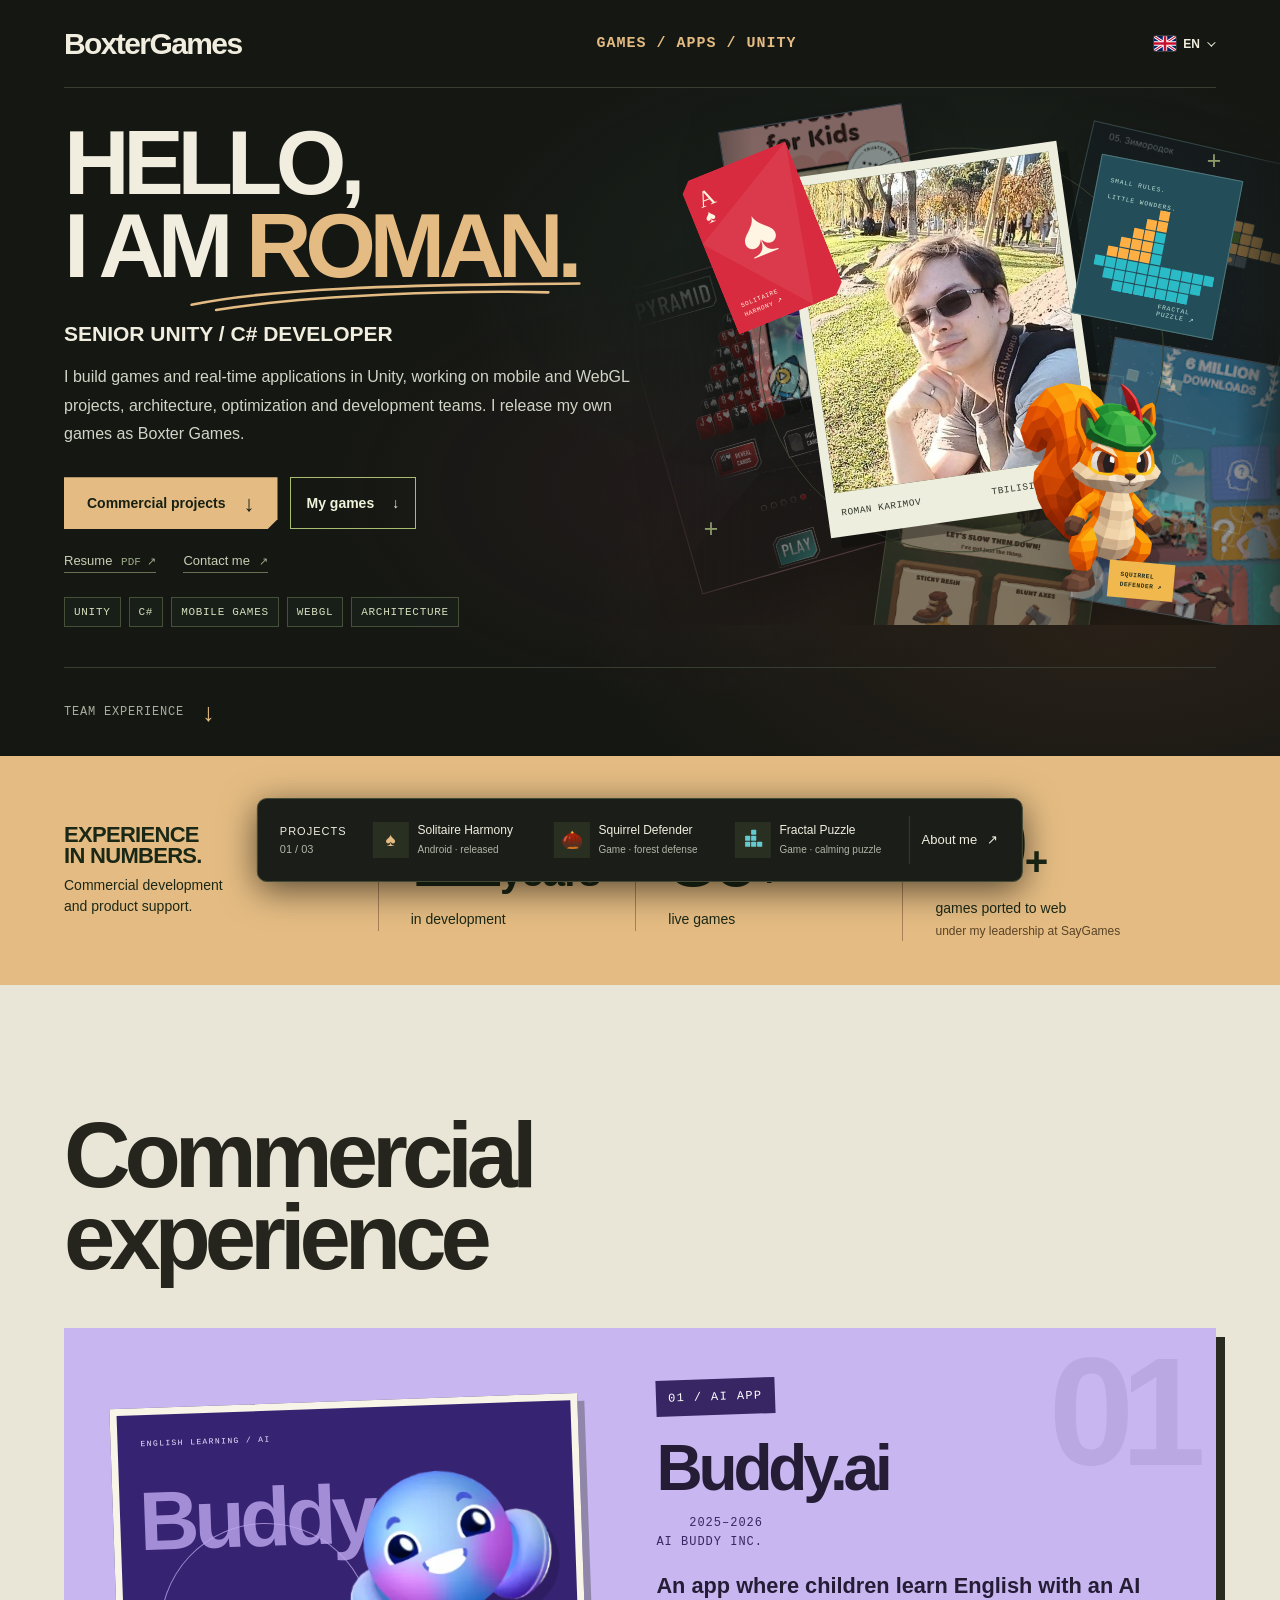
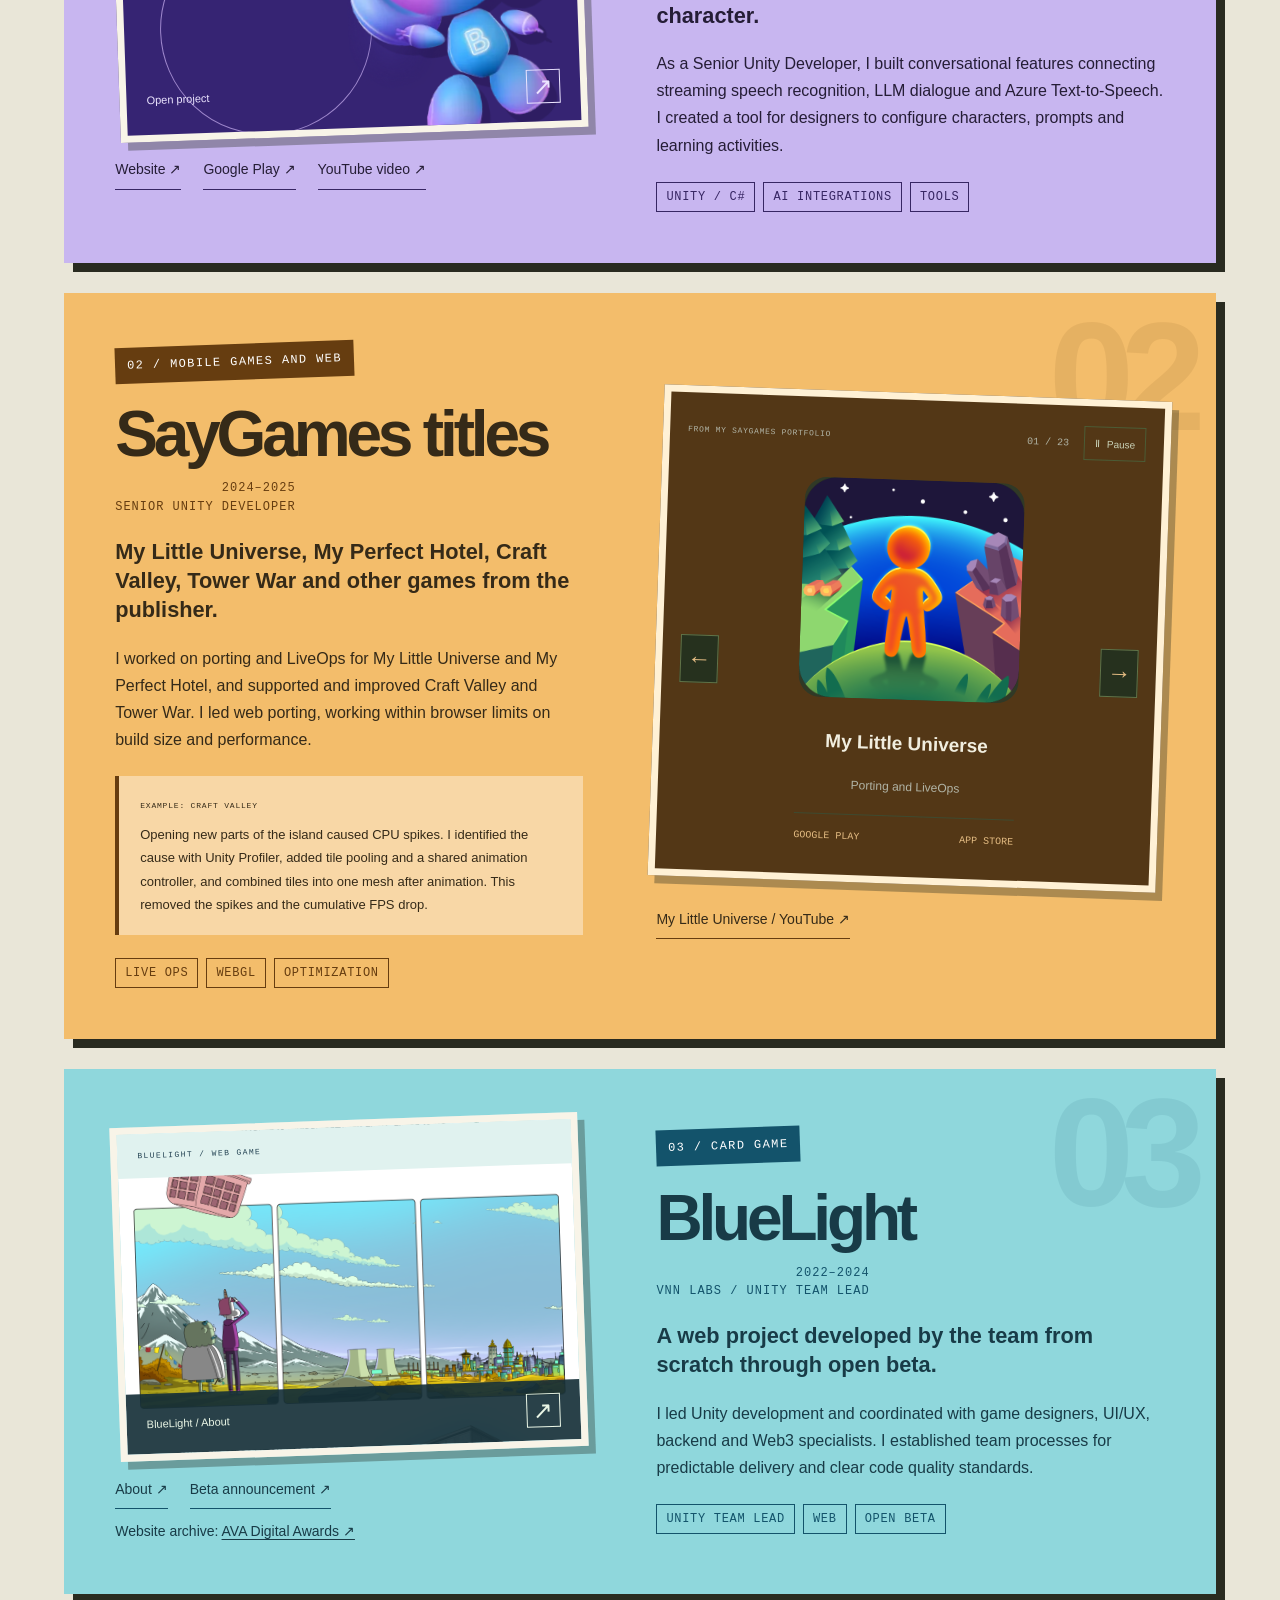
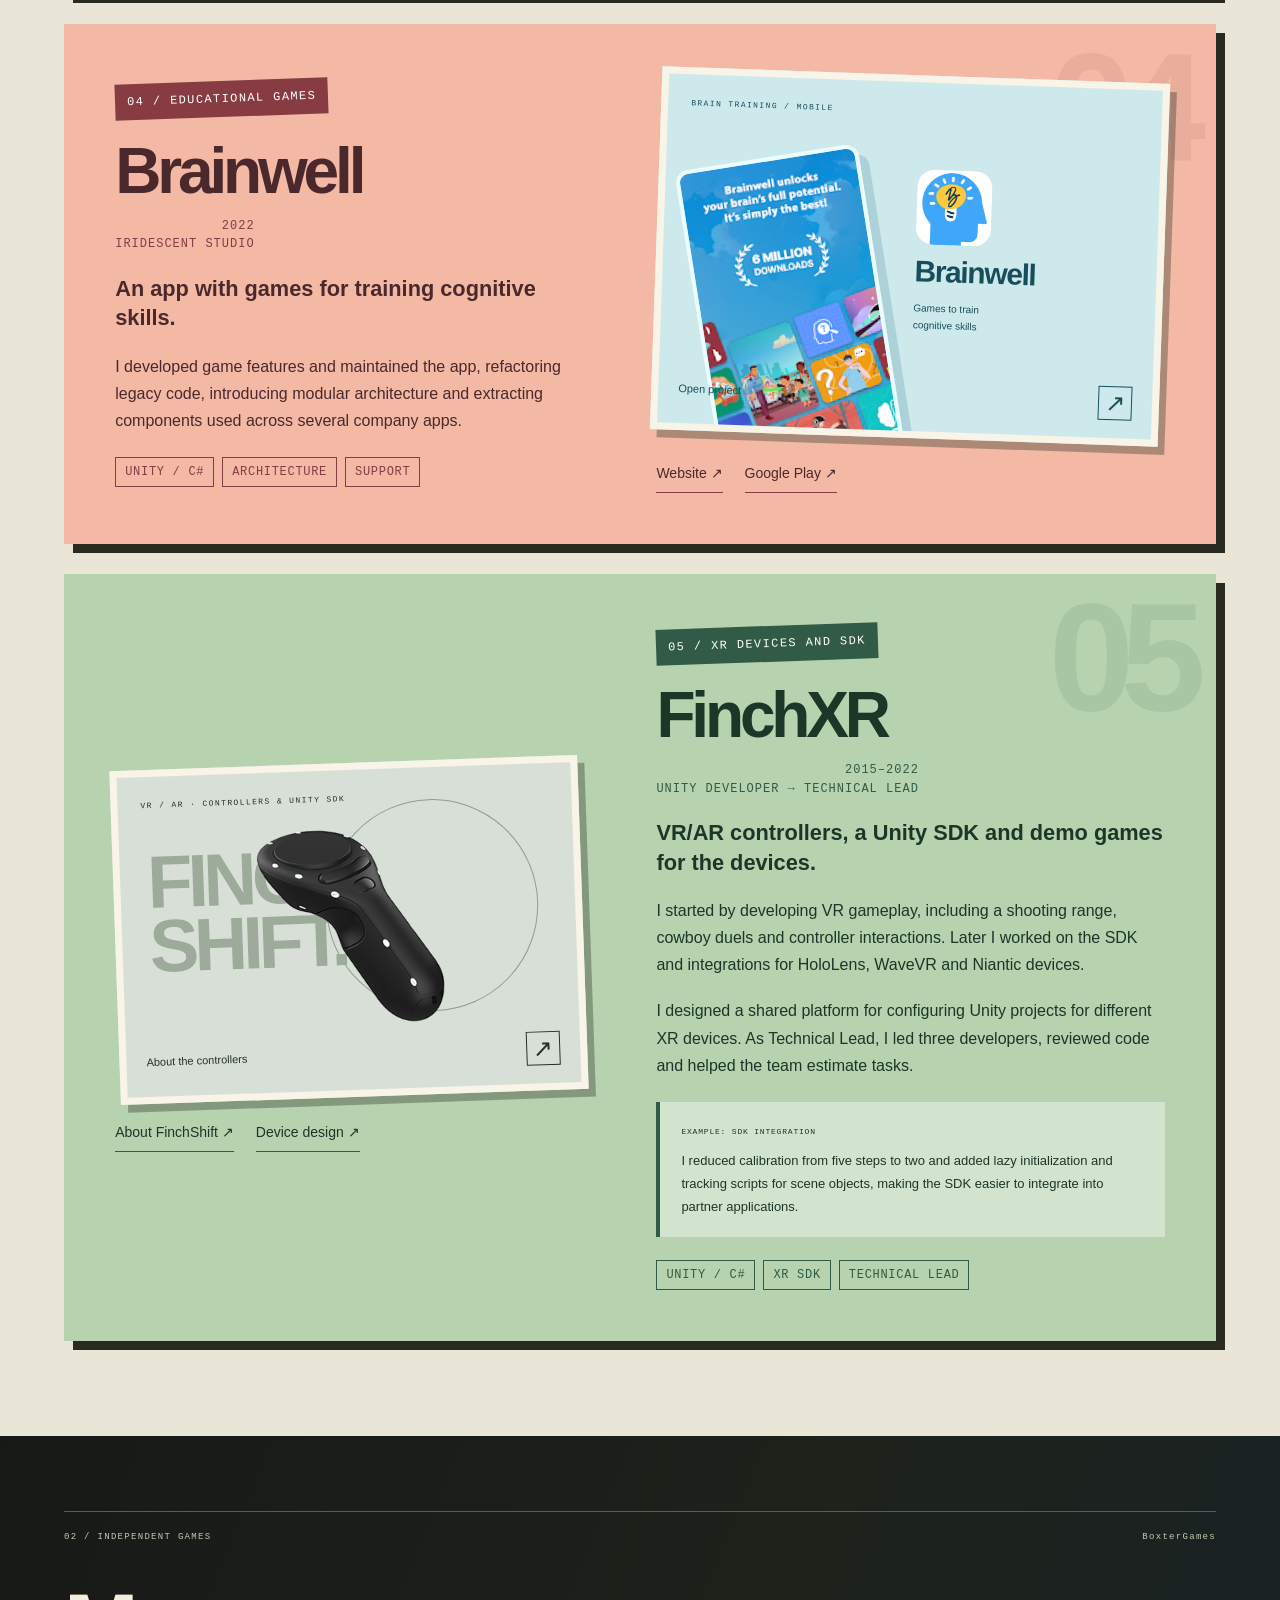
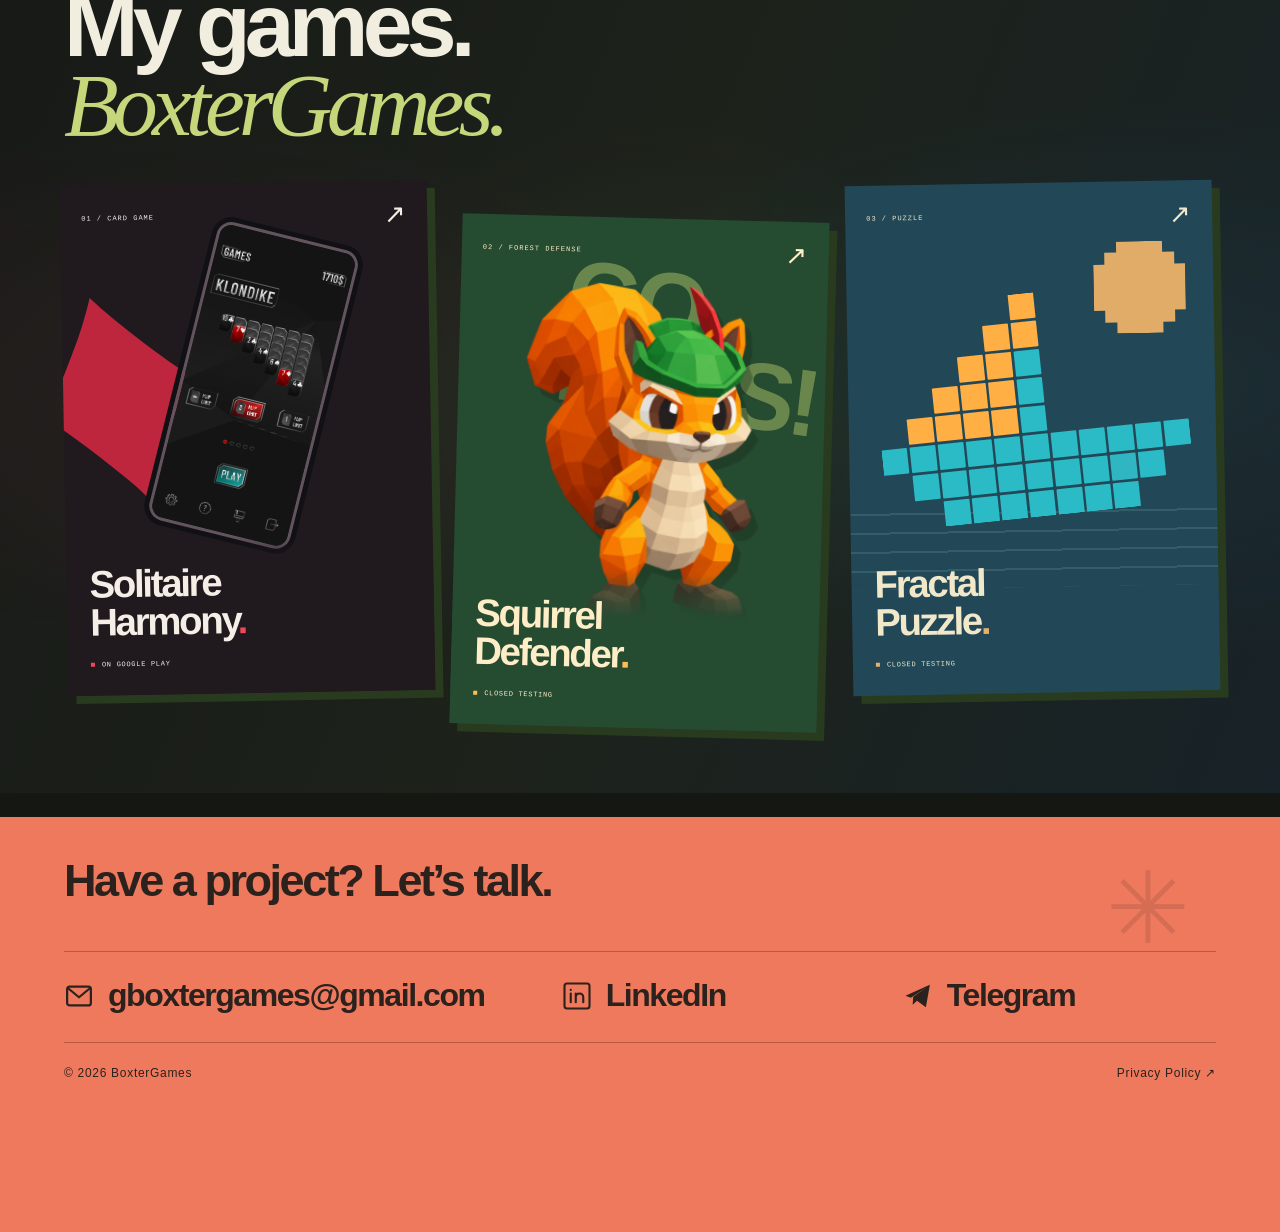
<file: index.html>
<!doctype html>
<html lang="en">
<head>
  <meta charset="utf-8">
  <meta name="viewport" content="width=device-width, initial-scale=1">
  <meta name="robots" content="noindex">
  <title>BoxterGames — redirecting</title>
  <script>
    (() => {
      let preference = null;
      try { preference = localStorage.getItem('portfolio-language'); } catch (_) {}

      const language = preference === 'ru' || preference === 'en'
        ? preference
        : (/^ru(?:-|$)/i.test(navigator.language || '') ? 'ru' : 'en');
      const project = /^#project\/[\w-]+$/.test(location.hash);
      const target = project
        ? (language === 'en' ? 'index.en.html' : 'projects.html')
        : (language === 'en' ? 'about.en.html' : 'about.html');
      location.replace(target + location.search + location.hash);
    })();
  </script>
</head>
<body>
  <p>Redirecting to BoxterGames… <a href="about.html">Continue to the website</a>.</p>
</body>
</html>
</file>
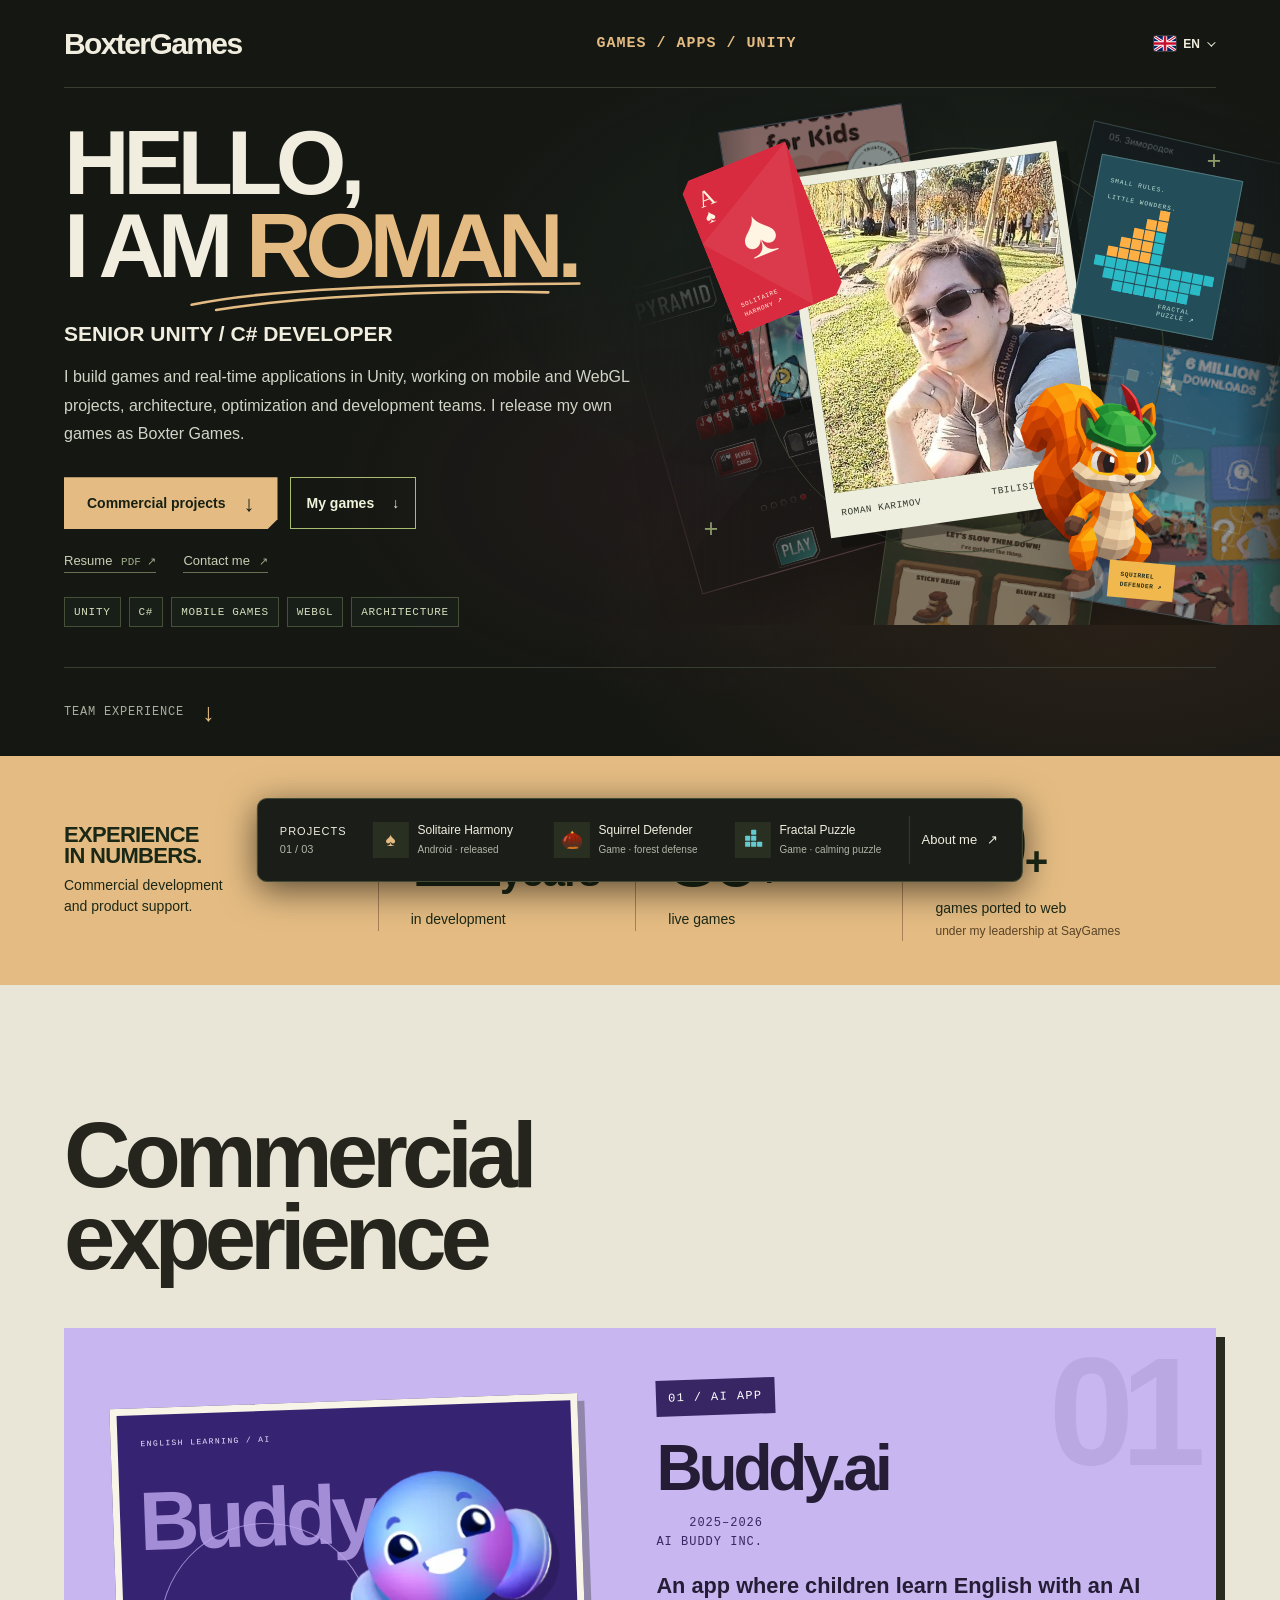
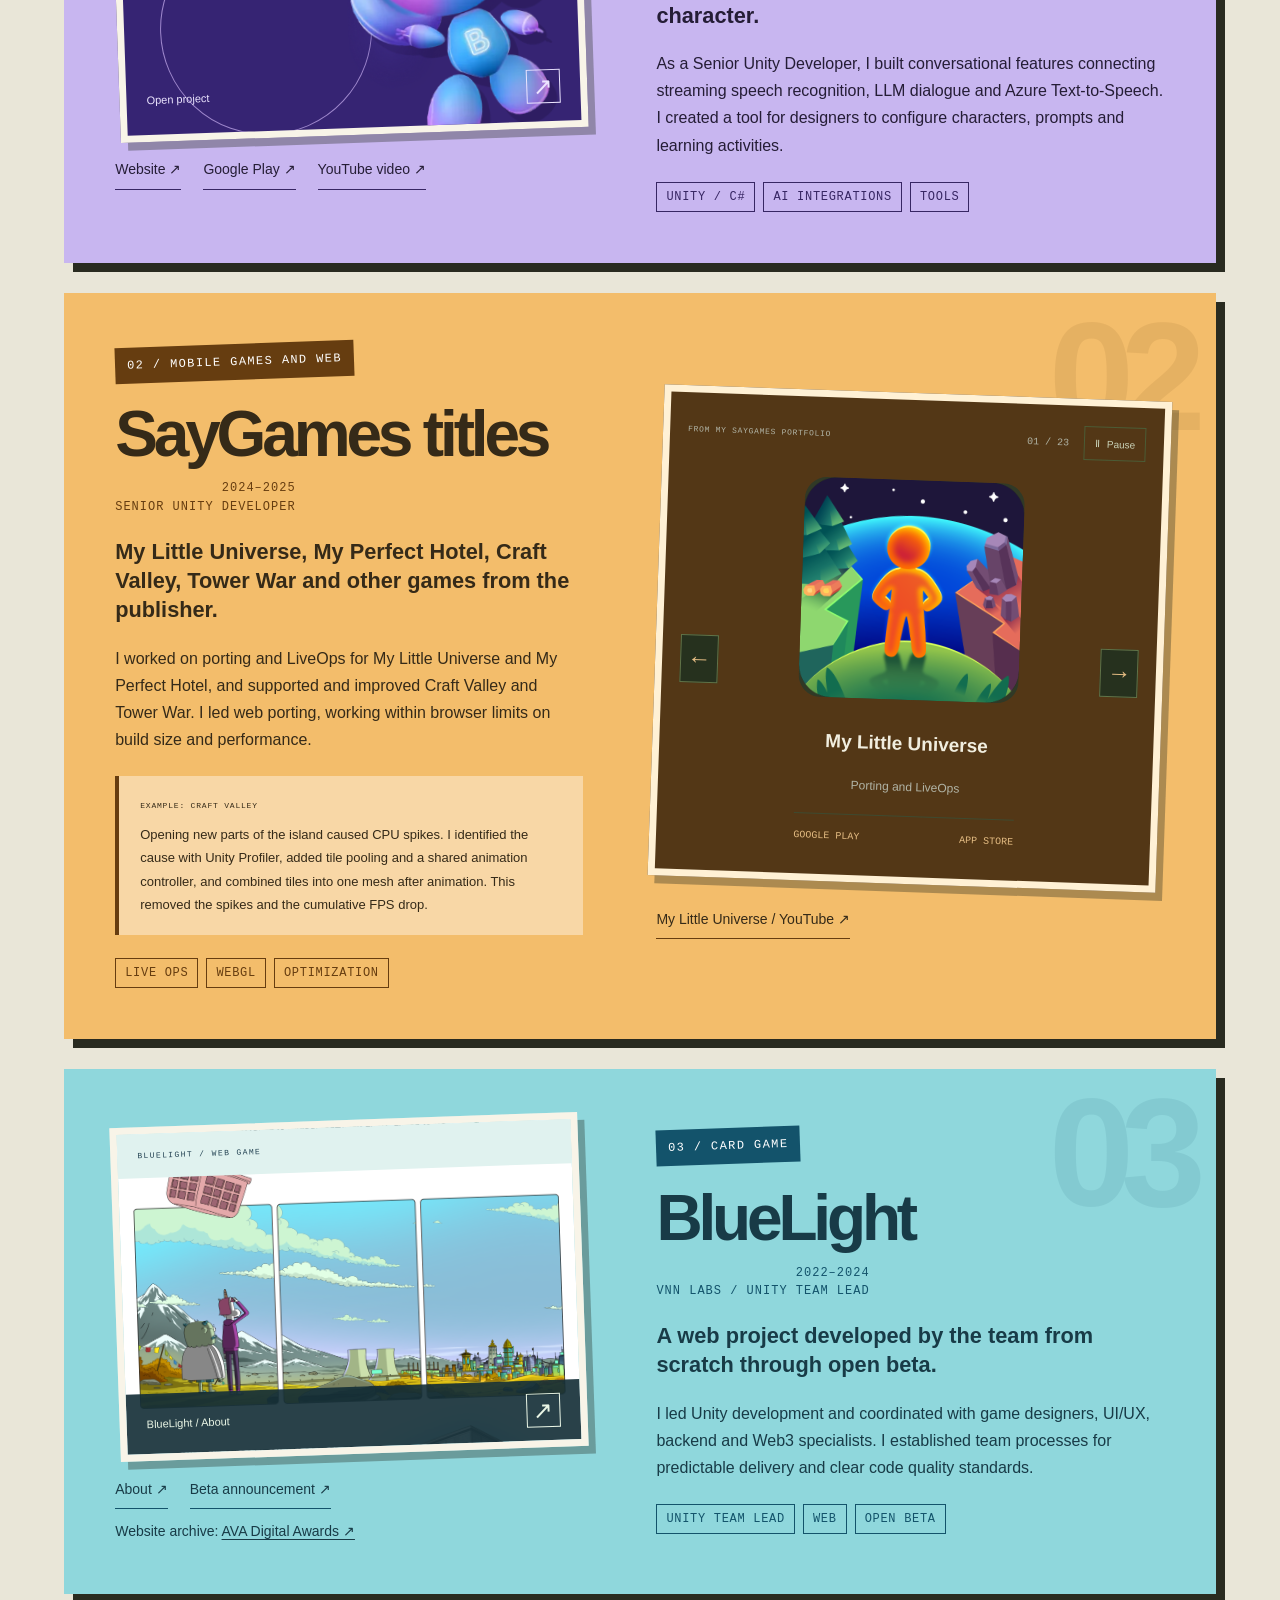
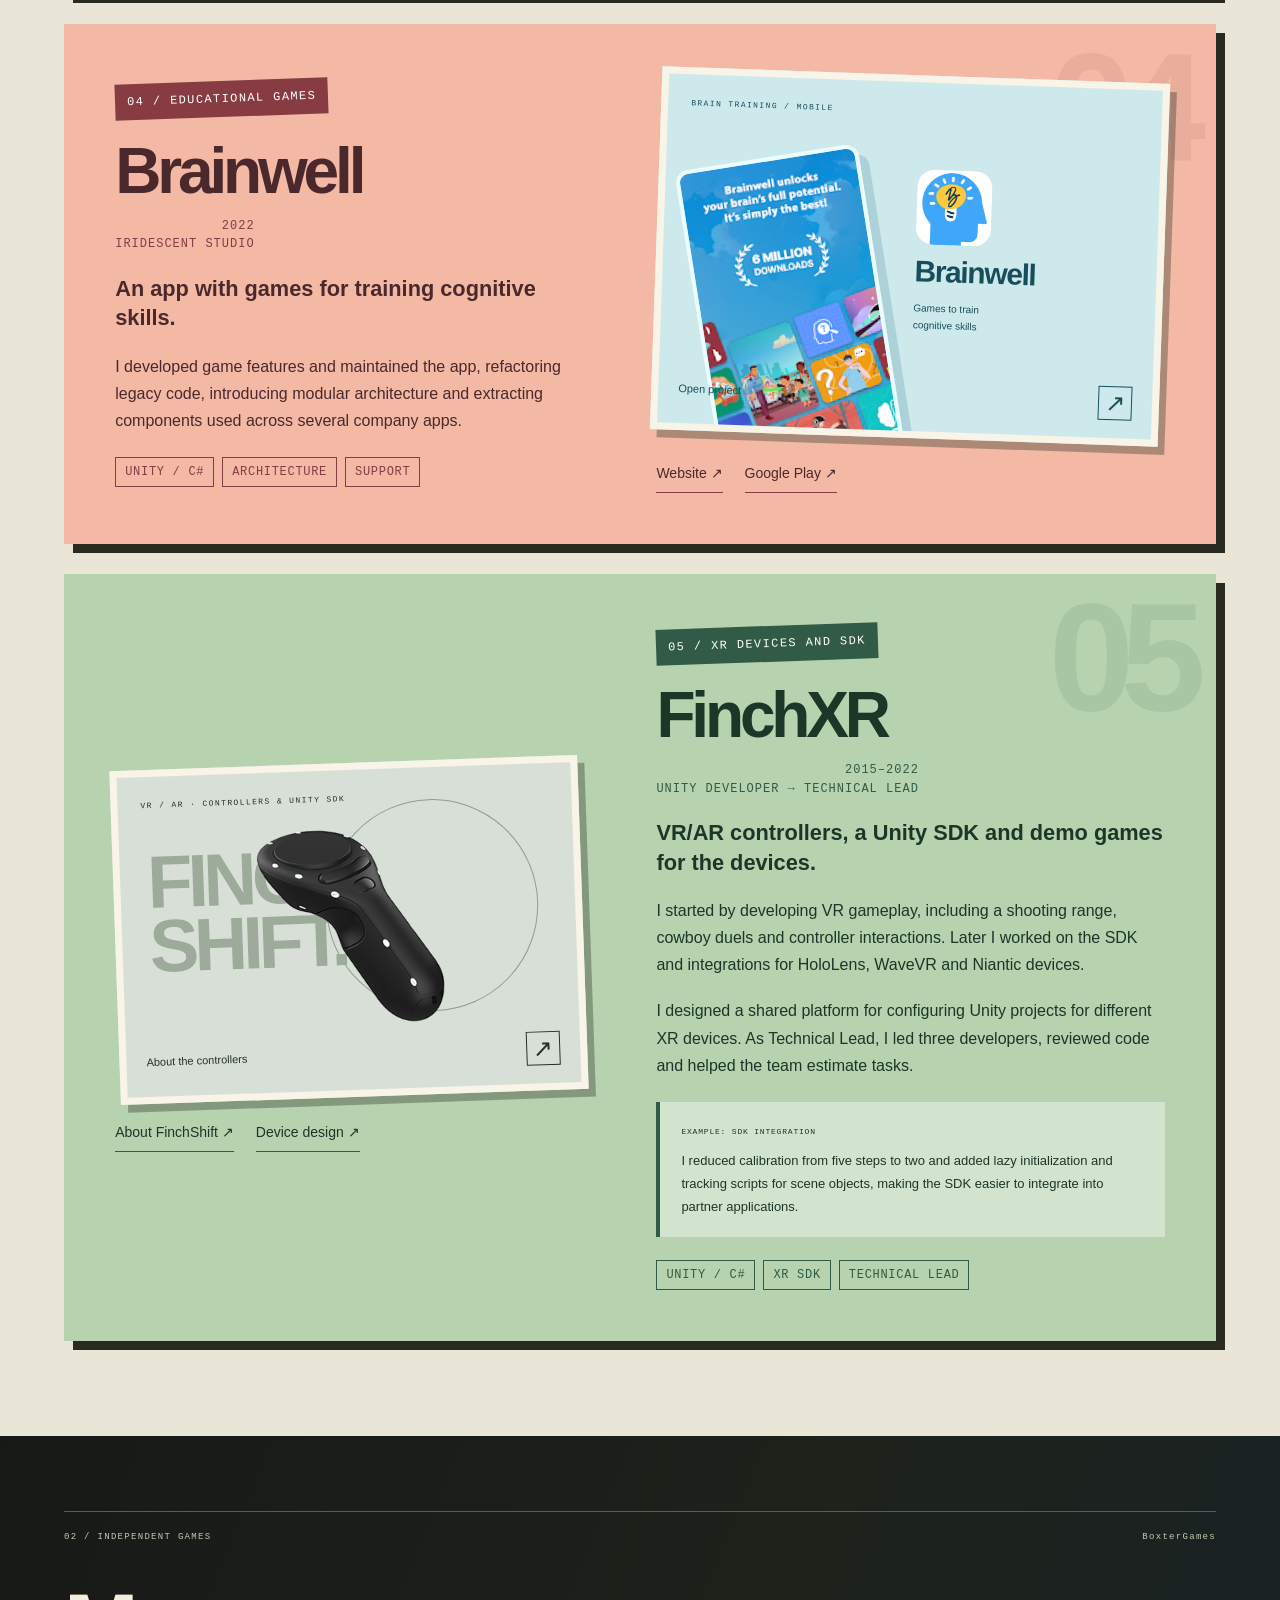
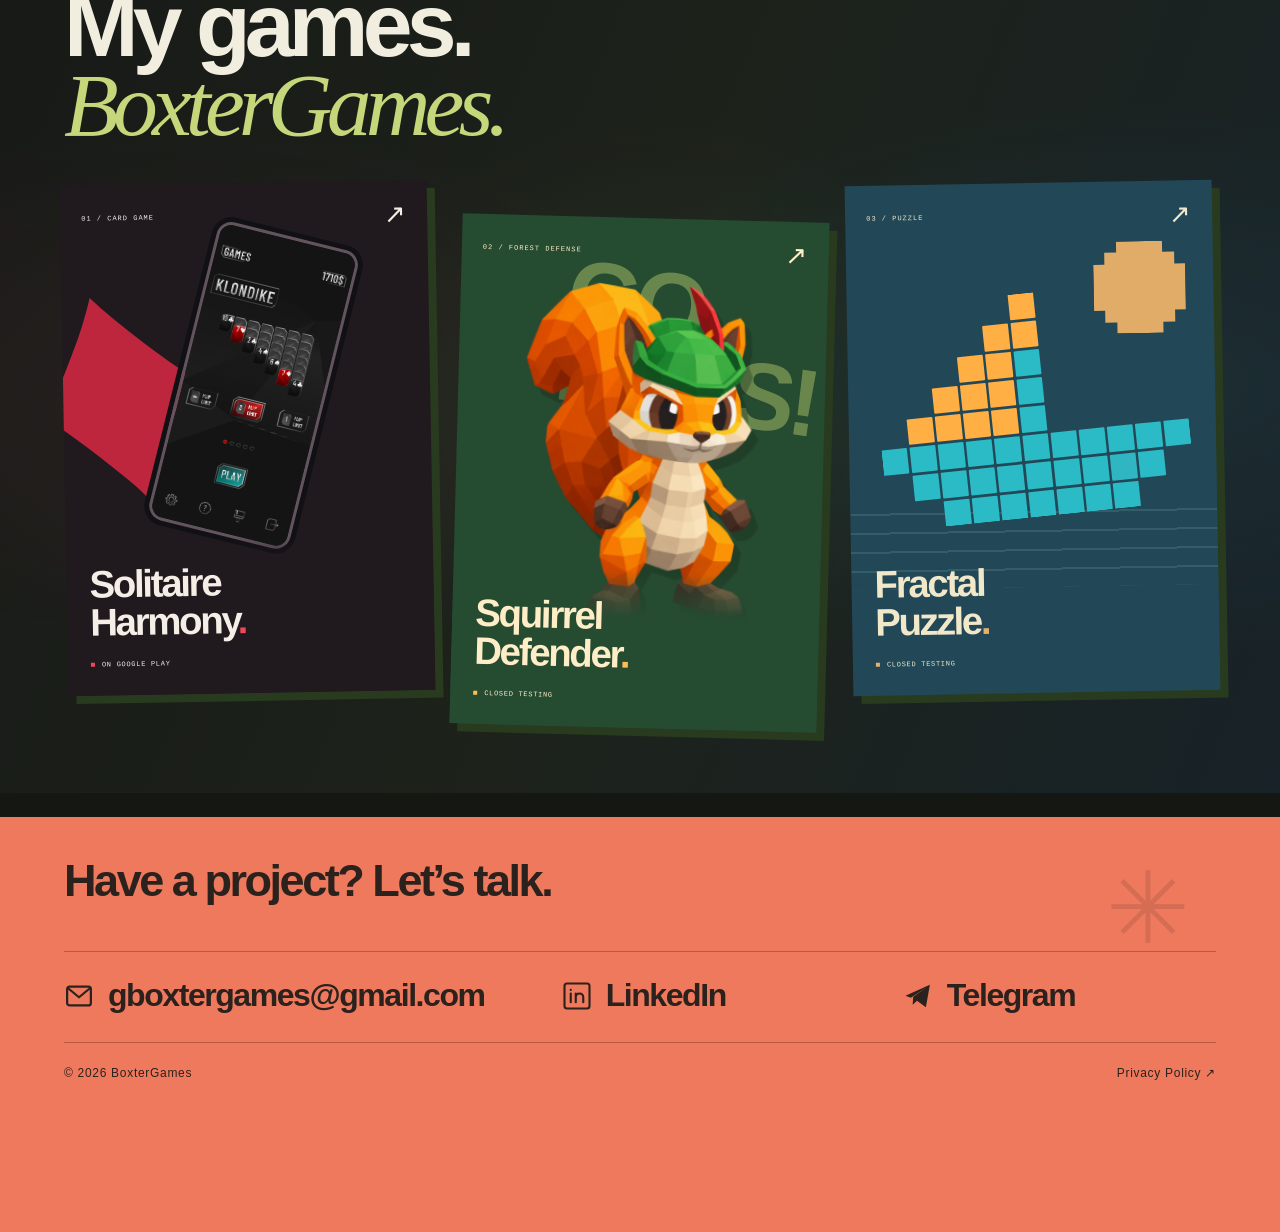
<file: about.en.html>
<!doctype html>
<html lang="en">
<head>
  <meta charset="utf-8">
  <meta name="viewport" content="width=device-width, initial-scale=1">
  <meta name="theme-color" content="#151713">
  <meta name="description" content="Roman Karimov is a Senior Unity / C# Developer and the creator of BoxterGames, with 12 years of experience in mobile games, WebGL, AI integrations and independent projects.">
  <title>Roman Karimov — About / BoxterGames</title>
  <link rel="stylesheet" href="styles.css?v=flags-2">
  <script src="language.js?v=routes-2"></script>
  <link rel="stylesheet" href="about.css">
  <script src="about.en.js" defer></script>
</head>
<body class="about-page">
  <a class="skip-link" href="#main">Skip to content</a>
  <header class="header">
    <a class="wordmark brand-name" href="index.html" aria-label="BoxterGames — projects">BoxterGames</a>
    <span class="about-header-role">GAMES / APPS / UNITY</span>
    <details class="language-switch"><summary aria-label="Language: English"><svg class="language-flag" width="22" height="15" aria-hidden="true" focusable="false" xmlns="http://www.w3.org/2000/svg" viewBox="0 0 60 40"><path fill="#012169" d="M0 0h60v40H0z"/><path stroke="#fff" stroke-width="8" d="m0 0 60 40M60 0 0 40"/><path stroke="#c8102e" stroke-width="3" d="m0 0 60 40M60 0 0 40"/><path stroke="#fff" stroke-width="12" d="M30 0v40M0 20h60"/><path stroke="#c8102e" stroke-width="7" d="M30 0v40M0 20h60"/></svg><span>EN</span><span class="language-arrow" aria-hidden="true"></span></summary><nav class="language-options" aria-label="Language"><a href="about.html" data-language="ru" lang="ru"><svg class="language-flag" width="22" height="15" aria-hidden="true" focusable="false" xmlns="http://www.w3.org/2000/svg" viewBox="0 0 30 20"><path fill="#fff" d="M0 0h30v20H0z"/><path fill="#0039a6" d="M0 6.67h30v6.66H0z"/><path fill="#d52b1e" d="M0 13.33h30V20H0z"/></svg>Русский</a><a href="about.en.html" data-language="en" lang="en" aria-current="true"><svg class="language-flag" width="22" height="15" aria-hidden="true" focusable="false" xmlns="http://www.w3.org/2000/svg" viewBox="0 0 60 40"><path fill="#012169" d="M0 0h60v40H0z"/><path stroke="#fff" stroke-width="8" d="m0 0 60 40M60 0 0 40"/><path stroke="#c8102e" stroke-width="3" d="m0 0 60 40M60 0 0 40"/><path stroke="#fff" stroke-width="12" d="M30 0v40M0 20h60"/><path stroke="#c8102e" stroke-width="7" d="M30 0v40M0 20h60"/></svg>English</a></nav></details>
  </header>
  <main id="main" tabindex="-1">
    <section class="ab-hero" aria-labelledby="about-title">
      
      <div class="ab-hero-grid">
        <div class="ab-intro">
          <h1 id="about-title">HELLO,<br>I AM <span>ROMAN.</span><svg class="ab-name-line" viewBox="0 0 460 26" fill="none" aria-hidden="true"><path d="M5 17C90 2 237 2 452 8M33 24C146 10 315 11 416 17" stroke="currentColor" stroke-width="3" stroke-linecap="round"/></svg></h1>
          <p class="ab-lead">SENIOR UNITY / C# DEVELOPER</p>
          <p class="ab-description">I build games and real-time applications in Unity, working on mobile and WebGL projects, architecture, optimization and development teams. I release my own games as Boxter Games.</p>
          <div class="ab-actions"><a class="ab-button" href="#experience">Commercial projects <span aria-hidden="true">↓</span></a><a class="ab-experience-cta" href="#my-games">My games <span aria-hidden="true">↓</span></a></div>
          <div class="ab-hero-links"><a href="assets/Roman_Karimov_Resume.pdf" download>Resume <span>PDF ↗</span></a><a href="mailto:gboxtergames@gmail.com">Contact me <span aria-hidden="true">↗</span></a></div>
          <div class="ab-hero-tags" aria-label="Areas of expertise"><span>UNITY</span><span>C#</span><span>MOBILE GAMES</span><span>WEBGL</span><span>ARCHITECTURE</span></div>
        </div>
        <div class="ab-world" aria-label="Roman and three of his game worlds">
          <div class="ab-collage" aria-hidden="true"><div class="ab-collage-panel ab-collage-solitaire"><img src="projects/solitaire-harmony/assets/screen-03.webp" alt=""></div><div class="ab-collage-panel ab-collage-fractal"><img src="projects/fractal-puzzle/assets/screen-08.webp" alt=""></div><div class="ab-collage-panel ab-collage-squirrel"><img src="projects/squirreldefender/assets/screen-10.webp" alt=""></div><div class="ab-collage-panel ab-collage-buddy"><img src="assets/work/buddy-screen.png" alt=""></div><div class="ab-collage-panel ab-collage-brainwell"><img src="assets/work/brainwell-screen.png" alt=""></div></div><div class="ab-orbit" aria-hidden="true"></div><div class="ab-orbit ab-orbit-two" aria-hidden="true"></div>
          <span class="ab-world-cross ab-cross-one" aria-hidden="true">+</span><span class="ab-world-cross ab-cross-two" aria-hidden="true">+</span>
          <a class="ab-ace" href="index.html#project/solitaire-harmony" aria-label="View Solitaire Harmony"><span>A<small>♠</small></span><b aria-hidden="true">♠</b><span class="ab-ace-name">SOLITAIRE<br>HARMONY ↗</span></a>
          <figure class="ab-portrait"><div class="ab-portrait-image"><img src="assets/roman-karimov.jpg" alt="Roman Karimov" width="600" height="600" fetchpriority="high"></div><figcaption><span>ROMAN KARIMOV</span><span>TBILISI, GEORGIA</span></figcaption></figure>
          <a class="ab-boat" href="index.html#project/fractal-puzzle" aria-label="View Fractal Puzzle"><span>SMALL RULES.<br>LITTLE WONDERS.</span><img src="projects/fractal-puzzle/assets/boat.svg" alt="" width="896" height="650"><b>FRACTAL PUZZLE ↗</b></a>
          <a class="ab-squirrel" href="index.html#project/squirreldefender" aria-label="View Squirrel Defender"><img src="projects/squirreldefender/assets/hero-squirrel.png" alt="Squirrel from Squirrel Defender" width="600" height="800"><span>SQUIRREL<br>DEFENDER ↗</span></a>
        </div>
      </div>
      <div class="ab-hero-bottom"><a href="#experience">TEAM EXPERIENCE <span aria-hidden="true">↓</span></a></div>
    </section>
    <section class="ab-proof" aria-label="Experience in numbers">
      <div class="ab-proof-intro"><span>EXPERIENCE<br>IN NUMBERS.</span><p>Commercial development<br>and product support.</p></div>
      <div><strong>12<span>years</span></strong><p>in development</p></div><div><strong>30<span>+</span></strong><p>live games</p></div><div><strong>10<span>+</span></strong><p>games ported to web<br><span>under my leadership at SayGames</span></p></div>
    </section>
    <section class="ab-experience ab-section" id="experience" aria-labelledby="experience-title">
      <header class="ab-experience-heading ab-experience-header"><h2 id="experience-title">Commercial experience</h2></header>
      <div class="ab-jobs"><article class="ab-job" id="work-buddy"><div class="ab-job-media"><a class="ab-work-cover ab-cover-buddy" href="https://buddy.ai/en/english-for-kids" target="_blank" rel="noopener noreferrer" aria-label="Open project Buddy.ai"><span class="ab-cover-kicker">ENGLISH LEARNING / AI</span><span class="ab-cover-word" aria-hidden="true">Buddy.ai</span><img src="assets/work/buddy-character.webp" alt="Buddy, the AI character from the English learning app" width="296" height="392" loading="lazy"><span class="ab-cover-open">Open project <b aria-hidden="true">↗</b></span></a><div class="ab-project-links"><a href="https://buddy.ai/en/english-for-kids" target="_blank" rel="noopener noreferrer">Website ↗</a><a href="https://play.google.com/store/apps/details?id=ai.mybuddy.talkingflashcards_new" target="_blank" rel="noopener noreferrer">Google Play ↗</a><a href="https://www.youtube.com/watch?v=9JaY2QpjAI8" target="_blank" rel="noopener noreferrer">YouTube video ↗</a></div></div><div class="ab-job-content"><span class="ab-job-number">01 / AI APP</span><div class="ab-work-title"><h3>Buddy.ai</h3><span>2025–2026<br>AI BUDDY INC.</span></div><p class="ab-work-context">An app where children learn English with an AI character.</p><p>As a Senior Unity Developer, I built conversational features connecting streaming speech recognition, LLM dialogue and Azure Text-to-Speech. I created a tool for designers to configure characters, prompts and learning activities.</p><div class="ab-tags"><span>UNITY / C#</span><span>AI INTEGRATIONS</span><span>TOOLS</span></div></div></article>
<article class="ab-job" id="work-saygames"><div class="ab-job-media"><section class="ab-carousel ab-carousel-single" id="saygames" data-carousel role="region" aria-roledescription="carousel" aria-label="SayGames titles I worked on"><div class="ab-carousel-heading"><span>FROM MY SAYGAMES PORTFOLIO</span><div class="ab-carousel-status"><span class="ab-carousel-counter" data-carousel-counter aria-live="off" aria-atomic="true">01 / 23</span><button class="ab-carousel-pause" type="button" data-carousel-pause aria-pressed="false" aria-label="Pause automatic scrolling" hidden><span aria-hidden="true">Ⅱ</span> Pause</button></div></div><div class="ab-carousel-stage"><button class="ab-carousel-side ab-carousel-previous" type="button" data-carousel-prev aria-label="Previous SayGames title" aria-controls="saygames-track" hidden>←</button><ol class="ab-carousel-track" id="saygames-track" data-carousel-track tabindex="0" aria-label="SayGames titles: use the arrows or swipe"><li class="ab-carousel-item"><div class="ab-carousel-card"><img src="assets/saygames/com-savetheworld-game.png" alt="" width="160" height="160" loading="lazy"><strong>My Little Universe</strong><small>Porting and LiveOps</small><div class="ab-carousel-stores"><a href="https://play.google.com/store/apps/details?id=com.savetheworld.game&amp;hl=en" target="_blank" rel="noopener noreferrer">GOOGLE PLAY</a><a href="https://apps.apple.com/us/app/my-little-universe/id1586304393" target="_blank" rel="noopener noreferrer">APP STORE</a></div></div></li>
<li class="ab-carousel-item"><div class="ab-carousel-card"><img src="assets/saygames/com-master-hotelmaster.png" alt="" width="160" height="160" loading="lazy"><strong>My Perfect Hotel</strong><small>Porting and LiveOps</small><div class="ab-carousel-stores"><a href="https://play.google.com/store/apps/details?id=com.master.hotelmaster&amp;hl=en" target="_blank" rel="noopener noreferrer">GOOGLE PLAY</a><a href="https://apps.apple.com/us/app/my-perfect-hotel/id1635760774" target="_blank" rel="noopener noreferrer">APP STORE</a></div></div></li>
<li class="ab-carousel-item"><div class="ab-carousel-card"><img src="assets/saygames/com-arcade-mine.png" alt="" width="160" height="160" loading="lazy"><strong>Craft Valley — Building Game</strong><small>Support and improvements</small><div class="ab-carousel-stores"><a href="https://play.google.com/store/apps/details?id=com.arcade.mine&amp;hl=en" target="_blank" rel="noopener noreferrer">GOOGLE PLAY</a><a href="https://apps.apple.com/us/app/craft-valley-building-game/id1638705343" target="_blank" rel="noopener noreferrer">APP STORE</a></div></div></li>
<li class="ab-carousel-item"><div class="ab-carousel-card"><img src="assets/saygames/games-vaveda-militaryoverturn.png" alt="" width="160" height="160" loading="lazy"><strong>Tower War — Tactical Conquest</strong><small>Support and improvements</small><div class="ab-carousel-stores"><a href="https://play.google.com/store/apps/details?id=games.vaveda.militaryoverturn&amp;hl=en" target="_blank" rel="noopener noreferrer">GOOGLE PLAY</a><a href="https://apps.apple.com/us/app/tower-war-tactical-conquest/id1579356887" target="_blank" rel="noopener noreferrer">APP STORE</a></div></div></li>
<li class="ab-carousel-item"><div class="ab-carousel-card"><img src="assets/saygames/com-time-trigger.png" alt="" width="160" height="160" loading="lazy"><strong>Johnny Trigger: Action Shooter</strong><small>Support and improvements</small><div class="ab-carousel-stores"><a href="https://play.google.com/store/apps/details?id=com.time.trigger&amp;hl=en" target="_blank" rel="noopener noreferrer">GOOGLE PLAY</a><a href="https://apps.apple.com/us/app/johnny-trigger/id1491328118" target="_blank" rel="noopener noreferrer">APP STORE</a></div></div></li>
<li class="ab-carousel-item"><div class="ab-carousel-card"><img src="assets/saygames/com-twist-hit.png" alt="" width="160" height="160" loading="lazy"><strong>Twist Hit!</strong><small>Support and improvements</small><div class="ab-carousel-stores"><a href="https://play.google.com/store/apps/details?id=com.twist.hit&amp;hl=en" target="_blank" rel="noopener noreferrer">GOOGLE PLAY</a><a href="https://apps.apple.com/us/app/twist-hit/id1443525538" target="_blank" rel="noopener noreferrer">APP STORE</a></div></div></li>
<li class="ab-carousel-item"><div class="ab-carousel-card"><img src="assets/saygames/com-water-balls.png" alt="" width="160" height="160" loading="lazy"><strong>Sand Balls — Puzzle Game</strong><small>Porting and LiveOps</small><div class="ab-carousel-stores"><a href="https://play.google.com/store/apps/details?id=com.water.balls&amp;hl=en" target="_blank" rel="noopener noreferrer">GOOGLE PLAY</a><a href="https://apps.apple.com/us/app/sand-balls-digger-puzzle/id1474046667" target="_blank" rel="noopener noreferrer">APP STORE</a></div></div></li>
<li class="ab-carousel-item"><div class="ab-carousel-card"><img src="assets/saygames/com-jtsniper-game.png" alt="" width="160" height="160" loading="lazy"><strong>Johnny Trigger — Sniper Game</strong><small>Porting and LiveOps</small><div class="ab-carousel-stores"><a href="https://play.google.com/store/apps/details?id=com.jtsniper.game&amp;hl=en" target="_blank" rel="noopener noreferrer">GOOGLE PLAY</a><a href="https://apps.apple.com/us/app/johnny-trigger-sniper/id1517806621" target="_blank" rel="noopener noreferrer">APP STORE</a></div></div></li>
<li class="ab-carousel-item"><div class="ab-carousel-card"><img src="assets/saygames/com-rage-road.png" alt="" width="160" height="160" loading="lazy"><strong>Rage Road — Car Shooting Game</strong><small>Porting and LiveOps</small><div class="ab-carousel-stores"><a href="https://play.google.com/store/apps/details?id=com.rage.road&amp;hl=en" target="_blank" rel="noopener noreferrer">GOOGLE PLAY</a><a href="https://apps.apple.com/us/app/rage-road-car-shooting/id1505744884" target="_blank" rel="noopener noreferrer">APP STORE</a></div></div></li>
<li class="ab-carousel-item"><div class="ab-carousel-card"><img src="assets/saygames/com-agent-action.png" alt="" width="160" height="160" loading="lazy"><strong>Agent Action — Spy Shooter</strong><small>Porting and LiveOps</small><div class="ab-carousel-stores"><a href="https://play.google.com/store/apps/details?id=com.agent.action&amp;hl=en" target="_blank" rel="noopener noreferrer">GOOGLE PLAY</a><a href="https://apps.apple.com/us/app/agent-action-spy-shooter/id1496621735" target="_blank" rel="noopener noreferrer">APP STORE</a></div></div></li>
<li class="ab-carousel-item"><div class="ab-carousel-card"><img src="assets/saygames/com-rescue-agent.png" alt="" width="160" height="160" loading="lazy"><strong>Helicopter Escape 3D</strong><small>Porting and LiveOps</small><div class="ab-carousel-stores"><a href="https://play.google.com/store/apps/details?id=com.rescue.agent&amp;hl=en" target="_blank" rel="noopener noreferrer">GOOGLE PLAY</a><a href="https://apps.apple.com/us/app/helicopter-escape-3d/id1561810786" target="_blank" rel="noopener noreferrer">APP STORE</a></div></div></li>
<li class="ab-carousel-item"><div class="ab-carousel-card"><img src="assets/saygames/com-gamepie-airpolice.png" alt="" width="160" height="160" loading="lazy"><strong>HellCopter</strong><small>Porting and LiveOps</small><div class="ab-carousel-stores"><a href="https://play.google.com/store/apps/details?id=com.gamepie.airpolice&amp;hl=en" target="_blank" rel="noopener noreferrer">GOOGLE PLAY</a><a href="https://apps.apple.com/us/app/hellcopter/id1508334081" target="_blank" rel="noopener noreferrer">APP STORE</a></div></div></li>
<li class="ab-carousel-item"><div class="ab-carousel-card"><img src="assets/saygames/com-playstrom-drawonepart.png" alt="" width="160" height="160" loading="lazy"><strong>DOP: Draw One Part</strong><small>Porting and LiveOps</small><div class="ab-carousel-stores"><a href="https://play.google.com/store/apps/details?id=com.playstrom.drawonepart&amp;hl=en" target="_blank" rel="noopener noreferrer">GOOGLE PLAY</a><a href="https://apps.apple.com/us/app/dop-draw-one-part/id1504434984" target="_blank" rel="noopener noreferrer">APP STORE</a></div></div></li>
<li class="ab-carousel-item"><div class="ab-carousel-card"><img src="assets/saygames/com-playstrom-dop2.png" alt="" width="160" height="160" loading="lazy"><strong>DOP 2: Delete One Part</strong><small>Porting and LiveOps</small><div class="ab-carousel-stores"><a href="https://play.google.com/store/apps/details?id=com.playstrom.dop2&amp;hl=en" target="_blank" rel="noopener noreferrer">GOOGLE PLAY</a><a href="https://apps.apple.com/us/app/dop-2-delete-one-part/id1543160727" target="_blank" rel="noopener noreferrer">APP STORE</a></div></div></li>
<li class="ab-carousel-item"><div class="ab-carousel-card"><img src="assets/saygames/com-playstrom-dop3.png" alt="" width="160" height="160" loading="lazy"><strong>DOP 3: Displace One Part</strong><small>Porting and LiveOps</small><div class="ab-carousel-stores"><a href="https://play.google.com/store/apps/details?id=com.playstrom.dop3&amp;hl=en" target="_blank" rel="noopener noreferrer">GOOGLE PLAY</a><a href="https://apps.apple.com/us/app/dop-3-displace-one-part/id1563408990" target="_blank" rel="noopener noreferrer">APP STORE</a></div></div></li>
<li class="ab-carousel-item"><div class="ab-carousel-card"><img src="assets/saygames/com-playstrom-dop4.png" alt="" width="160" height="160" loading="lazy"><strong>DOP 4: Draw One Part</strong><small>Porting and LiveOps</small><div class="ab-carousel-stores"><a href="https://play.google.com/store/apps/details?id=com.playstrom.dop4&amp;hl=en" target="_blank" rel="noopener noreferrer">GOOGLE PLAY</a><a href="https://apps.apple.com/us/app/dop-4-draw-one-part/id1600034464" target="_blank" rel="noopener noreferrer">APP STORE</a></div></div></li>
<li class="ab-carousel-item"><div class="ab-carousel-card"><img src="assets/saygames/com-playstrom-dop5.png" alt="" width="160" height="160" loading="lazy"><strong>DOP 5: Delete One Part</strong><small>Porting and LiveOps</small><div class="ab-carousel-stores"><a href="https://play.google.com/store/apps/details?id=com.playstrom.dop5&amp;hl=en" target="_blank" rel="noopener noreferrer">GOOGLE PLAY</a><a href="https://apps.apple.com/us/app/dop-5-delete-one-part/id1665861079" target="_blank" rel="noopener noreferrer">APP STORE</a></div></div></li>
<li class="ab-carousel-item"><div class="ab-carousel-card"><img src="assets/saygames/com-desert-riders.png" alt="" width="160" height="160" loading="lazy"><strong>Desert Riders: Car Battle Game</strong><small>Porting and LiveOps</small><div class="ab-carousel-stores"><a href="https://play.google.com/store/apps/details?id=com.desert.riders&amp;hl=en" target="_blank" rel="noopener noreferrer">GOOGLE PLAY</a><a href="https://apps.apple.com/us/app/desert-riders-wasteland-cars/id1516289529" target="_blank" rel="noopener noreferrer">APP STORE</a></div></div></li>
<li class="ab-carousel-item"><div class="ab-carousel-card"><img src="assets/saygames/com-kadka-forknsausage.png" alt="" width="160" height="160" loading="lazy"><strong>Fork N Sausage</strong><small>Porting and LiveOps</small><div class="ab-carousel-stores"><a href="https://play.google.com/store/apps/details?id=com.kadka.forknsausage&amp;hl=en" target="_blank" rel="noopener noreferrer">GOOGLE PLAY</a><a href="https://apps.apple.com/us/app/fork-n-sausage/id1448360185" target="_blank" rel="noopener noreferrer">APP STORE</a></div></div></li>
<li class="ab-carousel-item"><div class="ab-carousel-card"><img src="assets/saygames/com-shape-change.png" alt="" width="160" height="160" loading="lazy"><strong>Jelly Shift — Obstacle Course</strong><small>Porting and LiveOps</small><div class="ab-carousel-stores"><a href="https://play.google.com/store/apps/details?id=com.shape.change&amp;hl=en" target="_blank" rel="noopener noreferrer">GOOGLE PLAY</a><a href="https://apps.apple.com/us/app/jelly-shift-obstacle-course/id1467252438" target="_blank" rel="noopener noreferrer">APP STORE</a></div></div></li>
<li class="ab-carousel-item"><div class="ab-carousel-card"><img src="assets/saygames/com-turbo-stars.png" alt="" width="160" height="160" loading="lazy"><strong>Turbo Stars — Rival Racing</strong><small>Porting and LiveOps</small><div class="ab-carousel-stores"><a href="https://play.google.com/store/apps/details?id=com.turbo.stars&amp;hl=en" target="_blank" rel="noopener noreferrer">GOOGLE PLAY</a><a href="https://apps.apple.com/us/app/turbo-stars-epic-racing/id1480731374" target="_blank" rel="noopener noreferrer">APP STORE</a></div></div></li>
<li class="ab-carousel-item"><div class="ab-carousel-card"><img src="assets/saygames/com-battle-disc.png" alt="" width="160" height="160" loading="lazy"><strong>Battle Disc</strong><small>Porting and LiveOps</small><div class="ab-carousel-stores"><a href="https://play.google.com/store/apps/details?id=com.battle.disc&amp;hl=en" target="_blank" rel="noopener noreferrer">GOOGLE PLAY</a><a href="https://apps.apple.com/us/app/battle-disc/id1468445666" target="_blank" rel="noopener noreferrer">APP STORE</a></div></div></li>
<li class="ab-carousel-item"><div class="ab-carousel-card"><img src="assets/saygames/com-train-taxi.png" alt="" width="160" height="160" loading="lazy"><strong>Train Taxi</strong><small>Porting and LiveOps</small><div class="ab-carousel-stores"><a href="https://play.google.com/store/apps/details?id=com.train.taxi&amp;hl=en" target="_blank" rel="noopener noreferrer">GOOGLE PLAY</a><a href="https://apps.apple.com/us/app/train-taxi/id1466292431" target="_blank" rel="noopener noreferrer">APP STORE</a></div></div></li></ol><button class="ab-carousel-side ab-carousel-next" type="button" data-carousel-next aria-label="Next SayGames title" aria-controls="saygames-track" hidden>→</button></div></section><div class="ab-project-links"><a href="https://www.youtube.com/watch?v=Su7MHPTLzio" target="_blank" rel="noopener noreferrer">My Little Universe / YouTube ↗</a></div></div><div class="ab-job-content"><span class="ab-job-number">02 / MOBILE GAMES AND WEB</span><div class="ab-work-title"><h3>SayGames titles</h3><span>2024–2025<br>SENIOR UNITY DEVELOPER</span></div><p class="ab-work-context">My Little Universe, My Perfect Hotel, Craft Valley, Tower War and other games from the publisher.</p><p>I worked on porting and LiveOps for My Little Universe and My Perfect Hotel, and supported and improved Craft Valley and Tower War. I led web porting, working within browser limits on build size and performance.</p><div class="ab-work-example"><span>EXAMPLE: CRAFT VALLEY</span><p>Opening new parts of the island caused CPU spikes. I identified the cause with Unity Profiler, added tile pooling and a shared animation controller, and combined tiles into one mesh after animation. This removed the spikes and the cumulative FPS drop.</p></div><div class="ab-tags"><span>LIVE OPS</span><span>WEBGL</span><span>OPTIMIZATION</span></div></div></article>
<article class="ab-job" id="work-bluelight"><div class="ab-job-media"><a class="ab-work-cover ab-cover-bluelight" href="https://store.epicgames.com/p/bluelight-faq-53bfd1?lang=en-US" target="_blank" rel="noopener noreferrer" aria-label="Open BlueLight information"><span class="ab-cover-kicker">BLUELIGHT / WEB GAME</span><img src="assets/work/bluelight-1.png" alt="Archived BlueLight website featuring its characters and city" width="1920" height="7151" loading="lazy"><span class="ab-cover-open">BlueLight / About <b aria-hidden="true">↗</b></span></a><div class="ab-project-links"><a href="https://store.epicgames.com/p/bluelight-faq-53bfd1?lang=en-US" target="_blank" rel="noopener noreferrer">About ↗</a><a href="https://www.globenewswire.com/news-release/2023/11/03/2773354/0/en/bluelight-inc-is-pumped-to-announce-the-open-beta-on-a-testnet.html" target="_blank" rel="noopener noreferrer">Beta announcement ↗</a></div><p class="ab-media-credit">Website archive: <a href="https://enter.amcpros.com/ava/entry/bluelight-inc-game/" target="_blank" rel="noopener noreferrer">AVA Digital Awards ↗</a></p></div><div class="ab-job-content"><span class="ab-job-number">03 / CARD GAME</span><div class="ab-work-title"><h3>BlueLight</h3><span>2022–2024<br>VNN LABS / UNITY TEAM LEAD</span></div><p class="ab-work-context">A web project developed by the team from scratch through open beta.</p><p>I led Unity development and coordinated with game designers, UI/UX, backend and Web3 specialists. I established team processes for predictable delivery and clear code quality standards.</p><div class="ab-tags"><span>UNITY TEAM LEAD</span><span>WEB</span><span>OPEN BETA</span></div></div></article>
<article class="ab-job" id="work-brainwell"><div class="ab-job-media"><a class="ab-work-cover ab-cover-brainwell" href="https://brainwell.com/" target="_blank" rel="noopener noreferrer" aria-label="Open project Brainwell"><span class="ab-cover-kicker">BRAIN TRAINING / MOBILE</span><img class="ab-brainwell-screen" src="assets/work/brainwell-screen.png" alt="Official Brainwell game screenshot" width="137" height="296" loading="lazy"><div class="ab-brainwell-brand"><img src="assets/work/brainwell.png" alt="" width="512" height="512" loading="lazy"><strong>Brainwell</strong><span>Games to train<br>cognitive skills</span></div><span class="ab-cover-open">Open project <b aria-hidden="true">↗</b></span></a><div class="ab-project-links"><a href="https://brainwell.com/" target="_blank" rel="noopener noreferrer">Website ↗</a><a href="https://play.google.com/store/apps/details?id=com.monclarity.brainwell" target="_blank" rel="noopener noreferrer">Google Play ↗</a></div></div><div class="ab-job-content"><span class="ab-job-number">04 / EDUCATIONAL GAMES</span><div class="ab-work-title"><h3>Brainwell</h3><span>2022<br>IRIDESCENT STUDIO</span></div><p class="ab-work-context">An app with games for training cognitive skills.</p><p>I developed game features and maintained the app, refactoring legacy code, introducing modular architecture and extracting components used across several company apps.</p><div class="ab-tags"><span>UNITY / C#</span><span>ARCHITECTURE</span><span>SUPPORT</span></div></div></article>
<article class="ab-job" id="work-finch"><div class="ab-job-media"><a class="ab-work-cover ab-cover-finch" href="https://www.prnewswire.com/news-releases/finchshift-controllers-deliver-new-degrees-of-interaction-in-virtual-reality-300772207.html" target="_blank" rel="noopener noreferrer" aria-label="Read about FinchShift controllers"><span class="ab-cover-kicker">VR / AR · CONTROLLERS & UNITY SDK</span><span class="ab-finch-word" aria-hidden="true">FINCH<br>SHIFT.</span><img src="assets/work/finch-controller.png" alt="FinchShift controller" width="600" height="450" loading="lazy"><span class="ab-cover-open">About the controllers <b aria-hidden="true">↗</b></span></a><div class="ab-project-links"><a href="https://www.prnewswire.com/news-releases/finchshift-controllers-deliver-new-degrees-of-interaction-in-virtual-reality-300772207.html" target="_blank" rel="noopener noreferrer">About FinchShift ↗</a><a href="https://www.behance.net/gallery/120859425/Finch-Shift" target="_blank" rel="noopener noreferrer">Device design ↗</a></div></div><div class="ab-job-content"><span class="ab-job-number">05 / XR DEVICES AND SDK</span><div class="ab-work-title"><h3>FinchXR</h3><span>2015–2022<br>UNITY DEVELOPER → TECHNICAL LEAD</span></div><p class="ab-work-context">VR/AR controllers, a Unity SDK and demo games for the devices.</p><p>I started by developing VR gameplay, including a shooting range, cowboy duels and controller interactions. Later I worked on the SDK and integrations for HoloLens, WaveVR and Niantic devices.</p><p>I designed a shared platform for configuring Unity projects for different XR devices. As Technical Lead, I led three developers, reviewed code and helped the team estimate tasks.</p><div class="ab-work-example"><span>EXAMPLE: SDK INTEGRATION</span><p>I reduced calibration from five steps to two and added lazy initialization and tracking scripts for scene objects, making the SDK easier to integrate into partner applications.</p></div><div class="ab-tags"><span>UNITY / C#</span><span>XR SDK</span><span>TECHNICAL LEAD</span></div></div></article></div>
    </section>
    <section class="ab-studio ab-section" id="my-games" aria-labelledby="studio-title">
      <div class="ab-section-top"><span>02 / INDEPENDENT GAMES</span><span>BoxterGames</span></div>
      <div class="ab-studio-heading"><h2 id="studio-title">My games.<br><span>BoxterGames.</span></h2></div>
      <div class="ab-games">
        <a class="ab-game ab-game-solitaire" href="index.html#project/solitaire-harmony"><div class="ab-game-top"><span>01 / CARD GAME</span><span aria-hidden="true">↗</span></div><div class="ab-game-art ab-solitaire-art"><span class="ab-game-suit" aria-hidden="true">♦</span><img src="projects/solitaire-harmony/assets/screen-06.webp" alt="Solitaire Harmony — Klondike mode" width="1080" height="1920" loading="lazy"></div><div class="ab-game-copy"><h3>Solitaire<br>Harmony<span>.</span></h3><p><i></i> ON GOOGLE PLAY</p></div></a>
        <a class="ab-game ab-game-squirrel" href="index.html#project/squirreldefender"><div class="ab-game-top"><span>02 / FOREST DEFENSE</span><span aria-hidden="true">↗</span></div><div class="ab-game-art ab-squirrel-art"><span aria-hidden="true">GO<br>NUTS!</span><img src="projects/squirreldefender/assets/hero-squirrel.png" alt="The squirrel hero of Squirrel Defender" width="600" height="800" loading="lazy"></div><div class="ab-game-copy"><h3>Squirrel<br>Defender<span>.</span></h3><p><i></i> CLOSED TESTING</p></div></a>
        <a class="ab-game ab-game-fractal" href="index.html#project/fractal-puzzle"><div class="ab-game-top"><span>03 / PUZZLE</span><span aria-hidden="true">↗</span></div><div class="ab-game-art ab-fractal-art"><div class="ab-pixel-sun" aria-hidden="true"></div><img src="projects/fractal-puzzle/assets/boat.svg" alt="Boat from Fractal Puzzle" width="896" height="650" loading="lazy"><div class="ab-water" aria-hidden="true"></div></div><div class="ab-game-copy"><h3>Fractal<br>Puzzle<span>.</span></h3><p><i></i> CLOSED TESTING</p></div></a>
      </div>
    </section>
  </main>
  <footer class="ab-contact" aria-labelledby="contact-title"><h2 id="contact-title">Have a project? Let’s talk.</h2><nav class="ab-contact-links" aria-label="Contact"><a href="mailto:gboxtergames@gmail.com"><svg class="ab-contact-icon" viewBox="0 0 24 24" aria-hidden="true"><rect x="2.5" y="4.5" width="19" height="15" rx="2"/><path d="m3.5 6 8.5 7 8.5-7"/></svg>gboxtergames@gmail.com</a><a href="https://linkedin.com/in/boxtergames" target="_blank" rel="noopener noreferrer"><svg class="ab-contact-icon ab-linkedin-icon" viewBox="0 0 24 24" aria-hidden="true"><rect x="2" y="2" width="20" height="20" rx="2"/><path d="M7 10v7M7 7v.1M11 17v-7m0 3a3 3 0 0 1 6 0v4"/></svg>LinkedIn</a><a href="https://t.me/boxtergames" target="_blank" rel="noopener noreferrer"><svg class="ab-contact-icon ab-telegram-icon" viewBox="0 0 24 24" aria-hidden="true"><path d="m21.5 3-3.2 18-7.1-5.3-3.5 3.3.5-6.5L20 4.2 6.3 13.3 2 11.8 21.5 3Z"/></svg>Telegram</a></nav><div class="ab-legal"><span>© 2026 BoxterGames</span><a href="privacy.html">Privacy Policy ↗</a></div></footer>
  <nav class="project-dock" aria-label="Project navigation">
    <div class="dock-heading"><span>PROJECTS</span><span>01 / 03</span></div>
    <div class="dock-projects">
      <a href="index.html#project/solitaire-harmony" class="dock-item" aria-label="Open Solitaire Harmony">
        <span class="dock-icon" aria-hidden="true">♠</span><span>Solitaire Harmony<small>Android · released</small></span>
      </a>
      <a href="index.html#project/squirreldefender" class="dock-item" aria-label="Open Squirrel Defender">
        <span class="dock-icon dock-icon-squirrel" aria-hidden="true">🌰</span><span>Squirrel Defender<small>Game · forest defense</small></span>
      </a>
      <a href="index.html#project/fractal-puzzle" class="dock-item" aria-label="Open Fractal Puzzle">
        <span class="dock-icon dock-icon-fractal" aria-hidden="true"><svg viewBox="0 0 28 28" fill="currentColor"><rect x="12" y="2" width="6" height="6" rx="1"/><rect x="5" y="9" width="6" height="6" rx="1"/><rect x="12" y="9" width="6" height="6" rx="1"/><rect x="5" y="16" width="6" height="6" rx="1"/><rect x="12" y="16" width="6" height="6" rx="1"/><rect x="19" y="16" width="6" height="6" rx="1"/></svg></span><span>Fractal Puzzle<small>Game · calming puzzle</small></span>
      </a>
    </div>
    <a class="dock-about" href="about.html" aria-current="page">About me <span aria-hidden="true">↗</span></a>
  </nav>
</body>
</html>
</file>
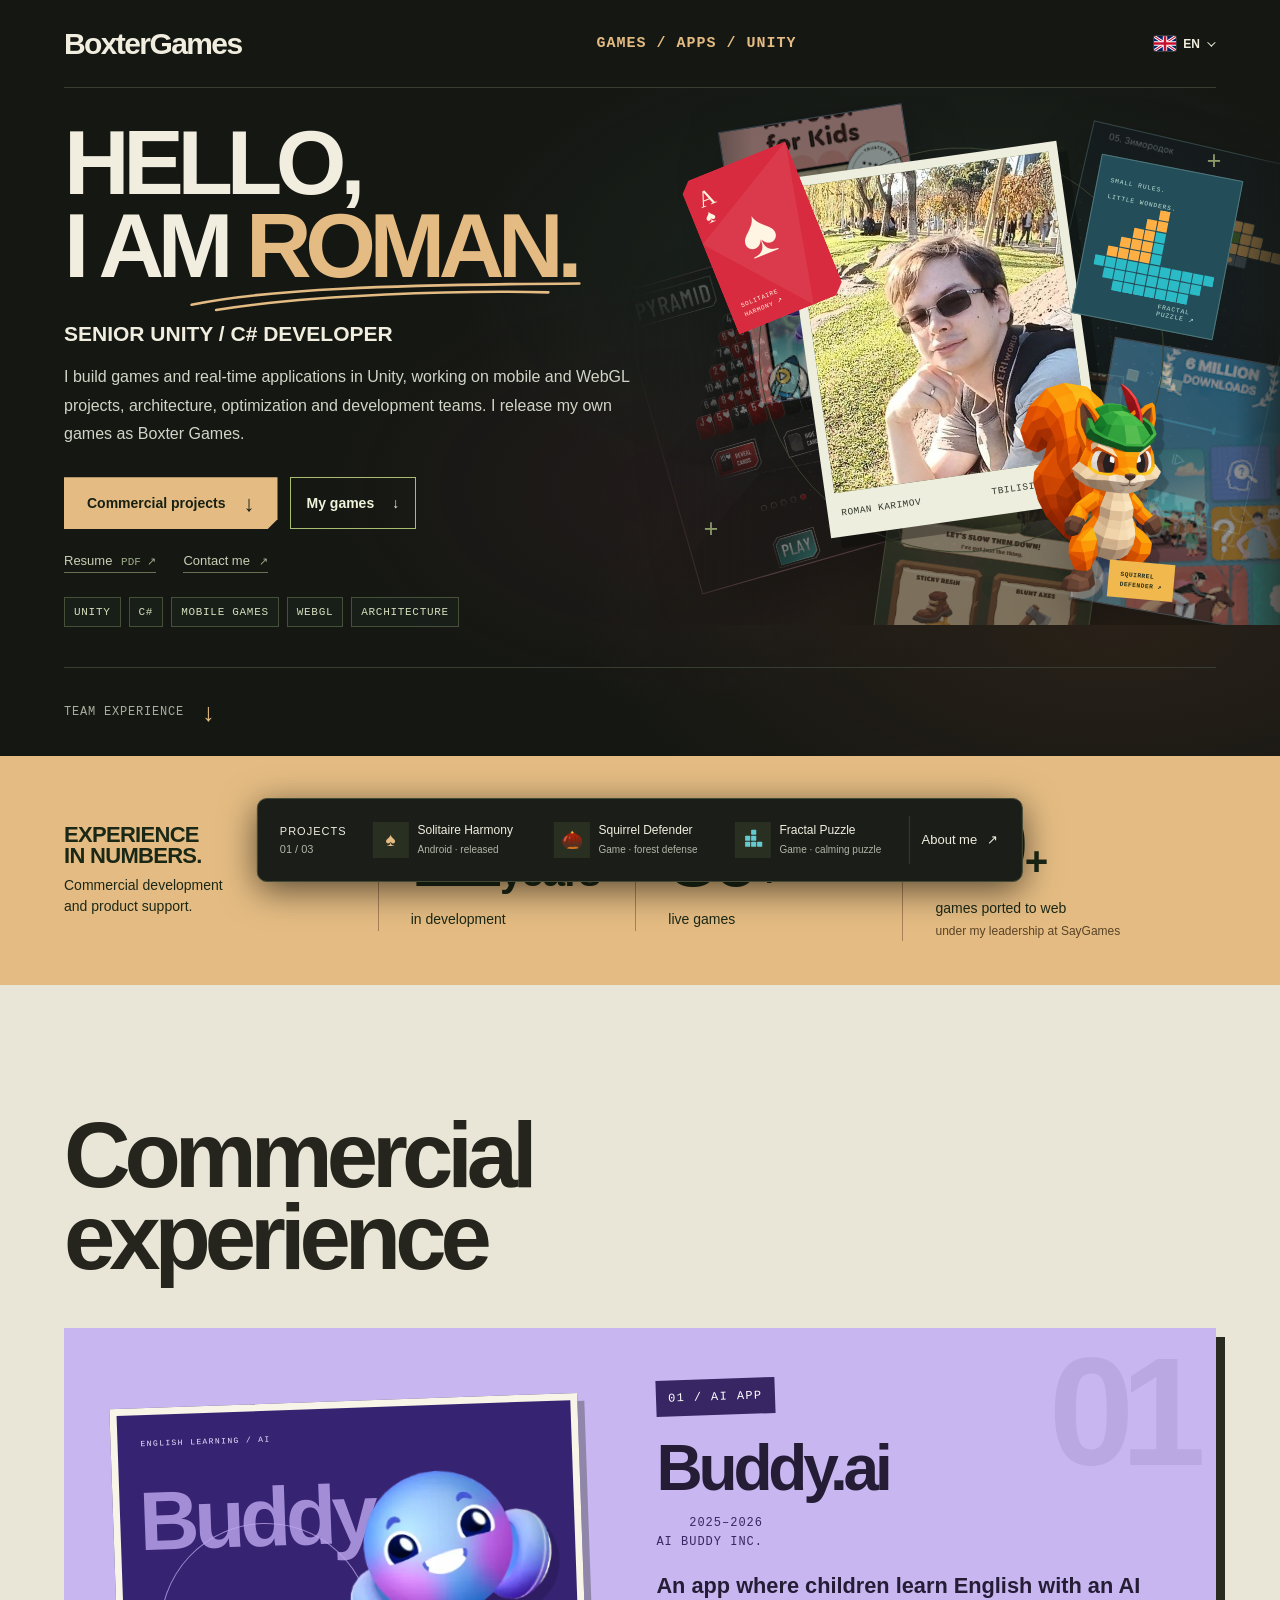
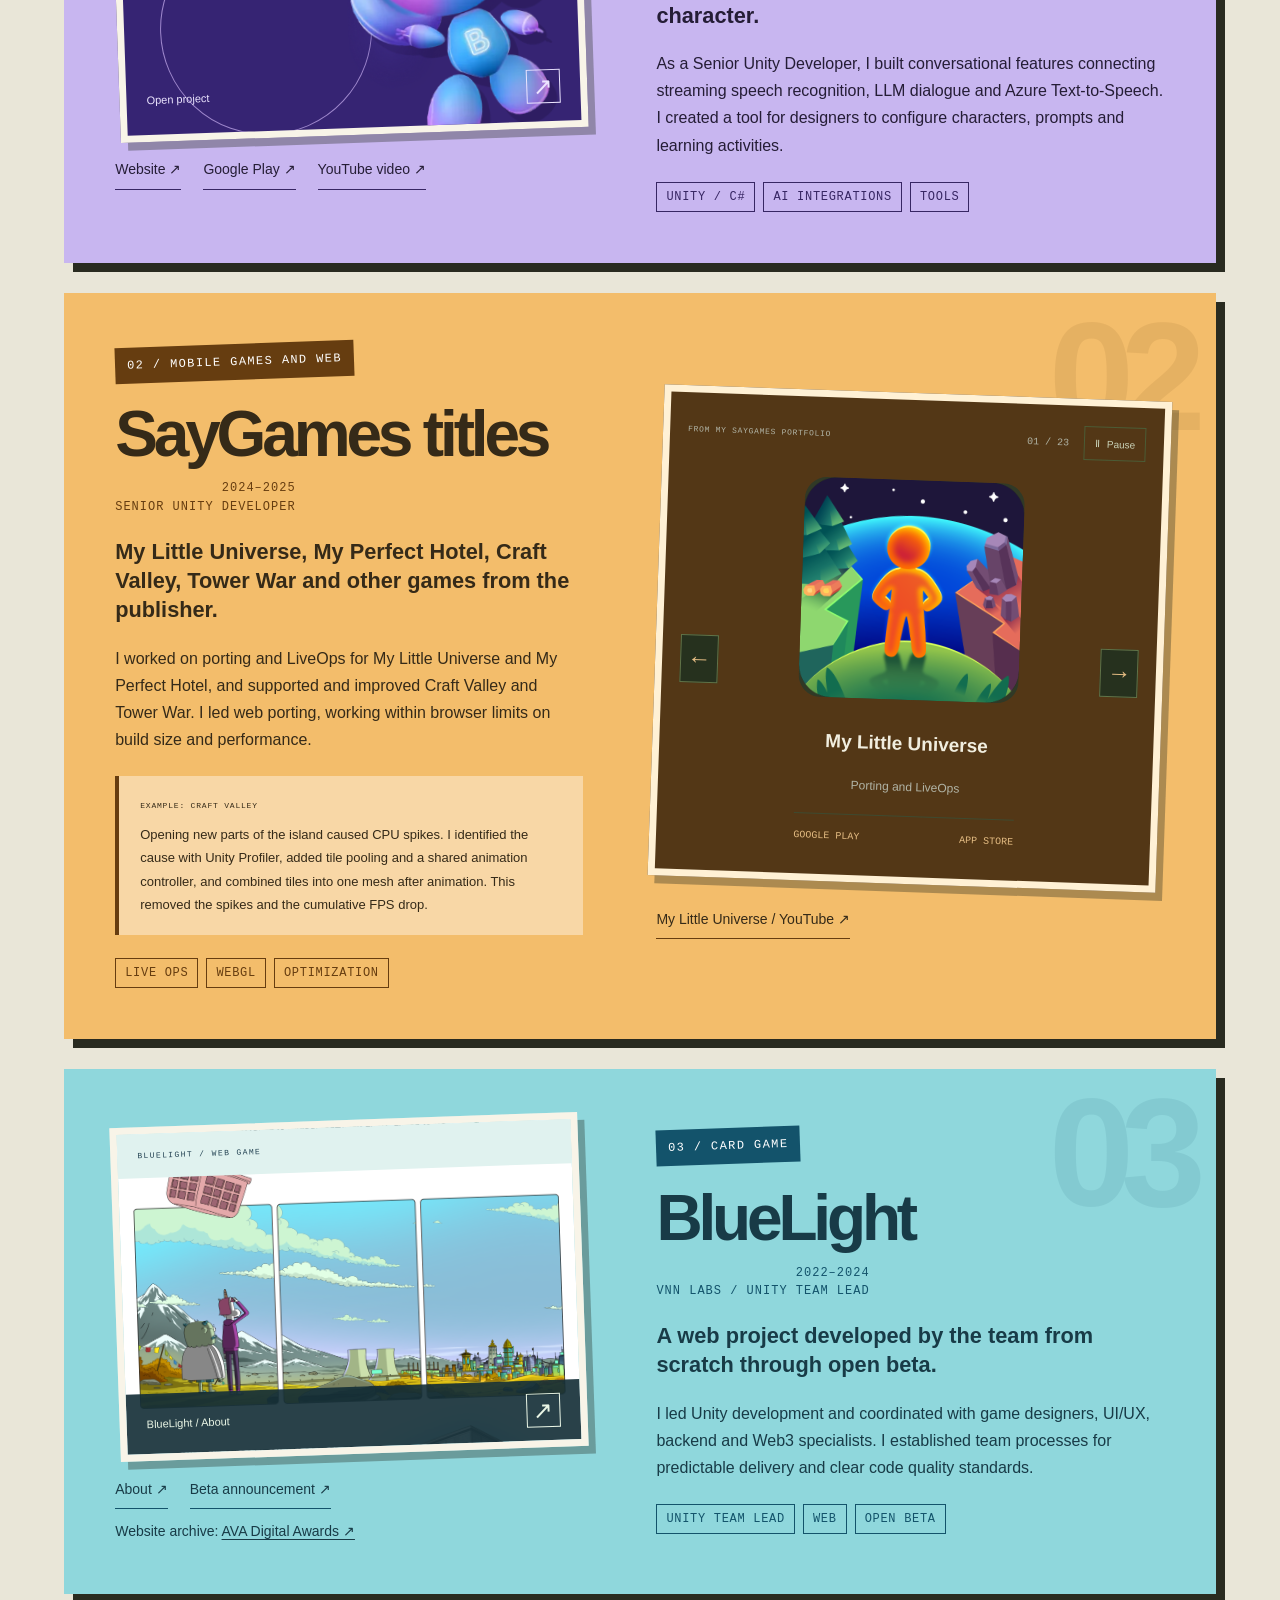
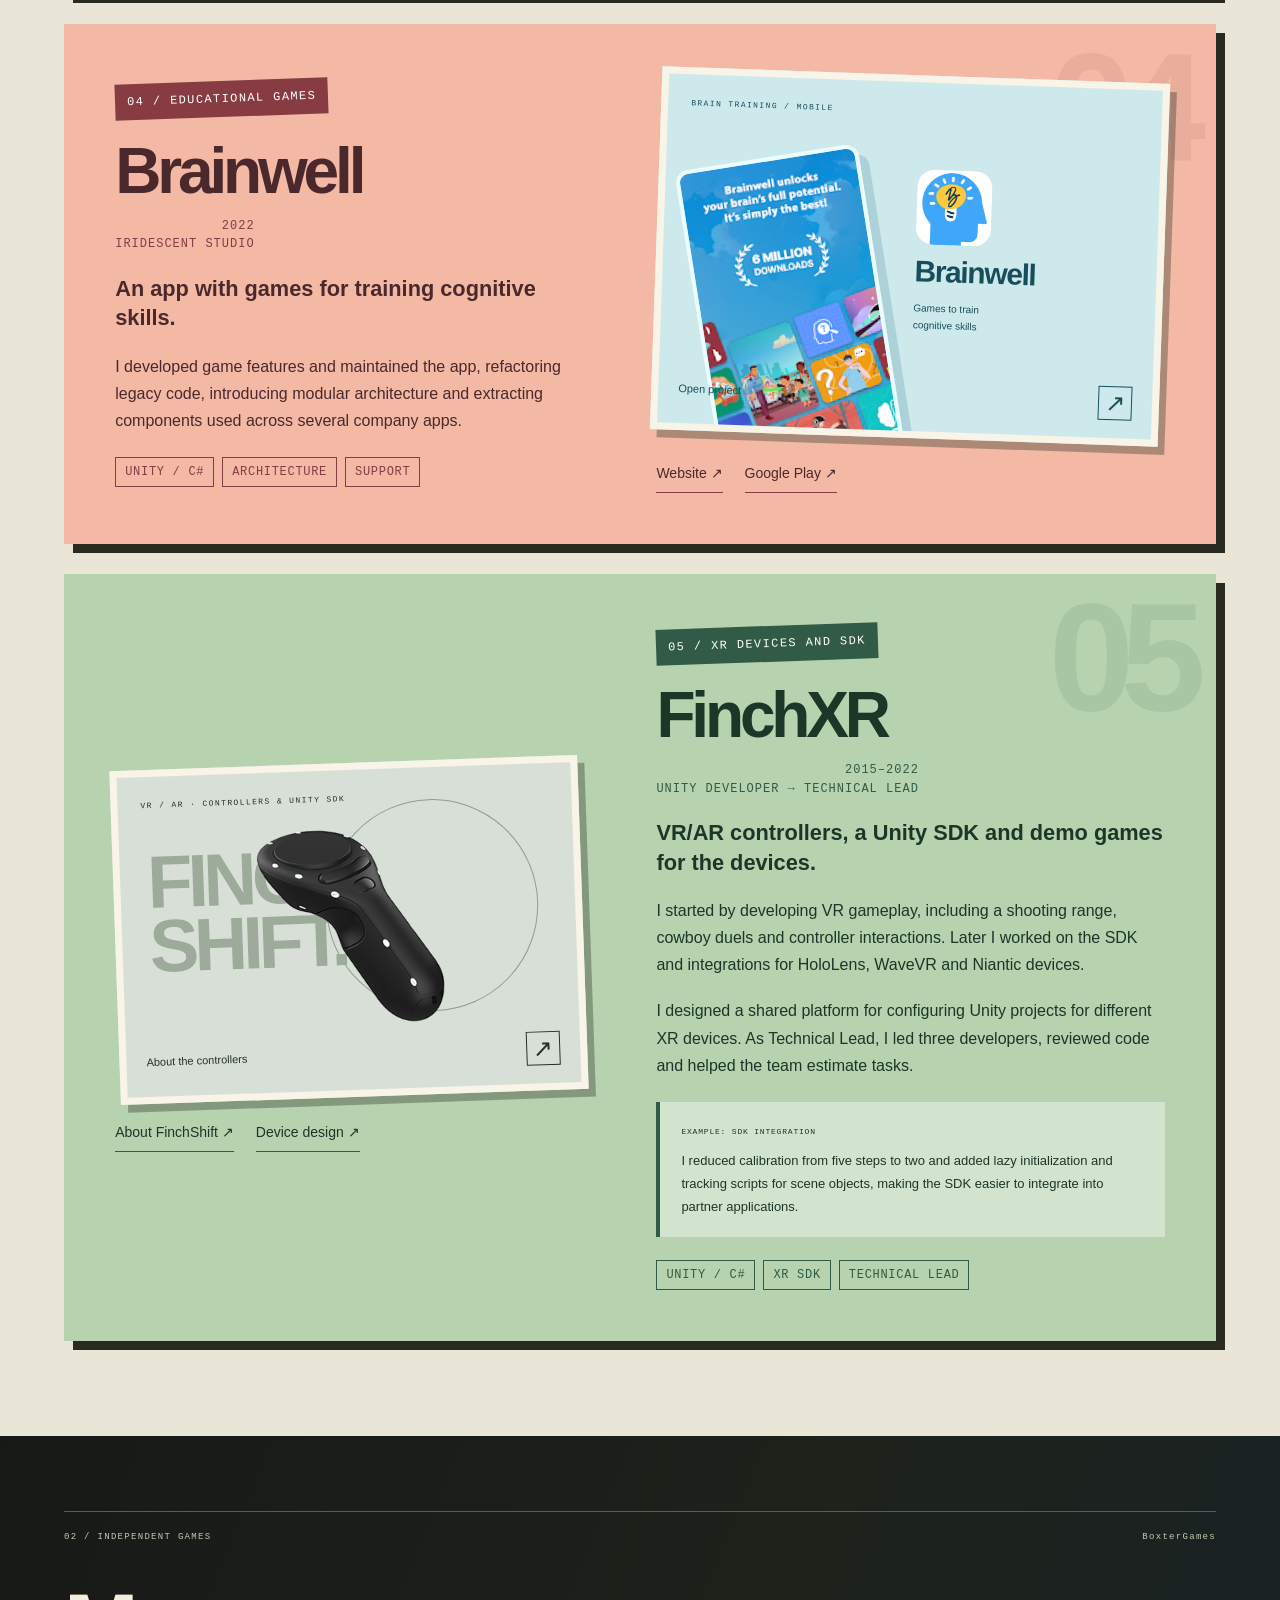
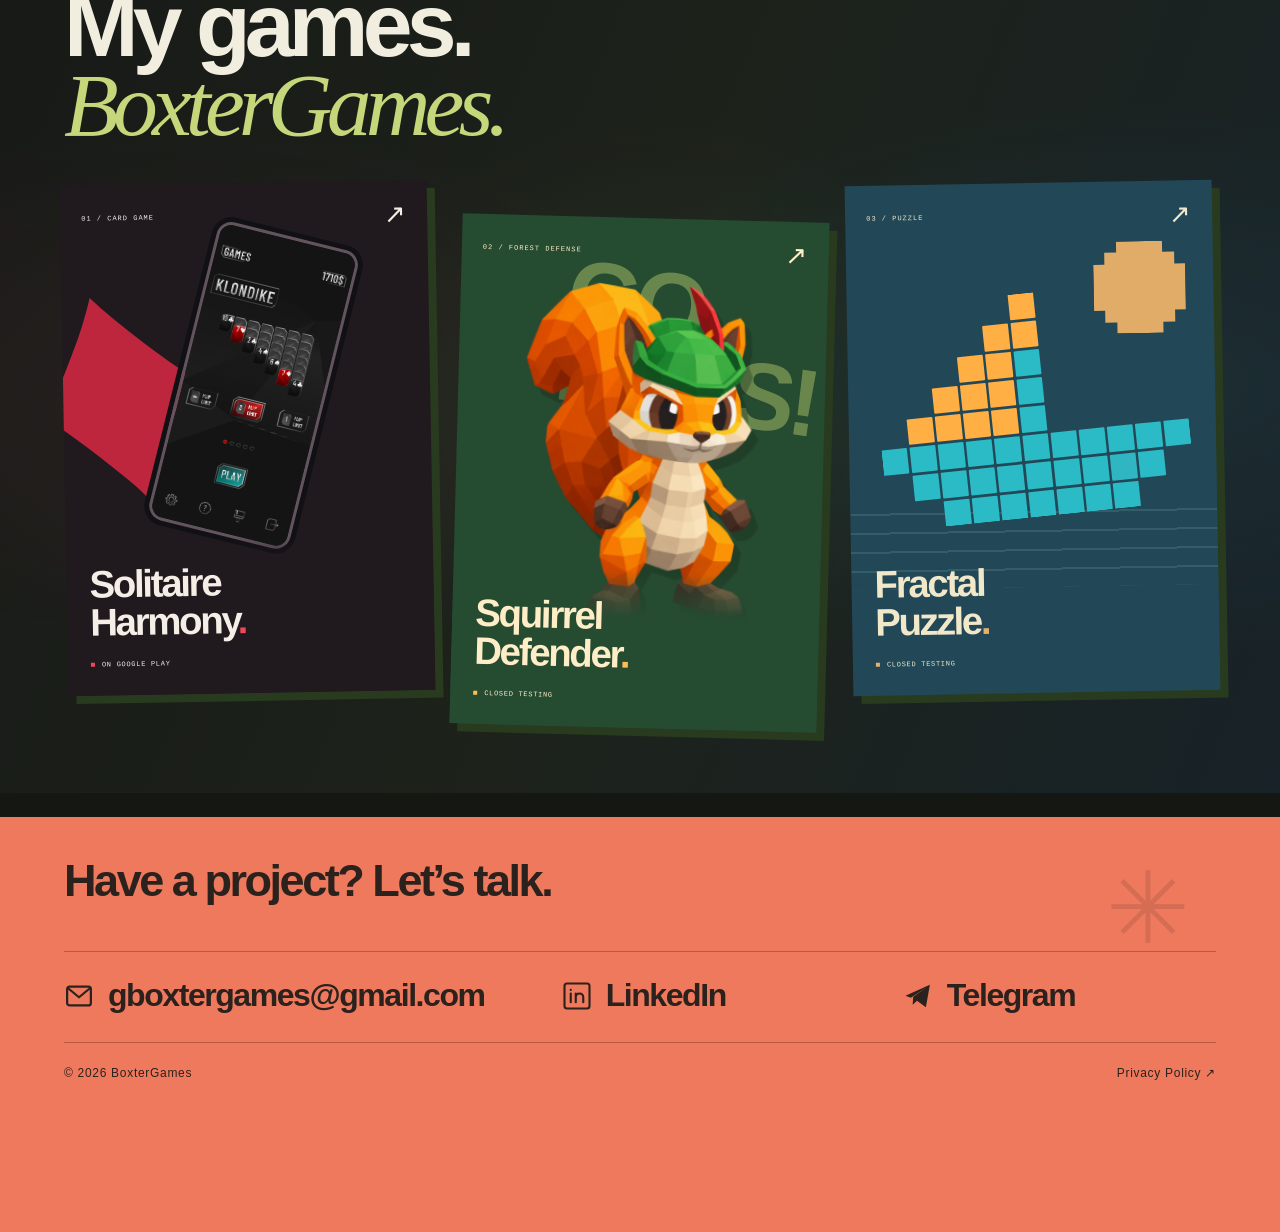
<file: about.html>
<!doctype html>
<html lang="ru">
<head>
  <meta charset="utf-8">
  <meta name="viewport" content="width=device-width, initial-scale=1">
  <meta name="theme-color" content="#151713">
  <meta name="description" content="Роман Каримов — Senior Unity / C# Developer и автор BoxterGames. 12 лет опыта: мобильные игры, WebGL, AI-интеграции и собственные проекты.">
  <title>Роман Каримов — обо мне / BoxterGames</title>
  <link rel="stylesheet" href="styles.css?v=flags-2">
  <script src="language.js?v=routes-2"></script>
  <link rel="stylesheet" href="about.css">
  <script src="about.js" defer></script>
</head>
<body class="about-page">
  <a class="skip-link" href="#main">К содержанию</a>
  <header class="header">
    <a class="wordmark brand-name" href="index.html" aria-label="BoxterGames — к проектам">BoxterGames</a>
    <span class="about-header-role">ИГРЫ / ПРИЛОЖЕНИЯ / UNITY</span>
    <details class="language-switch"><summary aria-label="Язык: Русский"><svg class="language-flag" width="22" height="15" aria-hidden="true" focusable="false" xmlns="http://www.w3.org/2000/svg" viewBox="0 0 30 20"><path fill="#fff" d="M0 0h30v20H0z"/><path fill="#0039a6" d="M0 6.67h30v6.66H0z"/><path fill="#d52b1e" d="M0 13.33h30V20H0z"/></svg><span>RU</span><span class="language-arrow" aria-hidden="true"></span></summary><nav class="language-options" aria-label="Язык"><a href="about.html" data-language="ru" lang="ru" aria-current="true"><svg class="language-flag" width="22" height="15" aria-hidden="true" focusable="false" xmlns="http://www.w3.org/2000/svg" viewBox="0 0 30 20"><path fill="#fff" d="M0 0h30v20H0z"/><path fill="#0039a6" d="M0 6.67h30v6.66H0z"/><path fill="#d52b1e" d="M0 13.33h30V20H0z"/></svg>Русский</a><a href="about.en.html" data-language="en" lang="en"><svg class="language-flag" width="22" height="15" aria-hidden="true" focusable="false" xmlns="http://www.w3.org/2000/svg" viewBox="0 0 60 40"><path fill="#012169" d="M0 0h60v40H0z"/><path stroke="#fff" stroke-width="8" d="m0 0 60 40M60 0 0 40"/><path stroke="#c8102e" stroke-width="3" d="m0 0 60 40M60 0 0 40"/><path stroke="#fff" stroke-width="12" d="M30 0v40M0 20h60"/><path stroke="#c8102e" stroke-width="7" d="M30 0v40M0 20h60"/></svg>English</a></nav></details>
  </header>
  <main id="main" tabindex="-1">
    <section class="ab-hero" aria-labelledby="about-title">
      
      <div class="ab-hero-grid">
        <div class="ab-intro">
          <h1 id="about-title">ПРИВЕТ,<br>Я <span>РОМАН.</span><svg class="ab-name-line" viewBox="0 0 460 26" fill="none" aria-hidden="true"><path d="M5 17C90 2 237 2 452 8M33 24C146 10 315 11 416 17" stroke="currentColor" stroke-width="3" stroke-linecap="round"/></svg></h1>
          <p class="ab-lead">SENIOR UNITY / C# DEVELOPER</p>
          <p class="ab-description">Создаю игры и real-time приложения на Unity. Работаю с мобильными и WebGL-проектами, архитектурой, оптимизацией и командами разработки. Собственные игры выпускаю как Boxter Games.</p>
          <div class="ab-actions"><a class="ab-button" href="#experience">Коммерческие проекты <span aria-hidden="true">↓</span></a><a class="ab-experience-cta" href="#my-games">Мои игры <span aria-hidden="true">↓</span></a></div>
          <div class="ab-hero-links"><a href="assets/Roman_Karimov_Resume.pdf" download>Резюме <span>PDF ↗</span></a><a href="mailto:gboxtergames@gmail.com">Написать мне <span aria-hidden="true">↗</span></a></div>
          <div class="ab-hero-tags" aria-label="Направления и специализации"><span>UNITY</span><span>C#</span><span>MOBILE GAMES</span><span>WEBGL</span><span>ARCHITECTURE</span></div>
        </div>
        <div class="ab-world" aria-label="Роман и три его игровых мира">
          <div class="ab-collage" aria-hidden="true"><div class="ab-collage-panel ab-collage-solitaire"><img src="projects/solitaire-harmony/assets/screen-03.webp" alt=""></div><div class="ab-collage-panel ab-collage-fractal"><img src="projects/fractal-puzzle/assets/screen-08.webp" alt=""></div><div class="ab-collage-panel ab-collage-squirrel"><img src="projects/squirreldefender/assets/screen-10.webp" alt=""></div><div class="ab-collage-panel ab-collage-buddy"><img src="assets/work/buddy-screen.png" alt=""></div><div class="ab-collage-panel ab-collage-brainwell"><img src="assets/work/brainwell-screen.png" alt=""></div></div><div class="ab-orbit" aria-hidden="true"></div><div class="ab-orbit ab-orbit-two" aria-hidden="true"></div>
          <span class="ab-world-cross ab-cross-one" aria-hidden="true">+</span><span class="ab-world-cross ab-cross-two" aria-hidden="true">+</span>
          <a class="ab-ace" href="projects.html#project/solitaire-harmony" aria-label="Посмотреть Solitaire Harmony"><span>A<small>♠</small></span><b aria-hidden="true">♠</b><span class="ab-ace-name">SOLITAIRE<br>HARMONY ↗</span></a>
          <figure class="ab-portrait"><div class="ab-portrait-image"><img src="assets/roman-karimov.jpg" alt="Роман Каримов" width="600" height="600" fetchpriority="high"></div><figcaption><span>ROMAN KARIMOV</span><span>ТБИЛИСИ, ГРУЗИЯ</span></figcaption></figure>
          <a class="ab-boat" href="projects.html#project/fractal-puzzle" aria-label="Посмотреть Fractal Puzzle"><span>SMALL RULES.<br>LITTLE WONDERS.</span><img src="projects/fractal-puzzle/assets/boat.svg" alt="" width="896" height="650"><b>FRACTAL PUZZLE ↗</b></a>
          <a class="ab-squirrel" href="projects.html#project/squirreldefender" aria-label="Посмотреть Squirrel Defender"><img src="projects/squirreldefender/assets/hero-squirrel.png" alt="Белка из Squirrel Defender" width="600" height="800"><span>SQUIRREL<br>DEFENDER ↗</span></a>
        </div>
      </div>
      <div class="ab-hero-bottom"><a href="#experience">ОПЫТ В КОМАНДАХ <span aria-hidden="true">↓</span></a></div>
    </section>
    <section class="ab-proof" aria-label="Опыт в цифрах">
      <div class="ab-proof-intro"><span>ОПЫТ<br>В ЦИФРАХ.</span><p>Коммерческая разработка<br>и поддержка продуктов.</p></div>
      <div><strong>12<span>лет</span></strong><p>в разработке</p></div><div><strong>30<span>+</span></strong><p>live игр</p></div><div><strong>10<span>+</span></strong><p>игр перенесено на web<br><span>под моим руководством в SayGames</span></p></div>
    </section>
    <section class="ab-experience ab-section" id="experience" aria-labelledby="experience-title">
      <header class="ab-experience-heading ab-experience-header"><h2 id="experience-title">Коммерческий опыт</h2></header>
      <div class="ab-jobs"><article class="ab-job" id="work-buddy"><div class="ab-job-media"><a class="ab-work-cover ab-cover-buddy" href="https://buddy.ai/en/english-for-kids" target="_blank" rel="noopener noreferrer" aria-label="Открыть проект Buddy.ai"><span class="ab-cover-kicker">ENGLISH LEARNING / AI</span><span class="ab-cover-word" aria-hidden="true">Buddy.ai</span><img src="assets/work/buddy-character.webp" alt="AI-персонаж Buddy из приложения для изучения английского" width="296" height="392" loading="lazy"><span class="ab-cover-open">Открыть проект <b aria-hidden="true">↗</b></span></a><div class="ab-project-links"><a href="https://buddy.ai/en/english-for-kids" target="_blank" rel="noopener noreferrer">Сайт ↗</a><a href="https://play.google.com/store/apps/details?id=ai.mybuddy.talkingflashcards_new" target="_blank" rel="noopener noreferrer">Google Play ↗</a><a href="https://www.youtube.com/watch?v=9JaY2QpjAI8" target="_blank" rel="noopener noreferrer">Видео на YouTube ↗</a></div></div><div class="ab-job-content"><span class="ab-job-number">01 / AI-ПРИЛОЖЕНИЕ</span><div class="ab-work-title"><h3>Buddy.ai</h3><span>2025–2026<br>AI BUDDY INC.</span></div><p class="ab-work-context">Приложение, в котором дети учат английский с AI-персонажем.</p><p>Как Senior Unity Developer разрабатывал разговорные функции: связал потоковое распознавание речи, LLM-диалоги и Azure Text-to-Speech. Создал инструмент, в котором дизайнеры настраивали персонажей, промпты и сценарии учебных активностей.</p><div class="ab-tags"><span>UNITY / C#</span><span>AI-ИНТЕГРАЦИИ</span><span>ИНСТРУМЕНТЫ</span></div></div></article>
<article class="ab-job" id="work-saygames"><div class="ab-job-media"><section class="ab-carousel ab-carousel-single" id="saygames" data-carousel role="region" aria-roledescription="карусель" aria-label="Игры SayGames, над которыми я работал"><div class="ab-carousel-heading"><span>ИЗ МОЕГО ПОРТФЕЛЯ В SAYGAMES</span><div class="ab-carousel-status"><span class="ab-carousel-counter" data-carousel-counter aria-live="off" aria-atomic="true">01 / 23</span><button class="ab-carousel-pause" type="button" data-carousel-pause aria-pressed="false" aria-label="Остановить автолистание игр" hidden><span aria-hidden="true">Ⅱ</span> Пауза</button></div></div><div class="ab-carousel-stage"><button class="ab-carousel-side ab-carousel-previous" type="button" data-carousel-prev aria-label="Предыдущая игра SayGames" aria-controls="saygames-track" hidden>←</button><ol class="ab-carousel-track" id="saygames-track" data-carousel-track tabindex="0" aria-label="Игры SayGames: листайте стрелками или свайпом"><li class="ab-carousel-item"><div class="ab-carousel-card"><img src="assets/saygames/com-savetheworld-game.png" alt="" width="160" height="160" loading="lazy"><strong>My Little Universe</strong><small>Портирование и LiveOps</small><div class="ab-carousel-stores"><a href="https://play.google.com/store/apps/details?id=com.savetheworld.game&amp;hl=en" target="_blank" rel="noopener noreferrer">GOOGLE PLAY</a><a href="https://apps.apple.com/us/app/my-little-universe/id1586304393" target="_blank" rel="noopener noreferrer">APP STORE</a></div></div></li>
<li class="ab-carousel-item"><div class="ab-carousel-card"><img src="assets/saygames/com-master-hotelmaster.png" alt="" width="160" height="160" loading="lazy"><strong>My Perfect Hotel</strong><small>Портирование и LiveOps</small><div class="ab-carousel-stores"><a href="https://play.google.com/store/apps/details?id=com.master.hotelmaster&amp;hl=en" target="_blank" rel="noopener noreferrer">GOOGLE PLAY</a><a href="https://apps.apple.com/us/app/my-perfect-hotel/id1635760774" target="_blank" rel="noopener noreferrer">APP STORE</a></div></div></li>
<li class="ab-carousel-item"><div class="ab-carousel-card"><img src="assets/saygames/com-arcade-mine.png" alt="" width="160" height="160" loading="lazy"><strong>Craft Valley — Building Game</strong><small>Поддержка и улучшения</small><div class="ab-carousel-stores"><a href="https://play.google.com/store/apps/details?id=com.arcade.mine&amp;hl=en" target="_blank" rel="noopener noreferrer">GOOGLE PLAY</a><a href="https://apps.apple.com/us/app/craft-valley-building-game/id1638705343" target="_blank" rel="noopener noreferrer">APP STORE</a></div></div></li>
<li class="ab-carousel-item"><div class="ab-carousel-card"><img src="assets/saygames/games-vaveda-militaryoverturn.png" alt="" width="160" height="160" loading="lazy"><strong>Tower War — Tactical Conquest</strong><small>Поддержка и улучшения</small><div class="ab-carousel-stores"><a href="https://play.google.com/store/apps/details?id=games.vaveda.militaryoverturn&amp;hl=en" target="_blank" rel="noopener noreferrer">GOOGLE PLAY</a><a href="https://apps.apple.com/us/app/tower-war-tactical-conquest/id1579356887" target="_blank" rel="noopener noreferrer">APP STORE</a></div></div></li>
<li class="ab-carousel-item"><div class="ab-carousel-card"><img src="assets/saygames/com-time-trigger.png" alt="" width="160" height="160" loading="lazy"><strong>Johnny Trigger: Action Shooter</strong><small>Поддержка и улучшения</small><div class="ab-carousel-stores"><a href="https://play.google.com/store/apps/details?id=com.time.trigger&amp;hl=en" target="_blank" rel="noopener noreferrer">GOOGLE PLAY</a><a href="https://apps.apple.com/us/app/johnny-trigger/id1491328118" target="_blank" rel="noopener noreferrer">APP STORE</a></div></div></li>
<li class="ab-carousel-item"><div class="ab-carousel-card"><img src="assets/saygames/com-twist-hit.png" alt="" width="160" height="160" loading="lazy"><strong>Twist Hit!</strong><small>Поддержка и улучшения</small><div class="ab-carousel-stores"><a href="https://play.google.com/store/apps/details?id=com.twist.hit&amp;hl=en" target="_blank" rel="noopener noreferrer">GOOGLE PLAY</a><a href="https://apps.apple.com/us/app/twist-hit/id1443525538" target="_blank" rel="noopener noreferrer">APP STORE</a></div></div></li>
<li class="ab-carousel-item"><div class="ab-carousel-card"><img src="assets/saygames/com-water-balls.png" alt="" width="160" height="160" loading="lazy"><strong>Sand Balls — Puzzle Game</strong><small>Портирование и LiveOps</small><div class="ab-carousel-stores"><a href="https://play.google.com/store/apps/details?id=com.water.balls&amp;hl=en" target="_blank" rel="noopener noreferrer">GOOGLE PLAY</a><a href="https://apps.apple.com/us/app/sand-balls-digger-puzzle/id1474046667" target="_blank" rel="noopener noreferrer">APP STORE</a></div></div></li>
<li class="ab-carousel-item"><div class="ab-carousel-card"><img src="assets/saygames/com-jtsniper-game.png" alt="" width="160" height="160" loading="lazy"><strong>Johnny Trigger — Sniper Game</strong><small>Портирование и LiveOps</small><div class="ab-carousel-stores"><a href="https://play.google.com/store/apps/details?id=com.jtsniper.game&amp;hl=en" target="_blank" rel="noopener noreferrer">GOOGLE PLAY</a><a href="https://apps.apple.com/us/app/johnny-trigger-sniper/id1517806621" target="_blank" rel="noopener noreferrer">APP STORE</a></div></div></li>
<li class="ab-carousel-item"><div class="ab-carousel-card"><img src="assets/saygames/com-rage-road.png" alt="" width="160" height="160" loading="lazy"><strong>Rage Road — Car Shooting Game</strong><small>Портирование и LiveOps</small><div class="ab-carousel-stores"><a href="https://play.google.com/store/apps/details?id=com.rage.road&amp;hl=en" target="_blank" rel="noopener noreferrer">GOOGLE PLAY</a><a href="https://apps.apple.com/us/app/rage-road-car-shooting/id1505744884" target="_blank" rel="noopener noreferrer">APP STORE</a></div></div></li>
<li class="ab-carousel-item"><div class="ab-carousel-card"><img src="assets/saygames/com-agent-action.png" alt="" width="160" height="160" loading="lazy"><strong>Agent Action — Spy Shooter</strong><small>Портирование и LiveOps</small><div class="ab-carousel-stores"><a href="https://play.google.com/store/apps/details?id=com.agent.action&amp;hl=en" target="_blank" rel="noopener noreferrer">GOOGLE PLAY</a><a href="https://apps.apple.com/us/app/agent-action-spy-shooter/id1496621735" target="_blank" rel="noopener noreferrer">APP STORE</a></div></div></li>
<li class="ab-carousel-item"><div class="ab-carousel-card"><img src="assets/saygames/com-rescue-agent.png" alt="" width="160" height="160" loading="lazy"><strong>Helicopter Escape 3D</strong><small>Портирование и LiveOps</small><div class="ab-carousel-stores"><a href="https://play.google.com/store/apps/details?id=com.rescue.agent&amp;hl=en" target="_blank" rel="noopener noreferrer">GOOGLE PLAY</a><a href="https://apps.apple.com/us/app/helicopter-escape-3d/id1561810786" target="_blank" rel="noopener noreferrer">APP STORE</a></div></div></li>
<li class="ab-carousel-item"><div class="ab-carousel-card"><img src="assets/saygames/com-gamepie-airpolice.png" alt="" width="160" height="160" loading="lazy"><strong>HellCopter</strong><small>Портирование и LiveOps</small><div class="ab-carousel-stores"><a href="https://play.google.com/store/apps/details?id=com.gamepie.airpolice&amp;hl=en" target="_blank" rel="noopener noreferrer">GOOGLE PLAY</a><a href="https://apps.apple.com/us/app/hellcopter/id1508334081" target="_blank" rel="noopener noreferrer">APP STORE</a></div></div></li>
<li class="ab-carousel-item"><div class="ab-carousel-card"><img src="assets/saygames/com-playstrom-drawonepart.png" alt="" width="160" height="160" loading="lazy"><strong>DOP: Draw One Part</strong><small>Портирование и LiveOps</small><div class="ab-carousel-stores"><a href="https://play.google.com/store/apps/details?id=com.playstrom.drawonepart&amp;hl=en" target="_blank" rel="noopener noreferrer">GOOGLE PLAY</a><a href="https://apps.apple.com/us/app/dop-draw-one-part/id1504434984" target="_blank" rel="noopener noreferrer">APP STORE</a></div></div></li>
<li class="ab-carousel-item"><div class="ab-carousel-card"><img src="assets/saygames/com-playstrom-dop2.png" alt="" width="160" height="160" loading="lazy"><strong>DOP 2: Delete One Part</strong><small>Портирование и LiveOps</small><div class="ab-carousel-stores"><a href="https://play.google.com/store/apps/details?id=com.playstrom.dop2&amp;hl=en" target="_blank" rel="noopener noreferrer">GOOGLE PLAY</a><a href="https://apps.apple.com/us/app/dop-2-delete-one-part/id1543160727" target="_blank" rel="noopener noreferrer">APP STORE</a></div></div></li>
<li class="ab-carousel-item"><div class="ab-carousel-card"><img src="assets/saygames/com-playstrom-dop3.png" alt="" width="160" height="160" loading="lazy"><strong>DOP 3: Displace One Part</strong><small>Портирование и LiveOps</small><div class="ab-carousel-stores"><a href="https://play.google.com/store/apps/details?id=com.playstrom.dop3&amp;hl=en" target="_blank" rel="noopener noreferrer">GOOGLE PLAY</a><a href="https://apps.apple.com/us/app/dop-3-displace-one-part/id1563408990" target="_blank" rel="noopener noreferrer">APP STORE</a></div></div></li>
<li class="ab-carousel-item"><div class="ab-carousel-card"><img src="assets/saygames/com-playstrom-dop4.png" alt="" width="160" height="160" loading="lazy"><strong>DOP 4: Draw One Part</strong><small>Портирование и LiveOps</small><div class="ab-carousel-stores"><a href="https://play.google.com/store/apps/details?id=com.playstrom.dop4&amp;hl=en" target="_blank" rel="noopener noreferrer">GOOGLE PLAY</a><a href="https://apps.apple.com/us/app/dop-4-draw-one-part/id1600034464" target="_blank" rel="noopener noreferrer">APP STORE</a></div></div></li>
<li class="ab-carousel-item"><div class="ab-carousel-card"><img src="assets/saygames/com-playstrom-dop5.png" alt="" width="160" height="160" loading="lazy"><strong>DOP 5: Delete One Part</strong><small>Портирование и LiveOps</small><div class="ab-carousel-stores"><a href="https://play.google.com/store/apps/details?id=com.playstrom.dop5&amp;hl=en" target="_blank" rel="noopener noreferrer">GOOGLE PLAY</a><a href="https://apps.apple.com/us/app/dop-5-delete-one-part/id1665861079" target="_blank" rel="noopener noreferrer">APP STORE</a></div></div></li>
<li class="ab-carousel-item"><div class="ab-carousel-card"><img src="assets/saygames/com-desert-riders.png" alt="" width="160" height="160" loading="lazy"><strong>Desert Riders: Car Battle Game</strong><small>Портирование и LiveOps</small><div class="ab-carousel-stores"><a href="https://play.google.com/store/apps/details?id=com.desert.riders&amp;hl=en" target="_blank" rel="noopener noreferrer">GOOGLE PLAY</a><a href="https://apps.apple.com/us/app/desert-riders-wasteland-cars/id1516289529" target="_blank" rel="noopener noreferrer">APP STORE</a></div></div></li>
<li class="ab-carousel-item"><div class="ab-carousel-card"><img src="assets/saygames/com-kadka-forknsausage.png" alt="" width="160" height="160" loading="lazy"><strong>Fork N Sausage</strong><small>Портирование и LiveOps</small><div class="ab-carousel-stores"><a href="https://play.google.com/store/apps/details?id=com.kadka.forknsausage&amp;hl=en" target="_blank" rel="noopener noreferrer">GOOGLE PLAY</a><a href="https://apps.apple.com/us/app/fork-n-sausage/id1448360185" target="_blank" rel="noopener noreferrer">APP STORE</a></div></div></li>
<li class="ab-carousel-item"><div class="ab-carousel-card"><img src="assets/saygames/com-shape-change.png" alt="" width="160" height="160" loading="lazy"><strong>Jelly Shift — Obstacle Course</strong><small>Портирование и LiveOps</small><div class="ab-carousel-stores"><a href="https://play.google.com/store/apps/details?id=com.shape.change&amp;hl=en" target="_blank" rel="noopener noreferrer">GOOGLE PLAY</a><a href="https://apps.apple.com/us/app/jelly-shift-obstacle-course/id1467252438" target="_blank" rel="noopener noreferrer">APP STORE</a></div></div></li>
<li class="ab-carousel-item"><div class="ab-carousel-card"><img src="assets/saygames/com-turbo-stars.png" alt="" width="160" height="160" loading="lazy"><strong>Turbo Stars — Rival Racing</strong><small>Портирование и LiveOps</small><div class="ab-carousel-stores"><a href="https://play.google.com/store/apps/details?id=com.turbo.stars&amp;hl=en" target="_blank" rel="noopener noreferrer">GOOGLE PLAY</a><a href="https://apps.apple.com/us/app/turbo-stars-epic-racing/id1480731374" target="_blank" rel="noopener noreferrer">APP STORE</a></div></div></li>
<li class="ab-carousel-item"><div class="ab-carousel-card"><img src="assets/saygames/com-battle-disc.png" alt="" width="160" height="160" loading="lazy"><strong>Battle Disc</strong><small>Портирование и LiveOps</small><div class="ab-carousel-stores"><a href="https://play.google.com/store/apps/details?id=com.battle.disc&amp;hl=en" target="_blank" rel="noopener noreferrer">GOOGLE PLAY</a><a href="https://apps.apple.com/us/app/battle-disc/id1468445666" target="_blank" rel="noopener noreferrer">APP STORE</a></div></div></li>
<li class="ab-carousel-item"><div class="ab-carousel-card"><img src="assets/saygames/com-train-taxi.png" alt="" width="160" height="160" loading="lazy"><strong>Train Taxi</strong><small>Портирование и LiveOps</small><div class="ab-carousel-stores"><a href="https://play.google.com/store/apps/details?id=com.train.taxi&amp;hl=en" target="_blank" rel="noopener noreferrer">GOOGLE PLAY</a><a href="https://apps.apple.com/us/app/train-taxi/id1466292431" target="_blank" rel="noopener noreferrer">APP STORE</a></div></div></li></ol><button class="ab-carousel-side ab-carousel-next" type="button" data-carousel-next aria-label="Следующая игра SayGames" aria-controls="saygames-track" hidden>→</button></div></section><div class="ab-project-links"><a href="https://www.youtube.com/watch?v=Su7MHPTLzio" target="_blank" rel="noopener noreferrer">My Little Universe / YouTube ↗</a></div></div><div class="ab-job-content"><span class="ab-job-number">02 / МОБИЛЬНЫЕ ИГРЫ И WEB</span><div class="ab-work-title"><h3>Игры SayGames</h3><span>2024–2025<br>SENIOR UNITY DEVELOPER</span></div><p class="ab-work-context">My Little Universe, My Perfect Hotel, Craft Valley, Tower War и другие игры издателя.</p><p>Занимался портированием и LiveOps My Little Universe и My Perfect Hotel, поддержкой и улучшениями Craft Valley и Tower War. Руководил направлением web-переносов; работал с ограничениями браузерных платформ по размеру сборок и производительности.</p><div class="ab-work-example"><span>ПРИМЕР: CRAFT VALLEY</span><p>При открытии новых участков острова появлялись CPU-спайки. Нашёл причину через Unity Profiler, добавил пул тайлов, общий контроллер анимации и переход на один меш после её завершения. Убрал спайки и накопительное падение FPS по мере открытия острова.</p></div><div class="ab-tags"><span>LIVE OPS</span><span>WEBGL</span><span>ОПТИМИЗАЦИЯ</span></div></div></article>
<article class="ab-job" id="work-bluelight"><div class="ab-job-media"><a class="ab-work-cover ab-cover-bluelight" href="https://store.epicgames.com/p/bluelight-faq-53bfd1?lang=en-US" target="_blank" rel="noopener noreferrer" aria-label="Открыть описание BlueLight"><span class="ab-cover-kicker">BLUELIGHT / WEB GAME</span><img src="assets/work/bluelight-1.png" alt="Архивный сайт BlueLight с персонажами и городом игры" width="1920" height="7151" loading="lazy"><span class="ab-cover-open">BlueLight / О проекте <b aria-hidden="true">↗</b></span></a><div class="ab-project-links"><a href="https://store.epicgames.com/p/bluelight-faq-53bfd1?lang=en-US" target="_blank" rel="noopener noreferrer">О проекте ↗</a><a href="https://www.globenewswire.com/news-release/2023/11/03/2773354/0/en/bluelight-inc-is-pumped-to-announce-the-open-beta-on-a-testnet.html" target="_blank" rel="noopener noreferrer">Анонс беты ↗</a></div><p class="ab-media-credit">Архив сайта: <a href="https://enter.amcpros.com/ava/entry/bluelight-inc-game/" target="_blank" rel="noopener noreferrer">AVA Digital Awards ↗</a></p></div><div class="ab-job-content"><span class="ab-job-number">03 / КАРТОЧНАЯ ИГРА</span><div class="ab-work-title"><h3>BlueLight</h3><span>2022–2024<br>VNN LABS / UNITY TEAM LEAD</span></div><p class="ab-work-context">Web-проект, который команда разрабатывала с нуля до открытой беты.</p><p>Руководил Unity-разработкой, согласовывал работу с геймдизайнерами, UI/UX, backend- и Web3-специалистами. Настраивал процессы команды, чтобы функции выходили предсказуемо и с понятными требованиями к качеству кода.</p><div class="ab-tags"><span>UNITY TEAM LEAD</span><span>WEB</span><span>ОТКРЫТАЯ БЕТА</span></div></div></article>
<article class="ab-job" id="work-brainwell"><div class="ab-job-media"><a class="ab-work-cover ab-cover-brainwell" href="https://brainwell.com/" target="_blank" rel="noopener noreferrer" aria-label="Открыть проект Brainwell"><span class="ab-cover-kicker">BRAIN TRAINING / MOBILE</span><img class="ab-brainwell-screen" src="assets/work/brainwell-screen.png" alt="Официальный игровой скриншот Brainwell" width="137" height="296" loading="lazy"><div class="ab-brainwell-brand"><img src="assets/work/brainwell.png" alt="" width="512" height="512" loading="lazy"><strong>Brainwell</strong><span>Игры для тренировки<br>когнитивных навыков</span></div><span class="ab-cover-open">Открыть проект <b aria-hidden="true">↗</b></span></a><div class="ab-project-links"><a href="https://brainwell.com/" target="_blank" rel="noopener noreferrer">Сайт ↗</a><a href="https://play.google.com/store/apps/details?id=com.monclarity.brainwell" target="_blank" rel="noopener noreferrer">Google Play ↗</a></div></div><div class="ab-job-content"><span class="ab-job-number">04 / ОБУЧАЮЩИЕ ИГРЫ</span><div class="ab-work-title"><h3>Brainwell</h3><span>2022<br>IRIDESCENT STUDIO</span></div><p class="ab-work-context">Приложение с играми для тренировки когнитивных навыков.</p><p>Разрабатывал игровые функции и поддерживал приложение. Рефакторил legacy-код, вводил модульную архитектуру и выделял компоненты, которые затем использовались в нескольких приложениях компании.</p><div class="ab-tags"><span>UNITY / C#</span><span>АРХИТЕКТУРА</span><span>ПОДДЕРЖКА</span></div></div></article>
<article class="ab-job" id="work-finch"><div class="ab-job-media"><a class="ab-work-cover ab-cover-finch" href="https://www.prnewswire.com/news-releases/finchshift-controllers-deliver-new-degrees-of-interaction-in-virtual-reality-300772207.html" target="_blank" rel="noopener noreferrer" aria-label="Прочитать о контроллерах FinchShift"><span class="ab-cover-kicker">VR / AR · CONTROLLERS & UNITY SDK</span><span class="ab-finch-word" aria-hidden="true">FINCH<br>SHIFT.</span><img src="assets/work/finch-controller.png" alt="Контроллер FinchShift" width="600" height="450" loading="lazy"><span class="ab-cover-open">О контроллерах <b aria-hidden="true">↗</b></span></a><div class="ab-project-links"><a href="https://www.prnewswire.com/news-releases/finchshift-controllers-deliver-new-degrees-of-interaction-in-virtual-reality-300772207.html" target="_blank" rel="noopener noreferrer">О FinchShift ↗</a><a href="https://www.behance.net/gallery/120859425/Finch-Shift" target="_blank" rel="noopener noreferrer">Дизайн устройства ↗</a></div></div><div class="ab-job-content"><span class="ab-job-number">05 / XR-УСТРОЙСТВА И SDK</span><div class="ab-work-title"><h3>FinchXR</h3><span>2015–2022<br>UNITY DEVELOPER → TECHNICAL LEAD</span></div><p class="ab-work-context">VR/AR-контроллеры, Unity SDK и демонстрационные игры для работы с устройствами.</p><p>Начинал с разработки VR-геймплея: тира, дуэлей ковбоев и взаимодействий с контроллерами. Позже занимался SDK и интеграциями для HoloLens, WaveVR и устройств Niantic.</p><p>Проектировал общую платформу настройки Unity-проектов под разные XR-устройства. В роли Technical Lead руководил тремя разработчиками, проводил code review и помогал команде с оценкой задач.</p><div class="ab-work-example"><span>ПРИМЕР: ИНТЕГРАЦИЯ SDK</span><p>Упростил калибровку с пяти шагов до двух, добавил ленивую инициализацию и скрипты трекинга для объектов сцены. Это облегчило подключение SDK к приложениям партнёров.</p></div><div class="ab-tags"><span>UNITY / C#</span><span>XR SDK</span><span>TECHNICAL LEAD</span></div></div></article></div>
    </section>
    <section class="ab-studio ab-section" id="my-games" aria-labelledby="studio-title">
      <div class="ab-section-top"><span>02 / СОБСТВЕННЫЕ ИГРЫ</span><span>BoxterGames</span></div>
      <div class="ab-studio-heading"><h2 id="studio-title">Мои игры.<br><span>BoxterGames.</span></h2></div>
      <div class="ab-games">
        <a class="ab-game ab-game-solitaire" href="projects.html#project/solitaire-harmony"><div class="ab-game-top"><span>01 / КАРТОЧНАЯ ИГРА</span><span aria-hidden="true">↗</span></div><div class="ab-game-art ab-solitaire-art"><span class="ab-game-suit" aria-hidden="true">♦</span><img src="projects/solitaire-harmony/assets/screen-06.webp" alt="Solitaire Harmony — режим Klondike" width="1080" height="1920" loading="lazy"></div><div class="ab-game-copy"><h3>Solitaire<br>Harmony<span>.</span></h3><p><i></i> В GOOGLE PLAY</p></div></a>
        <a class="ab-game ab-game-squirrel" href="projects.html#project/squirreldefender"><div class="ab-game-top"><span>02 / ЗАЩИТА ЛЕСА</span><span aria-hidden="true">↗</span></div><div class="ab-game-art ab-squirrel-art"><span aria-hidden="true">GO<br>NUTS!</span><img src="projects/squirreldefender/assets/hero-squirrel.png" alt="Белка — герой Squirrel Defender" width="600" height="800" loading="lazy"></div><div class="ab-game-copy"><h3>Squirrel<br>Defender<span>.</span></h3><p><i></i> ЗАКРЫТОЕ ТЕСТИРОВАНИЕ</p></div></a>
        <a class="ab-game ab-game-fractal" href="projects.html#project/fractal-puzzle"><div class="ab-game-top"><span>03 / ГОЛОВОЛОМКА</span><span aria-hidden="true">↗</span></div><div class="ab-game-art ab-fractal-art"><div class="ab-pixel-sun" aria-hidden="true"></div><img src="projects/fractal-puzzle/assets/boat.svg" alt="Кораблик из Fractal Puzzle" width="896" height="650" loading="lazy"><div class="ab-water" aria-hidden="true"></div></div><div class="ab-game-copy"><h3>Fractal<br>Puzzle<span>.</span></h3><p><i></i> ЗАКРЫТОЕ ТЕСТИРОВАНИЕ</p></div></a>
      </div>
    </section>
  </main>
  <footer class="ab-contact" aria-labelledby="contact-title"><h2 id="contact-title">Есть проект? Давайте обсудим.</h2><nav class="ab-contact-links" aria-label="Контакты"><a href="mailto:gboxtergames@gmail.com"><svg class="ab-contact-icon" viewBox="0 0 24 24" aria-hidden="true"><rect x="2.5" y="4.5" width="19" height="15" rx="2"/><path d="m3.5 6 8.5 7 8.5-7"/></svg>gboxtergames@gmail.com</a><a href="https://linkedin.com/in/boxtergames" target="_blank" rel="noopener noreferrer"><svg class="ab-contact-icon ab-linkedin-icon" viewBox="0 0 24 24" aria-hidden="true"><rect x="2" y="2" width="20" height="20" rx="2"/><path d="M7 10v7M7 7v.1M11 17v-7m0 3a3 3 0 0 1 6 0v4"/></svg>LinkedIn</a><a href="https://t.me/boxtergames" target="_blank" rel="noopener noreferrer"><svg class="ab-contact-icon ab-telegram-icon" viewBox="0 0 24 24" aria-hidden="true"><path d="m21.5 3-3.2 18-7.1-5.3-3.5 3.3.5-6.5L20 4.2 6.3 13.3 2 11.8 21.5 3Z"/></svg>Telegram</a></nav><div class="ab-legal"><span>© 2026 BoxterGames</span><a href="privacy.html">Privacy Policy ↗</a></div></footer>
  <nav class="project-dock" aria-label="Переключение приложений">
    <div class="dock-heading"><span>ПРОЕКТЫ</span><span>01 / 03</span></div>
    <div class="dock-projects">
      <a href="projects.html#project/solitaire-harmony" class="dock-item" aria-label="Открыть Solitaire Harmony">
        <span class="dock-icon" aria-hidden="true">♠</span><span>Solitaire Harmony<small>Android · релиз</small></span>
      </a>
      <a href="projects.html#project/squirreldefender" class="dock-item" aria-label="Открыть Squirrel Defender">
        <span class="dock-icon dock-icon-squirrel" aria-hidden="true">🌰</span><span>Squirrel Defender<small>Игра · защита леса</small></span>
      </a>
      <a href="projects.html#project/fractal-puzzle" class="dock-item" aria-label="Открыть Fractal Puzzle">
        <span class="dock-icon dock-icon-fractal" aria-hidden="true"><svg viewBox="0 0 28 28" fill="currentColor"><rect x="12" y="2" width="6" height="6" rx="1"/><rect x="5" y="9" width="6" height="6" rx="1"/><rect x="12" y="9" width="6" height="6" rx="1"/><rect x="5" y="16" width="6" height="6" rx="1"/><rect x="12" y="16" width="6" height="6" rx="1"/><rect x="19" y="16" width="6" height="6" rx="1"/></svg></span><span>Fractal Puzzle<small>Игра · тихая логика</small></span>
      </a>
    </div>
    <a class="dock-about" href="about.html" aria-current="page">Обо мне <span aria-hidden="true">↗</span></a>
  </nav>
</body>
</html>
</file>
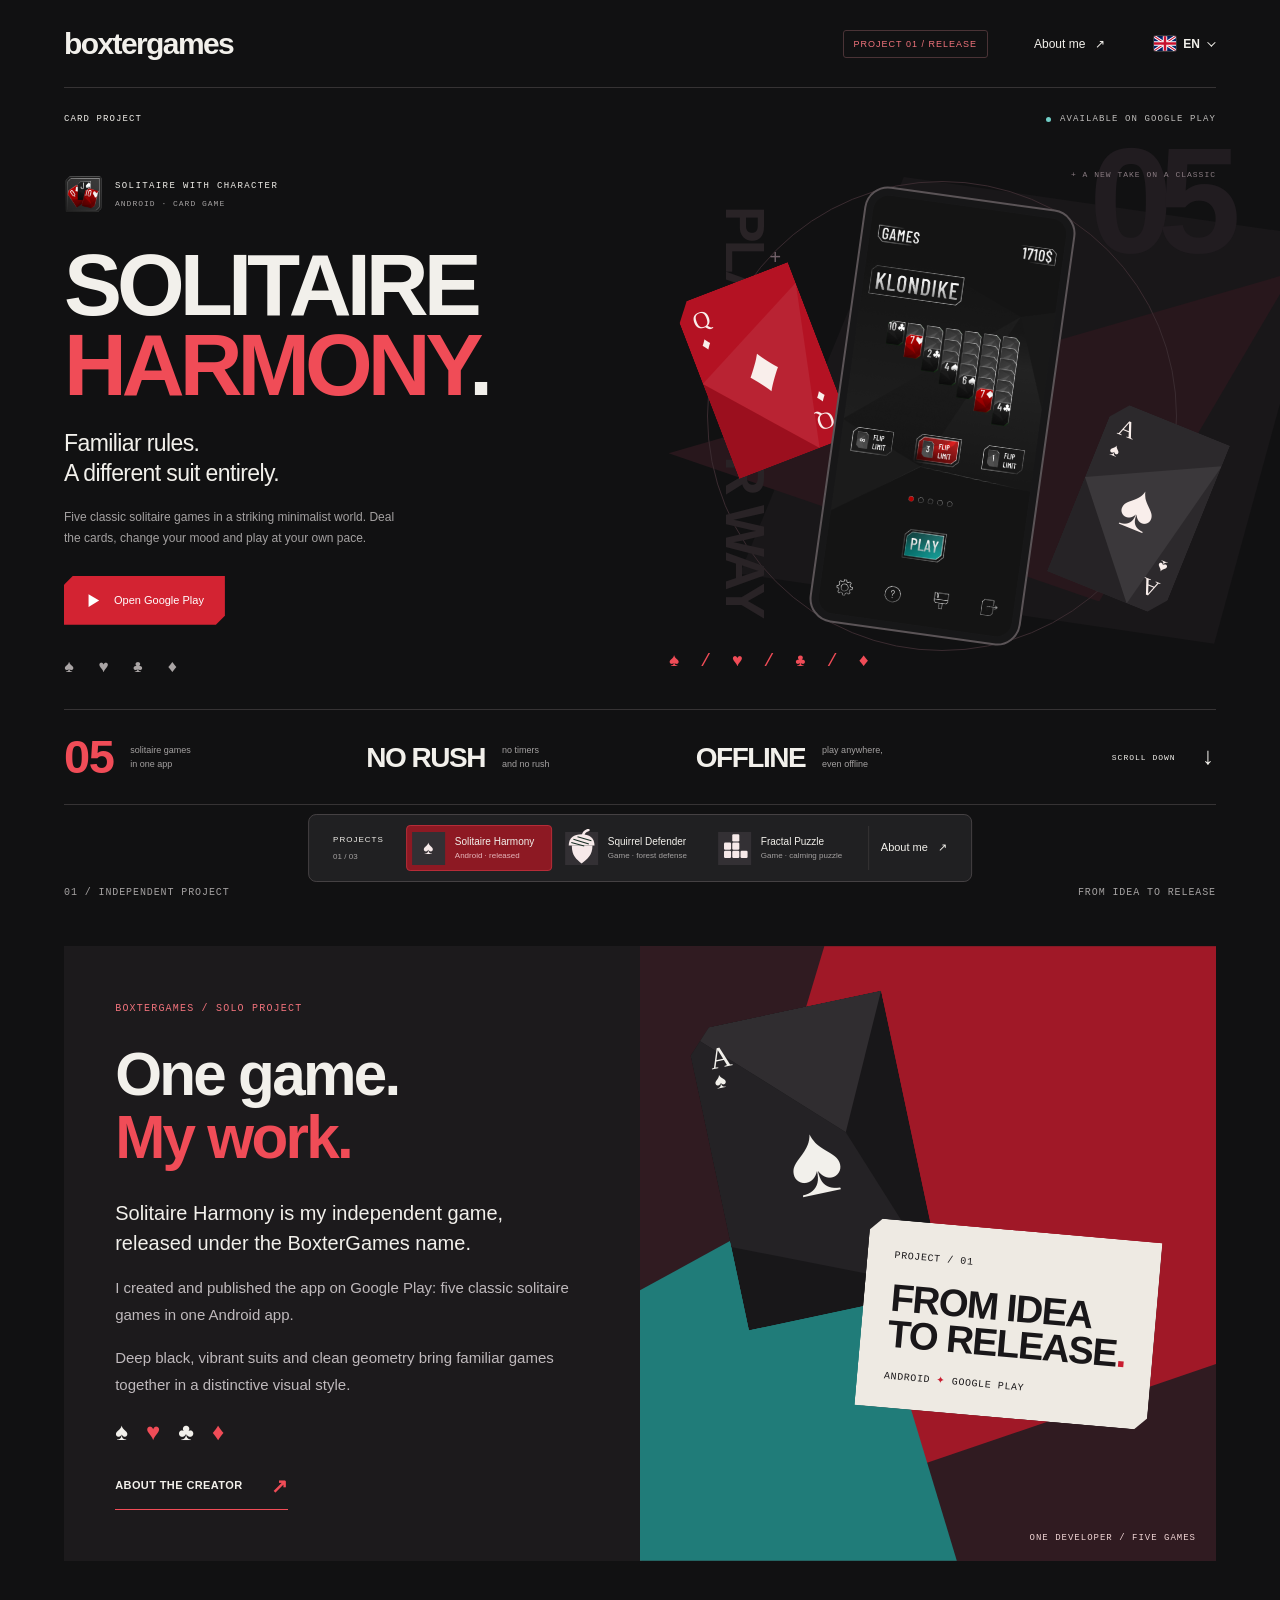
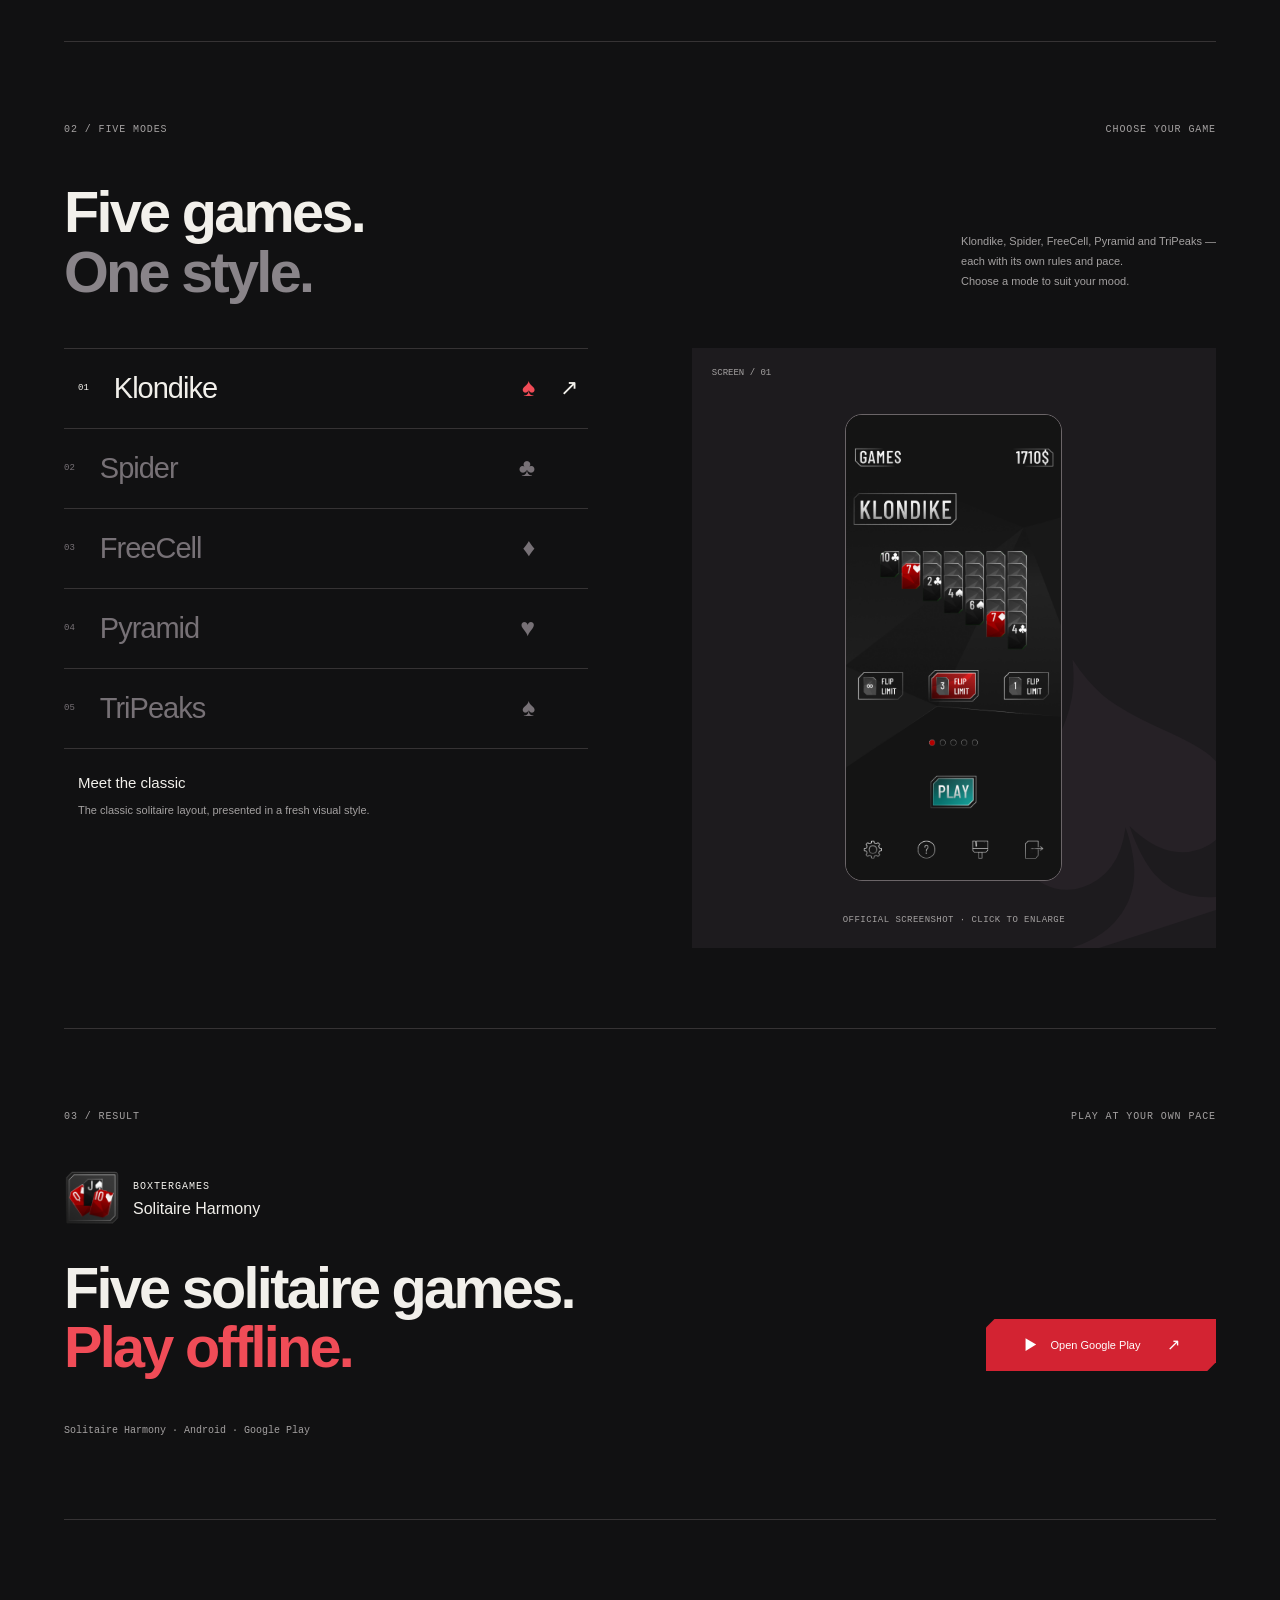
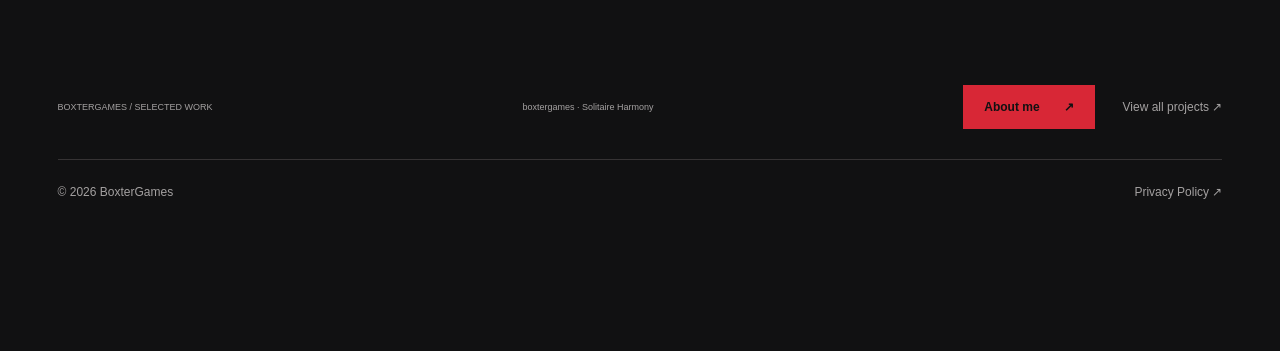
<file: index.en.html>
<!doctype html>
<html lang="en">
<head>
  <meta charset="utf-8">
  <meta name="viewport" content="width=device-width, initial-scale=1">
  <meta name="theme-color" content="#eeeee7">
  <meta name="description" content="A portfolio of games by BoxterGames.">
  <title>boxtergames — projects</title>
  <link rel="stylesheet" href="styles.css?v=flags-2">
  <script src="language.js?v=routes-2"></script>
  <link rel="stylesheet" href="projects/solitaire-harmony/style.css">
  <link rel="stylesheet" href="projects/squirreldefender/style.css">
  <link rel="stylesheet" href="projects/fractal-puzzle/style.css">
  <script src="projects/solitaire-harmony/project.en.js" defer></script>
  <script src="projects/squirreldefender/project.en.js" defer></script>
  <script src="projects/fractal-puzzle/project.en.js" defer></script>
  <script src="app.en.js" defer></script>
</head>
<body>
  <a class="skip-link" href="#main">Skip to project</a>
  <header class="header">
    <a class="wordmark brand-name" href="#project/solitaire-harmony" aria-label="boxtergames — first project">boxtergames</a>
    <span class="prototype-label">HTML / CONCEPT 01</span>
    <nav class="site-nav" aria-label="Main navigation"><a href="about.html">About me <span aria-hidden="true">↗</span></a></nav>
    <details class="language-switch"><summary aria-label="Language: English"><svg class="language-flag" width="22" height="15" aria-hidden="true" focusable="false" xmlns="http://www.w3.org/2000/svg" viewBox="0 0 60 40"><path fill="#012169" d="M0 0h60v40H0z"/><path stroke="#fff" stroke-width="8" d="m0 0 60 40M60 0 0 40"/><path stroke="#c8102e" stroke-width="3" d="m0 0 60 40M60 0 0 40"/><path stroke="#fff" stroke-width="12" d="M30 0v40M0 20h60"/><path stroke="#c8102e" stroke-width="7" d="M30 0v40M0 20h60"/></svg><span>EN</span><span class="language-arrow" aria-hidden="true"></span></summary><nav class="language-options" aria-label="Language"><a href="projects.html" data-language="ru" lang="ru"><svg class="language-flag" width="22" height="15" aria-hidden="true" focusable="false" xmlns="http://www.w3.org/2000/svg" viewBox="0 0 30 20"><path fill="#fff" d="M0 0h30v20H0z"/><path fill="#0039a6" d="M0 6.67h30v6.66H0z"/><path fill="#d52b1e" d="M0 13.33h30V20H0z"/></svg>Русский</a><a href="index.en.html" data-language="en" lang="en" aria-current="true"><svg class="language-flag" width="22" height="15" aria-hidden="true" focusable="false" xmlns="http://www.w3.org/2000/svg" viewBox="0 0 60 40"><path fill="#012169" d="M0 0h60v40H0z"/><path stroke="#fff" stroke-width="8" d="m0 0 60 40M60 0 0 40"/><path stroke="#c8102e" stroke-width="3" d="m0 0 60 40M60 0 0 40"/><path stroke="#fff" stroke-width="12" d="M30 0v40M0 20h60"/><path stroke="#c8102e" stroke-width="7" d="M30 0v40M0 20h60"/></svg>English</a></nav></details>
  </header>

  <main id="main" tabindex="-1">
    <div id="custom-project" hidden></div>
    <div id="generic-project">
    <section class="hero" aria-labelledby="project-title">
      <div class="project-meta"><span id="project-category"></span><span>SAMPLE PROJECT · CONCEPT</span></div>
      <div class="hero-layout">
        <div class="hero-copy">
          <div class="eyebrow"><span class="project-number" id="project-number">01 / 03</span><span id="project-name"></span></div>
          <h1 id="project-title"></h1>
          <p class="project-description" id="project-description"></p>
          <div class="hero-actions"><a class="primary-button" href="#story" id="story-link">Discover the project <span aria-hidden="true">↓</span></a><button class="round-button" id="hero-next" aria-label="Next project">↗</button></div>
          <p class="demo-disclaimer">Names and content are fictional.<br>This is a layout concept.</p>
        </div>
        <figure class="hero-figure" id="swipe-area">
          <div class="visual-label"><span><i></i> MAIN VISUAL</span><span id="visual-type"></span></div>
          <div id="hero-art" class="hero-art"></div>
          <figcaption><span id="visual-caption"></span><button class="text-button" id="expand-visual">Explore <span aria-hidden="true">↗</span></button></figcaption>
          <span class="swipe-hint">← SWIPE FOR ANOTHER PROJECT →</span>
        </figure>
      </div>
      <div class="hero-proof" id="hero-proof"></div>
      <div class="below-fold"><span>A good project speaks for itself. Details below.</span><a href="#story" aria-label="Read the project story">Scroll <span aria-hidden="true">↓</span></a></div>
    </section>

    <section class="story section" id="story" aria-labelledby="story-title">
      <div class="section-index"><span>01 / CONTEXT</span><span>~ 1 min read</span></div>
      <div class="story-layout"><h2 id="story-title"></h2><div class="story-body"><p id="challenge"></p><p id="approach"></p><dl class="project-credits" id="project-credits"></dl></div></div>
    </section>

    <section class="decisions section" aria-labelledby="decisions-title">
      <div class="section-index"><span>02 / DECISIONS</span><span>Details that make a difference</span></div>
      <h2 id="decisions-title">What makes this project special</h2>
      <div class="decision-list" id="decision-list"></div>
    </section>

    <section class="result section" aria-labelledby="result-title">
      <div class="section-index"><span>03 / RESULT</span><span>What a real case study could show</span></div>
      <div class="result-layout"><h2 id="result-title"></h2><div><p id="result-description"></p><p class="evidence-note">A real portfolio could include a demo, build, testimonial or measurable result.</p></div></div>
    </section>

    <a class="next-project" id="next-project" href="#project/flow"><div><span class="eyebrow">NEXT PROJECT</span><span class="next-name" id="next-name"></span></div><span class="next-arrow" aria-hidden="true">↗</span></a>
    </div>
    <footer><span>BOXTERGAMES / SELECTED WORK</span><span>Layout prototype · 2026</span><nav class="footer-nav" aria-label="Footer navigation"><a class="footer-about-button" href="about.html">About me <span aria-hidden="true">↗</span></a><button class="text-button" id="footer-index">View all projects ↗</button></nav></footer>
  </main>
  <footer class="legal-footer"><span>© 2026 BoxterGames</span><a href="privacy.html">Privacy Policy ↗</a></footer>

  <nav class="project-dock" aria-label="Project navigation">
    <div class="dock-heading"><span>PROJECTS</span><span id="dock-counter">01 / 03</span></div>
    <div class="dock-projects" id="dock-projects"></div>
    <a class="dock-about" href="about.html">About me <span aria-hidden="true">↗</span></a>
  </nav>
  <div class="sr-only" role="status" aria-live="polite" id="project-status"></div>

  <dialog id="index-dialog" aria-labelledby="index-title">
    <div class="dialog-header"><span class="eyebrow">SELECTED WORK / 03</span><button class="close-button" data-close aria-label="Close project list">×</button></div>
    <h2 id="index-title">Find your next favorite.</h2><p class="dialog-intro">Three games by boxtergames. Each with its own character.</p><div id="index-list"></div>
  </dialog>
  <dialog id="logic-dialog" aria-labelledby="logic-title">
    <div class="dialog-header"><span class="eyebrow">ANATOMY OF A CASE STUDY</span><button class="close-button" data-close aria-label="Close diagram">×</button></div>
    <h2 id="logic-title">First, spark interest.<br>Then reveal the details.</h2>
    <ol class="logic-list">
      <li><strong>First screen · five seconds</strong><p>What it is, who it is for and its main value, with one visual and three features.</p></li>
      <li><strong>Context · a short paragraph</strong><p>The task and constraints, team contribution, platform and status.</p></li>
      <li><strong>Decisions · show and explain</strong><p>Two or three key details, with visuals and a short explanation.</p></li>
      <li><strong>Result · provide evidence</strong><p>The outcome, real metrics, a demo or a testimonial when available, and a clear next step.</p></li>
      <li><strong>Next project · keep exploring</strong><p>The next project, arrows and a persistent project panel keep the catalog accessible.</p></li>
    </ol>
    <div class="logic-note"><strong>How to navigate</strong><p>Scroll down to read. Swipe the main visual or use the buttons and arrow keys to change projects. Browser history works as usual.</p></div>
  </dialog>
  <dialog id="visual-dialog" aria-labelledby="visual-dialog-title">
    <div class="dialog-header"><h2 id="visual-dialog-title">Visual concept</h2><button class="close-button" data-close aria-label="Close visual">×</button></div><div id="expanded-art"></div><p class="dialog-intro">Concept visual. A finished case study could show a screenshot, product recording or game scene.</p>
  </dialog>
</body>
</html>
</file>
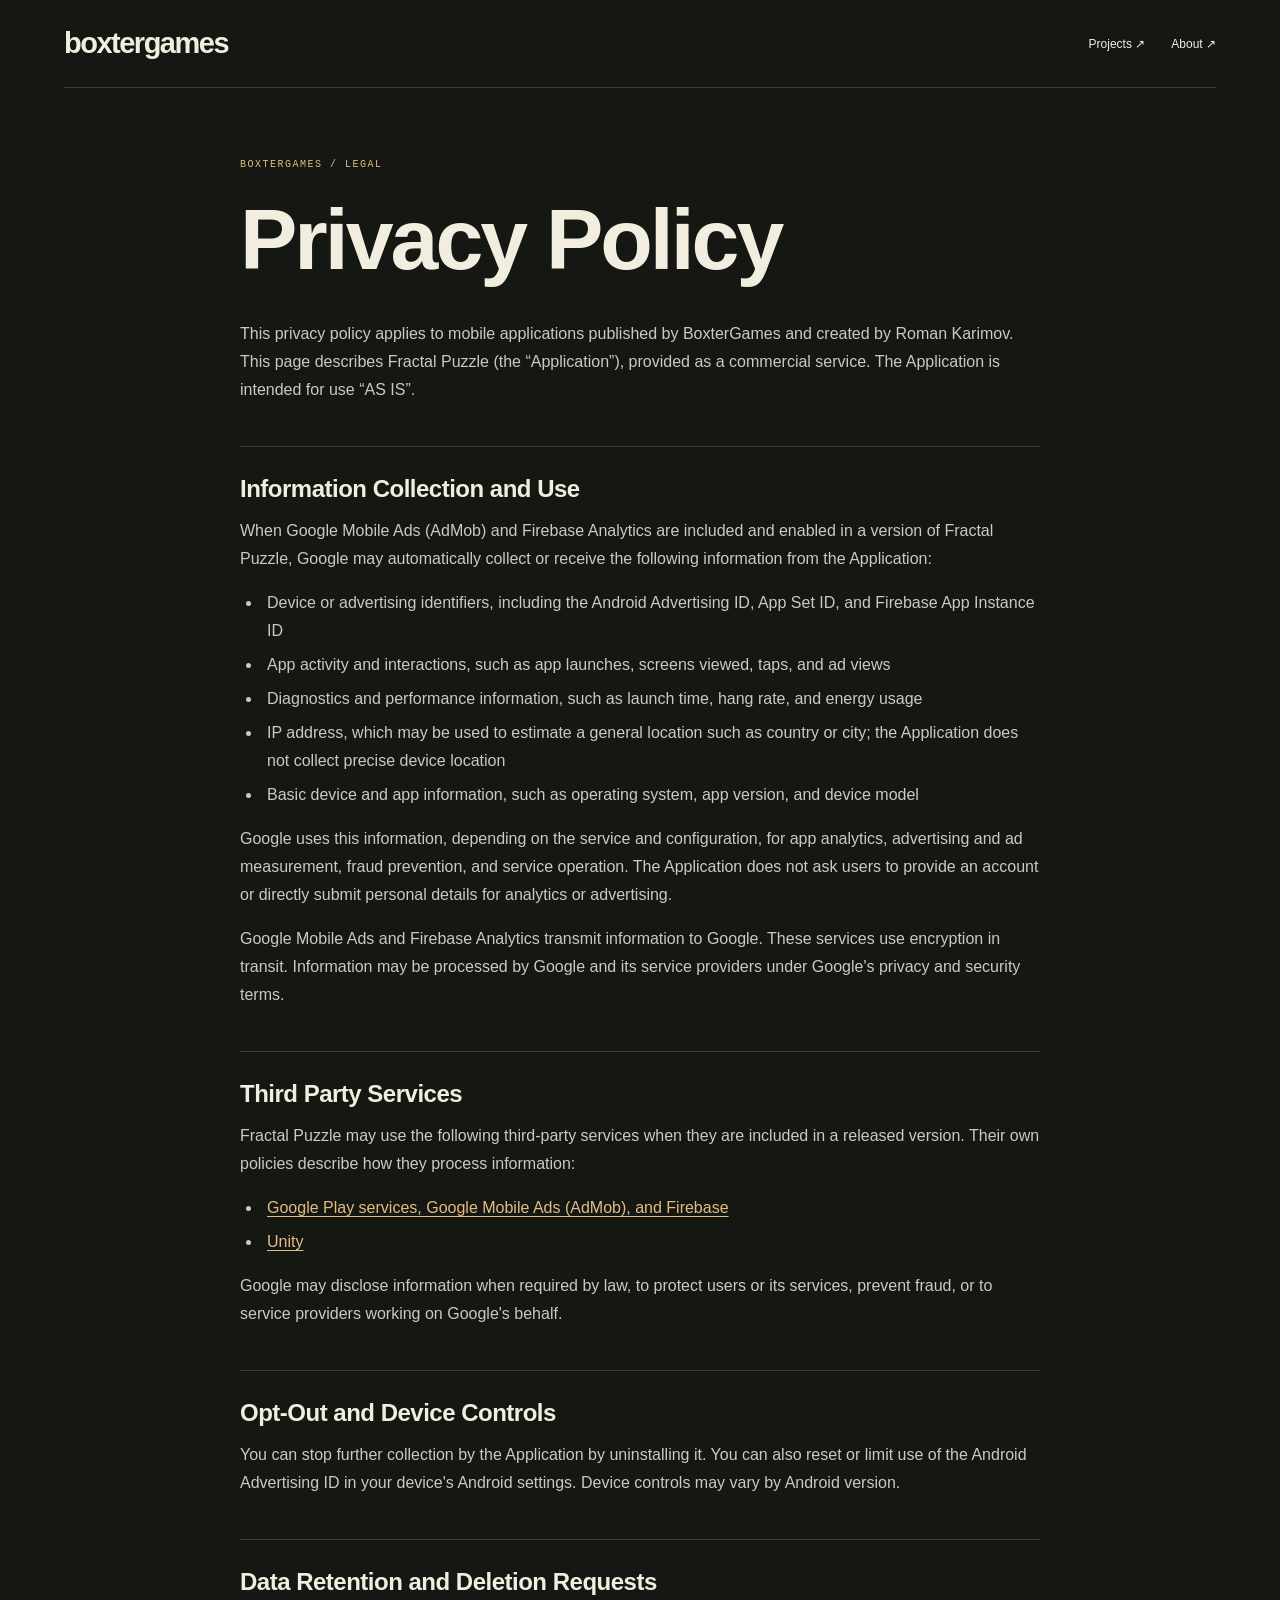
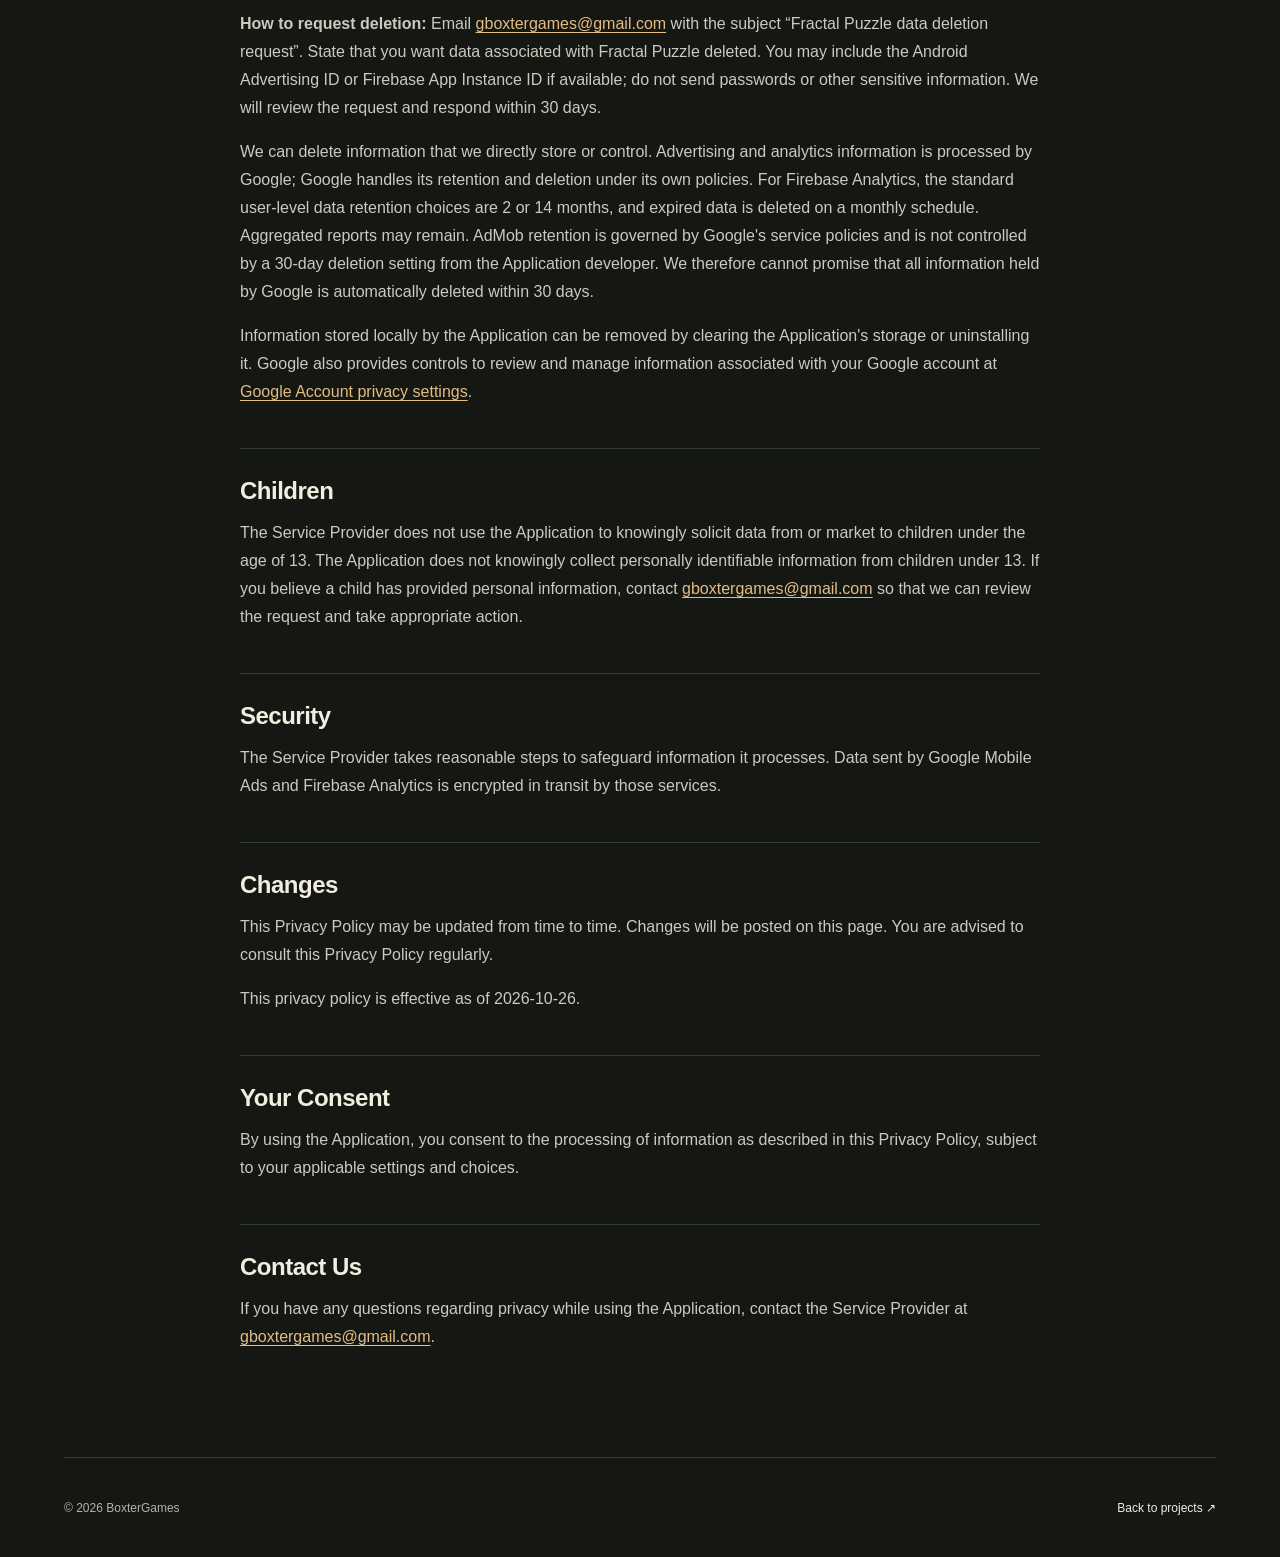
<file: privacy.html>
<!doctype html>
<html lang="en"><head><meta charset="utf-8"><meta name="viewport" content="width=device-width, initial-scale=1"><meta name="theme-color" content="#151713"><meta name="description" content="Privacy Policy for BoxterGames mobile applications by Roman Karimov."><title>Privacy Policy — BoxterGames</title><link rel="stylesheet" href="privacy.css"></head>
<body><header class="policy-header"><a class="policy-brand" href="index.html">boxtergames</a><nav aria-label="Site navigation"><a href="index.html">Projects ↗</a><a href="about.html">About ↗</a></nav></header>
<main class="policy-main"><div class="policy-label">BOXTERGAMES / LEGAL</div>
        <h1>Privacy Policy</h1>
        <p>This privacy policy applies to mobile applications published by BoxterGames and created by Roman Karimov. This page describes Fractal Puzzle (the “Application”), provided as a commercial service. The Application is intended for use “AS IS”.</p>

        <h2>Information Collection and Use</h2>
        <p>When Google Mobile Ads (AdMob) and Firebase Analytics are included and enabled in a version of Fractal Puzzle, Google may automatically collect or receive the following information from the Application:</p>
        <ul>
            <li>Device or advertising identifiers, including the Android Advertising ID, App Set ID, and Firebase App Instance ID</li>
            <li>App activity and interactions, such as app launches, screens viewed, taps, and ad views</li>
            <li>Diagnostics and performance information, such as launch time, hang rate, and energy usage</li>
            <li>IP address, which may be used to estimate a general location such as country or city; the Application does not collect precise device location</li>
            <li>Basic device and app information, such as operating system, app version, and device model</li>
        </ul>
        <p>Google uses this information, depending on the service and configuration, for app analytics, advertising and ad measurement, fraud prevention, and service operation. The Application does not ask users to provide an account or directly submit personal details for analytics or advertising.</p>
        <p>Google Mobile Ads and Firebase Analytics transmit information to Google. These services use encryption in transit. Information may be processed by Google and its service providers under Google's privacy and security terms.</p>

        <h2>Third Party Services</h2>
        <p>Fractal Puzzle may use the following third-party services when they are included in a released version. Their own policies describe how they process information:</p>
        <ul>
            <li><a href="https://policies.google.com/privacy" rel="noopener noreferrer" target="_blank">Google Play services, Google Mobile Ads (AdMob), and Firebase</a></li>
            <li><a href="https://unity.com/legal/privacy-policy" rel="noopener noreferrer" target="_blank">Unity</a></li>
        </ul>
        <p>Google may disclose information when required by law, to protect users or its services, prevent fraud, or to service providers working on Google's behalf.</p>

        <h2>Opt-Out and Device Controls</h2>
        <p>You can stop further collection by the Application by uninstalling it. You can also reset or limit use of the Android Advertising ID in your device's Android settings. Device controls may vary by Android version.</p>

        <h2>Data Retention and Deletion Requests</h2>
        <p><strong>How to request deletion:</strong> Email <a href="mailto:gboxtergames@gmail.com">gboxtergames@gmail.com</a> with the subject “Fractal Puzzle data deletion request”. State that you want data associated with Fractal Puzzle deleted. You may include the Android Advertising ID or Firebase App Instance ID if available; do not send passwords or other sensitive information. We will review the request and respond within 30 days.</p>
        <p>We can delete information that we directly store or control. Advertising and analytics information is processed by Google; Google handles its retention and deletion under its own policies. For Firebase Analytics, the standard user-level data retention choices are 2 or 14 months, and expired data is deleted on a monthly schedule. Aggregated reports may remain. AdMob retention is governed by Google's service policies and is not controlled by a 30-day deletion setting from the Application developer. We therefore cannot promise that all information held by Google is automatically deleted within 30 days.</p>
        <p>Information stored locally by the Application can be removed by clearing the Application's storage or uninstalling it. Google also provides controls to review and manage information associated with your Google account at <a href="https://myaccount.google.com/data-and-privacy" rel="noopener noreferrer" target="_blank">Google Account privacy settings</a>.</p>

        <h2>Children</h2>
        <p>The Service Provider does not use the Application to knowingly solicit data from or market to children under the age of 13. The Application does not knowingly collect personally identifiable information from children under 13. If you believe a child has provided personal information, contact <a href="mailto:gboxtergames@gmail.com">gboxtergames@gmail.com</a> so that we can review the request and take appropriate action.</p>

        <h2>Security</h2>
        <p>The Service Provider takes reasonable steps to safeguard information it processes. Data sent by Google Mobile Ads and Firebase Analytics is encrypted in transit by those services.</p>

        <h2>Changes</h2>
        <p>This Privacy Policy may be updated from time to time. Changes will be posted on this page. You are advised to consult this Privacy Policy regularly.</p>
        <p>This privacy policy is effective as of 2026-10-26.</p>

        <h2>Your Consent</h2>
        <p>By using the Application, you consent to the processing of information as described in this Privacy Policy, subject to your applicable settings and choices.</p>

        <h2>Contact Us</h2>
        <p>If you have any questions regarding privacy while using the Application, contact the Service Provider at <a href="mailto:gboxtergames@gmail.com">gboxtergames@gmail.com</a>.</p>
    </main>
<footer class="policy-footer"><span>© 2026 BoxterGames</span><a href="index.html">Back to projects ↗</a></footer></body></html>
</file>
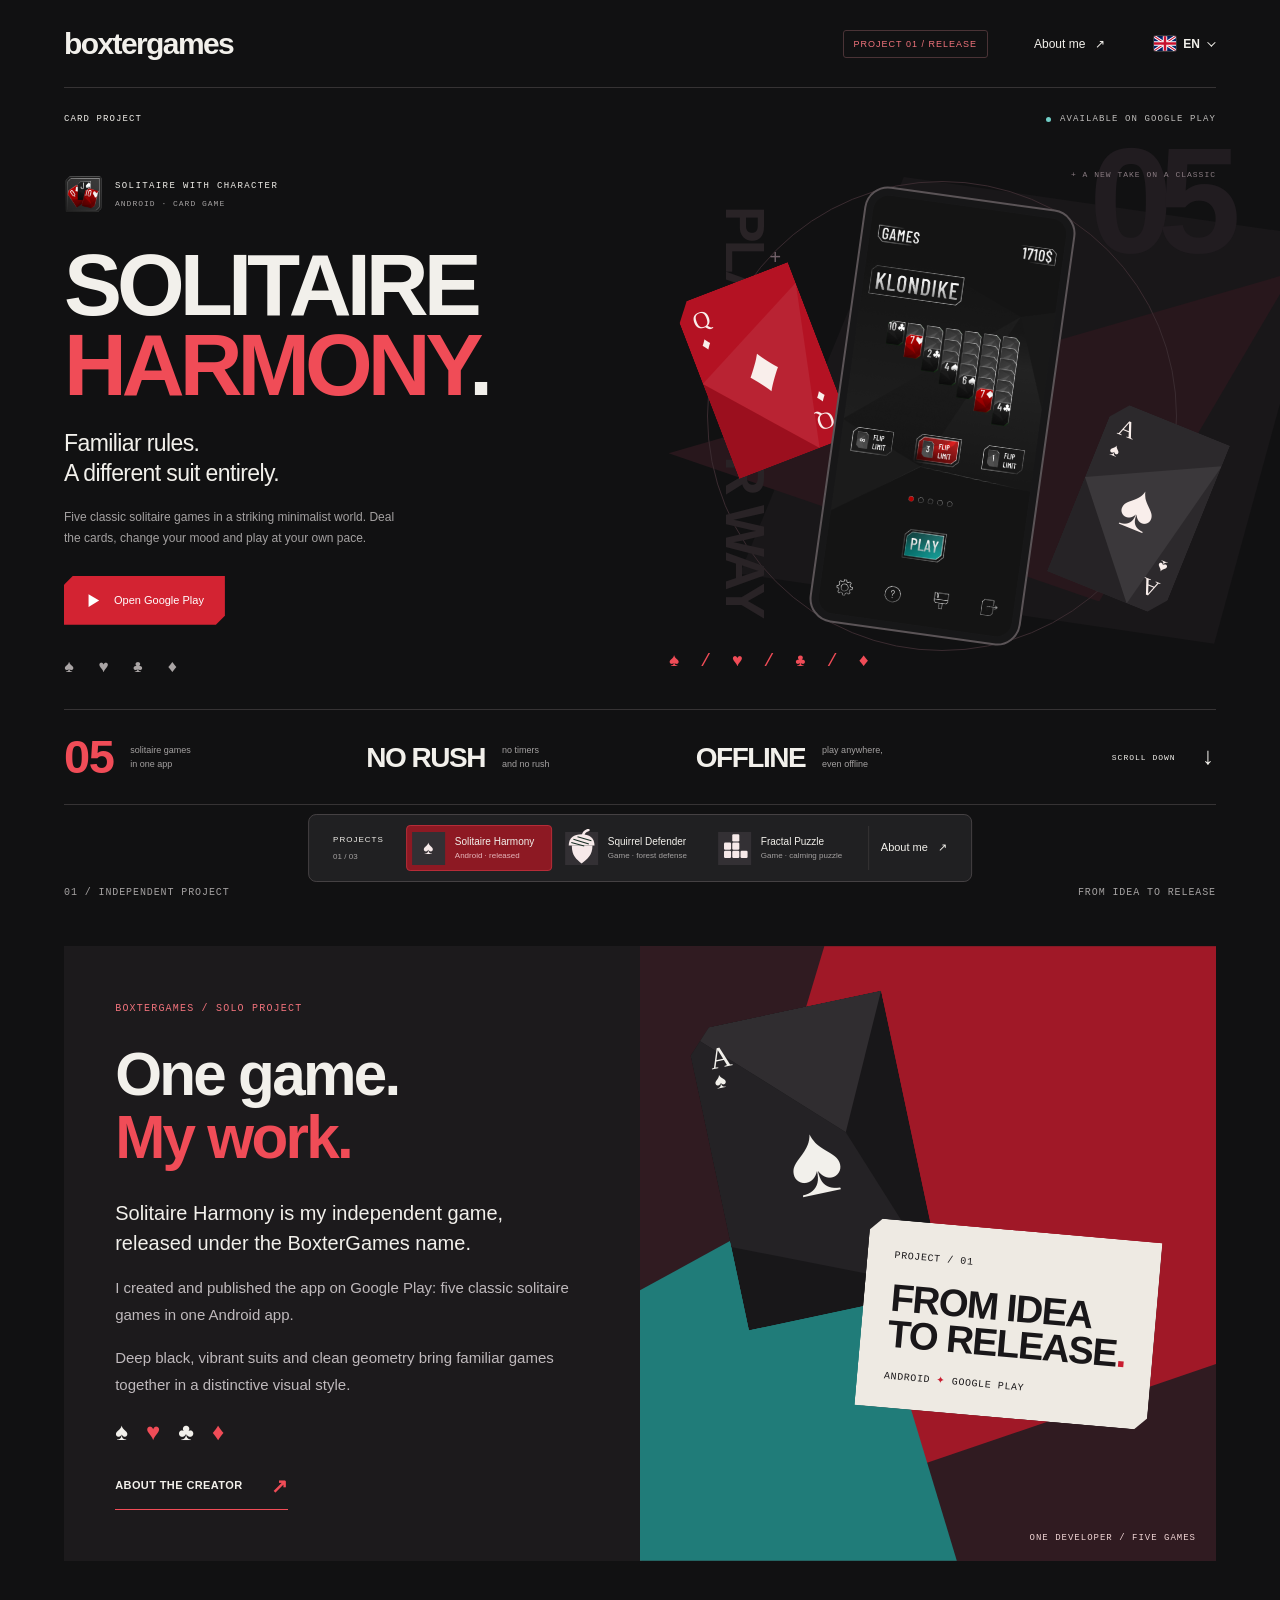
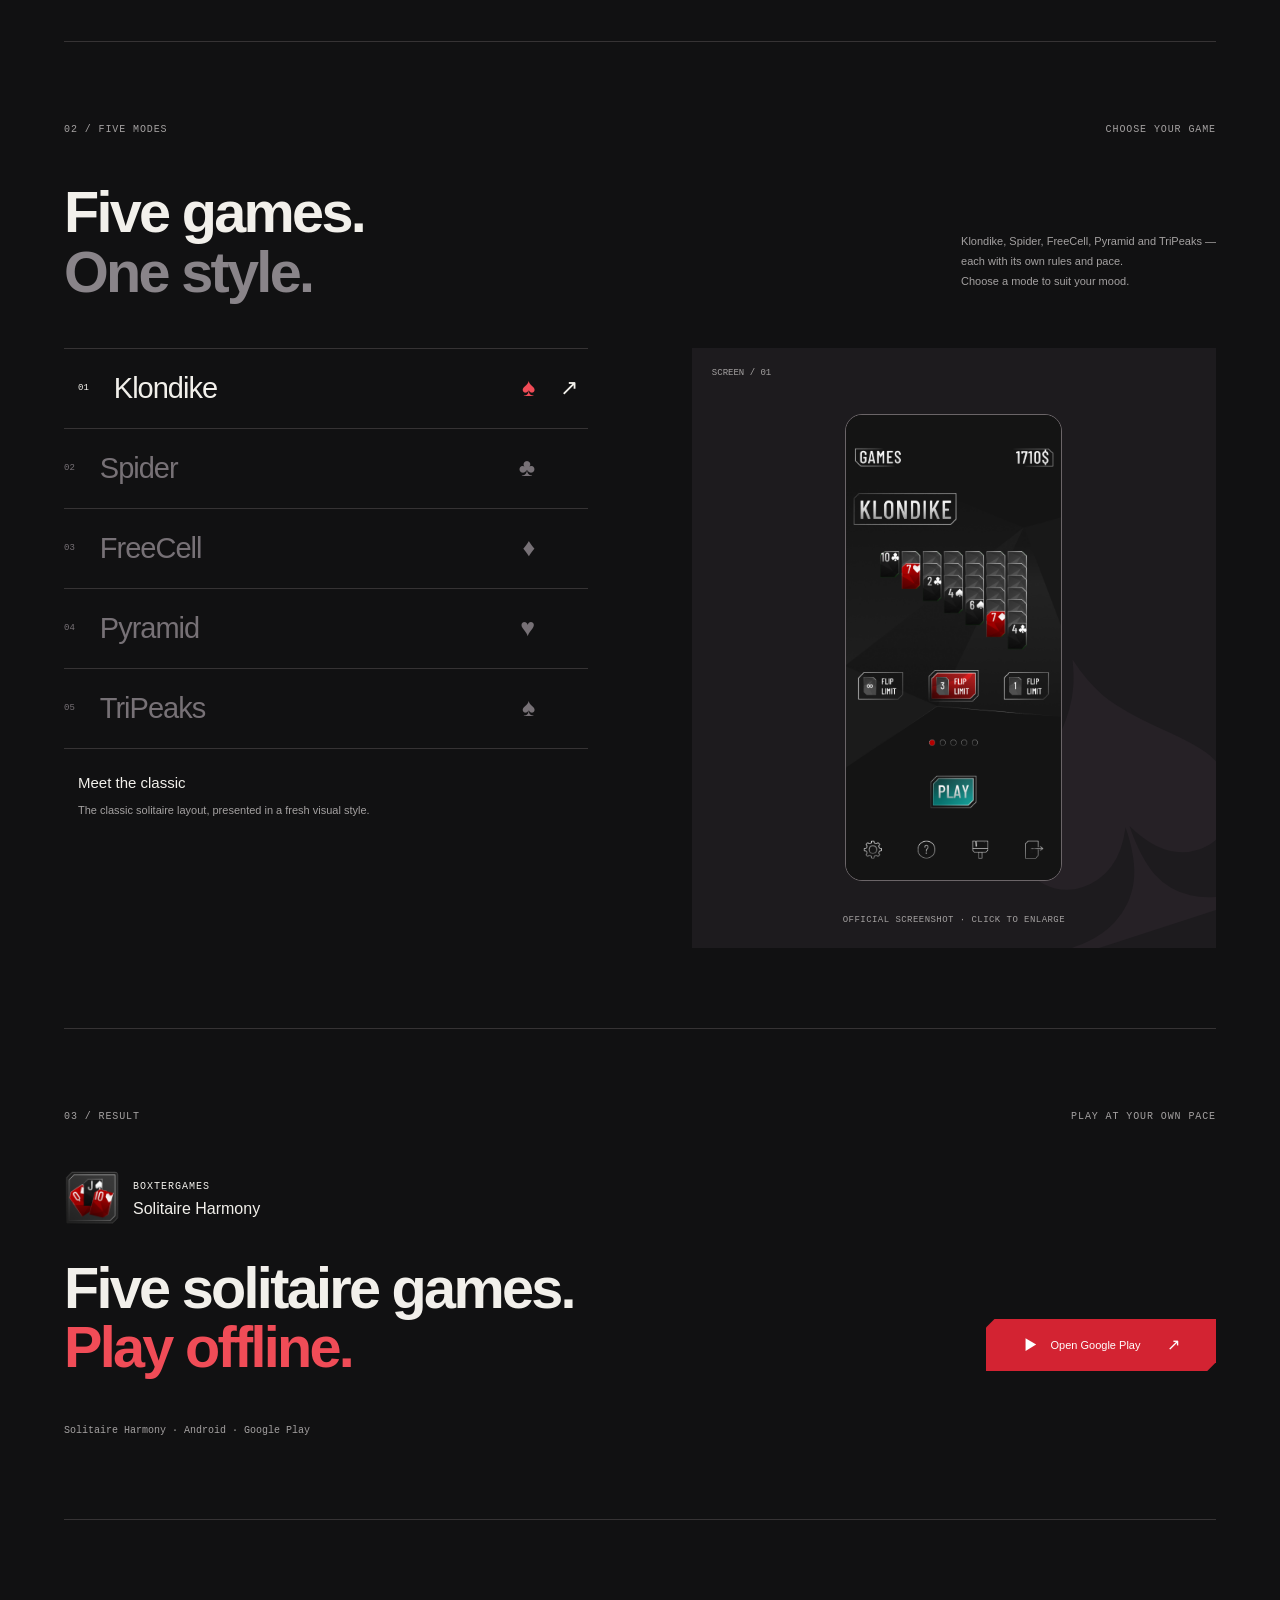
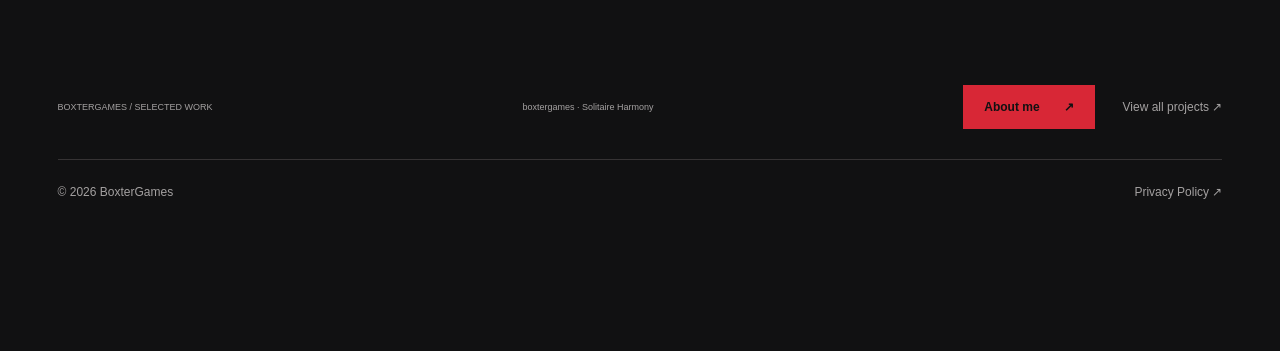
<file: projects.html>
<!doctype html>
<html lang="ru">
<head>
  <meta charset="utf-8">
  <meta name="viewport" content="width=device-width, initial-scale=1">
  <meta name="theme-color" content="#eeeee7">
  <meta name="description" content="Интерактивный HTML-блокаут портфолио: один проект — одна история.">
  <title>boxtergames — проекты студии</title>
  <link rel="stylesheet" href="styles.css?v=flags-2">
  <script src="language.js?v=routes-2"></script>
  <link rel="stylesheet" href="projects/solitaire-harmony/style.css">
  <link rel="stylesheet" href="projects/squirreldefender/style.css">
  <link rel="stylesheet" href="projects/fractal-puzzle/style.css">
  <script src="projects/solitaire-harmony/project.js" defer></script>
  <script src="projects/squirreldefender/project.js" defer></script>
  <script src="projects/fractal-puzzle/project.js" defer></script>
  <script src="app.js" defer></script>
</head>
<body>
  <a class="skip-link" href="#main">К проекту</a>
  <header class="header">
    <a class="wordmark brand-name" href="#project/solitaire-harmony" aria-label="boxtergames — первый проект">boxtergames</a>
    <span class="prototype-label">HTML / БЛОКАУТ 01</span>
    <nav class="site-nav" aria-label="Основная навигация"><a href="about.html">Обо мне <span aria-hidden="true">↗</span></a></nav>
    <details class="language-switch"><summary aria-label="Язык: Русский"><svg class="language-flag" width="22" height="15" aria-hidden="true" focusable="false" xmlns="http://www.w3.org/2000/svg" viewBox="0 0 30 20"><path fill="#fff" d="M0 0h30v20H0z"/><path fill="#0039a6" d="M0 6.67h30v6.66H0z"/><path fill="#d52b1e" d="M0 13.33h30V20H0z"/></svg><span>RU</span><span class="language-arrow" aria-hidden="true"></span></summary><nav class="language-options" aria-label="Язык"><a href="projects.html" data-language="ru" lang="ru" aria-current="true"><svg class="language-flag" width="22" height="15" aria-hidden="true" focusable="false" xmlns="http://www.w3.org/2000/svg" viewBox="0 0 30 20"><path fill="#fff" d="M0 0h30v20H0z"/><path fill="#0039a6" d="M0 6.67h30v6.66H0z"/><path fill="#d52b1e" d="M0 13.33h30V20H0z"/></svg>Русский</a><a href="index.en.html" data-language="en" lang="en"><svg class="language-flag" width="22" height="15" aria-hidden="true" focusable="false" xmlns="http://www.w3.org/2000/svg" viewBox="0 0 60 40"><path fill="#012169" d="M0 0h60v40H0z"/><path stroke="#fff" stroke-width="8" d="m0 0 60 40M60 0 0 40"/><path stroke="#c8102e" stroke-width="3" d="m0 0 60 40M60 0 0 40"/><path stroke="#fff" stroke-width="12" d="M30 0v40M0 20h60"/><path stroke="#c8102e" stroke-width="7" d="M30 0v40M0 20h60"/></svg>English</a></nav></details>
  </header>

  <main id="main" tabindex="-1">
    <div id="custom-project" hidden></div>
    <div id="generic-project">
    <section class="hero" aria-labelledby="project-title">
      <div class="project-meta"><span id="project-category"></span><span>УСЛОВНЫЙ ПРОЕКТ · КОНЦЕПТ</span></div>
      <div class="hero-layout">
        <div class="hero-copy">
          <div class="eyebrow"><span class="project-number" id="project-number">01 / 03</span><span id="project-name"></span></div>
          <h1 id="project-title"></h1>
          <p class="project-description" id="project-description"></p>
          <div class="hero-actions"><a class="primary-button" href="#story" id="story-link">Почему это интересно <span aria-hidden="true">↓</span></a><button class="round-button" id="hero-next" aria-label="Следующий проект">↗</button></div>
          <p class="demo-disclaimer">Названия и содержание вымышлены.<br>Здесь проверяем структуру и подачу.</p>
        </div>
        <figure class="hero-figure" id="swipe-area">
          <div class="visual-label"><span><i></i> ГЛАВНЫЙ ВИЗУАЛ</span><span id="visual-type"></span></div>
          <div id="hero-art" class="hero-art"></div>
          <figcaption><span id="visual-caption"></span><button class="text-button" id="expand-visual">Рассмотреть <span aria-hidden="true">↗</span></button></figcaption>
          <span class="swipe-hint">← СВАЙП — ДРУГОЙ ПРОЕКТ →</span>
        </figure>
      </div>
      <div class="hero-proof" id="hero-proof"></div>
      <div class="below-fold"><span>Хороший проект видно сразу. Детали — ниже.</span><a href="#story" aria-label="Читать историю проекта">Прокрутить <span aria-hidden="true">↓</span></a></div>
    </section>

    <section class="story section" id="story" aria-labelledby="story-title">
      <div class="section-index"><span>01 / КОНТЕКСТ</span><span>Чтение ~ 1 мин</span></div>
      <div class="story-layout"><h2 id="story-title"></h2><div class="story-body"><p id="challenge"></p><p id="approach"></p><dl class="project-credits" id="project-credits"></dl></div></div>
    </section>

    <section class="decisions section" aria-labelledby="decisions-title">
      <div class="section-index"><span>02 / РЕШЕНИЯ</span><span>Детали, которые делают разницу</span></div>
      <h2 id="decisions-title">Что делает проект особенным</h2>
      <div class="decision-list" id="decision-list"></div>
    </section>

    <section class="result section" aria-labelledby="result-title">
      <div class="section-index"><span>03 / РЕЗУЛЬТАТ</span><span>Что стоит показать в настоящем кейсе</span></div>
      <div class="result-layout"><h2 id="result-title"></h2><div><p id="result-description"></p><p class="evidence-note">В реальном портфолио здесь нужны подтверждения: запись демо, ссылка на сборку, отзыв или измеримый результат. Цифры придумывать не нужно.</p></div></div>
    </section>

    <a class="next-project" id="next-project" href="#project/flow"><div><span class="eyebrow">СЛЕДУЮЩИЙ ПРОЕКТ</span><span class="next-name" id="next-name"></span></div><span class="next-arrow" aria-hidden="true">↗</span></a>
    </div>
    <footer><span>BOXTERGAMES / SELECTED WORK</span><span>Прототип структуры · 2026</span><nav class="footer-nav" aria-label="Навигация в футере"><a class="footer-about-button" href="about.html">Обо мне <span aria-hidden="true">↗</span></a><button class="text-button" id="footer-index">Открыть все проекты ↗</button></nav></footer>
  </main>
  <footer class="legal-footer"><span>© 2026 BoxterGames</span><a href="privacy.html">Privacy Policy ↗</a></footer>

  <nav class="project-dock" aria-label="Переключение проектов">
    <div class="dock-heading"><span>ПРОЕКТЫ</span><span id="dock-counter">01 / 03</span></div>
    <div class="dock-projects" id="dock-projects"></div>
    <a class="dock-about" href="about.html">Обо мне <span aria-hidden="true">↗</span></a>
  </nav>
  <div class="sr-only" role="status" aria-live="polite" id="project-status"></div>

  <dialog id="index-dialog" aria-labelledby="index-title">
    <div class="dialog-header"><span class="eyebrow">SELECTED WORK / 03</span><button class="close-button" data-close aria-label="Закрыть список проектов">×</button></div>
    <h2 id="index-title">Найдите свой интерес.</h2><p class="dialog-intro">Три игры boxtergames. У каждой — свой характер.</p><div id="index-list"></div>
  </dialog>
  <dialog id="logic-dialog" aria-labelledby="logic-title">
    <div class="dialog-header"><span class="eyebrow">АНАТОМИЯ КЕЙСА</span><button class="close-button" data-close aria-label="Закрыть схему">×</button></div>
    <h2 id="logic-title">Сначала заинтересовать.<br>Потом раскрыть детали.</h2>
    <ol class="logic-list">
      <li><strong>Первый экран · за 5 секунд</strong><p>Что это, для кого и в чём главная ценность. Один выразительный визуал и три конкретные особенности.</p></li>
      <li><strong>Контекст · короткий абзац</strong><p>Какая была задача и ограничения. Рядом — вклад команды, платформа и статус.</p></li>
      <li><strong>Решения · показать и объяснить</strong><p>Две-три важные детали. В каждой: визуальное доказательство и короткое объяснение решения.</p></li>
      <li><strong>Результат · дать подтверждение</strong><p>Что получилось. Реальные метрики, демо или отзыв, если они есть. Ясный следующий шаг.</p></li>
      <li><strong>Следующий проект · продолжить просмотр</strong><p>Название следующего кейса, стрелки и постоянная панель проектов. Весь каталог доступен одним нажатием.</p></li>
    </ol>
    <div class="logic-note"><strong>Как листать</strong><p>Вниз — читать кейс. Влево/вправо по главному визуалу — сменить проект. Также работают кнопки, клавиши ← → и история браузера. Колесо мыши сохраняет обычную прокрутку.</p></div>
  </dialog>
  <dialog id="visual-dialog" aria-labelledby="visual-dialog-title">
    <div class="dialog-header"><h2 id="visual-dialog-title">Визуальный концепт</h2><button class="close-button" data-close aria-label="Закрыть визуал">×</button></div><div id="expanded-art"></div><p class="dialog-intro">Схематичный визуал. В готовом кейсе здесь — реальный скриншот, запись продукта или игровая сцена.</p>
  </dialog>
</body>
</html>
</file>
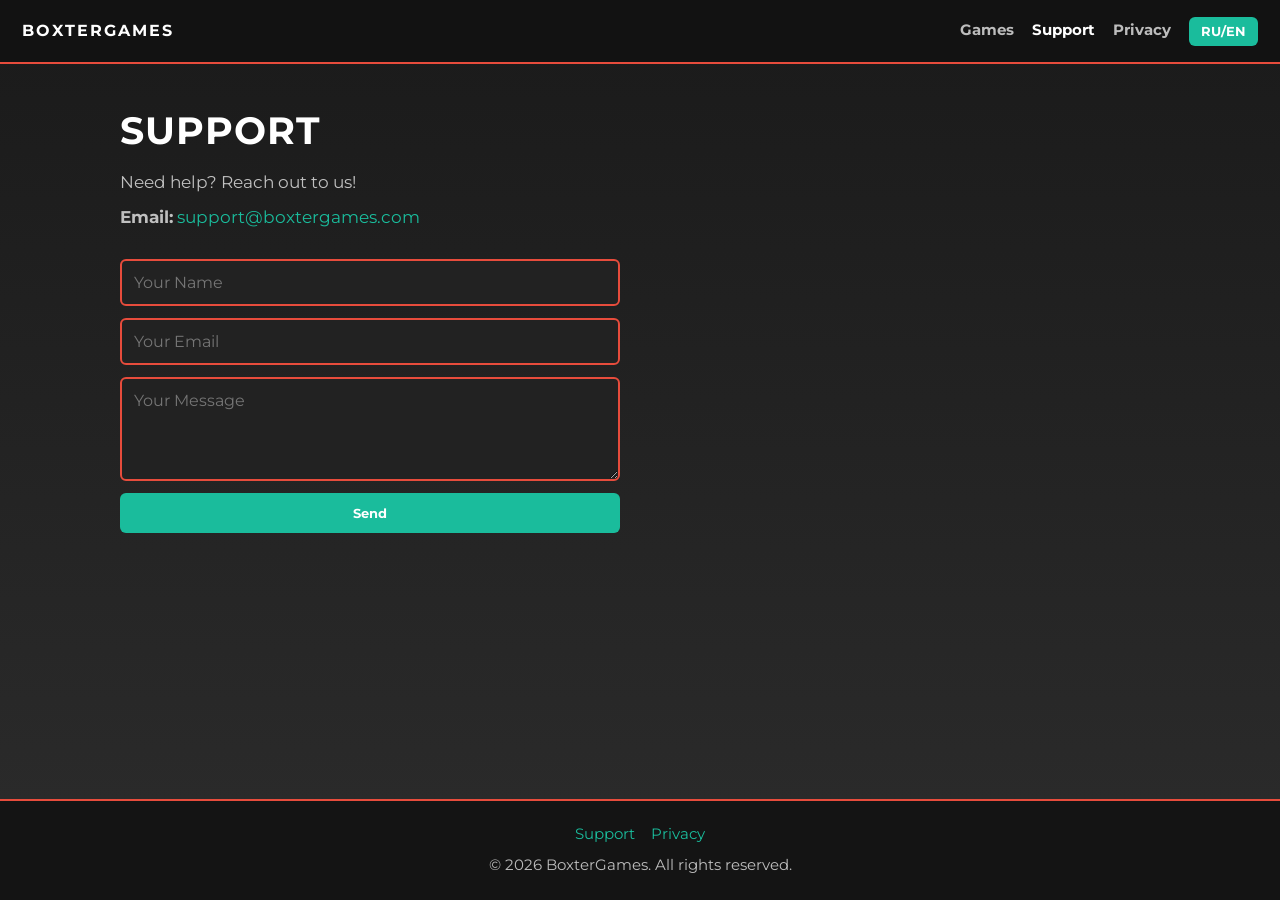
<file: support.html>
<!DOCTYPE html>
<html lang="en">
<head>
    <meta charset="UTF-8">
    <meta name="viewport" content="width=device-width, initial-scale=1.0">
    <title>Support - BoxterGames</title>
    <link href="https://fonts.googleapis.com/css2?family=Montserrat:wght@400;700&display=swap" rel="stylesheet">
    <link rel="icon" href="Images/favicon.ico" type="image/x-icon">
    <link rel="stylesheet" href="css/studio.css">
</head>
<body>
    <header class="site-header">
        <a class="brand" href="index.html">BoxterGames</a>
        <nav class="nav-links">
            <a href="index.html" data-i18n="nav-games">Games</a>
            <a href="support.html" class="is-active" data-i18n="nav-support">Support</a>
            <a href="privacy.html" data-i18n="nav-privacy">Privacy</a>
            <button type="button" class="lang-toggle" onclick="toggleLanguage()">RU/EN</button>
        </nav>
    </header>

    <main class="page">
        <div class="page-lead" style="text-align: left;">
            <h1 data-i18n="support-title">Support</h1>
            <p data-i18n="support-desc">Need help? Reach out to us!</p>
            <p><strong>Email:</strong> <a href="mailto:support@boxtergames.com">support@boxtergames.com</a></p>
        </div>
        <form class="contact-form" id="contact-form" action="https://formspree.io/f/xvgagzvz" method="POST">
            <input type="text" name="name" data-i18n-placeholder="form-name" placeholder="Your Name" required>
            <input type="email" name="email" data-i18n-placeholder="form-email" placeholder="Your Email" required>
            <textarea name="message" data-i18n-placeholder="form-message" placeholder="Your Message" rows="4" required></textarea>
            <button type="submit" id="submit-btn" data-i18n="submit-btn">Send</button>
            <div class="form-message" id="form-message"></div>
        </form>
    </main>

    <div class="thank-you-modal" id="thank-you-modal" role="dialog" aria-modal="true">
        <span class="thank-you-modal-close" onclick="closeThankYouModal()" aria-label="Close">×</span>
        <div class="content">
            <h2 id="thank-you-title" data-i18n="thank-you-title">Thank You!</h2>
            <p data-i18n="thank-you-desc">We've received your message and will get back to you soon. Thanks for reaching out!</p>
            <a href="#" class="return-btn" data-i18n="return-btn" onclick="closeThankYouModal(); return false;">Close</a>
        </div>
    </div>

    <footer class="site-footer">
        <nav>
            <a href="support.html" data-i18n="nav-support">Support</a>
            <a href="privacy.html" data-i18n="nav-privacy">Privacy</a>
        </nav>
        <p data-i18n="footer-copy">© 2026 BoxterGames. All rights reserved.</p>
    </footer>

    <script src="js/studio.js"></script>
</body>
</html>
</file>
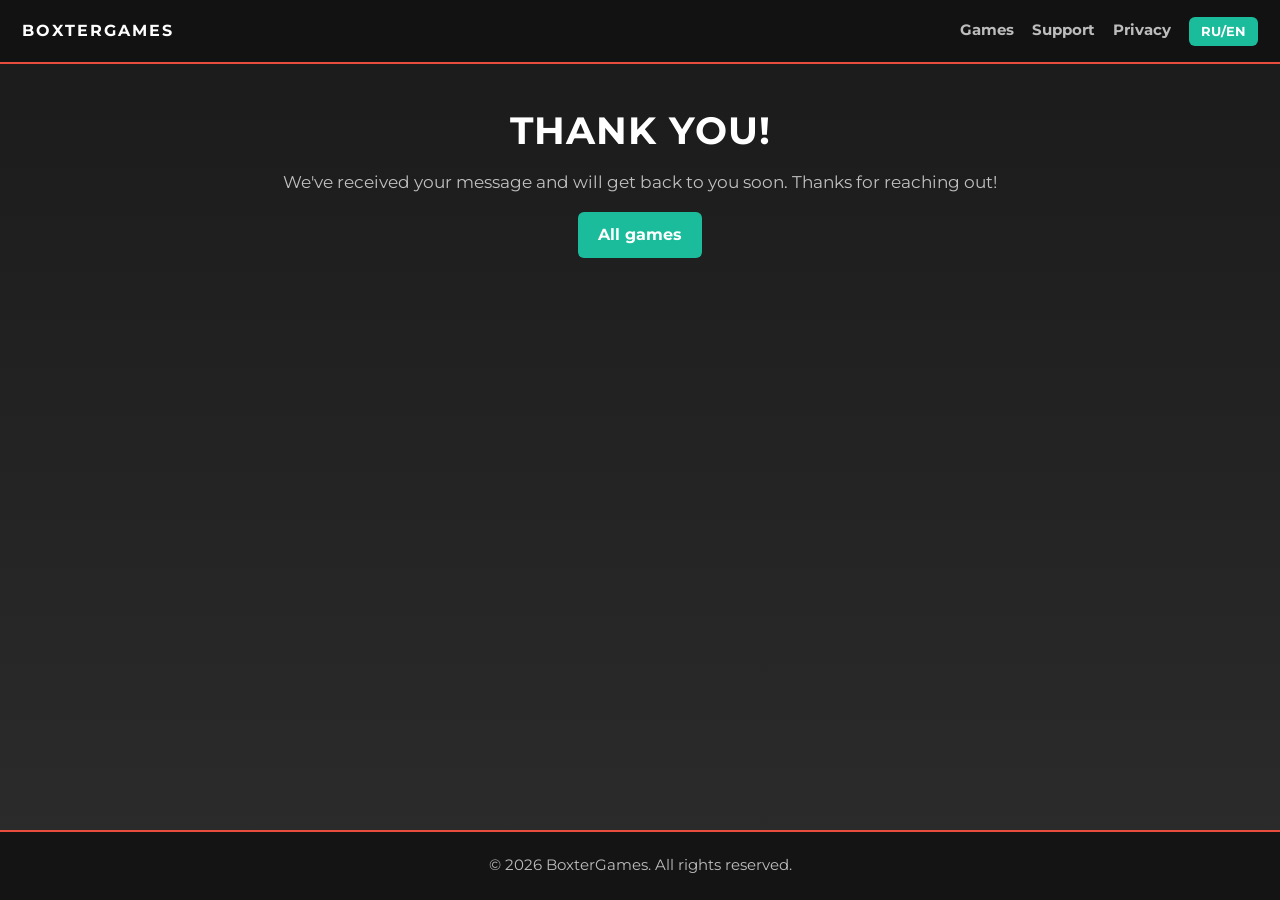
<file: thank-you.html>
<!DOCTYPE html>
<html lang="en">
<head>
    <meta charset="UTF-8">
    <meta name="viewport" content="width=device-width, initial-scale=1.0">
    <title>BoxterGames - Thank You</title>
    <link href="https://fonts.googleapis.com/css2?family=Montserrat:wght@400;700&display=swap" rel="stylesheet">
    <link rel="stylesheet" href="css/studio.css">
</head>
<body>
    <header class="site-header">
        <a class="brand" href="index.html">BoxterGames</a>
        <nav class="nav-links">
            <a href="index.html" data-i18n="nav-games">Games</a>
            <a href="support.html" data-i18n="nav-support">Support</a>
            <a href="privacy.html" data-i18n="nav-privacy">Privacy</a>
            <button type="button" class="lang-toggle" onclick="toggleLanguage()">RU/EN</button>
        </nav>
    </header>

    <main class="page">
        <div class="page-lead">
            <h1 data-i18n="thank-you-title">Thank You!</h1>
            <p data-i18n="thank-you-desc">We've received your message and will get back to you soon. Thanks for reaching out!</p>
            <a href="index.html" class="return-btn" data-i18n="back-home">All games</a>
        </div>
    </main>

    <footer class="site-footer">
        <p data-i18n="footer-copy">© 2026 BoxterGames. All rights reserved.</p>
    </footer>

    <script src="js/studio.js"></script>
</body>
</html>
</file>
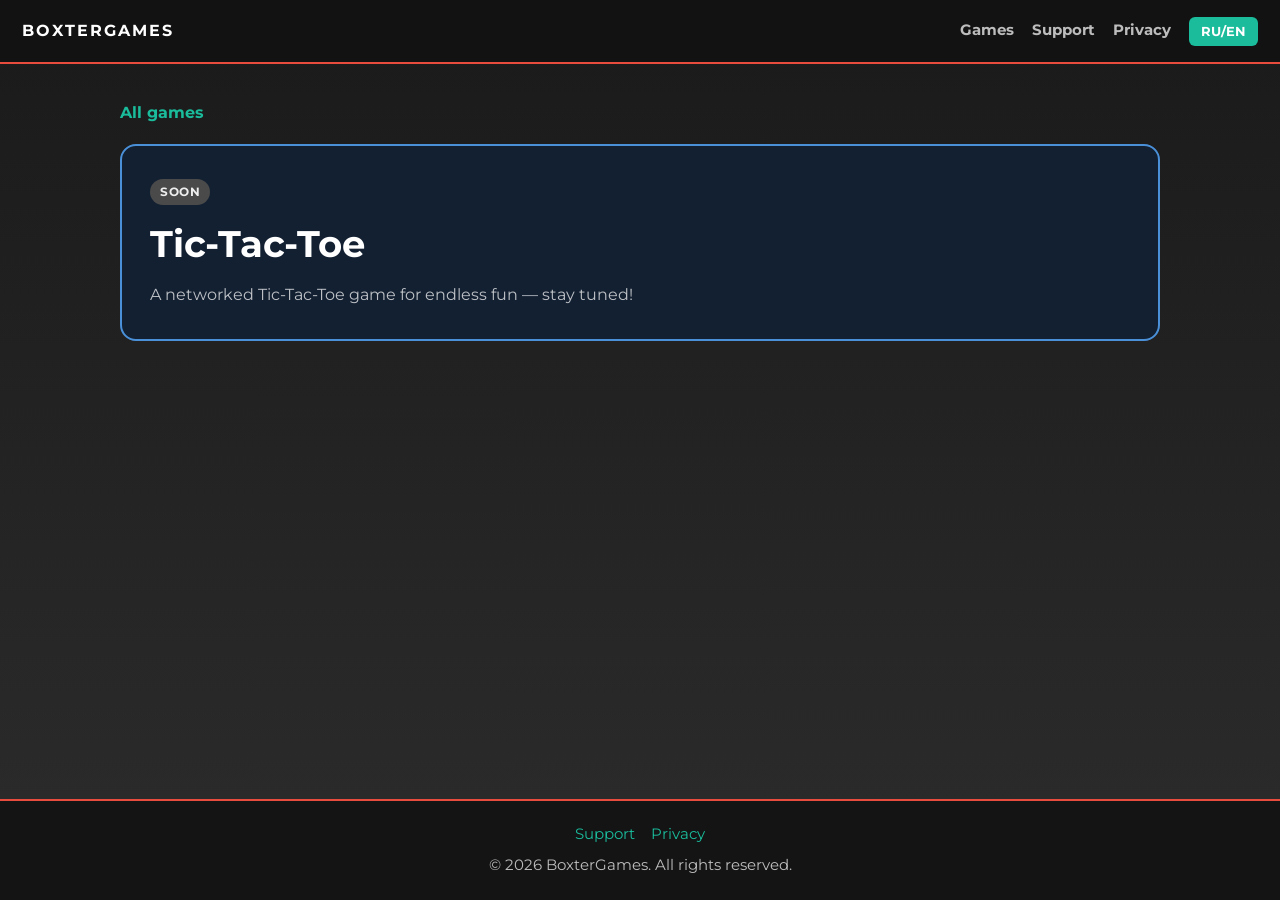
<file: games/tic-tac-toe.html>
<!DOCTYPE html>
<html lang="en">
<head>
    <meta charset="UTF-8">
    <meta name="viewport" content="width=device-width, initial-scale=1.0">
    <title>Tic-Tac-Toe - BoxterGames</title>
    <link href="https://fonts.googleapis.com/css2?family=Montserrat:wght@400;700&display=swap" rel="stylesheet">
    <link rel="icon" href="../Images/favicon.ico" type="image/x-icon">
    <meta name="description" content="Tic-Tac-Toe from BoxterGames — networked matches, coming soon.">
    <meta name="author" content="BoxterGames">
    <link rel="stylesheet" href="../css/studio.css">
    <link rel="stylesheet" href="../css/game.css">
</head>
<body class="theme-tictactoe">
    <header class="site-header">
        <a class="brand" href="../index.html">BoxterGames</a>
        <nav class="nav-links">
            <a href="../index.html" data-i18n="nav-games">Games</a>
            <a href="../support.html" data-i18n="nav-support">Support</a>
            <a href="../privacy.html" data-i18n="nav-privacy">Privacy</a>
            <button type="button" class="lang-toggle" onclick="toggleLanguage()">RU/EN</button>
        </nav>
    </header>

    <main class="page">
        <a class="back-link" href="../index.html" data-i18n="back-home">All games</a>
        <section class="game-hero">
            <span class="pill pill-soon" data-i18n="status-soon">Soon</span>
            <h1 data-i18n="tictactoe-title">Tic-Tac-Toe</h1>
            <p data-i18n="tictactoe-desc">A networked Tic-Tac-Toe game for endless fun — stay tuned!</p>
        </section>
    </main>

    <footer class="site-footer">
        <nav>
            <a href="../support.html" data-i18n="nav-support">Support</a>
            <a href="../privacy.html" data-i18n="nav-privacy">Privacy</a>
        </nav>
        <p data-i18n="footer-copy">© 2026 BoxterGames. All rights reserved.</p>
    </footer>

    <script src="../js/studio.js"></script>
</body>
</html>
</file>
<file: styles.css>
:root{--paper:#eeeee7;--ink:#292d25;--muted:#75776b;--line:#d0d2c5;--accent:#d9e8a2;--surface:#e2e5d8;--serif:Georgia,'Times New Roman',serif;--sans:Arial,Helvetica,sans-serif}
.wordmark.brand-name{font-size:30px;letter-spacing:-1.6px}.header>.prototype-label{margin-left:auto}
*{box-sizing:border-box}html{scroll-behavior:smooth;scroll-padding-top:32px}body{margin:0;background:var(--paper);color:var(--ink);font-family:var(--sans);font-size:15px;-webkit-font-smoothing:antialiased}button,a{-webkit-tap-highlight-color:transparent}button{font:inherit;color:inherit;cursor:pointer}a{color:inherit;text-decoration:none}button:focus-visible,a:focus-visible{outline:2px solid var(--ink);outline-offset:5px}button{border:0}button:disabled{cursor:default;opacity:.3}::selection{background:var(--accent)}.header{height:108px;margin:0 4.5%;display:flex;align-items:center;gap:46px;border-bottom:1px solid var(--line)}.wordmark{font-size:35px;font-weight:800;letter-spacing:-3px;white-space:nowrap}.wordmark>span:first-child{font-size:25px;display:inline-block;transform:translateY(-6px);margin:0 2px}.brand-dot{font-size:10px;letter-spacing:0;vertical-align:top;margin-left:6px}.header-note{font-size:11px;line-height:1.6;color:var(--muted)}.header-nav{display:flex;gap:30px;margin-left:auto}.text-button{background:none;padding:7px 0;font-size:12px;display:inline-flex;align-items:center;gap:15px;white-space:nowrap}.text-button:hover{text-decoration:underline;text-underline-offset:5px}.tiny{font-size:9px;color:var(--muted)}.prototype-label{font-size:9px;letter-spacing:1px;border:1px solid var(--line);border-radius:3px;padding:8px 10px;color:var(--muted)}main{outline:none}.hero,.section{margin:0 4.5%}.project-meta{display:flex;justify-content:space-between;padding:25px 0 24px;font-size:9px;letter-spacing:1.4px;color:var(--muted)}.hero-layout{display:grid;grid-template-columns:1fr 1.2fr;gap:5%;min-height:430px}.hero-copy{padding:32px 0 22px;display:flex;align-items:flex-start;flex-direction:column}.eyebrow{font-size:10px;letter-spacing:1.7px;display:flex;align-items:center;gap:20px}.project-number{color:var(--muted);font-size:10px;letter-spacing:0}h1{font-family:var(--serif);font-size:clamp(42px,4.7vw,76px);line-height:1.03;font-weight:400;letter-spacing:-2.5px;margin:25px 0 20px;max-width:650px}h1 em{font-weight:400;color:#757e5c}.project-description{font-size:14px;line-height:1.65;max-width:350px;margin:0}.hero-actions{display:flex;align-items:center;gap:10px;margin:25px 0 20px}.primary-button{background:var(--ink);color:var(--paper);padding:17px 21px;font-size:11px;display:inline-flex;gap:32px;align-items:center;border-radius:2px}.primary-button:hover{background:#424735}.round-button{width:46px;height:46px;border:1px solid var(--line);border-radius:50%;background:transparent;font-size:22px}.round-button:hover{background:var(--accent)}.demo-disclaimer{font-size:9px;line-height:1.5;color:var(--muted);margin:0;margin-top:auto;padding-top:12px}.hero-figure{margin:0;background:var(--surface);display:flex;flex-direction:column;position:relative;min-width:0;touch-action:pan-y pinch-zoom;overflow:hidden}.visual-label{display:flex;justify-content:space-between;align-items:center;font-size:8px;letter-spacing:1.1px;padding:19px 21px;color:#667057}.visual-label>span:first-child{display:flex;align-items:center;gap:7px}.visual-label i{width:5px;height:5px;display:inline-block;background:#77845d;border-radius:50%}.hero-art{flex:1;display:flex;align-items:center;min-height:300px;padding:0 18px}.hero-art svg{width:100%;height:100%;max-height:390px;display:block}.hero-figure figcaption{display:flex;justify-content:space-between;align-items:center;padding:12px 21px 24px;font-size:9px;color:#667057;gap:15px}.hero-figure figcaption button{font-size:10px}.swipe-hint{position:absolute;left:50%;bottom:7px;transform:translateX(-50%);font-size:7px;letter-spacing:1px;color:#7b826c;white-space:nowrap}.hero-proof{display:grid;grid-template-columns:repeat(3,1fr);border-bottom:1px solid var(--line);margin-top:32px;padding-bottom:24px;gap:25px}.proof-item{display:flex;gap:18px;align-items:start;padding-right:22px;border-right:1px solid var(--line)}.proof-item:last-child{border:0}.proof-number{font-size:9px;color:var(--muted);padding-top:5px}.proof-item strong{display:block;font-size:13px;font-weight:500;line-height:1.4}.proof-item p{font-size:10px;color:var(--muted);line-height:1.5;margin:5px 0 0}.below-fold{display:flex;justify-content:space-between;padding:19px 0;font-size:9px;color:var(--muted)}.below-fold a{display:flex;gap:25px}.section{padding:65px 0;border-bottom:1px solid var(--line)}.section-index{display:flex;justify-content:space-between;font-size:9px;color:var(--muted);letter-spacing:1.3px;margin-bottom:35px}.section-index>span:last-child{letter-spacing:0}.story-layout,.result-layout{display:grid;grid-template-columns:1fr 1fr;gap:10%}h2{font-family:var(--serif);font-weight:400;letter-spacing:-1px;font-size:clamp(29px,3.1vw,44px);line-height:1.12;margin:0}.story-layout h2{max-width:470px}.story-body p,.result-layout p{margin:0 0 20px;font-size:14px;line-height:1.8}.story-body p+p{color:var(--muted)}.project-credits{display:grid;grid-template-columns:repeat(3,1fr);gap:20px;margin:32px 0 0;padding-top:23px;border-top:1px solid var(--line)}dt{font-size:9px;color:var(--muted);margin-bottom:10px}dd{margin:0;font-size:11px;line-height:1.6}.decisions h2{margin-bottom:36px}.decision-list{display:grid;grid-template-columns:1fr 1fr;gap:35px}.detail-visual{height:230px;background:var(--surface);display:flex;justify-content:center;align-items:center;overflow:hidden}.detail-visual svg{width:88%;height:90%}.detail-visual.secondary{background:#e7e5dc}.decision-item h3{font-size:16px;font-weight:500;margin:22px 0 10px;letter-spacing:-.3px;display:flex;gap:14px}.decision-item h3 span{font-size:10px;color:var(--muted);padding-top:4px}.decision-item p{font-size:12px;line-height:1.75;color:var(--muted);max-width:430px;margin:0 0 0 30px}.result-layout h2{max-width:450px}.result-layout .evidence-note{font-size:11px;color:var(--muted);border-left:2px solid #a7b184;padding-left:20px}.next-project{display:flex;justify-content:space-between;align-items:center;background:var(--accent);margin:40px 4.5% 0;padding:35px 40px}.next-project .eyebrow{font-size:9px}.next-name{font:46px var(--serif);display:block;margin-top:14px;letter-spacing:-1.5px}.next-arrow{font-size:55px;font-weight:300}.next-project:hover .next-arrow{transform:translate(5px,-5px)}.next-arrow{transition:transform .2s}footer{display:flex;justify-content:space-between;align-items:center;margin:0 4.5%;padding:30px 0 150px;font-size:9px;color:var(--muted)}.project-dock{position:fixed;z-index:5;bottom:18px;left:50%;transform:translateX(-50%);background:#f8f8f2;border:1px solid #c5c9b9;display:flex;align-items:center;gap:10px;padding:10px 12px;border-radius:8px;max-width:calc(100% - 24px)}.dock-heading{font-size:8px;letter-spacing:1px;display:flex;flex-direction:column;gap:8px;padding:0 12px}.dock-heading>span:last-child{color:var(--muted);letter-spacing:0}.dock-arrow{background:none;font-size:20px;width:32px;height:44px;border-radius:4px}.dock-arrow:hover{background:var(--surface)}.dock-projects{display:flex;gap:7px}.dock-item{width:124px;height:46px;display:flex;align-items:center;gap:10px;border:1px solid transparent;border-radius:4px;background:transparent;padding:5px;transition:background .15s}.dock-item[aria-current="page"]{background:var(--accent);border-color:#c3d28e}.dock-item:hover{background:var(--surface)}.dock-icon{width:33px;height:33px;background:#d9dec9;display:grid;place-items:center;font-family:var(--serif);font-size:19px}.dock-item>span:last-child{font-size:10px;text-align:left}.dock-item small{display:block;font-size:8px;color:var(--muted);margin-top:4px}.keyboard-hint{font-size:10px;padding:0 7px;color:var(--muted);white-space:nowrap}dialog{border:1px solid var(--line);background:var(--paper);color:var(--ink);border-radius:8px;padding:30px;width:min(720px,calc(100% - 32px));max-height:85dvh;overflow:auto}dialog::backdrop{background:rgba(29,33,24,.48);backdrop-filter:blur(5px)}.dialog-header{display:flex;justify-content:space-between;align-items:center;margin-bottom:25px;gap:15px}.close-button{width:35px;height:35px;display:grid;place-items:center;background:var(--surface);font-size:25px;border-radius:50%;flex:none}.dialog-intro{font-size:12px;color:var(--muted);line-height:1.7;margin:18px 0 25px}.index-item{display:flex;align-items:center;width:100%;padding:20px 0;border-top:1px solid var(--line);gap:20px;background:transparent;text-align:left}.index-item:hover{background:var(--surface)}.index-item .index-name{font:29px var(--serif)}.index-item .index-tag{display:block;font:10px var(--sans);color:var(--muted);margin-top:8px}.index-item .index-arrow{margin-left:auto;font-size:25px}.logic-list{list-style:none;padding:0;counter-reset:logic;margin:25px 0}.logic-list li{counter-increment:logic;padding:18px 0 18px 35px;border-top:1px solid var(--line);position:relative}.logic-list li:before{content:'0' counter(logic);position:absolute;left:0;top:20px;font-size:10px;color:var(--muted)}.logic-list strong,.logic-note strong{font-size:13px;font-weight:500}.logic-list p,.logic-note p{font-size:12px;color:var(--muted);line-height:1.7;margin:8px 0 0}.logic-note{background:var(--surface);padding:20px}#expanded-art{background:var(--surface)}#expanded-art svg{width:100%;display:block}#visual-dialog h2{font-size:25px}.skip-link{position:fixed;top:5px;left:5px;transform:translateY(-200%);background:var(--ink);color:var(--paper);padding:10px;z-index:20}.skip-link:focus{transform:none}.sr-only{position:absolute;width:1px;height:1px;overflow:hidden;clip-path:inset(50%)}
@media(min-width:1550px){body{max-width:1700px;margin:auto}.hero-layout{min-height:490px}.hero-art svg{max-height:430px}}
@media(max-width:1000px){.header{gap:25px}.header-note{display:none}.prototype-label{display:none}.hero-layout{gap:4%;grid-template-columns:1fr 1.1fr}h1{font-size:48px}.hero-copy{padding-top:20px}.hero-art{min-height:260px}.hero-proof{margin-top:25px}.dock-heading{display:none}.keyboard-hint{display:none}.decision-list{gap:22px}}
@media(max-width:650px){.header{height:78px;margin:0 6%;gap:12px}.wordmark{font-size:30px}.header-nav{gap:20px}.header-nav .text-button{font-size:10px;gap:6px}.tiny{display:none}.hero,.section{margin:0 6%}.project-meta{font-size:7px;letter-spacing:.7px;padding:22px 0 13px;gap:12px}.project-meta>span:last-child{text-align:right}.hero-layout{display:flex;flex-direction:column;gap:22px}.hero-copy{padding:12px 0 0}.eyebrow{font-size:9px}h1{font-size:49px;letter-spacing:-1.9px;max-width:400px;margin:20px 0 15px}.project-description{font-size:13px;max-width:340px}.hero-actions{margin:22px 0 0}.demo-disclaimer{display:none}.hero-figure{min-height:300px}.hero-art{min-height:220px}.hero-art svg{height:250px}.visual-label{padding:15px 18px;font-size:7px}.hero-figure figcaption{font-size:8px;padding:7px 18px 23px}.hero-proof{grid-template-columns:1fr;gap:14px;padding-bottom:20px}.proof-item{border-right:0;padding:0;gap:14px}.proof-number{width:14px}.proof-item strong{font-size:12px}.proof-item p{font-size:10px;margin-top:3px}.below-fold{font-size:8px;gap:20px;line-height:1.5}.below-fold>span{max-width:190px}.below-fold a{gap:10px;white-space:nowrap}.section{padding:42px 0}.section-index{font-size:8px;letter-spacing:.5px;gap:15px;margin-bottom:25px}.section-index>span:last-child{text-align:right}.story-layout,.result-layout{grid-template-columns:1fr;gap:24px}h2{font-size:33px}.story-body p,.result-layout p{font-size:13px}.project-credits{gap:12px}.project-credits dd{font-size:10px}.decision-list{grid-template-columns:1fr;gap:32px}.detail-visual{height:220px}.decision-item h3{font-size:15px}.next-project{margin:25px 6% 0;padding:28px 24px}.next-name{font-size:35px}.next-arrow{font-size:40px}footer{margin:0 6%;flex-wrap:wrap;gap:14px;padding-bottom:130px}footer>span{font-size:8px}.project-dock{padding:8px 5px;gap:2px;bottom:12px}.dock-projects{gap:3px}.dock-item{width:81px;gap:6px;height:44px;padding:4px}.dock-item>span:last-child{font-size:9px}.dock-item small{font-size:7px}.dock-icon{width:21px;height:28px;font-size:15px;flex:none}.dock-arrow{width:25px;font-size:17px}dialog{padding:22px}.logic-list p{font-size:11px}}
@media(min-width:651px) and (max-height:800px){.header{height:80px}.project-meta{padding:18px 0}.hero-layout{min-height:350px}.hero-copy{padding:15px 0}.hero-copy h1{font-size:clamp(42px,4.3vw,59px);margin:20px 0 15px}.hero-art{min-height:240px}.hero-art svg{height:260px}.demo-disclaimer{display:none}.hero-proof{margin-top:24px;padding-bottom:20px}.hero-actions{margin-bottom:5px}.below-fold{padding:15px 0}}
@media(prefers-reduced-motion:reduce){html{scroll-behavior:auto}*{transition:none!important}}
/* Shared navigation on project pages and the independent author page. */
.site-nav{display:flex;align-items:center;gap:24px;flex:none}
.site-nav a{display:inline-flex;align-items:center;gap:10px;padding:10px 0;font-size:12px;white-space:nowrap}
.site-nav a:hover,.site-nav a[aria-current="page"]{text-decoration:underline;text-underline-offset:6px}
.footer-nav{display:flex;align-items:center;gap:28px;flex-wrap:wrap}
.footer-about-button{display:inline-flex;align-items:center;justify-content:center;gap:24px;min-height:44px;padding:13px 20px;background:var(--accent);border:1px solid var(--accent);color:var(--paper);font:600 12px/1.3 Arial,Helvetica,sans-serif;letter-spacing:0;white-space:nowrap;transition:transform .2s}
.footer-about-button:hover{transform:translateY(-3px)}
.dock-about{display:flex;align-items:center;justify-content:center;gap:10px;min-height:44px;padding:5px 12px;border-left:1px solid var(--line);font:11px/1.4 Arial,Helvetica,sans-serif;white-space:nowrap;flex:none}
.dock-about:hover{text-decoration:underline;text-underline-offset:4px}
@media(max-width:700px){.project-dock{width:calc(100% - 24px)}.project-dock .dock-projects{flex:1;min-width:0}.project-dock .dock-projects .dock-item{width:0;min-width:0;flex:1 1 0}.project-dock .dock-arrow{width:22px;flex:0 0 22px}.dock-about{width:43px;flex:0 0 43px;padding:4px 7px;font-size:9px;white-space:normal;text-align:center}.dock-about>span{display:none}}
@media(max-width:370px){.project-dock .dock-projects .dock-item{gap:4px}.project-dock .dock-projects .dock-item>span:last-child{font-size:7px;min-width:0}.project-dock .dock-icon{width:16px;min-width:16px;font-size:13px}.project-dock .dock-icon svg{width:14px;height:18px}.dock-about{width:39px;flex-basis:39px;padding:4px 5px}}
@media(max-width:1000px){.header .site-nav{margin-left:auto}}
@media(max-width:650px){.header .brand-name{font-size:26px}.site-nav{gap:16px}.site-nav a{font-size:12px}.footer-nav{gap:24px}}

/* Legal links stay in the document footer, outside the fixed project dock. */
#main > footer{padding-bottom:30px}.legal-footer{border-top:1px solid var(--line);padding:24px 0 150px;font:12px/1.4 Arial,Helvetica,sans-serif}.legal-footer a:hover{text-decoration:underline;text-underline-offset:5px}
.language-switch{position:relative;z-index:20;flex:none;font-size:12px;font-weight:700}
.language-switch summary{display:flex;align-items:center;gap:7px;cursor:pointer;list-style:none;padding:8px 3px;white-space:nowrap}
.language-switch summary::-webkit-details-marker{display:none}
.language-switch summary:focus-visible{outline:2px solid currentColor;outline-offset:4px}
.language-switch .language-flag{display:block;flex:none;width:22px;height:15px;border-radius:2px;box-shadow:0 0 0 1px #8885}
.language-arrow{width:6px;height:6px;border-right:1.5px solid currentColor;border-bottom:1.5px solid currentColor;transform:rotate(45deg) translateY(-2px)}
.language-switch[open] .language-arrow{transform:rotate(225deg) translate(-1px,-1px)}
.language-options{position:absolute;right:0;top:calc(100% + 5px);min-width:144px;padding:5px;background:#f7f7f1;color:#191b17;border:1px solid #c6c9bd;border-radius:5px;box-shadow:0 8px 24px #0003}
.language-options a{display:flex;align-items:center;gap:10px;padding:10px;border-radius:3px;white-space:nowrap}
.language-options a:hover,.language-options a:focus-visible{background:#e7e9df}
.language-options a[aria-current="true"]::after{content:"✓";margin-left:auto}
.about-page .language-switch{margin-left:auto}
@media(max-width:700px){.header{gap:14px}.language-switch{font-size:10px}.about-page .about-header-role{display:none}}
</file>
<file: about.css>
/* The author and his three game worlds. Scoped to this page. */
.about-page{--paper:#151713;--ink:#f1eedf;--muted:#b1b4a6;--line:#383d31;--accent:#e4bc83;--surface:#22271d;max-width:none;background:var(--paper);color:var(--ink)}
.about-page .header{height:88px;margin:0 5%;border-color:var(--line);justify-content:space-between}
.about-header-role{margin-left:auto;font:600 15px/1.4 monospace;letter-spacing:1px;color:var(--accent);text-align:right}
.about-page :is(a,button):focus-visible{outline:2px solid var(--accent);outline-offset:6px}.about-page ::selection{background:var(--accent);color:var(--paper)}
.ab-hero{padding:0 5%;overflow:hidden;position:relative}
.ab-meta,.ab-section-top{display:flex;justify-content:space-between;align-items:center;gap:20px;font:9px/1.6 monospace;letter-spacing:1.3px;color:var(--muted)}
.ab-meta{padding:23px 0}.ab-meta>span:first-child{display:flex;align-items:center;gap:9px}.ab-meta i{width:6px;height:6px;background:var(--accent);display:inline-block}
.ab-hero-grid{display:grid;grid-template-columns:1.05fr 1fr;gap:1%;max-width:1550px;margin:auto;min-height:530px}
.ab-intro{padding:34px 0 40px;position:relative;z-index:2}
.ab-intro h1{font:900 clamp(76px,8.8vw,139px)/.91 Arial,Helvetica,sans-serif;letter-spacing:-6px;max-width:none;margin:0 0 32px;position:relative;width:max-content}.ab-intro h1>span{color:var(--accent)}
.ab-name-line{position:absolute;width:78%;height:25px;right:-2%;bottom:-20px;color:var(--accent);transform:rotate(-2deg)}
.ab-lead{font-size:23px;line-height:1.3;letter-spacing:-.7px;margin:0 0 18px}.ab-description{font-size:13px;line-height:1.8;color:#b1b7a5;max-width:560px;margin:0}
.ab-actions{display:flex;align-items:center;gap:28px;flex-wrap:wrap;margin-top:27px}.ab-button{display:inline-flex;align-items:center;gap:35px;padding:18px 23px;background:var(--accent);color:#182013;font-size:12px;font-weight:700;clip-path:polygon(0 0,100% 0,100% calc(100% - 10px),calc(100% - 10px) 100%,0 100%);transition:background .2s,transform .2s}.ab-button>span{font-size:22px;line-height:.6;font-weight:400}.ab-button:hover{background:#ebff9a;transform:translateY(-3px)}
.ab-cv{display:inline-flex;align-items:center;gap:17px;padding:16px 20px;background:var(--ink);color:var(--paper);font-size:14px;font-weight:700;transition:transform .2s,background .2s}.ab-cv:hover{transform:translateY(-3px);background:#fff}.ab-cv>span{font:10px monospace;color:#47513a}
.ab-hero-tags{display:flex;flex-wrap:wrap;gap:8px;margin-top:18px;max-width:700px}.ab-hero-tags>span{border:1px solid #465039;background:#20231c;padding:7px 9px;font:8px/1.3 monospace;letter-spacing:.7px;color:#c2cea9}
.ab-world{position:relative;min-width:0;isolation:isolate;min-height:530px}.ab-world:before{content:'';position:absolute;inset:5% -10% 5% 0;background-image:radial-gradient(#626b443b 1px,transparent 1px);background-size:21px 21px;z-index:-3;mask-image:radial-gradient(ellipse,#000,transparent 72%)}
.ab-orbit{position:absolute;width:450px;height:450px;max-width:100%;border:1px solid #3b4430;border-radius:50%;left:8%;top:30px;transform:rotate(-20deg);z-index:-2}.ab-orbit-two{width:350px;height:350px;left:16%;top:80px;border-style:dashed;opacity:.45}
.ab-world-cross{position:absolute;color:#8c9a69;font:25px monospace}.ab-cross-one{right:2%;top:10%}.ab-cross-two{left:2%;bottom:15%}.ab-world-coordinate{position:absolute;right:5%;top:8px;font:8px monospace;letter-spacing:1.4px;color:#929d7f}
.ab-portrait{position:absolute;left:22%;top:72px;width:265px;margin:0;padding:9px 9px 0;background:#eeeedf;transform:rotate(-8deg);box-shadow:9px 11px 0 #060a0655;z-index:2;transition:transform .35s}.ab-portrait:hover{transform:rotate(-3deg)}.ab-portrait-image{height:294px;overflow:hidden;background:#72815b}.ab-portrait img{width:100%;height:100%;object-fit:cover;object-position:49% 50%;filter:none}.ab-portrait figcaption{display:flex;justify-content:space-between;gap:10px;font:7px/1.5 monospace;letter-spacing:.5px;color:#30372a;padding:14px 4px}
.ab-ace{position:absolute;left:1%;top:53px;width:128px;height:180px;transform:rotate(-22deg);z-index:3;background:#d82b3f;clip-path:polygon(12px 0,100% 0,100% calc(100% - 12px),calc(100% - 12px) 100%,0 100%,0 12px);padding:14px;color:#fff4e0;transition:transform .3s}.ab-ace:after{content:'';position:absolute;inset:0;background:#ffffff12;clip-path:polygon(0 40%,100% 0,70% 100%);pointer-events:none}.ab-ace>span:first-child{font:26px/.9 Georgia,serif;display:block}.ab-ace small{display:block;font-size:21px}.ab-ace>b{font:75px/1 Georgia;position:absolute;left:42px;top:45px}.ab-ace-name{font:7px/1.5 monospace;position:absolute;bottom:13px;left:14px;letter-spacing:.7px}.ab-ace:hover{transform:rotate(-12deg) translateY(-8px)}
.ab-boat{position:absolute;right:-1%;top:62px;width:160px;height:180px;transform:rotate(11deg);background:#244d5a;color:#bee5d8;padding:14px;border:1px solid #527a7c;z-index:1;transition:transform .3s}.ab-boat>span{font:7px/1.5 monospace;letter-spacing:1px}.ab-boat img{display:block;position:absolute;width:135px;height:100px;object-fit:contain;left:13px;top:47px}.ab-boat>b{position:absolute;bottom:12px;font:7px monospace;letter-spacing:1px}.ab-boat:hover{transform:rotate(4deg) translateY(-8px)}
.ab-squirrel{position:absolute;right:-5%;bottom:42px;width:220px;height:302px;z-index:4;transition:transform .3s}.ab-squirrel>img{width:100%;height:100%;object-fit:contain;filter:drop-shadow(9px 12px 0 #0003)}.ab-squirrel>span{position:absolute;right:0;bottom:0;background:#f1b84e;color:#29311c;padding:10px 13px;font:bold 7px/1.5 monospace;letter-spacing:.5px;transform:rotate(5deg)}.ab-squirrel:hover{transform:translateY(-8px) rotate(3deg)}
.ab-studio-sticker{position:absolute;left:3%;bottom:65px;background:var(--accent);color:#1a2613;padding:16px 20px;transform:rotate(-9deg);z-index:4;clip-path:polygon(0 5%,100% 0,96% 100%,4% 96%)}.ab-studio-sticker>span{font:8px/1.5 monospace;letter-spacing:1px;display:block}.ab-studio-sticker>strong{display:block;font:900 25px/1 Arial;letter-spacing:-1.3px;margin:4px 0 6px}
.ab-world-bottom{position:absolute;bottom:7px;left:16%;font:8px monospace;letter-spacing:1px;color:#b6bda8;display:flex;gap:20px;align-items:center}.ab-world-bottom>span{font:28px Arial;color:var(--accent)}
.ab-hero-bottom{display:flex;align-items:center;justify-content:space-between;gap:20px;border-top:1px solid var(--line);padding:22px 0;font:8px monospace;letter-spacing:1px;color:#a8af9c}.ab-hero-bottom>a{display:flex;align-items:center;gap:30px}.ab-hero-bottom>a>span{font:25px Arial;color:var(--accent)}
.ab-proof{display:grid;grid-template-columns:1.2fr .8fr 1fr 1.35fr;align-items:center;gap:35px;padding:35px 5%;background:var(--accent);color:#1c2816;border-bottom:6px solid #a6c246}.ab-proof-intro>span{font:900 20px/.98 Arial;letter-spacing:-.7px}.ab-proof-intro>p{font-size:11px;line-height:1.5;margin:12px 0 0}.ab-proof>div:not(:first-child){border-left:1px solid #93ad4b;padding-left:32px;min-height:100px}.ab-proof strong{font:900 clamp(45px,5.5vw,76px)/1 Arial;letter-spacing:-4px;display:block}.ab-proof strong>span{font-size:.45em;letter-spacing:-1px;margin-left:3px}.ab-proof>div>p{font-size:11px;line-height:1.6;margin:8px 0 0}.ab-proof p>span{font-size:9px;color:#4b5e30}
.ab-section{padding:65px 5%;scroll-margin-top:25px}.ab-section-top{margin-bottom:42px}.about-page h2{font-family:Arial,Helvetica,sans-serif;font-weight:800;font-size:clamp(38px,4.8vw,70px);letter-spacing:-3px;line-height:1.03}
.ab-experience-grid{display:grid;grid-template-columns:1fr 1.25fr;gap:9%}.ab-experience-heading{position:relative}.ab-experience-heading h2{position:relative;width:max-content;max-width:100%}.ab-experience-heading em{font:italic 400 1.2em/1 Georgia,serif;color:var(--accent)}.ab-heading-star{font:70px/1 Arial;color:var(--accent);display:inline-block;vertical-align:top;transform:rotate(10deg);margin-left:35px}.ab-experience-heading>p{font-size:14px;line-height:1.7;color:#bdc3b0;margin:26px 0}.ab-small-note{font:7px/1.9 monospace;letter-spacing:.7px;color:#89947b;display:block;max-width:270px}
.ab-work{display:grid;grid-template-columns:30px 1fr;gap:15px;padding:28px 0;border-top:1px solid var(--line)}.ab-work:first-child{padding-top:0;border-top:0}.ab-work-index{font:10px monospace;color:#8b9877;padding-top:8px}.ab-work-title{display:flex;justify-content:space-between;gap:20px;align-items:center}.ab-work h3{font-size:28px;letter-spacing:-1px;margin:0;font-weight:600}.ab-work-title>span{font:7px/1.7 monospace;color:#96a182;letter-spacing:.6px;text-align:right}.ab-work p{font-size:13px;line-height:1.9;color:#bdc3b0;margin:18px 0}.ab-tags{display:flex;gap:8px;flex-wrap:wrap}.ab-tags>span{border:1px solid #465039;padding:7px 9px;font:7px monospace;letter-spacing:.7px;color:#c2cea9}
.ab-toolbelt{display:grid;grid-template-columns:1fr 3fr;gap:30px;align-items:center;padding:25px 0;border-top:1px solid var(--line);border-bottom:1px solid var(--line);margin-top:35px}.ab-toolbelt>span{font:8px monospace;letter-spacing:1px;color:#96a182}.ab-toolbelt p{display:flex;flex-wrap:wrap;gap:10px 16px;align-items:center;font-size:13px;margin:0;color:#b5bea7}.ab-toolbelt i{font:11px monospace;color:#4c5940}.ab-toolbelt b{font-size:18px;color:var(--ink);font-weight:500}
.ab-studio{padding-top:5px;padding-bottom:70px}.ab-studio-heading{display:flex;justify-content:space-between;align-items:end;gap:35px;margin-bottom:38px}.ab-studio-heading h2>span{color:#9da78d}.ab-studio-heading>p{font-size:12px;line-height:1.9;color:#b7beaa;margin:0}.ab-games{display:grid;grid-template-columns:repeat(3,1fr);gap:20px}
.ab-game{display:block;position:relative;overflow:hidden;min-width:0;height:460px;border:1px solid #3b4231;transition:transform .3s,border-color .3s}.ab-game:hover{transform:translateY(-8px);border-color:#a9bc7f}.ab-game-top{position:relative;z-index:3;display:flex;justify-content:space-between;align-items:center;gap:15px;padding:20px 21px;font:7px monospace;letter-spacing:1px}.ab-game-top>span:last-child{font:26px/1 Arial}.ab-game-art{position:absolute;inset:45px 0 96px;pointer-events:none}.ab-game-art img{transition:transform .5s;display:block}.ab-game-copy{position:absolute;bottom:0;left:0;right:0;padding:26px 23px;z-index:3}.ab-game h3{font-size:34px;letter-spacing:-1.5px;line-height:.98;margin:0 0 18px;font-weight:800}.ab-game h3>span{color:var(--game-accent)}.ab-game-copy p{display:flex;align-items:center;gap:7px;font:7px/1.5 monospace;letter-spacing:.7px;margin:0}.ab-game-copy i{width:4px;height:4px;background:var(--game-accent);display:inline-block}
.ab-game-solitaire{background:#20191e;--game-accent:#f04757;color:#f4eee6}.ab-game-solitaire .ab-game-copy{background:linear-gradient(transparent,#20191e 30%)}.ab-solitaire-art img{position:absolute;top:4px;left:32%;width:145px;height:auto;transform:rotate(15deg);border:3px solid #62545c;border-radius:15px;box-shadow:0 0 0 5px #111014}.ab-game-suit{position:absolute;left:-35px;top:0;font:340px/.9 Georgia;color:#bd263d;transform:rotate(-15deg)}.ab-game:hover .ab-solitaire-art img{transform:rotate(7deg) translateY(-10px)}
.ab-game-squirrel{background:#254b31;--game-accent:#ffbd55;color:#ffedc7}.ab-game-squirrel .ab-game-copy{background:linear-gradient(transparent,#254b31 30%)}.ab-squirrel-art>span{position:absolute;right:5px;top:7px;font:900 95px/.8 Arial;letter-spacing:-6px;color:#69874d;transform:rotate(7deg)}.ab-squirrel-art img{position:absolute;width:85%;height:100%;object-fit:contain;left:7%;top:0;filter:drop-shadow(7px 9px 0 #15271855)}.ab-game:hover .ab-squirrel-art img{transform:rotate(-5deg) scale(1.06)}
.ab-game-fractal{background:#224858;--game-accent:#e5b16e;color:#f1e8c9}.ab-fractal-art img{position:absolute;width:84%;height:auto;left:8%;top:65px;z-index:2;transform:rotate(-5deg)}.ab-pixel-sun{position:absolute;right:28px;top:15px;width:92px;height:92px;background:#e1ac68;clip-path:polygon(25% 0,75% 0,75% 12%,88% 12%,88% 25%,100% 25%,100% 75%,88% 75%,88% 88%,75% 88%,75% 100%,25% 100%,25% 88%,12% 88%,12% 75%,0 75%,0 25%,12% 25%,12% 12%,25% 12%)}.ab-water{position:absolute;left:0;right:0;bottom:10px;height:85px;background:repeating-linear-gradient(0deg,transparent 0 17px,#699c9c40 17px 19px)}.ab-game:hover .ab-fractal-art img{transform:rotate(0) translateY(-10px)}
.ab-contact{padding:34px 5% 30px;background:var(--accent);color:#1b2716;overflow:hidden;position:relative}.ab-contact .ab-section-top{color:#4b5d32;margin-bottom:30px}.ab-contact-grid{display:flex;justify-content:space-between;align-items:center;gap:30px}.ab-contact h2{font:900 clamp(48px,7.8vw,118px)/.92 Arial;letter-spacing:-5px}.ab-contact h2>span{-webkit-text-stroke:1.5px #1b2716;color:transparent}.ab-contact-grid p{font-size:13px;line-height:1.7;margin:25px 0 30px}.ab-contact-arrow{display:grid;place-items:center;font:100px/1 Arial;border:1px solid #1b2716;width:145px;height:145px;border-radius:50%;flex:none;transform:rotate(-10deg);transition:transform .2s,background .2s}.ab-contact-arrow:hover{transform:rotate(0);background:#1b2716;color:var(--accent)}.ab-contact-bottom{display:flex;justify-content:space-between;gap:25px;align-items:center;border-top:1px solid #8fa547;padding-top:23px}.ab-email{font-size:clamp(16px,2vw,29px);letter-spacing:-.8px}.ab-contact-bottom nav{display:flex;gap:25px;flex-wrap:wrap;font-size:11px}.ab-contact-bottom a:hover{text-decoration:underline;text-underline-offset:5px}
.about-page footer{margin:0;padding:29px 5% 120px;color:#a0aa90;font:8px/1.6 monospace;letter-spacing:.7px}.about-page footer .text-button{font-family:Arial;font-size:11px;letter-spacing:0}
@media(min-width:1600px){.ab-hero-grid{min-height:640px}.ab-world{min-height:610px}.ab-intro{padding-top:48px}.ab-portrait{width:315px;top:90px;left:27%}.ab-portrait-image{height:345px}.ab-ace{top:85px;left:7%}.ab-boat{top:90px;right:4%}.ab-squirrel{width:260px;height:350px;bottom:50px;right:0}.ab-orbit{width:550px;height:550px;left:14%}.ab-orbit-two{width:420px;height:420px;top:90px;left:23%}.ab-studio-sticker{left:12%;bottom:90px}}
@media(max-width:1050px){.ab-hero-grid{grid-template-columns:1fr 1fr;gap:2%;min-height:510px}.ab-intro h1{font-size:8.6vw;letter-spacing:-4px}.ab-lead{font-size:21px}.ab-description{max-width:440px;font-size:12px}.ab-hero-tags{max-width:440px}.ab-world{min-height:510px}.ab-portrait{left:18%;width:230px;top:82px}.ab-portrait-image{height:260px}.ab-ace{left:-2%;width:108px;height:154px;top:60px}.ab-ace>b{font-size:63px;left:36px}.ab-boat{width:130px;height:151px;top:50px;right:-3%}.ab-boat img{width:105px;height:76px;left:12px}.ab-boat>b{font-size:6px}.ab-squirrel{width:185px;height:260px;right:-7%}.ab-studio-sticker{left:0;bottom:50px;padding:15px}.ab-studio-sticker>strong{font-size:24px}.ab-world-bottom{font-size:6px;left:10%;gap:10px}.ab-proof{gap:20px}.ab-proof>div:not(:first-child){padding-left:20px}.ab-proof-intro>span{font-size:18px}.ab-experience-grid{gap:6%;grid-template-columns:.9fr 1.2fr}.ab-heading-star{font-size:53px;margin-left:20px}.ab-work-title>span{font-size:6px}.ab-game{height:410px}.ab-game h3{font-size:29px}.ab-game-top{padding:16px;font-size:6px}.ab-game-copy{padding:23px 18px}.ab-game-copy p{font-size:6px}.ab-solitaire-art img{width:128px;left:30%}.ab-squirrel-art>span{font-size:75px}.ab-contact-arrow{width:120px;height:120px;font-size:85px}}
@media(max-width:700px){.about-page .header{height:76px;margin:0 6%;gap:15px}.about-page .brand-name{font-size:26px}.about-page .site-nav{gap:17px}.about-page .site-nav a{font-size:11px}.ab-hero{padding:0 6%}.ab-meta{font-size:6px;letter-spacing:.6px;padding:19px 0;gap:12px}.ab-meta>span:last-child{text-align:right;max-width:100px}.ab-meta i{width:4px;height:4px;flex:none}.ab-meta>span:first-child{gap:7px}.ab-hero-grid{display:flex;flex-direction:column;gap:0;min-height:0}.ab-intro{padding:26px 0 0}.ab-role{font-size:8px;letter-spacing:1.2px;margin-bottom:22px}.ab-intro h1{font-size:clamp(64px,15.7vw,108px);letter-spacing:-4px;margin-bottom:30px}.ab-name-line{bottom:-16px;height:20px}.ab-lead{font-size:22px;margin-bottom:16px}.ab-description{font-size:12px;line-height:1.8;max-width:360px}.ab-actions{gap:23px;margin-top:23px}.ab-button{font-size:11px;padding:17px 18px;gap:24px}.ab-cv{font-size:11px;gap:10px}.ab-cv>span{font-size:8px}.ab-world{width:min(100%,440px);height:440px;min-height:440px;margin:22px auto 0}.ab-portrait{width:215px;left:22%;top:60px}.ab-portrait-image{height:230px}.ab-portrait figcaption{font-size:6px;padding:12px 2px}.ab-ace{width:100px;height:145px;left:1%;top:35px;padding:12px}.ab-ace>span:first-child{font-size:23px}.ab-ace small{font-size:18px}.ab-ace>b{font-size:58px;left:34px;top:39px}.ab-ace-name{font-size:6px;left:12px;bottom:12px}.ab-boat{right:0;width:116px;height:140px;top:35px;padding:12px}.ab-boat>span{font-size:6px}.ab-boat img{width:95px;height:76px;left:10px;top:36px}.ab-boat>b{font-size:5px;bottom:10px}.ab-squirrel{width:175px;height:245px;right:-3%;bottom:39px}.ab-squirrel>span{font-size:6px;right:0;padding:9px 11px}.ab-studio-sticker{left:1%;bottom:63px;padding:13px 17px}.ab-studio-sticker>span{font-size:6px}.ab-studio-sticker>strong{font-size:23px}.ab-orbit{width:340px;height:340px;left:0;top:34px}.ab-orbit-two{width:260px;height:260px;left:12%;top:72px}.ab-world-coordinate{font-size:6px;top:1px;right:9%}.ab-cross-one{right:0;top:43%}.ab-cross-two{bottom:7%;left:3%;font-size:20px}.ab-world-bottom{left:14%;font-size:6px;bottom:2px;gap:9px}.ab-world-bottom>span{font-size:23px}.ab-hero-bottom{font-size:6px;letter-spacing:.6px;padding:17px 0;gap:20px}.ab-hero-bottom>span{max-width:160px;line-height:1.8}.ab-hero-bottom>a{white-space:nowrap;gap:12px}.ab-hero-bottom>a>span{font-size:20px}.ab-proof{grid-template-columns:1fr 1fr;gap:25px 15px;padding:29px 6%;border-bottom-width:4px}.ab-proof-intro>span{font-size:23px}.ab-proof-intro>p{font-size:10px;margin-top:10px}.ab-proof strong{font-size:62px;letter-spacing:-3px}.ab-proof>div:not(:first-child){min-height:105px;padding-left:17px}.ab-proof>div:nth-child(3){border-left:0;padding-left:0}.ab-proof>div>p{font-size:10px}.ab-proof p>span{font-size:8px}.ab-section{padding:42px 6%}.ab-section-top{font-size:7px;letter-spacing:.8px;margin-bottom:29px}.ab-experience-grid{grid-template-columns:1fr;gap:35px}.about-page h2{font-size:42px;letter-spacing:-1.8px}.ab-experience-heading h2{font-size:49px}.ab-heading-star{font-size:50px;margin-left:30px}.ab-experience-heading>p{font-size:13px;margin:21px 0}.ab-small-note{font-size:6px;max-width:none}.ab-work{gap:8px;grid-template-columns:23px 1fr;padding:25px 0}.ab-work h3{font-size:27px}.ab-work-title>span{font-size:6px;max-width:110px}.ab-work p{font-size:12px;line-height:1.85;margin:15px 0}.ab-tags>span{font-size:6px;padding:7px}.ab-toolbelt{grid-template-columns:1fr;gap:17px;margin-top:12px;padding:23px 0}.ab-toolbelt>span{font-size:7px}.ab-toolbelt p{font-size:12px;gap:9px 12px}.ab-toolbelt b{font-size:16px}.ab-studio{padding-top:0}.ab-studio-heading{display:block;margin-bottom:28px}.ab-studio-heading h2{font-size:clamp(30px,8.4vw,47px);letter-spacing:-1.5px}.ab-studio-heading>p{font-size:12px;margin-top:23px}.ab-games{grid-template-columns:1fr;gap:17px}.ab-game{height:365px}.ab-game-top{padding:20px;font-size:8px}.ab-game-art{inset:45px 0 0}.ab-game-copy{padding:25px;pointer-events:none}.ab-game h3{font-size:36px}.ab-game-copy p{font-size:7px}.ab-solitaire-art img{width:150px;left:auto;right:8%;top:17px;transform:rotate(15deg)}.ab-game-suit{font-size:310px;left:-25px;top:-15px}.ab-game-solitaire .ab-game-copy{background:linear-gradient(transparent,#20191ef2 72%)}.ab-squirrel-art img{width:65%;left:35%;height:290px;top:-8px}.ab-squirrel-art>span{font-size:110px;left:12%;top:20px;right:auto}.ab-game-squirrel .ab-game-copy{background:linear-gradient(transparent,#254b31f2 72%)}.ab-fractal-art img{width:62%;left:40%;top:50px}.ab-pixel-sun{right:40px;width:100px;height:100px;top:0}.ab-water{bottom:40px;height:110px}.ab-game-fractal .ab-game-copy{background:linear-gradient(transparent,#224858f2 72%)}.ab-contact{padding:27px 6%}.ab-contact .ab-section-top{font-size:6px;gap:15px;margin-bottom:28px}.ab-contact .ab-section-top>span:last-child{max-width:110px;text-align:right}.ab-contact-grid{gap:12px;align-items:end}.ab-contact h2{font-size:clamp(37px,10vw,60px);letter-spacing:-2px}.ab-contact h2>span{-webkit-text-stroke-width:1px}.ab-contact-grid p{font-size:11px;margin:20px 0 24px;max-width:230px}.ab-contact-grid p br{display:none}.ab-contact-arrow{width:62px;height:62px;font-size:43px;margin-bottom:28px}.ab-contact-bottom{display:block;padding-top:21px}.ab-email{font-size:20px;letter-spacing:-.7px;overflow-wrap:anywhere}.ab-contact-bottom nav{gap:24px;margin-top:21px;font-size:10px}.about-page footer{padding:24px 6%;font-size:7px;gap:18px;flex-wrap:wrap}.about-page footer>span:nth-child(2){display:none}.about-page footer .text-button{font-size:10px}.about-page .footer-nav{gap:20px}}
@media(max-width:360px){.about-page .brand-name{font-size:23px}.about-page .site-nav{gap:12px}.about-page .site-nav a{font-size:10px}.ab-intro h1{letter-spacing:-3px;font-size:15vw}.ab-lead{font-size:20px}.ab-button{padding:16px;gap:16px;font-size:10px}.ab-actions{gap:16px}.ab-world{min-height:410px;height:410px}.ab-portrait{width:190px;left:21%;top:65px}.ab-portrait-image{height:210px}.ab-squirrel{width:152px;height:217px}.ab-ace{width:91px;height:135px}.ab-boat{width:101px;height:125px}.ab-boat img{width:81px;height:65px}.ab-studio-sticker{padding:12px}.ab-studio-sticker>strong{font-size:21px}.ab-world-bottom{font-size:5px;left:12%}.ab-proof strong{font-size:54px}.ab-proof-intro>span{font-size:21px}.ab-contact-grid{display:block}.ab-contact-arrow{display:none}.ab-email{font-size:18px}}

.ab-experience-grid>div,.ab-work>div{min-width:0}
.ab-project-links{display:flex;flex-wrap:wrap;gap:12px 22px;margin-top:20px}
.ab-project-links a{display:inline-flex;align-items:center;gap:12px;min-height:38px;padding:7px 0;border-bottom:1px solid #596746;font:11px/1.5 Arial,Helvetica,sans-serif;color:var(--accent)}
.ab-project-links a:hover{border-color:var(--accent)}
.ab-carousel{min-width:0;margin:25px 0}
.ab-carousel-heading{display:flex;justify-content:space-between;align-items:center;gap:12px}
.ab-carousel-heading>span{font:8px/1.6 monospace;letter-spacing:.7px;color:var(--muted)}
.ab-carousel-controls{display:flex;align-items:center;gap:8px}
.ab-carousel-controls[hidden]{display:none}
.ab-carousel-controls button{width:38px;height:38px;background:#23291d;border:1px solid #52633b;color:var(--ink);font:20px Arial}
.ab-carousel-controls button:hover:not(:disabled){background:var(--accent);color:var(--paper)}
.ab-carousel-controls button:disabled{opacity:.3}
.ab-carousel-counter{min-width:85px;text-align:center;font:9px monospace;color:var(--muted)}
.ab-carousel-track{display:grid;grid-auto-flow:column;grid-auto-columns:calc((100% - 24px)/3);gap:12px;overflow-x:auto;overscroll-behavior-x:contain;scroll-snap-type:x mandatory;scroll-padding:0;scrollbar-width:thin;scrollbar-color:#72814f #242a1e;list-style:none;padding:5px 0 15px;margin:14px 0 0;max-width:100%}
.ab-carousel-item{min-width:0;scroll-snap-align:start}
.ab-carousel-card{display:flex;flex-direction:column;min-height:100%;padding:10px;background:#22271d;border:1px solid #3e4a30;transition:border-color .2s}
.ab-carousel-card:hover{border-color:var(--accent)}
.ab-carousel-card img{display:block;width:100%;height:auto;aspect-ratio:1;object-fit:cover;border-radius:12px;background:#303926}
.ab-carousel-card strong{display:block;font:600 12px/1.4 Arial,Helvetica,sans-serif;margin-top:12px;min-height:34px;color:var(--ink)}
.ab-carousel-card small{display:block;font:10px/1.6 Arial,Helvetica,sans-serif;color:var(--muted);margin:7px 0 12px}
.ab-carousel-card>span{display:flex;justify-content:space-between;gap:8px;margin-top:auto;color:var(--accent);font:8px/1.5 monospace}
.ab-work .ab-carousel-note{font-size:10px;line-height:1.7;margin:10px 0 0;color:var(--muted)}
.about-page .footer-about-button{color:var(--paper)}
@media(max-width:1050px){.ab-carousel-track{grid-auto-columns:calc((100% - 12px)/2)}}
@media(max-width:700px){.ab-carousel-heading{align-items:flex-start}.ab-carousel-heading>span{max-width:90px;font-size:7px}.ab-carousel-controls{gap:5px}.ab-carousel-counter{min-width:73px;font-size:8px}.ab-carousel-controls button{width:34px;height:34px}.ab-carousel-card{padding:8px}.ab-carousel-card strong{font-size:11px}.ab-carousel-card small{font-size:9px}.ab-carousel-card>span{font-size:7px}}
.ab-experience-heading em{font-size:1em}
.ab-experience-heading{align-self:start;position:sticky;top:32px}
.ab-experience-header{position:static;display:flex;justify-content:space-between;align-items:flex-end;gap:55px;margin-bottom:45px;padding-bottom:40px;border-bottom:1px solid var(--line)}
.ab-experience-header>div{width:380px;max-width:45%}
.ab-experience-header>div>p{font-size:14px;line-height:1.8;margin:0 0 20px;color:#bdc3b0}
.ab-experience-header h2{font-size:clamp(44px,5.8vw,84px);margin:0;max-width:58%}
.ab-jobs{min-width:0}
.ab-job{display:grid;grid-template-columns:minmax(0,.92fr) minmax(0,1fr);gap:7%;padding:44px 0 50px;border-bottom:1px solid var(--line);align-items:start;scroll-margin-top:30px}
.ab-job:first-child{padding-top:0}
.ab-job:last-child{padding-bottom:10px;border-bottom:0}
.ab-job-media,.ab-job-content{min-width:0}
.ab-job-number{display:block;font:9px/1.7 monospace;letter-spacing:1.3px;color:#a3af8d;margin:0 0 17px}
.ab-job .ab-work-title{align-items:flex-start;gap:22px}
.ab-job h3{font-size:32px;line-height:1.15;font-weight:650;letter-spacing:-1px;margin:0}
.ab-job .ab-work-title>span{font-size:8px;line-height:1.8;max-width:200px}
.ab-job-content>p{font-size:14px;line-height:1.9;color:#bdc3b0;margin:19px 0}
.ab-job-content>.ab-work-context{font-size:18px;line-height:1.6;color:var(--ink);margin:20px 0}
.ab-job .ab-tags{margin-top:23px}
.ab-job .ab-work-example{margin:23px 0;padding:18px 21px}
.ab-job .ab-work-example>p{font-size:13px;line-height:1.8}
.ab-work-cover{display:block;position:relative;aspect-ratio:1.4;overflow:hidden;isolation:isolate;border:1px solid #425033}
.ab-cover-kicker{position:absolute;top:22px;left:23px;right:20px;font:8px/1.7 monospace;letter-spacing:1.4px;z-index:3}
.ab-cover-open{position:absolute;left:20px;right:20px;bottom:18px;display:flex;justify-content:space-between;align-items:center;gap:20px;font:11px/1.7 Arial;z-index:3}
.ab-cover-open>b{display:grid;place-items:center;width:34px;height:34px;border:1px solid currentColor;font:24px Arial;font-weight:400}
.ab-work-cover img{transition:transform .4s}
.ab-work-cover:hover img{transform:translateY(-7px) rotate(-3deg)}
.ab-cover-buddy{background:#362473;border-color:#66529a;color:#ece5ff}
.ab-cover-word{position:absolute;left:19px;top:65px;font:800 clamp(40px,6.5vw,90px)/1 Arial;letter-spacing:-5px;color:#bfa8ef;opacity:.8}
.ab-cover-buddy>img{position:absolute;height:86%;width:auto;right:5%;bottom:-6%;object-fit:contain;filter:drop-shadow(8px 10px 0 #180d3344);z-index:2}
.ab-cover-buddy:after{content:'';position:absolute;width:210px;height:210px;left:8%;top:35%;border:1px solid #9d86cb;border-radius:50%;z-index:-1}
.ab-cover-brainwell{background:#cee9eb;color:#184e5c;border-color:#84aeb3}
.ab-brainwell-screen{position:absolute;height:112%;width:auto;left:9%;top:22%;transform:rotate(-11deg);border-radius:13px;border:4px solid #eafcfd;box-shadow:9px 11px 0 #2a718b33}
.ab-brainwell-brand{position:absolute;right:6%;top:25%;width:43%;z-index:2}
.ab-brainwell-brand img{display:block;width:75px;height:75px;border-radius:17px;margin:0 0 12px}
.ab-brainwell-brand strong{display:block;font:700 30px/1 Arial;letter-spacing:-1.4px}
.ab-brainwell-brand>span{display:block;font-size:10px;line-height:1.7;margin-top:13px}
.ab-cover-bluelight{background:#b3e3e5;border-color:#85acb1;color:#18333c}
.ab-cover-bluelight>img{display:block;width:100%;height:100%;object-fit:cover;object-position:50% 13%}
.ab-cover-bluelight .ab-cover-open{background:#142f38e8;color:#eaf6e6;left:0;right:0;bottom:0;padding:13px 20px}
.ab-cover-bluelight .ab-cover-kicker{top:0;left:0;right:0;padding:15px 20px;background:#e0f2ef;color:#254454}
.ab-cover-bluelight:hover img{transform:scale(1.025)}
.ab-cover-finch{background:#d8dfd7;color:#223326;border-color:#889b86}
.ab-cover-finch>img{position:absolute;display:block;inset:0;width:100%;height:100%;object-fit:contain;z-index:2}
.ab-finch-word{position:absolute;left:6%;top:23%;font:900 clamp(40px,5.8vw,79px)/.87 Arial;letter-spacing:-5px;color:#9dab9b}
.ab-cover-finch:before{content:'';position:absolute;width:210px;height:210px;border:1px solid #8c9f8c;border-radius:50%;right:8%;top:10%}
.ab-job-media .ab-project-links{gap:12px 22px;margin-top:17px}
.ab-media-credit{font:9px/1.8 Arial;color:#a2ad92;margin:12px 0 0}
.ab-media-credit a{color:#c5cdb7;text-decoration:underline;text-underline-offset:3px}
.ab-job-media .ab-carousel{margin:0;padding:20px 18px 16px;background:#1d2419;border:1px solid #3c4b2d}
.ab-job-media .ab-carousel-track{grid-auto-columns:calc((100% - 24px)/3)}
.ab-job .ab-carousel-note{font-size:10px;line-height:1.7;color:var(--muted);margin:10px 0 0}
.ab-experience .ab-toolbelt{margin-top:30px}

@media(max-width:700px){.about-header-role{font-size:clamp(9px,2.2vw,12px);letter-spacing:.35px;max-width:62%}.ab-description{max-width:360px}.ab-hero-tags{max-width:100%;gap:7px;margin-top:15px}.ab-hero-tags>span{font-size:7px;padding:7px}.ab-cv{font-size:12px;padding:14px 16px;gap:12px}}
.ab-carousel-single .ab-carousel-heading{align-items:center;gap:15px}
.ab-carousel-single .ab-carousel-heading>span{max-width:190px}
.ab-carousel-status{display:flex;align-items:center;gap:12px;flex:none}
.ab-carousel-single .ab-carousel-counter{min-width:48px;font-size:10px}
.ab-carousel-pause{display:inline-flex;align-items:center;gap:7px;min-height:34px;padding:7px 10px;background:transparent;border:1px solid #4b5c36;color:#c8d1b7;font:10px/1.3 Arial;white-space:nowrap}
.ab-carousel-pause:hover{border-color:var(--accent);color:var(--accent)}
.ab-carousel-pause[hidden],.ab-carousel-side[hidden]{display:none}
.ab-carousel-stage{display:grid;grid-template-columns:38px minmax(0,1fr) 38px;gap:10px;align-items:center;margin-top:16px}
.ab-carousel-stage:has(.ab-carousel-side[hidden]){grid-template-columns:minmax(0,1fr)}
.ab-carousel-side{display:grid;place-items:center;width:38px;height:48px;background:#26311e;color:var(--accent);border:1px solid #617348;font:24px/1 Arial;transition:background .2s,color .2s}
.ab-carousel-side:hover{background:var(--accent);color:var(--paper)}
.ab-job-media .ab-carousel-single .ab-carousel-track{grid-auto-columns:100%;gap:0;padding:0;margin:0;scrollbar-width:none}
.ab-carousel-single .ab-carousel-track::-webkit-scrollbar{display:none}
.ab-carousel-single .ab-carousel-card{border:0;background:transparent;align-items:center;text-align:center;padding:10px 7px 15px}
.ab-carousel-single .ab-carousel-card img{width:min(100%,220px);border-radius:22px}
.ab-carousel-single .ab-carousel-card strong{font-size:19px;line-height:1.3;min-height:50px;margin-top:19px;display:flex;align-items:center;justify-content:center}
.ab-carousel-single .ab-carousel-card small{font-size:12px;min-height:20px;margin:9px 0 18px}
.ab-carousel-single .ab-carousel-card>span{font-size:10px;width:min(100%,220px);justify-content:space-between;border-top:1px solid #3e4a30;padding-top:14px}
.ab-job .ab-carousel-single .ab-carousel-note{text-align:center;max-width:330px;margin:12px auto 0}
@media(max-width:1050px){.ab-carousel-single .ab-carousel-heading{align-items:flex-start}.ab-carousel-single .ab-carousel-heading>span{font-size:7px;max-width:125px}.ab-carousel-status{gap:7px}.ab-carousel-pause{font-size:9px;padding:7px}.ab-carousel-single .ab-carousel-card strong{font-size:17px}.ab-carousel-single .ab-carousel-card small{font-size:10px}.ab-carousel-stage{gap:7px;grid-template-columns:32px minmax(0,1fr) 32px}.ab-carousel-side{width:32px;height:44px;font-size:22px}}
@media(max-width:700px){.ab-carousel-single .ab-carousel-heading{align-items:center}.ab-carousel-single .ab-carousel-heading>span{max-width:115px;font-size:7px}.ab-carousel-single .ab-carousel-counter{font-size:9px;min-width:44px}.ab-carousel-stage{gap:6px;grid-template-columns:30px minmax(0,1fr) 30px}.ab-carousel-side{width:30px;height:44px;font-size:22px}.ab-carousel-single .ab-carousel-card strong{font-size:18px;min-height:47px;margin-top:16px}.ab-carousel-single .ab-carousel-card small{font-size:11px;min-height:30px}.ab-carousel-single .ab-carousel-card img{border-radius:18px}.ab-carousel-single .ab-carousel-card>span{font-size:9px}.ab-job .ab-carousel-single .ab-carousel-note{font-size:9px}.ab-carousel-status{gap:6px}}
@media(max-width:1050px){.ab-job{gap:5%;grid-template-columns:minmax(0,.9fr) minmax(0,1fr)}.ab-job-media .ab-carousel-track{grid-auto-columns:calc((100% - 12px)/2)}.ab-job h3{font-size:27px}.ab-job .ab-work-title>span{font-size:7px;max-width:140px}.ab-job-content>.ab-work-context{font-size:16px}.ab-job-content>p{font-size:13px}.ab-brainwell-brand strong{font-size:24px}.ab-brainwell-brand img{width:58px;height:58px}.ab-job-media .ab-project-links{gap:10px 18px}.ab-cover-word{font-size:6.8vw}.ab-job-media .ab-carousel{padding:15px 12px}}
@media(max-width:700px){.ab-experience-header{display:block;padding-bottom:27px;margin-bottom:29px}.ab-experience-header h2{font-size:clamp(40px,11vw,65px);max-width:none;width:auto}.ab-experience-header>div{width:auto;max-width:none;margin-top:23px}.ab-experience-header>div>p{font-size:13px;margin-bottom:17px}.ab-job{grid-template-columns:minmax(0,1fr);gap:27px;padding:32px 0}.ab-job-content>p{font-size:13px}.ab-job-content>.ab-work-context{font-size:16px;line-height:1.7;margin:18px 0}.ab-job-number{font-size:8px;margin-bottom:14px}.ab-job h3{font-size:28px}.ab-job .ab-work-title>span{font-size:7px;max-width:135px}.ab-job .ab-work-example{padding:15px 17px}.ab-job .ab-work-example>p{font-size:12px}.ab-work-cover{aspect-ratio:1.25}.ab-cover-kicker{top:17px;left:18px;font-size:7px;letter-spacing:.8px}.ab-cover-word{font-size:64px;top:64px;letter-spacing:-3px}.ab-cover-open{left:17px;right:17px;bottom:14px;font-size:10px}.ab-cover-open>b{width:30px;height:30px;font-size:22px}.ab-cover-buddy>img{height:85%;right:4%}.ab-brainwell-brand strong{font-size:24px}.ab-brainwell-brand img{width:60px;height:60px}.ab-brainwell-brand>span{font-size:9px}.ab-brainwell-screen{left:8%;height:105%}.ab-finch-word{font-size:58px;letter-spacing:-3px}.ab-job-media .ab-carousel{padding:17px 14px}.ab-job-media .ab-project-links{margin-top:13px;gap:8px 20px}.ab-project-links a{font-size:10px}.ab-media-credit{font-size:8px}}
.ab-experience-cv{display:inline-flex;align-items:center;gap:20px;margin-top:28px;padding-bottom:12px;border-bottom:1px solid #566344;font-size:12px}
.ab-experience-cv>span{font:8px monospace;color:var(--muted)}
.ab-work .ab-work-context{font-size:15px;line-height:1.7;color:var(--ink);margin-bottom:13px}
.ab-work-example{padding:16px 18px;margin:20px 0;border-left:2px solid #a6bc62;background:#20251b}
.ab-work-example>span{font:8px/1.7 monospace;letter-spacing:.8px;color:var(--accent)}
.ab-work-example>p{margin:10px 0 0;font-size:12px;line-height:1.85}
@media(max-width:700px){.ab-experience-heading{position:static}.ab-work .ab-work-context{font-size:14px}.ab-work-example{padding:14px}.ab-work-example>p{font-size:12px}.ab-experience-cv{margin-top:20px}.ab-work-title>span{flex-shrink:0;max-width:106px;line-height:1.9}}
@media(max-width:700px){.ab-experience-grid{grid-template-columns:minmax(0,1fr)}.ab-experience-heading h2{font-size:clamp(32px,10vw,49px);width:auto}.ab-work-title{gap:12px}}
@media(prefers-reduced-motion:reduce){.about-page *, .about-page *:before,.about-page *:after{animation:none!important;transition:none!important;scroll-behavior:auto!important}}

.ab-experience-header{gap:28px;margin-bottom:32px;padding-bottom:24px}
.ab-experience-header h2{font-size:clamp(40px,4.6vw,70px);max-width:none;width:auto;white-space:nowrap;letter-spacing:-2.5px;flex:1 1 auto}
.ab-experience-header>div{width:auto;max-width:38%;flex:0 0 38%}
.ab-experience-header>div>p{margin-bottom:10px}
.ab-experience-cv{margin-top:0}
.about-page .project-dock{background:#1b1e18;border-color:#424a36;box-shadow:0 8px 35px #0009;color:var(--ink)}
.about-page .dock-heading>span:last-child{color:var(--muted)}
.about-page .dock-icon{background:#293022;color:var(--accent)}
.about-page .dock-icon-squirrel{font-family:Arial,sans-serif;font-size:18px}
.about-page .dock-icon-fractal{color:#64cad0}
.about-page .dock-icon-fractal svg{width:24px;height:24px}
.about-page .dock-item[aria-current="page"]{background:#293022;border-color:#687d45}
.about-page .dock-about{border-color:var(--line);color:var(--ink)}
@media(max-width:700px){.ab-experience-header{display:block;padding-bottom:20px;margin-bottom:24px}.ab-experience-header h2{font-size:clamp(21px,7.1vw,42px);max-width:none;width:auto;white-space:nowrap;letter-spacing:-1.6px}.ab-experience-header>div{width:auto;max-width:none;margin-top:13px}.ab-experience-header>div>p{font-size:12px;margin-bottom:8px}.ab-experience-cv{font-size:11px}.about-page footer{padding-bottom:115px}}


/* A working journal: project sheets, notes and a collection of tools. */
.ab-journal-label{display:flex;justify-content:space-between;gap:20px;padding:18px 0;border-top:1px solid #727e59;border-bottom:1px solid #727e59;color:#cbd5b2;font:10px/1.5 monospace;letter-spacing:1px}
.ab-experience-header{padding-top:35px;border-bottom:0}
.ab-experience-header h2{white-space:normal}
.ab-jobs{display:grid;gap:24px}
.ab-job,.ab-job:first-child,.ab-job:last-child{--job-accent:#c8b0fa;position:relative;padding:clamp(22px,3.5vw,52px);border:1px solid #454d3b;background:#1c211a;gap:6%;overflow:hidden}
.ab-job:before{content:'';position:absolute;left:0;top:0;width:5px;height:100%;background:var(--job-accent)}
.ab-job:after{content:'✳';position:absolute;right:28px;bottom:12px;color:var(--job-accent);font:32px/1 Arial;opacity:.55;pointer-events:none}
.ab-job:nth-child(2){--job-accent:#e4bd72;background:#24251b}
.ab-job:nth-child(3){--job-accent:#8bd1dc;background:#1a2525}
.ab-job:nth-child(4){--job-accent:#e7a5a0;background:#25201d}
.ab-job:nth-child(5){--job-accent:#b5cf9d;background:#1d251d}
.ab-job-number{color:var(--job-accent);font-size:10px;letter-spacing:1.4px}
.ab-job h3{font-size:clamp(32px,3.5vw,52px);letter-spacing:-2px}
.ab-job .ab-work-title>span{color:var(--job-accent)}
.ab-job .ab-work-context{font-size:clamp(17px,1.5vw,21px);line-height:1.5}
.ab-job .ab-tags span{border-color:color-mix(in srgb,var(--job-accent) 40%,transparent);color:var(--job-accent)}
.ab-job .ab-work-example{border-color:var(--job-accent);background:#10151066}
.ab-job .ab-work-example>span{color:var(--job-accent)}
.ab-job-media .ab-project-links a{color:var(--job-accent)}
.ab-toolbelt.ab-toolbox{display:grid;grid-template-columns:minmax(0,.8fr) minmax(0,1.2fr);gap:8%;margin:70px 0 0;padding:40px;background:#e4bc83;color:#182013;border:0;position:relative}
.ab-toolbox:before{content:'✳';position:absolute;right:26px;top:15px;color:#36441e;font:32px Arial}
.ab-toolbox-heading>span{font:10px/1.5 monospace;letter-spacing:1px}
.ab-toolbox-heading h3{font:800 clamp(30px,3.4vw,49px)/1.02 Arial;letter-spacing:-2px;margin:30px 0 18px}
.ab-toolbox-heading h3 em{font-family:Georgia,serif;font-weight:400}
.ab-toolbox-heading p{font:13px/1.7 Arial;max-width:310px;margin:0;color:#344427}
.ab-toolbox-grid{display:grid;grid-template-columns:1fr 1fr;border-top:1px solid #95ad54;border-left:1px solid #95ad54;align-self:center}
.ab-toolbox-grid>div{min-width:0;padding:22px;border-right:1px solid #95ad54;border-bottom:1px solid #95ad54}
.ab-toolbox-grid small{display:block;font:9px monospace;letter-spacing:.7px;color:#526634}
.ab-toolbox-grid strong{display:block;font:700 clamp(16px,1.6vw,23px)/1.25 Arial;letter-spacing:-.5px;margin:18px 0 8px}
.ab-toolbox-grid strong span{color:#718c41}
.ab-toolbox-grid p{font:12px/1.5 Arial;margin:0;color:#43562c}
.ab-studio{position:relative}
.ab-studio-heading h2 span{font-family:Georgia,serif;font-style:italic;font-weight:400}
.ab-games{gap:22px}
.ab-game{box-shadow:7px 7px 0 #080c08;transition:transform .25s,box-shadow .25s}
.ab-game:hover{transform:translateY(-6px) rotate(-.5deg);box-shadow:12px 14px 0 #080c08}
.ab-contact{position:relative;overflow:hidden}
.ab-contact:before{content:'✳';position:absolute;right:7%;top:10%;font:100px/1 Arial;opacity:.13;pointer-events:none}
.ab-contact-signature{display:inline-block;margin:0 0 22px;font:italic 22px/1.4 Georgia,serif;transform:rotate(-4deg)}
@media(max-width:700px){.ab-journal-label{font-size:8px}.ab-journal-label span:last-child{text-align:right}.ab-experience-header{padding-top:25px}.ab-job,.ab-job:first-child,.ab-job:last-child{padding:22px 19px 28px;gap:25px}.ab-job h3{font-size:32px}.ab-job:after{font-size:24px;right:16px}.ab-toolbelt.ab-toolbox{grid-template-columns:1fr;gap:26px;margin-top:36px;padding:26px 20px}.ab-toolbox-heading h3{margin:22px 0 12px;font-size:32px}.ab-toolbox-grid>div{padding:16px 12px}.ab-toolbox-grid strong{font-size:16px;margin:13px 0 8px}.ab-toolbox-grid p{font-size:11px}.ab-toolbox-grid small{font-size:8px}.ab-contact-signature{font-size:18px}}

/* The workshop becomes a collection of oversized, colourful project sheets. */
.about-page{--accent:#e4bc83}
.ab-hero{background:radial-gradient(circle at 78% 44%,#31412c 0,#1b231a 27%,#151713 56%)}
.ab-intro h1{font-size:clamp(78px,9.3vw,146px);letter-spacing:-.075em}
.ab-world:before{background-image:radial-gradient(#e4bc8355 1px,transparent 1px);background-size:18px 18px}
.ab-proof{background:#e4bc83;border-bottom:0;padding-top:44px;padding-bottom:44px}
.ab-proof strong{font-size:clamp(58px,7vw,100px);letter-spacing:-.075em}
.ab-experience{background:#e9e6d8;color:#25251d;padding-top:85px;padding-bottom:95px}
.ab-journal-label{color:#575b4e;border-color:#aaa99a}
.ab-experience-header{align-items:end;margin:0 0 50px;padding:45px 0 0}
.ab-experience-header h2{font-size:clamp(54px,7.2vw,112px);line-height:.88;letter-spacing:-.065em;max-width:70%}
.ab-experience-header h2 em{display:block;color:#768c32;font-size:.85em}
.ab-experience-header>div>p{color:#4f5149}
.ab-experience-cv{color:#303a24;border-color:#9b9c8e}
.ab-experience-cv>span{color:#6b705e}
.ab-jobs{gap:30px;counter-reset:work}
.ab-job,.ab-job:first-child,.ab-job:last-child{counter-increment:work;--job-accent:#372663;--job-text:#251d36;background:#c8b6f0;color:var(--job-text);border:0;padding:clamp(25px,4vw,58px);min-height:470px;gap:7%;align-items:center;box-shadow:9px 9px 0 #292b20}
.ab-job:nth-child(2){--job-accent:#663d10;--job-text:#352a18;background:#f3bd6b}
.ab-job:nth-child(3){--job-accent:#13536b;--job-text:#183b47;background:#8fd7dc}
.ab-job:nth-child(4){--job-accent:#873b43;--job-text:#4a282b;background:#f3b9a5}
.ab-job:nth-child(5){--job-accent:#315b46;--job-text:#1c3628;background:#b6d2ae}
.ab-job:before{display:none}
.ab-job:after{content:'0' counter(work);top:8px;right:24px;bottom:auto;font:900 clamp(80px,12vw,180px)/1 Arial;letter-spacing:-.09em;color:var(--job-accent);opacity:.09}
.ab-job:nth-child(even) .ab-job-media{grid-column:2;grid-row:1}
.ab-job:nth-child(even) .ab-job-content{grid-column:1;grid-row:1}
.ab-job-media,.ab-job-content{position:relative;z-index:1}
.ab-job .ab-work-cover{border:7px solid #f8f4e8;box-shadow:7px 8px 0 #1e241c55;transform:rotate(-2deg)}
.ab-job:nth-child(even) .ab-work-cover{transform:rotate(2deg)}
.ab-job .ab-work-title{display:block}
.ab-job h3{font-size:clamp(44px,5vw,78px);line-height:.92;letter-spacing:-.065em;margin:0 0 16px;color:var(--job-text)}
.ab-job .ab-work-title>span{display:inline-block;max-width:none;color:var(--job-accent);font-size:10px;letter-spacing:1px}
.ab-job-number{display:inline-block;background:var(--job-accent);color:#fff!important;padding:8px 12px;transform:rotate(-2deg);margin-bottom:24px;font-size:9px}
.ab-job-content>p,.ab-job-content>.ab-work-context{color:var(--job-text)}
.ab-job-content>p{font-size:14px;line-height:1.75;max-width:570px}
.ab-job-content>.ab-work-context{font-size:clamp(18px,1.7vw,24px);font-weight:600;line-height:1.35}
.ab-job .ab-tags span{background:transparent;border:1px solid var(--job-accent);color:var(--job-accent)}
.ab-job .ab-work-example{background:#ffffff65;border-left:4px solid var(--job-accent)}
.ab-job .ab-work-example>span,.ab-job .ab-work-example>p{color:var(--job-text)}
.ab-job-media .ab-project-links a,.ab-media-credit,.ab-media-credit a{color:var(--job-text);border-color:var(--job-accent)}
.ab-job-media .ab-carousel{background:#533716;border:7px solid #fff1d5;box-shadow:7px 8px 0 #1e241c55;transform:rotate(2deg)}
.ab-toolbelt.ab-toolbox{margin-top:90px;background:#252c50;color:#f5f1df;box-shadow:9px 9px 0 #e4bc83;padding:clamp(28px,4vw,58px)}
.ab-toolbox:before{color:#e4bc83;font-size:54px;transform:rotate(15deg)}
.ab-toolbox-heading>span,.ab-toolbox-heading h3 em{color:#e4bc83}
.ab-toolbox-heading h3{font-size:clamp(40px,5vw,72px);line-height:.93;letter-spacing:-.06em}
.ab-toolbox-heading p,.ab-toolbox-grid p{color:#d3d9e7}
.ab-toolbox-grid,.ab-toolbox-grid>div{border-color:#7780a0}
.ab-toolbox-grid small{color:#c8d987}
.ab-toolbox-grid strong span{color:#e4bc83}
.ab-studio{background:#e4bc83;color:#1c2816;padding:75px 5% 100px}
.ab-studio .ab-section-top{color:#3d5224;border-top:1px solid #829e35;padding-top:18px}
.ab-studio-heading h2{font-size:clamp(58px,7vw,110px);line-height:.88;letter-spacing:-.065em}
.ab-studio-heading h2>span{color:#607f20}
.ab-studio-heading>p{color:#354920;font-size:14px}
.ab-games{gap:25px;align-items:start}
.ab-game{height:510px;border:0;box-shadow:8px 8px 0 #283b1e;transform:rotate(-1deg)}
.ab-game:nth-child(2){transform:translateY(35px) rotate(1.5deg)}
.ab-game:nth-child(3){transform:rotate(-1deg)}
.ab-game:hover,.ab-game:nth-child(2):hover{transform:translateY(-8px) rotate(0)}
.ab-game h3{font-size:clamp(34px,3vw,49px);letter-spacing:-.06em}
.ab-contact{background:#ef795c;color:#2b211d;padding-top:50px;padding-bottom:45px}
.ab-contact .ab-section-top{color:#653b30}
.ab-contact h2>span{-webkit-text-stroke-color:#2b211d}
.ab-contact-arrow{border-color:#2b211d}
.ab-contact-arrow:hover{background:#2b211d;color:#ef795c}
.ab-contact-bottom{border-color:#b75943}
@media(max-width:700px){
 .ab-intro h1{font-size:15vw;letter-spacing:-.06em}
 .ab-experience{padding-top:45px;padding-bottom:55px}
 .ab-experience-header{padding-top:25px;margin-bottom:30px}
 .ab-experience-header h2{font-size:clamp(39px,10vw,62px);max-width:none;line-height:.94;letter-spacing:-.055em}
 .ab-experience-header>div{max-width:none;margin-top:20px}
 .ab-jobs{gap:22px}
 .ab-job,.ab-job:first-child,.ab-job:last-child{min-height:0;padding:24px 20px 30px;gap:28px;box-shadow:5px 5px 0 #292b20}
 .ab-job:nth-child(even) .ab-job-media,.ab-job:nth-child(even) .ab-job-content{grid-column:auto;grid-row:auto}
 .ab-job:after{font-size:82px;right:15px}
 .ab-job h3{font-size:43px}
 .ab-job-content>p{font-size:13px}
 .ab-job-content>.ab-work-context{font-size:18px}
 .ab-job .ab-work-cover,.ab-job-media .ab-carousel{border-width:5px}
 .ab-toolbelt.ab-toolbox{margin-top:45px;padding:27px 20px;box-shadow:5px 5px 0 #e4bc83}
 .ab-toolbox-heading h3{font-size:40px}
 .ab-studio{padding:45px 6% 55px}
 .ab-studio-heading h2{font-size:clamp(45px,12vw,70px)}
 .ab-studio-heading>p{font-size:12px}
 .ab-games{gap:20px}
 .ab-game,.ab-game:nth-child(2),.ab-game:nth-child(3){height:365px;transform:none;box-shadow:5px 5px 0 #283b1e}
 .ab-contact{padding:30px 6% 35px}
}

/* Keep the author collage visually grouped around the enlarged portrait. */
@media(min-width:701px){.ab-world{transform:translate(3%,-18px)}}
@media(max-width:700px){.ab-world{transform:translateY(-8px)}}
.ab-portrait{transform:rotate(-8deg) scale(1.05)}
.ab-portrait:hover{transform:rotate(-3deg) scale(1.05)}
.ab-ace{transform:rotate(-22deg) scale(.9)}
.ab-ace:hover{transform:rotate(-12deg) translateY(-8px) scale(.9)}
.ab-boat{transform:rotate(11deg) scale(.9)}

/* Contact panel: clear heading followed by three prominent contact links. */
.ab-contact{padding:42px 5% 48px}
.ab-contact .ab-section-top{margin-bottom:38px}
.ab-contact h2{font:700 clamp(24px,3.52vw,46.4px)/.98 Arial,Helvetica,sans-serif;letter-spacing:-.055em;margin:0 0 48px}
.ab-contact-links{display:grid;grid-template-columns:1.5fr 1fr 1fr;gap:28px;border-top:1px solid #b75943;padding-top:25px}
.ab-contact-links a{display:flex;align-items:center;gap:14px;min-width:0;font:600 clamp(21px,2.5vw,36px)/1.15 Arial,Helvetica,sans-serif;letter-spacing:-.045em;overflow-wrap:anywhere;transition:opacity .2s}
.ab-contact-links a:hover{opacity:.65;text-decoration:underline;text-underline-offset:7px}
.ab-contact-icon{width:30px;height:30px;flex:none;fill:none;stroke:currentColor;stroke-width:1.8;stroke-linecap:round;stroke-linejoin:round}
.ab-linkedin-icon{stroke-width:1.7}
.ab-telegram-icon{fill:currentColor;stroke:none}
.about-page footer.ab-contact{display:block;margin:0;padding:42px 5% 150px;color:#2b211d}
@media(max-width:700px){.about-page footer.ab-contact{padding:30px 6% 135px}.ab-contact h2{font-size:clamp(24px,6.4vw,35.2px);margin-bottom:32px}.ab-contact-links{grid-template-columns:1fr;gap:0;padding-top:0}.ab-contact-links a{padding:18px 0;border-bottom:1px solid #b75943;font-size:clamp(23px,6.5vw,32px)}.ab-contact-links a:first-child{padding-top:18px}.ab-contact-icon{width:25px;height:25px}}
.ab-boat:hover{transform:rotate(4deg) translateY(-8px) scale(.9)}
.ab-squirrel{transform:scale(.9)}
.ab-squirrel:hover{transform:translateY(-8px) rotate(3deg) scale(.9)}
.ab-studio-sticker{transform:rotate(-9deg) scale(.9)}
.ab-orbit{transform:rotate(-20deg) scale(.9)}
.ab-lead{font-size:clamp(12px,1.5vw,18px);font-weight:700;letter-spacing:0;white-space:nowrap}
.ab-cv{clip-path:polygon(10% 0,100% 0,90% 100%,0 100%)}
.ab-hero-tags>span{font-size:10px}
@media(max-width:700px){.ab-lead{font-size:clamp(12px,4.6vw,18px)}.ab-hero-tags>span{font-size:8px}}
.ab-carousel-stores{display:flex;justify-content:space-between;gap:12px;width:min(100%,220px);margin-top:auto;padding-top:14px;border-top:1px solid #3e4a30;color:var(--accent);font:10px/1.5 monospace}
.ab-carousel-stores>a{color:inherit;text-decoration:none}
.ab-carousel-stores>a:hover,.ab-carousel-stores>a:focus-visible{text-decoration:underline;text-underline-offset:3px}
@media(max-width:700px){.ab-carousel-stores{font-size:9px;gap:8px}}
.ab-studio{background:radial-gradient(ellipse at 15% 58%,#672f402e,transparent 34%),radial-gradient(ellipse at 51% 60%,#476d3b2b,transparent 36%),radial-gradient(ellipse at 88% 57%,#28607830,transparent 36%),linear-gradient(112deg,#171916 0%,#1d221b 52%,#182228 100%);color:#f1eedf}
.ab-studio .ab-section-top{color:#c2c9b0;border-color:#566149}
.ab-studio-heading h2>span{color:#c5d77b}
.ab-studio-heading>p{color:#c0c7b4}

/* Match experience chips to the specialization tags in the intro. */
.ab-tags>span{font-size:10px;padding:7px 9px}
@media(max-width:700px){.ab-tags>span{font-size:8px;padding:7px 9px}}

/* Readable profile, accessible experience link and a dock that stays in document flow. */
.ab-intro h1{font-size:clamp(64px,7.5vw,118px);letter-spacing:-.07em}
.ab-lead{font-size:clamp(17px,1.65vw,21px);line-height:1.4;white-space:normal;color:#f1eedf;margin:0 0 14px}
.ab-description{font-size:16px;line-height:1.75;color:#d3d8c9;max-width:590px}
.ab-experience-cta{display:inline-flex;align-items:center;gap:14px;min-height:50px;padding:12px 16px;border:1px solid #a8bd70;color:#eef5da;font-size:14px;font-weight:700;transition:background .2s,color .2s}
.ab-experience-cta:hover{background:var(--accent);color:#182013}
.ab-hero-bottom{font-size:12px;letter-spacing:.8px}
.ab-hero-bottom>a{min-height:44px;gap:18px}
.ab-proof-intro>span{font-size:22px}
.ab-proof-intro>p,.ab-proof>div>p{font-size:14px;line-height:1.55}
.ab-proof p>span{font-size:12px;color:#394a24}
.ab-job-number{font-size:12px}
.ab-job .ab-work-title>span{font-size:12px;line-height:1.55}
.ab-job-content>p{font-size:16px;line-height:1.7}
.ab-job-media .ab-project-links a,.ab-media-credit,.ab-media-credit a{font-size:14px;line-height:1.55}
.ab-job .ab-tags span{font-size:12px}
.ab-portrait figcaption{font-size:9px}
.about-page footer{padding-bottom:160px}
.about-page main{padding-bottom:24px}
.about-page .project-dock{position:fixed;z-index:10;left:50%;bottom:18px;transform:translateX(-50%);width:max-content;max-width:calc(100% - 32px);margin:0;padding:12px;gap:8px;flex-wrap:wrap;border-radius:10px;box-shadow:0 8px 35px #0009}
.about-page .dock-heading{font-size:11px;gap:6px;padding:0 10px}
.about-page .dock-item{width:174px;height:auto;min-height:58px;padding:7px;gap:9px}
.about-page .dock-item>span:last-child{font-size:12px;line-height:1.3}
.about-page .dock-item small{font-size:10px;line-height:1.35}
.about-page .dock-icon{width:36px;height:36px;flex:none}
.about-page .dock-about{min-height:48px;font-size:13px}
@media(max-width:700px){
 .ab-intro h1{font-size:clamp(58px,13.2vw,88px);letter-spacing:-.06em}
 .ab-lead{font-size:17px;line-height:1.4}
 .ab-description{font-size:16px;line-height:1.7;max-width:unset}
 .ab-actions{gap:12px}
 .ab-experience-cta{font-size:13px;min-height:48px}
 .ab-hero-tags>span{font-size:10px;padding:7px 8px}
 .ab-proof{grid-template-columns:repeat(2,minmax(0,1fr));gap:16px;padding:25px 6%}
 .ab-proof-intro{grid-column:1/-1}
 .ab-proof>div:not(:first-child){min-height:0;padding-left:12px}
 .ab-proof>div:nth-child(2){border-left:0;padding-left:0}
 .ab-proof strong{font-size:clamp(45px,12vw,66px)}
 .ab-proof-intro>span{font-size:20px}
 .ab-proof-intro>p,.ab-proof>div>p{font-size:13px}
 .ab-job .ab-work-title>span{font-size:11px}
 .ab-job-content>p{font-size:15px;line-height:1.7}
 .ab-job-media .ab-project-links a,.ab-media-credit,.ab-media-credit a{font-size:13px}
 .ab-job .ab-tags span{font-size:11px}
 .about-page main{padding-bottom:12px}
 .about-page footer{padding-bottom:150px}
 .about-page .project-dock{width:calc(100% - 20px);max-width:520px;display:flex;flex-wrap:nowrap;justify-content:space-between;gap:4px;padding:8px 7px;bottom:10px}
 .about-page .dock-heading{display:none}
 .about-page .project-dock .dock-projects{flex:1;min-width:0;display:flex;gap:3px}
 .about-page .project-dock .dock-projects .dock-item{width:auto;min-width:0;min-height:52px;height:auto;flex:1 1 0;flex-direction:column;justify-content:center;gap:3px;padding:4px 2px;text-align:center}
 .about-page .dock-item>span:last-child{font-size:11px;line-height:1.1;text-align:center;overflow-wrap:anywhere}
 .about-page .dock-item small{display:none}
 .about-page .dock-icon{width:22px;height:22px;font-size:15px}
 .about-page .dock-icon-fractal svg{width:18px;height:18px}
 .about-page .dock-about{width:62px;flex:0 0 62px;justify-content:center;min-height:52px;padding:4px;border:0;border-left:1px solid var(--line);font-size:11px;text-align:center;white-space:normal}
 .about-page .dock-about>span{display:inline}
}

/* Hero: project fragments add colour and depth behind the author. */
.ab-hero{background:radial-gradient(ellipse at 72% 28%,#345a5038,transparent 36%),radial-gradient(ellipse at 87% 80%,#8d53342b,transparent 34%),radial-gradient(ellipse at 53% 60%,#552d3930,transparent 38%),#151713}
.ab-hero-grid{align-items:center;gap:4%}
.ab-intro h1{font-size:clamp(64px,7.1vw,108px)}
.ab-description{font-size:16px;line-height:1.8;max-width:570px;color:#d0d5c6}
.ab-actions{gap:12px;margin-top:28px}
.ab-actions .ab-button,.ab-actions .ab-experience-cta{min-height:52px;font-size:14px;gap:18px}
.ab-hero-links{display:flex;gap:27px;flex-wrap:wrap;margin-top:20px}
.ab-hero-links a{color:#c6d0b5;font-size:13px;padding:4px 0;border-bottom:1px solid #667253}
.ab-hero-links a:hover{color:var(--accent);border-color:var(--accent)}
.ab-hero-links span{color:#9ead89;font:11px monospace;margin-left:5px}
.ab-hero-tags{margin-top:24px;gap:8px}.ab-hero-tags>span{font-size:11px;color:#d4dfbd;background:#1a211caa}
.ab-world{z-index:0}
.ab-collage{position:absolute;inset:0 -16% 0 -12%;z-index:-2;overflow:hidden;pointer-events:none;mask-image:linear-gradient(90deg,transparent,#000 18%,#000 88%,transparent)}
.ab-collage-panel{position:absolute;overflow:hidden;border:1px solid #ffffff35;box-shadow:0 20px 55px #0008;opacity:.45;filter:saturate(.75)}
.ab-collage-panel img{display:block;width:100%;height:100%;object-fit:cover}
.ab-collage-solitaire{width:30%;height:59%;left:4%;top:31%;transform:rotate(-16deg);background:#6f3341}
.ab-collage-fractal{width:34%;height:70%;right:5%;top:9%;transform:rotate(13deg);background:#25515b}
.ab-collage-squirrel{width:31%;height:58%;right:31%;bottom:-8%;transform:rotate(8deg);background:#405a2d}
.ab-portrait{z-index:2}.ab-ace,.ab-boat,.ab-squirrel{z-index:4}
.ab-ace:focus-visible,.ab-boat:focus-visible,.ab-squirrel:focus-visible{outline:3px solid var(--accent);outline-offset:8px}
@media(max-width:1050px){.ab-description{font-size:15px}.ab-hero-grid{gap:2%}.ab-actions .ab-button,.ab-actions .ab-experience-cta{font-size:13px}}
@media(max-width:700px){.ab-intro{padding-top:32px}.ab-intro h1{font-size:clamp(54px,13.2vw,88px)}.ab-description{font-size:15px;line-height:1.75;max-width:500px}.ab-actions{gap:10px}.ab-actions .ab-button,.ab-actions .ab-experience-cta{font-size:12px;min-height:48px;gap:10px;padding:13px}.ab-hero-links{margin-top:18px}.ab-hero-tags>span{font-size:10px}.ab-world{margin-top:26px}.ab-collage{inset:0 -5% 0 -5%}.ab-collage-panel{opacity:.4}}

/* Warm amber accents echo the games while keeping the page calm. */
.about-page{--accent:#e4bc83}
.ab-proof{background:var(--accent)}
.ab-proof>div:not(:first-child){border-color:#a88158}
.ab-proof p>span{color:#594327}
.ab-button:hover{background:#f2d1a4}
.ab-collage-buddy{width:27%;height:52%;left:16%;top:4%;transform:rotate(-9deg);background:#375476;opacity:.5}
.ab-collage-brainwell{width:32%;height:50%;right:1%;bottom:1%;transform:rotate(10deg);background:#3f596d;opacity:.5}
.ab-squirrel{width:185px;height:255px;right:9%;bottom:13px;transform:scale(.9)}
.ab-squirrel:hover{transform:translateY(-8px) rotate(3deg) scale(.9)}
@media(min-width:1600px){.ab-squirrel{width:215px;height:290px;right:10%;bottom:10px}}
@media(max-width:1050px){.ab-squirrel{width:160px;height:220px;right:7%;bottom:12px}}
@media(max-width:700px){.ab-squirrel{width:145px;height:200px;right:8%;bottom:12px}.ab-collage-buddy,.ab-collage-brainwell{opacity:.45}}
@media(max-width:360px){.ab-squirrel{width:130px;height:180px;right:7%;bottom:12px}}

.ab-legal{display:flex;justify-content:space-between;gap:20px;border-top:1px solid #b75943;margin-top:28px;padding-top:22px;font:12px/1.4 Arial,Helvetica,sans-serif}.ab-legal a:hover{text-decoration:underline;text-underline-offset:5px}
</file>
<file: projects/solitaire-harmony/style.css>
/* Everything in this file belongs to Solitaire Harmony. Shared layout stays in /styles.css. */
body[data-project="solitaire-harmony"]{--paper:#111112;--ink:#f2f0eb;--muted:#a4a1a1;--line:#363334;--accent:#d82736;--surface:#202022;background:var(--paper);max-width:none}
body[data-project="solitaire-harmony"] .header{height:88px;margin:0 5%;border-color:#363334}
body[data-project="solitaire-harmony"] .prototype-label{border-color:#4a3336;color:#ef737b}
body[data-project="solitaire-harmony"] .brand-dot{color:#e03742}
body[data-project="solitaire-harmony"] .project-dock{background:#202022;border-color:#454143;color:#f2f0eb}
body[data-project="solitaire-harmony"] .dock-item[aria-current="page"]{background:#8d1923;border-color:#b62c38}
body[data-project="solitaire-harmony"] .dock-item[aria-current="page"] small{color:#e6b6bb}
body[data-project="solitaire-harmony"] .dock-icon{background:#333034;color:#f6e9e9}
body[data-project="solitaire-harmony"] .dock-item{width:146px}
body[data-project="solitaire-harmony"] .dock-arrow:hover,body[data-project="solitaire-harmony"] .dock-item:hover{background:#3e2a2e}
body[data-project="solitaire-harmony"] dialog{color:#f2f0eb}
body[data-project="solitaire-harmony"] .header-note{color:#a4a1a1}
body[data-project="solitaire-harmony"] ::selection{background:#b92331;color:white}
.sh-page{--sh-red:#f04c57;--sh-teal:#71cec6;--sh-display:'Arial Black',Arial,Helvetica,sans-serif;color:#f2f0eb;font-family:Arial,Helvetica,sans-serif;overflow:hidden}
.sh-page button,.sh-page a{touch-action:manipulation}.sh-page button:focus-visible,.sh-page a:focus-visible{outline:2px solid var(--sh-teal);outline-offset:6px}
.sh-hero{padding:0 5%;position:relative;touch-action:pan-y pinch-zoom}.sh-kicker{display:flex;justify-content:space-between;gap:20px;align-items:center;font:9px/1.6 monospace;letter-spacing:1.1px;padding:24px 0}.sh-status{display:flex;align-items:center;gap:9px;color:#bebcba}.sh-status i{width:5px;height:5px;background:var(--sh-teal);border-radius:50%}.sh-hero-grid{display:grid;grid-template-columns:1.05fr 1fr;gap:30px;min-height:520px}.sh-intro{padding-top:25px;z-index:2}.sh-app-label{display:flex;align-items:center;gap:12px;font:9px/1.6 monospace;letter-spacing:1.4px}.sh-app-label img{width:39px;height:39px;border-radius:7px}.sh-app-label>span>span{display:block;font-size:8px;color:#a4a1a1;letter-spacing:1px;margin-top:4px}.sh-page h1{font-family:var(--sh-display);font-size:clamp(56px,6.8vw,114px);font-weight:900;letter-spacing:-5px;line-height:.91;margin:31px 0 25px;max-width:none}.sh-page h1>span{color:var(--sh-red)}.sh-title-dot{color:#f2f0eb}.sh-tagline{font-size:23px;line-height:1.3;letter-spacing:-.6px;margin:0 0 18px}.sh-description{color:#a4a1a1;font-size:12px;line-height:1.8;max-width:350px;margin:0}.sh-actions{display:flex;gap:24px;align-items:center;margin-top:26px}.sh-button{display:inline-flex;align-items:center;justify-content:center;gap:12px;font-size:11px;line-height:1.3;min-height:47px;padding:16px 21px;clip-path:polygon(9px 0,100% 0,100% calc(100% - 9px),calc(100% - 9px) 100%,0 100%,0 9px);transition:background .2s,transform .2s}.sh-button-red{background:#d32332;color:white}.sh-button-red:hover{background:#ed3c4b;transform:translateY(-2px)}.sh-button svg{width:17px;height:17px}.sh-button>span:last-child{margin-left:15px;font-size:16px}.sh-inline-link{font-size:10px;display:inline-flex;gap:14px;background:transparent;padding:8px 0;color:inherit;align-items:center}.sh-inline-link:hover{color:var(--sh-red)}.sh-hero-footnote{display:flex;gap:17px;align-items:center;color:#a4a1a1;margin-top:29px;font:8px/1.6 monospace}.sh-suit-mark{letter-spacing:7px;font-size:17px;color:#aaa5a5}
.sh-art-stage{position:relative;display:flex;align-items:center;justify-content:center;min-height:520px;isolation:isolate}.sh-art-stage:before{content:'';position:absolute;inset:5% -20% 7% 13%;background:#191719;clip-path:polygon(28% 0,100% 13%,81% 100%,0 85%);z-index:-3}.sh-art-stage:after{content:'';position:absolute;inset:23% -14% 15% 0;background:#28171c;clip-path:polygon(0 55%,100% 0,69% 100%);z-index:-2}.sh-orbit{position:absolute;width:470px;height:470px;border:1px solid #3a2b30;border-radius:50%;z-index:-1}.sh-orbit:after{content:'+';position:absolute;top:14%;left:13%;font:20px monospace;color:#716068}.sh-art-index{position:absolute;top:-16px;right:-10px;font:bold 150px/.9 Arial;color:#211c20;letter-spacing:-15px;z-index:-1}.sh-background-word{position:absolute;left:10%;bottom:65px;font:bold 55px/.8 Arial;letter-spacing:-3px;writing-mode:vertical-rl;color:#292326;z-index:-1}.sh-phone{display:block;padding:0;background:#171718;border:1px solid #6b6568;border-radius:24px;overflow:hidden;position:relative;cursor:zoom-in}.sh-phone img{display:block;width:100%;height:auto}.sh-hero-phone{width:213px;transform:rotate(8deg);padding:7px;border:2px solid #5b5457;z-index:2;transition:transform .4s}.sh-hero-phone:hover{transform:rotate(3deg) translateY(-6px)}.sh-hero-phone img{border-radius:16px}.sh-phone-expand{position:absolute;right:13px;bottom:14px;width:28px;height:28px;display:grid;place-items:center;border-radius:50%;background:#353034;color:#f0e9e9;font-size:16px}.sh-card{position:absolute;width:123px;height:185px;clip-path:polygon(12% 0,100% 0,100% 90%,88% 100%,0 100%,0 10%);padding:13px;display:flex;flex-direction:column;justify-content:space-between;color:#f9eeeb;animation:sh-float 8s ease-in-out infinite}.sh-card:before{content:'';position:absolute;inset:0;background:rgba(255,255,255,.07);clip-path:polygon(0 45%,100% 12%,70% 100%);pointer-events:none}.sh-card:after{content:'';position:absolute;inset:0;background:rgba(0,0,0,.14);clip-path:polygon(0 45%,70% 100%,0 100%);pointer-events:none}.sh-card>span{font-family:Georgia,serif;font-size:24px;line-height:.9;position:relative;z-index:1}.sh-card small{font-size:18px;display:block;margin-top:4px}.sh-card>span:last-child{align-self:flex-end;transform:rotate(180deg)}.sh-card>b{font-family:Georgia,serif;font-size:66px;align-self:center;font-weight:400;line-height:.7;position:relative;z-index:1}.sh-card-red{background:#b41223}.sh-card-black{background:#2c292c;border-color:#54494e}.sh-card-left{left:6%;top:24%;--rotation:-21deg;transform:rotate(-21deg);animation-delay:-2s}.sh-card-right{right:3%;top:50%;--rotation:22deg;transform:rotate(22deg);z-index:3;animation-delay:-4s}.sh-art-caption{position:absolute;bottom:10px;left:16%;right:0;display:flex;justify-content:space-between;gap:12px;font:8px monospace;color:#969093;letter-spacing:.6px}.sh-coordinate{position:absolute;color:#897b81;font:8px monospace;letter-spacing:1px}.sh-coordinate-top{right:0;top:20px}.sh-coordinate-bottom{left:0;bottom:10px;color:var(--sh-red);font-size:18px;letter-spacing:5px}
.sh-facts{display:grid;grid-template-columns:1fr 1.1fr 1.1fr .7fr;align-items:center;border-top:1px solid #363334;border-bottom:1px solid #363334;padding:26px 0;margin-top:28px;gap:30px}.sh-facts>div{display:flex;align-items:center;gap:17px}.sh-facts strong{font:bold 28px/.9 Arial;letter-spacing:-1.5px;white-space:nowrap}.sh-facts>div:first-child strong{font-size:47px;color:var(--sh-red)}.sh-facts>div>span{font-size:9px;line-height:1.6;color:#a4a1a1}.sh-facts>a{font:8px monospace;letter-spacing:1px;justify-self:end;display:flex;align-items:center;gap:25px}.sh-facts>a>span{font-size:24px}
.sh-section{padding:80px 0;margin:0 5%;border-bottom:1px solid #363334;scroll-margin-top:25px}.sh-section-meta{display:flex;justify-content:space-between;gap:18px;font:9px monospace;letter-spacing:1.2px;color:#a4a1a1;margin-bottom:45px}.sh-page h2{font-family:Arial,Helvetica,sans-serif;font-weight:600;font-size:clamp(36px,4.5vw,68px);line-height:1.04;letter-spacing:-2.7px}.sh-page h2>span{color:#898489}.sh-story-grid{display:grid;grid-template-columns:1fr .8fr;gap:13%}.sh-story-grid>div{max-width:420px;padding-top:3px}.sh-story-grid p{font-size:13px;color:#a4a1a1;line-height:1.85;margin:0 0 18px}.sh-story-grid .sh-lead{font-size:20px;color:#f2f0eb;letter-spacing:-.5px;margin-bottom:20px}.sh-palette{display:flex;align-items:center;gap:9px;margin-top:29px;border-top:1px solid #363334;padding-top:19px}.sh-palette>span{font:8px monospace;letter-spacing:1px;margin-right:auto;color:#a4a1a1}.sh-palette i{width:25px;height:25px;clip-path:polygon(5px 0,100% 0,100% calc(100% - 5px),calc(100% - 5px) 100%,0 100%,0 5px)}.sh-swatch-black{background:#373135}.sh-swatch-red{background:#bc1020}.sh-swatch-teal{background:#207c79}.sh-palette b{font-size:24px;font-weight:400;margin-left:10px}.sh-heading-row{display:flex;justify-content:space-between;gap:30px;align-items:end;margin-bottom:45px}.sh-heading-row>p{font-size:11px;line-height:1.8;color:#a4a1a1}.sh-mode-explorer{display:grid;grid-template-columns:1fr 1fr;gap:9%;align-items:start}.sh-mode-button{display:flex;align-items:center;gap:25px;width:100%;background:transparent;color:#777176;border-bottom:1px solid #363334;padding:23px 0;text-align:left;transition:color .2s,padding .2s}.sh-mode-button:first-child{border-top:1px solid #363334}.sh-mode-button[aria-pressed="true"]{color:#f2f0eb;padding-left:14px}.sh-mode-button:hover{color:#f2f0eb}.sh-mode-button>span:nth-child(2){font-size:29px;letter-spacing:-1px}.sh-mode-number{font:9px monospace}.sh-mode-suit{font:25px Georgia;margin-left:auto}.sh-mode-button[aria-pressed="true"] .sh-mode-suit{color:var(--sh-red)}.sh-mode-arrow{font-size:22px;opacity:0;padding-right:10px}.sh-mode-button[aria-pressed="true"] .sh-mode-arrow{opacity:1}.sh-mode-description{padding:25px 14px;max-width:380px}.sh-mode-description h3{font-size:15px;font-weight:500;margin:0 0 10px}.sh-mode-description p{font-size:11px;line-height:1.8;margin:0;color:#a4a1a1}.sh-mode-preview{background:#1d1b1e;min-height:600px;display:flex;align-items:center;justify-content:center;position:relative;overflow:hidden}.sh-mode-preview:before{content:'♠';font:470px Georgia;color:#262126;position:absolute;transform:rotate(-18deg);right:-20px;bottom:-100px;pointer-events:none}.sh-mode-phone{width:217px;border-radius:17px;z-index:1}.sh-preview-corner{position:absolute;left:20px;top:20px;color:#a4a1a1;font:9px monospace}.sh-preview-note{position:absolute;bottom:20px;left:10px;right:10px;text-align:center;font:7px monospace;color:#a4a1a1;letter-spacing:.6px}
.sh-break{background:#d5e7df;color:#142923;margin-top:80px;padding:65px 5% 60px;text-align:center;position:relative}.sh-break-suits{font:32px Georgia;letter-spacing:25px;margin-left:25px}.sh-break-suits>span{color:#a22e39}.sh-break>p{font:9px monospace;letter-spacing:1.6px;margin:25px 0}.sh-break h2{font-size:clamp(50px,7.5vw,105px);font-weight:500;line-height:1;letter-spacing:-4px}.sh-break h2 em{font-family:Georgia,serif;font-weight:400}.sh-break-details{display:grid;grid-template-columns:repeat(3,1fr);gap:30px;text-align:left;margin-top:55px;border-top:1px solid #afc8bc;padding-top:24px}.sh-break-details>div{display:grid;grid-template-columns:22px 1fr;gap:5px 10px}.sh-break-details>div>span{font:9px monospace;grid-row:1/3;padding-top:4px;color:#5f7b70}.sh-break-details h3{font-size:16px;font-weight:500;margin:0}.sh-break-details p{font-size:11px;line-height:1.7;color:#4c685c;margin:0}
.sh-detail-grid{display:grid;grid-template-columns:1fr 1fr;gap:9%;align-items:center}.sh-detail-copy{max-width:430px}.sh-detail-mark{font:75px Georgia;color:var(--sh-red);display:block;margin-bottom:20px}.sh-detail-copy p{font-size:13px;line-height:1.8;color:#a4a1a1;margin:25px 0 15px;max-width:350px}.sh-theme-shot{height:490px;background:#211a1e;position:relative;overflow:hidden;padding:0;width:100%;cursor:zoom-in}.sh-theme-shot img{position:absolute;width:240px;left:50%;top:-45px;transform:translateX(-50%) rotate(13deg);border:1px solid #4b4146;border-radius:10px}.sh-theme-shot>span{position:absolute;bottom:19px;left:20px;font:7px monospace;letter-spacing:1px;color:#a798a0}.sh-release-grid{display:grid;grid-template-columns:1fr auto;gap:27px 40px;align-items:end}.sh-release-brand{grid-column:1/-1;display:flex;align-items:center;gap:13px;font:8px/1.8 monospace;letter-spacing:1px;margin-bottom:6px}.sh-release-brand img{width:50px;height:50px;border-radius:9px}.sh-release-brand>div>span{display:block;font:14px Arial;letter-spacing:0;margin-top:4px}.sh-release-grid h2{font-size:clamp(38px,4.5vw,67px)}.sh-release-grid h2>span{color:var(--sh-red)}.sh-release-grid>.sh-button{margin-bottom:7px;min-width:230px}.sh-source{display:flex;justify-content:space-between;gap:25px;margin-top:45px;color:#a4a1a1;font:8px/1.6 monospace}.sh-source>a{text-decoration:underline;text-underline-offset:4px}.sh-next{display:flex;align-items:center;margin:0 5%;padding:35px 0;border-bottom:1px solid #363334;gap:40px}.sh-next>span:first-child{font:8px monospace;letter-spacing:1px;color:#a4a1a1}.sh-next small{display:block;font:8px Arial;margin-top:9px;letter-spacing:0}.sh-next strong{font:45px Georgia;margin-left:auto}.sh-next>span:last-child{font-size:40px}.sh-next:hover{color:var(--sh-red)}
#expanded-art>img{display:block;width:auto;max-width:100%;max-height:65dvh;margin:auto}#visual-dialog .dialog-intro{margin-bottom:0}
@keyframes sh-float{0%,100%{transform:translateY(0) rotate(var(--rotation))}50%{transform:translateY(-12px) rotate(var(--rotation))}}
@media(min-width:1550px){.sh-hero,.sh-section,.sh-next{max-width:1500px;margin-left:auto;margin-right:auto}.sh-hero{padding-left:0;padding-right:0}.sh-art-stage{min-height:620px}.sh-hero-phone{width:255px}.sh-card{width:155px;height:225px}.sh-hero-grid{gap:80px}.sh-card-left{left:9%}.sh-card-right{right:5%}}
@media(max-width:1050px){.sh-page h1{font-size:7.3vw;letter-spacing:-3.5px}.sh-hero-grid{gap:20px;min-height:480px}.sh-art-stage{min-height:480px}.sh-hero-phone{width:185px}.sh-orbit{width:360px;height:360px}.sh-card{width:95px;height:145px;padding:10px}.sh-card>b{font-size:45px}.sh-card>span{font-size:20px}.sh-card small{font-size:13px}.sh-tagline{font-size:21px}.sh-description{font-size:11px}.sh-actions{gap:15px;flex-wrap:wrap}.sh-facts{gap:20px;grid-template-columns:1fr 1fr 1fr}.sh-facts>a{display:none}.sh-facts>div{gap:12px}.sh-facts strong{font-size:23px}.sh-facts>div>span{font-size:8px}.sh-card-right{right:-3%}.sh-section{padding:60px 0}.sh-story-grid{gap:8%}.sh-mode-preview{min-height:550px}.sh-mode-phone{width:195px}.sh-mode-button{padding:20px 0}.sh-mode-button>span:nth-child(2){font-size:25px}.sh-theme-shot{height:440px}.sh-theme-shot img{width:220px}.sh-coordinate-top{font-size:7px}.sh-art-caption{font-size:7px;left:0}.sh-coordinate-bottom{display:none}}
@media(max-width:700px){body[data-project="solitaire-harmony"] .header{height:72px;margin:0 6%}.sh-kicker{font-size:7px;letter-spacing:.5px;gap:10px;padding:20px 0}.sh-status{font-size:6px;gap:5px}.sh-status i{width:4px;height:4px}.sh-hero{padding:0 6%}.sh-hero-grid{display:flex;flex-direction:column;gap:5px;min-height:0}.sh-intro{padding-top:9px}.sh-app-label{font-size:8px;letter-spacing:1px}.sh-app-label>span>span{font-size:7px}.sh-app-label img{width:31px;height:31px}.sh-page h1{font-size:clamp(43px,12vw,79px);letter-spacing:-2.8px;line-height:.94;margin:25px 0 22px}.sh-tagline{font-size:22px;line-height:1.28}.sh-description{font-size:12px;line-height:1.8;max-width:360px}.sh-actions{gap:19px;margin-top:23px}.sh-button{font-size:10px;min-height:46px;padding:15px 17px}.sh-button>span:last-child{margin-left:8px}.sh-inline-link{font-size:9px;gap:10px}.sh-hero-footnote{display:none}.sh-art-stage{min-height:445px;margin:25px -3% 0;align-items:center}.sh-hero-phone{width:176px}.sh-card{width:92px;height:140px}.sh-card-left{left:4%;top:22%}.sh-card-right{right:1%;top:52%}.sh-orbit{width:310px;height:310px}.sh-art-index{font-size:120px;top:0;right:0}.sh-background-word{font-size:38px;left:5%;bottom:55px}.sh-coordinate-top{font-size:6px;top:0;right:5px}.sh-art-caption{bottom:0;font-size:6px;left:5%;right:2%}.sh-facts{margin-top:27px;padding:23px 0;grid-template-columns:1fr;gap:22px}.sh-facts>div{gap:25px}.sh-facts strong{width:115px;font-size:24px;letter-spacing:-1px}.sh-facts>div:first-child strong{font-size:35px}.sh-facts>div>span{font-size:10px}.sh-section{margin:0 6%;padding:45px 0}.sh-section-meta{font-size:7px;letter-spacing:.6px;margin-bottom:30px;gap:15px}.sh-section-meta>span:last-child{text-align:right}.sh-page h2{font-size:37px;letter-spacing:-1.6px}.sh-story-grid,.sh-detail-grid{grid-template-columns:1fr;gap:28px}.sh-story-grid p{font-size:12px}.sh-story-grid .sh-lead{font-size:18px}.sh-heading-row{display:block;margin-bottom:25px}.sh-heading-row>p{font-size:11px;margin:18px 0 0}.sh-mode-explorer{display:flex;flex-direction:column;gap:12px}.sh-mode-list{width:100%}.sh-mode-button{padding:16px 0;gap:17px}.sh-mode-button>span:nth-child(2){font-size:25px}.sh-mode-description{min-height:115px;padding:24px 0 10px}.sh-mode-description p{font-size:11px}.sh-mode-preview{width:100%;min-height:540px}.sh-mode-phone{width:195px}.sh-preview-note{font-size:6px}.sh-break{margin-top:45px;padding:45px 6% 35px}.sh-break h2{font-size:57px;letter-spacing:-2.3px}.sh-break-suits{font-size:24px;letter-spacing:18px;margin-left:18px}.sh-break>p{font-size:7px;letter-spacing:1px}.sh-break-details{grid-template-columns:1fr;margin-top:35px;gap:24px;padding-top:24px}.sh-break-details h3{font-size:17px}.sh-break-details p{font-size:12px}.sh-break-details p br{display:none}.sh-detail-mark{font-size:55px;margin-bottom:15px}.sh-detail-copy p{font-size:12px;margin:20px 0 10px}.sh-theme-shot{height:410px}.sh-theme-shot img{width:210px}.sh-release-grid{grid-template-columns:1fr;gap:23px}.sh-release-grid h2{font-size:38px}.sh-release-grid>.sh-button{justify-self:start;min-width:210px;margin:0}.sh-source{flex-direction:column;gap:12px;margin-top:30px;font-size:7px}.sh-next{margin:0 6%;gap:18px;padding:28px 0}.sh-next>span:first-child{font-size:7px;letter-spacing:.5px}.sh-next strong{font-size:33px}.sh-next>span:last-child{font-size:29px}body[data-project="solitaire-harmony"] .dock-item{width:91px}body[data-project="solitaire-harmony"] .project-dock{gap:0}body[data-project="solitaire-harmony"] .dock-item>span:last-child{font-size:8px}body[data-project="solitaire-harmony"] .dock-item small{font-size:6px}.sh-hero-phone:hover{transform:rotate(8deg)}}
@media(max-width:370px){.sh-kicker{font-size:6px}.sh-status{font-size:5px}.sh-actions{gap:13px}.sh-button{padding-left:13px;padding-right:13px}.sh-inline-link{font-size:8px}.sh-card-left{left:0}.sh-card-right{right:-2%}body[data-project="solitaire-harmony"] .dock-item{width:81px}.sh-mode-phone{width:180px}.sh-mode-preview{min-height:500px}}
@media(max-width:700px){.sh-mode-list{display:grid;grid-template-columns:repeat(3,1fr);gap:8px}.sh-mode-button,.sh-mode-button:first-child{width:100%;border:1px solid #363334;padding:13px 9px;gap:8px;justify-content:center}.sh-mode-button>span:nth-child(2){font-size:14px;letter-spacing:-.4px}.sh-mode-button[aria-pressed="true"]{padding-left:9px;border-color:#bd3b47;background:#321c23}.sh-mode-button .sh-mode-suit,.sh-mode-button .sh-mode-arrow{display:none}.sh-mode-number{font-size:7px}.sh-mode-description{grid-column:1/-1;min-height:105px;padding:18px 0 8px}.sh-mode-description h3{font-size:14px}}
@media(prefers-reduced-motion:reduce){.sh-page *{animation:none!important;transition:none!important}}

/* Long-form case study sections added below the unchanged first screen. */
.sh-page{padding-bottom:135px}
.sh-section-meta{font-size:10px;line-height:1.6;letter-spacing:.9px}
.sh-preview-note{font-size:9px;line-height:1.5;letter-spacing:.45px}
.sh-project-tags{display:flex;flex-wrap:wrap;gap:8px;margin-top:26px}
.sh-project-tags span{border:1px solid #4b4146;padding:8px 10px;color:#d2cccd;font:9px/1.3 monospace;letter-spacing:.7px}
.sh-release-grid .sh-release-brand{font-size:10px}
.sh-release-brand img{width:56px;height:56px}
.sh-release-brand>div>span{font-size:16px}
.sh-source{font-size:10px}
.sh-result .sh-button{white-space:nowrap}
@media(max-width:700px){
  .sh-page{padding-bottom:125px}
  .sh-section-meta{font-size:9px;letter-spacing:.45px;line-height:1.65}
  .sh-preview-note{font-size:8px;line-height:1.5;letter-spacing:.2px}
  .sh-project-tags{gap:6px;margin-top:22px}
  .sh-project-tags span{font-size:8px;padding:8px}
  .sh-source{font-size:9px;line-height:1.7}
  .sh-release-brand{font-size:9px}
  .sh-release-brand img{width:48px;height:48px}
  .sh-release-brand>div>span{font-size:15px}
}

/* A project dossier and a compact visual manifesto, each with its own rhythm. */
.sh-origin-layout{display:grid;grid-template-columns:1fr 1fr;min-height:480px;background:#1c1a1c;overflow:hidden}
.sh-origin-copy{padding:clamp(28px,4vw,65px);align-self:center;position:relative;z-index:1}
.sh-origin-label{font:10px/1.5 monospace;letter-spacing:1.2px;color:#ef727b}
.sh-page .sh-origin-copy h2{font-size:clamp(42px,4.7vw,72px);margin:28px 0;color:#f2f0eb}
.sh-page .sh-origin-copy h2 span{color:#f04c57}
.sh-origin-copy p{font:15px/1.8 Arial,sans-serif;color:#bfb9bc;max-width:460px;margin:0 0 16px}
.sh-origin-copy .sh-origin-lead{font-size:20px;line-height:1.5;color:#f2f0eb}
.sh-origin-link{display:inline-flex;align-items:center;gap:28px;margin-top:15px;border-bottom:1px solid #f04c57;padding:10px 0;color:#f2f0eb;font:bold 11px/1.3 Arial,sans-serif;letter-spacing:.4px}
.sh-origin-link span{font-size:20px;color:#f04c57}.sh-origin-link:hover{color:#f04c57}
.sh-origin-suits{display:flex;gap:18px;margin:22px 0 4px;color:#f2f0eb;font:24px/1 Georgia,serif}.sh-origin-suits span:nth-child(even){color:#f04c57}
.sh-origin-art{position:relative;min-height:460px;background:#301b21;overflow:hidden;display:flex;align-items:center;justify-content:center}
.sh-origin-art:before{content:'';position:absolute;inset:0;background:#a01827;clip-path:polygon(32% 0,100% 0,100% 68%,0 100%)}
.sh-origin-art:after{content:'';position:absolute;inset:0;background:#207c79;clip-path:polygon(0 56%,35% 38%,55% 100%,0 100%)}
.sh-origin-card{position:absolute;z-index:1;left:13%;top:10%;width:200px;height:305px;padding:18px;display:flex;flex-direction:column;justify-content:space-between;background:#181719;color:#f2f0eb;clip-path:polygon(12% 0,100% 0,100% 92%,88% 100%,0 100%,0 8%);transform:rotate(-12deg);box-shadow:12px 12px 0 #0005;isolation:isolate}
.sh-origin-card:before,.sh-origin-card:after{content:'';position:absolute;inset:0;z-index:-1;pointer-events:none}
.sh-origin-card:before{background:#302d30;clip-path:polygon(0 0,100% 0,68% 43%)}
.sh-origin-card:after{background:#242225;clip-path:polygon(0 0,68% 43%,100% 100%,0 72%)}
.sh-origin-card>span{font:30px/.9 Georgia,serif}.sh-origin-card small{display:block;font-size:22px}.sh-origin-card>span:last-child{align-self:flex-end;transform:rotate(180deg)}.sh-origin-card>b{font:100px/.8 Georgia,serif;align-self:center}
.sh-origin-ticket{position:relative;z-index:2;margin:140px 0 0 28%;background:#eeeae3;color:#191719;padding:24px 27px;transform:rotate(5deg);box-shadow:8px 9px 0 #17131699;min-width:240px;clip-path:polygon(12px 0,100% 0,100% calc(100% - 12px),calc(100% - 12px) 100%,0 100%,0 12px)}
.sh-origin-ticket>span,.sh-origin-ticket>div{font:10px/1.4 monospace;letter-spacing:.6px}.sh-origin-ticket strong{display:block;font:900 clamp(26px,3vw,42px)/.95 Arial,sans-serif;letter-spacing:-1.5px;margin:17px 0}.sh-origin-ticket strong span,.sh-origin-ticket i{color:#c91d30;font-style:normal}.sh-origin-caption{position:absolute;right:20px;bottom:18px;font:9px monospace;letter-spacing:1px;color:#efd4d4}
.sh-character-layout{display:grid;grid-template-columns:1.15fr .85fr;align-items:end;gap:10%}
.sh-character-suits{display:block;font:34px/1 Georgia,serif;letter-spacing:13px;color:#e8e2dd;margin-bottom:25px}.sh-character-suits i{font-style:normal;color:#ef4d59}
.sh-page .sh-character-layout h2{font-size:clamp(36px,4.5vw,65px)}
.sh-character-copy{max-width:460px}.sh-character-copy p{font:15px/1.8 Arial,sans-serif;color:#bcb7ba;margin:0 0 16px}.sh-character-copy .sh-character-lead{font-size:21px;line-height:1.4;color:#f2f0eb}
@media(max-width:700px){.sh-origin-layout{grid-template-columns:1fr}.sh-origin-copy{padding:30px 24px 35px}.sh-page .sh-origin-copy h2{font-size:42px;letter-spacing:-1.8px;margin:22px 0}.sh-origin-copy p{font-size:14px}.sh-origin-copy .sh-origin-lead{font-size:18px}.sh-origin-art{min-height:360px}.sh-origin-card{width:145px;height:225px;left:10%;padding:13px}.sh-origin-card>b{font-size:72px}.sh-origin-ticket{margin:120px 0 0 24%;min-width:190px;padding:19px}.sh-origin-ticket strong{font-size:28px}.sh-character-layout{grid-template-columns:1fr;gap:28px}.sh-character-suits{font-size:28px;margin-bottom:20px}.sh-character-copy p{font-size:14px}.sh-character-copy .sh-character-lead{font-size:19px}}
</file>
<file: projects/squirreldefender/style.css>
/* Squirrel Defender: loud arcade typography, low-poly forest, squirrel mascot. */
body[data-project="squirreldefender"]{--paper:#101e18;--ink:#f7ebcc;--muted:#a6b296;--line:#344936;--accent:#ffae42;--surface:#20372a;background:var(--paper);max-width:none}
body[data-project="squirreldefender"] .header{height:83px;margin:0;padding:0 5%;border:0;background:#101e18;position:relative;z-index:2}
body[data-project="squirreldefender"] .prototype-label{border:0;color:#aeb99a;font:8px monospace;letter-spacing:1.5px}
body[data-project="squirreldefender"] .project-dock{background:#142a20;border-color:#48603c;box-shadow:0 8px 35px #07180d77}
body[data-project="squirreldefender"] .dock-item{width:146px}
body[data-project="squirreldefender"] .dock-item[aria-current="page"]{background:#e8ac42;border-color:#f3c772;color:#15291c}
body[data-project="squirreldefender"] .dock-item[aria-current="page"] small{color:#425030}
body[data-project="squirreldefender"] .dock-icon{background:#2d4630;color:#ffc063}
body[data-project="squirreldefender"] .dock-icon svg{width:20px;height:23px}
body[data-project="squirreldefender"] .dock-item:hover,body[data-project="squirreldefender"] .dock-arrow:hover{background:#3b5334}
body[data-project="squirreldefender"] .dock-item[aria-current="page"]:hover{background:#ffbe50}
body[data-project="squirreldefender"] dialog{background:#101e18}
.sd-page{--sd-display:Impact,'Arial Black',Arial,sans-serif;font-family:Arial,Helvetica,sans-serif;overflow:clip}
.sd-page button:focus-visible,.sd-page a:focus-visible{outline-color:#ffbc54}
.sd-hero{position:relative;padding:0 5%;isolation:isolate;background:#101e18;overflow:hidden}
.sd-forest-backdrop{position:absolute;z-index:-3;inset:-90px -9% 0 35%;background:linear-gradient(90deg,#101e18 0%,#101e1833 40%,#101e1800),linear-gradient(0deg,#101e18 0%,#101e1844 40%,#101e1888 100%),url('assets/screen-14.webp') 50% 33%/100% auto no-repeat;opacity:.65;filter:saturate(.75)}
.sd-topline{display:flex;justify-content:space-between;gap:20px;padding:22px 0;font:8px monospace;letter-spacing:1.5px;color:#b5c29e;position:relative;z-index:4}.sd-topline>span:first-child{display:flex;align-items:center;gap:9px}.sd-topline i{width:5px;height:5px;background:#eab056;transform:rotate(45deg)}
.sd-hero-grid{display:grid;grid-template-columns:1fr 1fr;gap:0;max-width:1500px;min-height:680px;margin:auto;position:relative}
.sd-intro{position:relative;padding:42px 0 50px;z-index:4;min-width:0;pointer-events:none}.sd-intro a,.sd-intro button{pointer-events:auto}
.sd-eyebrow{font:9px monospace;letter-spacing:1px;color:#c7d398;display:flex;align-items:center;gap:10px}.sd-rule{display:block;width:24px;height:2px;background:#d9a850}
.sd-page h1{font-family:var(--sd-display);font-weight:900;font-size:clamp(74px,9vw,146px);line-height:.85;letter-spacing:-3px;max-width:none;transform:rotate(-5deg);transform-origin:0 50%;margin:45px -18% 38px 0;filter:drop-shadow(0 9px 0 #07160e);position:relative;z-index:5}
.sd-page h1>span{display:block;width:max-content;color:#f9f0cd;-webkit-text-stroke:1px #fff2cc;text-shadow:2px 4px 0 #8b9154,4px 7px 0 #19341d}
.sd-page h1>span:last-child{color:#ffb445;-webkit-text-stroke:1px #ffd17d;text-shadow:2px 4px 0 #bd6129,4px 7px 0 #572d18;font-size:.98em;margin-top:6px;letter-spacing:-4px}
.sd-tagline{font-size:27px;letter-spacing:-1px;line-height:1.15;margin:0 0 20px;font-weight:700}.sd-tagline strong{color:#e6c673}.sd-tagline>span{display:block;font:12px Arial;color:#a7b796;margin-top:13px;letter-spacing:0}
.sd-description{font-size:12px;line-height:1.8;color:#bac6aa;max-width:320px;margin:0}
.sd-button{display:inline-flex;align-items:center;gap:27px;padding:19px 23px;margin-top:27px;background:#eeb44d;color:#202c17;font:bold 10px Arial;clip-path:polygon(4% 0,100% 0,97% 100%,0 100%);border-bottom:5px solid #b16d27;transition:background .2s,transform .2s}.sd-button>span{font:24px Arial;line-height:.6}.sd-button:hover{background:#ffd17a;transform:rotate(-2deg) translateY(-3px)}
.sd-hero-note{display:flex;gap:11px;align-items:center;margin-top:29px;font:bold 8px/1.5 monospace;letter-spacing:.5px;color:#9eaf8a}.sd-hero-note svg{width:28px;height:32px;transform:rotate(-25deg);color:#dd9d43}
.sd-scene{position:relative;min-width:0;isolation:isolate;pointer-events:none}.sd-scene button{pointer-events:auto}
.sd-scene-word{position:absolute;right:-3%;top:38px;z-index:-1;font:145px/.78 var(--sd-display);letter-spacing:-5px;transform:rotate(10deg);color:#d6e8970c;-webkit-text-stroke:1px #afcb7633}
.sd-sunburst{position:absolute;inset:35px -8% 70px -10%;background:repeating-conic-gradient(from 11deg at 50% 49%,#d3ee6515 0deg 13deg,transparent 13deg 28deg);clip-path:polygon(50% 0,80% 15%,100% 40%,90% 82%,65% 100%,25% 90%,0 64%,8% 26%);mask-image:radial-gradient(ellipse,#000 10%,transparent 70%);z-index:-1}
.sd-mascot{position:absolute;width:112%;max-width:730px;height:620px;object-fit:contain;left:-14%;top:0;z-index:2;filter:drop-shadow(20px 30px 18px #030e0855);transform:rotate(6deg);animation:sd-breathe 6s ease-in-out infinite}
.sd-throw-path{position:absolute;inset:0;left:-13%;width:115%;height:90%;color:#ceda8a66;transform:rotate(-15deg);z-index:1}
.sd-flying-acorn{position:absolute;z-index:4;display:block;filter:drop-shadow(4px 6px 0 #111b12);color:#da9439}.sd-flying-acorn svg{display:block;width:100%;height:auto}.sd-acorn-one{width:66px;left:-7%;top:72%;transform:rotate(-50deg);animation:sd-acorn 7s ease-in-out infinite}.sd-acorn-two{width:45px;right:0;top:9%;transform:rotate(40deg);animation:sd-acorn 8s ease-in-out infinite reverse}
.sd-warning{position:absolute;z-index:5;bottom:76px;left:1%;padding:16px 22px 18px;background:#e8ba5c;color:#49341c;transform:rotate(-10deg);clip-path:polygon(3% 0,100% 4%,96% 100%,0 96%);box-shadow:0 7px 0 #201f12;border-top:3px solid #ffd685}.sd-warning>span{font:bold 7px monospace;letter-spacing:3px;display:block;margin-bottom:6px}.sd-warning strong{font:24px/.97 var(--sd-display);letter-spacing:-.5px}
.sd-game-peek{position:absolute;right:-2%;bottom:61px;z-index:4;display:flex;align-items:end;gap:12px;background:#13271e;padding:6px 12px 6px 6px;transform:rotate(7deg);border:1px solid #7b9058;box-shadow:5px 8px 0 #081c13;cursor:zoom-in;text-align:left}.sd-game-peek img{width:76px;height:124px;object-fit:cover;object-position:center}.sd-game-peek>span{font:7px/1.7 monospace;color:#eac06c;padding-bottom:7px;max-width:90px}.sd-game-peek b{display:block;font-size:6px;color:#d1d9b2;letter-spacing:.4px;margin-top:7px}
.sd-hero-bottom{position:relative;z-index:5;display:flex;justify-content:space-between;gap:20px;font:7px monospace;letter-spacing:1px;padding:19px 0 29px;color:#b1bd96;border-top:1px solid #a6b78122}.sd-hero-bottom a{display:flex;gap:22px;color:#e9ce81}.sd-hero-bottom a>span{font-size:13px}
.sd-treetops{position:absolute;z-index:3;left:-2%;right:-2%;bottom:0;height:100px;background:#0a1711;clip-path:polygon(0 90%,3% 30%,4% 62%,6% 4%,9% 80%,12% 54%,15% 100%,85% 100%,88% 55%,91% 78%,94% 0,96% 65%,98% 35%,100% 95%,100% 100%,0 100%);pointer-events:none}
.sd-ticker{background:#d6e38a;color:#17281a;overflow:hidden;transform:rotate(-1.6deg) scale(1.01);margin:-3px -1% 0;position:relative;z-index:5;padding:14px 0;border-top:4px solid #101e18;border-bottom:4px solid #101e18}.sd-ticker>div{display:flex;align-items:center;gap:28px;white-space:nowrap;font:27px/.9 var(--sd-display);letter-spacing:-.5px;width:max-content;animation:sd-march 35s linear infinite}.sd-ticker svg{width:25px;height:30px;flex:none;transform:rotate(20deg)}
.sd-story{background:#1b3023;padding:78px 6% 66px;position:relative}.sd-section-meta{font:8px monospace;letter-spacing:1.5px;color:#b8c88f;display:flex;justify-content:space-between;gap:20px;margin-bottom:35px}.sd-story-grid{display:grid;grid-template-columns:1fr .8fr;gap:12%;max-width:1300px;margin:auto;align-items:center}.sd-page h2{font:clamp(40px,5.5vw,86px)/.94 var(--sd-display);letter-spacing:-1.7px;font-weight:900}.sd-page h2 em{font-style:normal;color:#ffb445}.sd-story h2{transform:rotate(-3deg);font-size:clamp(58px,7vw,106px);letter-spacing:-2px}.sd-story h2 em{display:inline-block;color:#d8e68a;position:relative}.sd-story h2 em:after{content:'';position:absolute;height:5px;background:#d8e68a;left:-5px;right:-12px;bottom:-13px;transform:rotate(-3deg);clip-path:polygon(0 10%,100% 0,95% 100%,3% 70%)}
.sd-story-copy{padding-top:28px}.sd-story-copy .sd-lead{font:bold 25px/1.2 Arial;color:#f5e7c5;letter-spacing:-.7px;margin:0 0 25px}.sd-story-copy p{font-size:12px;line-height:1.9;color:#a8b99b;margin:0 0 17px;max-width:390px}.sd-story-tags{display:flex;flex-wrap:wrap;gap:7px;margin-top:24px}.sd-story-tags span{font:7px monospace;border:1px solid #52683e;color:#ced8a4;padding:8px 10px;transform:rotate(-2deg)}.sd-story-tags span:nth-child(2){transform:rotate(2deg)}
.sd-fieldnotes{padding:67px 6% 75px;background:#101e18;position:relative}.sd-gallery-heading{display:flex;justify-content:space-between;align-items:end;gap:40px;margin-bottom:35px}.sd-gallery-heading p{font:11px/1.8 Arial;color:#a8b99b;max-width:250px;margin:0 0 4px}.sd-gallery-heading h2{font-size:clamp(40px,5vw,76px)}
.sd-tabs{display:flex;gap:8px;margin-top:32px}.sd-tabs button{flex:1;display:flex;align-items:center;gap:16px;background:#20362a;padding:17px 20px;color:#b7c4a3;font:bold 14px Arial;text-align:left;border-bottom:3px solid #344e31;clip-path:polygon(3% 0,100% 0,97% 100%,0 100%)}.sd-tabs button>span:first-child{font:8px monospace;color:#8fa77e}.sd-tabs button>span:last-child{margin-left:auto;font:18px Arial}.sd-tabs button[aria-pressed="true"]{background:#d7e38c;color:#23301b;border-color:#859c43}.sd-tabs button[aria-pressed="true"]>span:first-child{color:#43552a}.sd-tabs button:hover{filter:brightness(1.15)}
.sd-explorer{display:grid;grid-template-columns:1fr 1fr;gap:7%;align-items:center;padding-top:40px;max-width:1180px;margin:auto}.sd-note{min-width:0;padding:25px 0 25px 24px;position:relative;border-left:3px solid #ce9d48}.sd-note:before{content:'+';position:absolute;left:-9px;top:-10px;color:#dda83d;font:20px monospace;background:#101e18}.sd-note-overline{font:8px monospace;letter-spacing:1.3px;color:#97ad88}.sd-note h3{font:47px/1 var(--sd-display);color:#f1e6c6;margin:23px 0 18px;letter-spacing:-1px}.sd-note>p{font-size:12px;line-height:1.9;color:#a8b99b;max-width:380px;margin:0}.sd-thumbnails{display:flex;gap:10px;margin-top:28px}.sd-thumbnails button{position:relative;padding:4px;background:#294232;border:1px solid #4e6840;cursor:pointer;width:85px;transform:rotate(-3deg);transition:transform .2s}.sd-thumbnails button:nth-child(2){transform:rotate(3deg)}.sd-thumbnails button[aria-pressed="true"]{background:#dca446;border-color:#f6ca78;transform:translateY(-9px) rotate(-3deg)}.sd-thumbnails img{display:block;width:100%;height:121px;object-fit:cover}.sd-thumbnails button>span{display:block;font:7px monospace;padding:5px 0 1px;color:#d0d7b2}.sd-thumbnails button[aria-pressed="true"]>span{color:#25311b}.sd-note .sd-note-hint{font:8px monospace;color:#879d78;margin-top:19px}.sd-pagination{display:flex;align-items:center;gap:20px;margin-top:26px}.sd-pagination button{height:34px;width:43px;background:#294232;color:#e7d299;font-size:20px;clip-path:polygon(8% 0,100% 0,92% 100%,0 100%)}.sd-pagination button:hover{background:#516a3e}.sd-pagination>span{font:9px monospace;letter-spacing:2px;color:#cad3ae}
.sd-preview{display:flex;flex-direction:column;align-items:center;position:relative;padding:29px 15px 21px;isolation:isolate;background:#1e3527;clip-path:polygon(4% 0,100% 2%,97% 100%,0 98%)}.sd-preview:before{content:'IN THE WOODS';white-space:pre;position:absolute;left:0;top:25%;font:90px/.8 var(--sd-display);letter-spacing:-3px;color:#36523b;transform:rotate(-90deg);z-index:-1}.sd-preview-caption{display:flex;justify-content:space-between;gap:20px;width:255px;max-width:100%;font:7px monospace;letter-spacing:1px;color:#b7c997;padding-bottom:14px}.sd-preview-image{padding:0;background:#15281e;max-width:100%;width:255px;border:2px solid #adbd7c;box-shadow:9px 13px 0 #0b1d14;cursor:zoom-in;transform:rotate(2deg);transition:transform .2s}.sd-preview-image:hover{transform:rotate(0)}.sd-preview-image img{display:block;width:100%;height:auto;max-height:480px;object-fit:contain}.sd-preview-bottom{font:8px monospace;letter-spacing:1px;color:#c7d29f;margin-top:25px}
.sd-outro{position:relative;text-align:center;padding:55px 6% 62px;background:#d6e38a;color:#1b3020;overflow:hidden}.sd-outro:before{content:'GO NUTS!';position:absolute;font:210px/.9 var(--sd-display);white-space:nowrap;letter-spacing:-8px;color:#b4c368;transform:rotate(-8deg);left:-3%;top:20%}.sd-outro-acorn{position:relative;width:37px;margin:0 auto 19px;transform:rotate(25deg);color:#5c6c2d}.sd-outro-acorn svg{display:block;width:100%;height:auto}.sd-outro>p{position:relative;font:8px monospace;letter-spacing:2px;margin:0 0 20px}.sd-outro h2{position:relative;font-size:clamp(65px,9vw,135px);transform:rotate(-3deg);letter-spacing:-2px}.sd-outro h2 em{color:#344f2b}.sd-outro>a{display:inline-flex;gap:25px;align-items:center;position:relative;font:bold 8px monospace;border-bottom:1px solid #6d8541;padding-bottom:10px;margin-top:30px}.sd-outro>a>span{font-size:19px}.sd-outro-mark{position:relative;display:block;font:6px monospace;letter-spacing:2px;margin-top:26px;color:#627a40}
.sd-next{display:flex;align-items:center;gap:30px;margin:0 5%;padding:32px 0;border-bottom:1px solid #344936}.sd-next>span:first-child{font:8px monospace;letter-spacing:1px;color:#a6b296}.sd-next strong{font:29px var(--sd-display);letter-spacing:-.5px;margin-left:auto}.sd-next>span:last-child{font-size:33px;color:#ffb445}.sd-next:hover strong{color:#ffb445}
@keyframes sd-breathe{0%,100%{transform:rotate(6deg) translateY(0)}50%{transform:rotate(4deg) translateY(-10px)}}
@keyframes sd-acorn{0%,100%{translate:0 0}50%{translate:6px -13px}}
@keyframes sd-march{to{transform:translateX(-50%)}}
@media(min-width:1650px){.sd-hero-grid{min-height:740px}.sd-mascot{height:700px;top:-25px}.sd-page h1{font-size:146px}.sd-intro{padding-top:65px}.sd-warning{bottom:80px}.sd-game-peek{bottom:80px;right:4%}.sd-forest-backdrop{background-position:50% 35%}}
@media(max-width:1100px) and (min-width:701px){.sd-hero-grid{min-height:650px;grid-template-columns:1.05fr 1fr}.sd-page h1{font-size:clamp(72px,8.8vw,99px);letter-spacing:-2px;margin-right:-30%;margin-top:45px}.sd-page h1>span:last-child{letter-spacing:-3px}.sd-intro{padding-top:32px}.sd-mascot{width:133%;left:-24%;height:590px;top:2px}.sd-scene-word{font-size:115px;right:-5%;top:65px}.sd-warning{bottom:78px;left:-8%;padding:13px 16px}.sd-warning strong{font-size:22px}.sd-game-peek{right:-4%;bottom:59px;display:block;padding:5px}.sd-game-peek img{width:75px;height:121px}.sd-game-peek>span{display:block;padding:7px 4px 2px;font-size:6px}.sd-game-peek b{font-size:5px;margin:2px 0 0}.sd-acorn-one{left:-10%;top:63%;width:48px}.sd-tagline{font-size:25px}.sd-button{font-size:8px;padding:18px;gap:20px}.sd-story-grid{gap:9%}.sd-story-copy .sd-lead{font-size:22px}.sd-note h3{font-size:40px}.sd-preview-image,.sd-preview-caption{width:223px}.sd-preview-image img{max-height:420px}.sd-note>p{font-size:11px}}
@media(max-width:700px){body[data-project="squirreldefender"] .header{height:70px;padding:0 6%}.sd-hero{padding:0 6%}.sd-topline{font-size:5px;letter-spacing:.8px;padding:13px 0;gap:10px}.sd-topline>span:first-child{gap:5px}.sd-topline i{width:3px;height:3px}.sd-hero-grid{display:block;min-height:0}.sd-intro{padding:29px 0 0;z-index:4}.sd-eyebrow{font-size:6px;letter-spacing:.7px;gap:8px}.sd-rule{width:17px}.sd-page h1{font-size:clamp(61px,14.4vw,100px);letter-spacing:-1.8px;line-height:.86;margin:33px -4% 28px 0}.sd-page h1>span:last-child{letter-spacing:-2px}.sd-tagline{font-size:23px;letter-spacing:-.7px;margin-bottom:15px}.sd-tagline>span{font-size:10px;margin-top:9px}.sd-description{font-size:10px;line-height:1.8;max-width:270px}.sd-description br{display:none}.sd-button{padding:17px 20px;font-size:8px;gap:20px;margin-top:22px}.sd-button>span{font-size:21px}.sd-hero-note{display:none}.sd-forest-backdrop{inset:260px -30% 0 -15%;background-size:auto,auto,100% auto;background-position:50% 29%;opacity:.6}.sd-scene{height:390px;margin-top:-4px}.sd-mascot{width:104%;left:4%;height:408px;top:-10px;max-width:none}.sd-scene-word{font-size:90px;top:37px;right:2%;opacity:.7}.sd-throw-path{width:100%;left:0;height:90%}.sd-acorn-one{width:37px;top:43%;left:1%}.sd-acorn-two{width:27px;top:20%;right:0}.sd-warning{padding:11px 16px;bottom:33px;left:-1%}.sd-warning strong{font-size:19px}.sd-warning>span{font-size:5px;letter-spacing:2px;margin-bottom:5px}.sd-game-peek{bottom:29px;right:0;padding:4px;display:block;transform:rotate(7deg)}.sd-game-peek img{width:58px;height:94px}.sd-game-peek>span{display:block;font-size:5px;padding:5px 2px 2px}.sd-game-peek b{font-size:4px;margin-top:2px}.sd-sunburst{inset:5px -10% 10px -10%}.sd-hero-bottom{font-size:5px;letter-spacing:.4px;padding:16px 0 24px;gap:15px;align-items:center}.sd-hero-bottom>span{max-width:125px;line-height:1.5}.sd-hero-bottom a{gap:12px}.sd-treetops{height:90px}.sd-ticker{padding:12px 0}.sd-ticker>div{font-size:22px;gap:20px}.sd-ticker svg{width:20px;height:24px}.sd-story{padding:45px 6% 40px}.sd-section-meta{font-size:6px;letter-spacing:1px;margin-bottom:25px;gap:16px}.sd-section-meta>span:last-child{text-align:right}.sd-story-grid{grid-template-columns:1fr;gap:30px}.sd-story h2{font-size:67px;letter-spacing:-1.8px}.sd-story-copy{padding-top:6px}.sd-story-copy .sd-lead{font-size:23px;line-height:1.2}.sd-story-copy p{font-size:11px;line-height:1.85;max-width:none}.sd-story-tags{margin-top:22px;gap:5px}.sd-story-tags span{font-size:6px;padding:7px}.sd-fieldnotes{padding:42px 6% 45px}.sd-gallery-heading{display:block;margin-bottom:25px}.sd-gallery-heading h2{font-size:clamp(32px,7.7vw,49px);letter-spacing:-.8px}.sd-gallery-heading p{font-size:10px;margin-top:20px}.sd-tabs{gap:5px;margin-top:22px}.sd-tabs button{padding:14px 10px;gap:7px;font-size:10px}.sd-tabs button>span:first-child{font-size:6px}.sd-tabs button>span:last-child{display:none}.sd-explorer{grid-template-columns:1fr;gap:26px;padding-top:30px}.sd-note{padding:15px 0 12px 19px}.sd-note-overline{font-size:7px}.sd-note h3{font-size:38px;margin:18px 0 15px}.sd-note>p{font-size:11px;line-height:1.85}.sd-thumbnails{gap:10px;margin-top:25px}.sd-thumbnails button{width:72px}.sd-thumbnails img{height:106px}.sd-note .sd-note-hint{font-size:7px}.sd-pagination{margin-top:21px;gap:16px}.sd-preview{margin:0 3%;padding:26px 17px 23px}.sd-preview-image,.sd-preview-caption{width:228px}.sd-preview-image img{max-height:430px}.sd-preview-caption{font-size:6px}.sd-preview-bottom{font-size:7px}.sd-outro{padding:41px 6% 45px}.sd-outro h2{font-size:75px}.sd-outro>p{font-size:6px;letter-spacing:1px}.sd-outro:before{font-size:140px;left:-40px;top:30%}.sd-outro-acorn{width:28px}.sd-outro>a{font-size:7px;margin-top:27px}.sd-outro-mark{font-size:5px;letter-spacing:1px}.sd-next{margin:0 6%;gap:15px;padding:27px 0}.sd-next>span:first-child{font-size:6px;max-width:80px;line-height:1.6}.sd-next strong{font-size:24px}.sd-next>span:last-child{font-size:25px}body[data-project="squirreldefender"] .project-dock{gap:0}body[data-project="squirreldefender"] .dock-item{width:91px}body[data-project="squirreldefender"] .dock-item>span:last-child{font-size:8px}body[data-project="squirreldefender"] .dock-item small{font-size:6px}body[data-project="squirreldefender"] .dock-icon svg{width:16px;height:19px}}
@media(max-width:370px){.sd-page h1{font-size:58px}.sd-tagline{font-size:21px}.sd-button{font-size:7px;padding:17px 16px;gap:15px}.sd-story h2{font-size:60px}.sd-gallery-heading h2{font-size:29px}.sd-tabs button{font-size:9px;padding:13px 9px}.sd-note h3{font-size:34px}.sd-outro h2{font-size:66px}body[data-project="squirreldefender"] .dock-item{width:81px}}
@media(prefers-reduced-motion:reduce){.sd-page *{animation:none!important;transition:none!important}}

/* Closed beta invitation */
.sd-button{border:0;border-bottom:5px solid #b16d27;cursor:pointer}
body[data-project="squirreldefender"] .sd-beta-dialog{width:min(560px,calc(100% - 32px));max-width:none;max-height:calc(100% - 32px);padding:0;border:1px solid #718054;background:#172b20;color:#f7ebcc;box-shadow:0 20px 80px #000a;overflow:auto}
.sd-beta-dialog::backdrop{background:#07130de0}
.sd-beta-content{position:relative;padding:38px 40px 30px}
.sd-beta-close{position:absolute;right:20px;top:16px;border:1px solid #718054;background:transparent;color:#f7ebcc;width:36px;height:36px;font:26px/1 Arial;cursor:pointer}
.sd-beta-close:hover{background:#344936}
.sd-beta-kicker,.sd-beta-label,.sd-beta-thanks{font:9px monospace;letter-spacing:1.5px;color:#c3d39a}
.sd-beta-content h2{font:48px/.92 var(--sd-display);letter-spacing:-1px;margin:22px 0;color:#f7ebcc}
.sd-beta-content h2 em{font-style:normal;color:#ffb445}
.sd-beta-content>p:not(.sd-beta-label):not(.sd-beta-thanks){font:15px/1.65 Arial;color:#d2dcc1;max-width:440px}
.sd-beta-content strong{color:#fff1d2}
.sd-beta-label{margin:30px 0 16px}
.sd-beta-steps{padding:0;margin:0;list-style:none;border-top:1px solid #536348}
.sd-beta-steps li{display:grid;grid-template-columns:36px 1fr;gap:12px;padding:17px 0;border-bottom:1px solid #536348}
.sd-beta-steps li>span{font:11px monospace;color:#eeb44d}
.sd-beta-steps strong{font-size:15px}.sd-beta-steps p{font:13px/1.5 Arial;color:#b9c8a9;margin:6px 0 8px}
.sd-beta-steps a{font:bold 12px Arial;color:#ffc76c;text-decoration:underline;text-underline-offset:3px}
.sd-beta-thanks{display:flex;align-items:center;gap:10px;margin:23px 0 0}.sd-beta-thanks svg{width:18px;height:21px;color:#eeb44d}
@media(max-width:700px){.sd-beta-content{padding:32px 24px 24px}.sd-beta-content h2{font-size:38px}.sd-beta-content>p:not(.sd-beta-label):not(.sd-beta-thanks){font-size:14px}}

@media(min-width:701px) and (max-height:800px){body[data-project="squirreldefender"] .header{height:70px}.sd-topline{padding:16px 0}.sd-hero-grid{min-height:530px}.sd-intro{padding:21px 0 28px}.sd-page h1{font-size:clamp(73px,8.3vw,130px);margin-top:30px;margin-bottom:27px}.sd-tagline{font-size:23px;margin-bottom:17px}.sd-tagline>span{font-size:11px;margin-top:10px}.sd-description{font-size:11px;line-height:1.7}.sd-button{margin-top:21px;padding-top:16px;padding-bottom:16px}.sd-hero-note{display:none}.sd-mascot{height:535px;top:-17px}.sd-warning{bottom:28px}.sd-game-peek{bottom:20px}.sd-acorn-one{top:70%;width:46px}.sd-hero-bottom{padding:17px 0 25px}.sd-scene-word{font-size:120px;top:20px}}

/* Project content: stronger reading sizes and room for the fixed project dock. */
.sd-section-meta{font-size:10px;color:#c7d5a8}
.sd-story-copy p{font-size:15px;color:#d0dbc4;line-height:1.8;max-width:520px}
.sd-story-tags span{font-size:9px;color:#e2eac8}
.sd-gallery-heading p{font-size:15px;color:#d0dbc4;max-width:360px}
.sd-tabs button{font-size:15px}
.sd-tabs button>span:first-child{font-size:10px}
.sd-note-overline{font-size:10px;color:#bdcda4}
.sd-note h3{font-size:clamp(43px,4vw,58px)}
.sd-note>p{font-size:15px;color:#d0dbc4;line-height:1.75}
.sd-thumbnails button{width:96px}
.sd-thumbnails img{height:138px}
.sd-thumbnails button>span{font-size:10px}
.sd-note .sd-note-hint{font-size:10px;color:#bdcda4;line-height:1.6}
.sd-pagination>span{font-size:11px}
.sd-preview-caption{width:min(340px,100%);font-size:10px}
.sd-preview-image{width:min(340px,100%)}
.sd-preview-image img{max-height:590px}
.sd-preview-bottom{font-size:12px;text-align:center;line-height:1.5}
.sd-maker{background:#20372a;padding:78px 6%;color:#f7ebcc}
.sd-maker-grid,.sd-development-grid{max-width:1300px;margin:auto;display:grid;grid-template-columns:1fr .8fr;gap:10%;align-items:center}
.sd-maker .sd-section-meta{margin-bottom:32px}
.sd-maker h2,.sd-development h2{font-size:clamp(42px,5.5vw,76px);line-height:.98}
.sd-maker h2 em,.sd-development h2 em{font-style:normal;color:#d8e68a}
.sd-maker-copy p,.sd-development-grid>div>p{font-size:15px;line-height:1.8;color:#d0dbc4;margin:0 0 17px}
.sd-maker-tags{display:flex;flex-wrap:wrap;gap:8px;margin:25px 0}
.sd-maker-tags span{font:10px/1.4 monospace;letter-spacing:.4px;color:#f4e9c9;border:1px solid #71845c;padding:9px 11px}
.sd-maker-copy .sd-asset-note{font-size:12px;color:#b8c7aa;border-left:2px solid #eeb44d;padding-left:13px;margin-top:24px}
.sd-development{background:#14271d;padding:72px 6% 78px}
.sd-development .sd-section-meta{max-width:1300px;margin:0 auto 32px}
.sd-development-grid{grid-template-columns:.8fr 1fr}
.sd-development-grid>div{max-width:570px}
.sd-development-grid>div .sd-dev-lead{font:bold 24px/1.25 Arial;color:#fff0d0;margin-bottom:19px}
.sd-outro-cta{position:relative;display:flex;align-items:center;justify-content:center;gap:18px;margin:30px auto 0;padding:15px 19px;background:#263b27;color:#eff3ce;border:1px solid #74894a;font:bold 11px/1.4 Arial;cursor:pointer;max-width:100%}
.sd-outro-cta:hover{background:#354d31}
.sd-outro-cta span{font-size:19px}
.sd-about-link{position:relative;display:inline-flex;margin:18px auto 0;border-bottom:1px solid #6d8541;padding-bottom:5px;font:bold 10px monospace;letter-spacing:.7px}
body[data-project="squirreldefender"]{scroll-padding-bottom:110px}
@media(max-width:700px){
  .sd-section-meta{font-size:9px;line-height:1.5}
  .sd-story-copy p{font-size:14px;line-height:1.75}
  .sd-story-tags span{font-size:8px}
  .sd-gallery-heading p{font-size:14px;line-height:1.75}
  .sd-tabs button{font-size:11px;line-height:1.3}
  .sd-tabs button>span:first-child{font-size:8px}
  .sd-note-overline{font-size:9px}
  .sd-note h3{font-size:42px}
  .sd-note>p{font-size:14px}
  .sd-thumbnails button{width:82px}
  .sd-thumbnails img{height:116px}
  .sd-thumbnails button>span{font-size:9px}
  .sd-note .sd-note-hint{font-size:9px}
  .sd-preview{margin:0;padding:24px 14px 20px}
  .sd-preview-caption,.sd-preview-image{width:min(340px,100%)}
  .sd-preview-image img{max-height:min(68dvh,560px)}
  .sd-preview-caption{font-size:9px}
  .sd-preview-bottom{font-size:11px}
  .sd-maker{padding:48px 6%}
  .sd-maker-grid,.sd-development-grid{grid-template-columns:1fr;gap:28px}
  .sd-maker .sd-section-meta{margin-bottom:24px}
  .sd-maker h2,.sd-development h2{font-size:clamp(40px,10vw,60px)}
  .sd-maker-copy p,.sd-development-grid>div>p{font-size:14px;line-height:1.75}
  .sd-maker-tags span{font-size:9px}
  .sd-maker-copy .sd-asset-note{font-size:11px}
  .sd-development{padding:46px 6% 52px}
  .sd-development .sd-section-meta{margin-bottom:26px}
  .sd-development-grid>div .sd-dev-lead{font-size:21px}
  .sd-outro{padding-bottom:52px}
  .sd-outro-cta{font-size:9px;padding:14px 12px;gap:10px}
  .sd-about-link{font-size:9px}
}
@media(max-width:370px){.sd-maker h2,.sd-development h2{font-size:37px}.sd-maker-tags{gap:5px}.sd-maker-tags span{font-size:8px;padding:8px}}

/* A field report from the maker, in the same rough, playful language as the game. */
.sd-maker-new{position:relative;overflow:hidden;background:#e5b451;color:#172a1c;padding:92px 6% 55px}
.sd-maker-new:before{content:'';position:absolute;inset:0;background:repeating-linear-gradient(115deg,transparent 0 90px,#f6cc6b 91px 93px,transparent 94px 185px);opacity:.22;pointer-events:none}
.sd-maker-inner{position:relative;max-width:1440px;margin:auto}
.sd-maker-new .sd-section-meta{color:#485633;margin:0 0 55px}
.sd-maker-layout{display:grid;grid-template-columns:1fr 1fr;align-items:center;gap:5%}
.sd-maker-story{position:relative;z-index:1;max-width:590px}
.sd-maker-kicker{display:inline-flex;align-items:center;gap:10px;background:#1b3422;color:#f5eac8;padding:9px 13px;font:bold 10px/1.2 monospace;letter-spacing:1px;transform:rotate(-2deg)}
.sd-maker-kicker svg{width:17px;height:19px;color:#f6b846}
.sd-maker-new h2{font-size:clamp(50px,6.3vw,100px);line-height:.92;letter-spacing:-1px;margin:30px 0;color:#182c1d}
.sd-maker-new h2 em{color:#f8efce}
.sd-maker-story p{max-width:510px;color:#263c27;font:16px/1.75 Arial,sans-serif;margin:0 0 18px}
.sd-maker-story .sd-maker-intro{font-size:21px;line-height:1.45;font-weight:700;color:#172b1d}
.sd-maker-link{display:inline-flex;align-items:center;gap:28px;margin-top:12px;background:#1b3422;color:#f9ebc9;padding:16px 20px;font:bold 11px/1.3 Arial,sans-serif}
.sd-maker-link span{font-size:19px}.sd-maker-link:hover{background:#355337}
.sd-maker-visual{position:relative;min-height:520px;display:flex;align-items:center;justify-content:center}
.sd-maker-bigword{position:absolute;top:0;right:0;font:clamp(100px,13vw,190px)/.75 Impact,'Arial Narrow',sans-serif;color:#c39139;transform:rotate(8deg);opacity:.48}
.sd-maker-photo{position:relative;width:min(51%,300px);margin:0;padding:12px 12px 13px;background:#f4e8c7;box-shadow:10px 12px 0 #8b652b;transform:rotate(5deg)}
.sd-maker-photo img{display:block;width:100%;height:380px;object-fit:cover;object-position:center}
.sd-maker-photo figcaption{display:flex;justify-content:space-between;gap:10px;margin-top:12px;color:#32402a;font:bold 10px/1.4 monospace;letter-spacing:.5px}
.sd-maker-stamp{position:absolute;left:4%;bottom:32px;display:flex;flex-direction:column;align-items:flex-start;background:#c7512d;color:#fff1cf;padding:15px 19px;transform:rotate(-8deg);box-shadow:5px 6px 0 #8b652b}
.sd-maker-stamp span,.sd-maker-stamp small{font:bold 9px/1.3 monospace;letter-spacing:.5px}.sd-maker-stamp strong{font:45px/.85 Impact,'Arial Narrow',sans-serif;margin:10px 0}
.sd-maker-facts{display:grid;grid-template-columns:repeat(3,1fr);gap:0;border-top:2px solid #283c27;margin-top:55px}
.sd-maker-facts>div{padding:22px 18px 10px 0;min-width:0}.sd-maker-facts>div+div{padding-left:25px;border-left:1px solid #8d8c50}
.sd-maker-facts span{display:block;color:#405030;font:bold 10px/1.4 monospace;letter-spacing:.6px;margin-bottom:10px}
.sd-maker-facts strong{display:flex;align-items:center;gap:8px;font:clamp(18px,2vw,28px)/1.1 Impact,'Arial Narrow',sans-serif;color:#1b3220}.sd-maker-facts strong i{font-style:normal;color:#c34c2b}.sd-maker-facts svg{width:23px;height:25px;color:#bc4b29}
.sd-maker-credit{color:#435332;font:12px/1.6 Arial,sans-serif;margin:26px 0 0;max-width:650px}
@media(max-width:700px){.sd-maker-new{padding:52px 6% 45px}.sd-maker-new .sd-section-meta{margin-bottom:35px}.sd-maker-layout{grid-template-columns:1fr;gap:25px}.sd-maker-new h2{font-size:clamp(44px,11vw,70px);margin:26px 0}.sd-maker-story p{font-size:15px}.sd-maker-story .sd-maker-intro{font-size:19px}.sd-maker-visual{min-height:390px}.sd-maker-bigword{font-size:115px}.sd-maker-photo{width:min(58%,240px)}.sd-maker-photo img{height:290px}.sd-maker-stamp{left:0;bottom:12px;padding:12px}.sd-maker-stamp strong{font-size:36px}.sd-maker-facts{margin-top:30px;grid-template-columns:1fr}.sd-maker-facts>div,.sd-maker-facts>div+div{padding:15px 0;border-left:0;border-bottom:1px solid #b39a58}.sd-maker-facts span{margin-bottom:5px}.sd-maker-credit{font-size:11px}}

/* Two identical, edge-to-edge runs make the ticker loop without a jump. */
.sd-ticker>.sd-ticker-track{gap:0}
.sd-ticker-group{display:flex;flex:0 0 auto;align-items:center;justify-content:space-around;gap:28px;min-width:100vw;padding-right:28px}
.sd-ticker-group>span{white-space:nowrap}
@media(min-width:701px){
  .sd-explorer{max-width:1320px;grid-template-columns:minmax(0,1fr) minmax(0,1fr)}
  .sd-note h3{font-size:clamp(52px,4.8vw,72px)}
  .sd-note>p{font-size:17px;max-width:470px}
  .sd-thumbnails{gap:15px;margin-top:34px}
  .sd-thumbnails button{width:clamp(105px,9vw,140px)}
  .sd-thumbnails img{height:auto;aspect-ratio:9/16}
  .sd-thumbnails button>span{font-size:11px;padding:7px 0 3px}
  .sd-note .sd-note-hint{font-size:12px}
  .sd-pagination button{width:52px;height:42px}
  .sd-pagination>span{font-size:12px}
}
@media(max-width:700px){.sd-ticker-group{gap:20px;padding-right:20px}}
@media(prefers-reduced-motion:reduce){.sd-ticker>.sd-ticker-track{animation:none}}

/* Wide closing banner; the shared project dock stays visible while scrolling. */
.sd-outro{padding:54px 6%;text-align:left}
.sd-outro:before{left:-4%;top:10%;font-size:clamp(100px,12vw,190px);opacity:.55}
.sd-outro-inner{position:relative;max-width:1440px;margin:auto;display:grid;grid-template-columns:minmax(0,1.3fr) minmax(260px,.7fr);gap:7%;align-items:center}
.sd-outro-message{position:relative;padding-left:60px}
.sd-outro-message>p{font:10px/1.4 monospace;letter-spacing:1.5px;margin:0 0 18px}
.sd-outro-acorn{position:absolute;left:0;top:0;width:36px;margin:0}
.sd-outro h2{font-size:clamp(56px,6vw,96px);line-height:.9;transform:rotate(-2deg)}
.sd-outro-actions{display:flex;flex-direction:column;align-items:flex-start;position:relative}
.sd-outro-cta{margin:0;padding:17px 20px}
.sd-outro-actions .sd-about-link{margin:20px 0 0;font:bold 10px/1.4 monospace}
.sd-outro-mark{margin-top:24px;font-size:8px}
@media(max-width:700px){.sd-outro{padding:45px 6% 50px}.sd-outro-inner{grid-template-columns:1fr;gap:30px}.sd-outro-message{padding-left:38px}.sd-outro-acorn{width:26px}.sd-outro-message>p{font-size:8px;letter-spacing:.7px}.sd-outro h2{font-size:clamp(48px,12vw,75px)}.sd-outro-actions{padding-left:38px}.sd-outro-cta{margin:0}.sd-outro-mark{font-size:7px}}
</file>
<file: projects/fractal-puzzle/style.css>
/* FRACTAL PUZZLE — a quiet pixel bay. All styles belong to this project. */
body[data-project="fractal-puzzle"]{--paper:#142e3a;--ink:#e9e7d8;--muted:#9ab5b5;--line:#36515d;--accent:#47b6b7;--surface:#203e49;background:var(--paper);max-width:none}
body[data-project="fractal-puzzle"] .header{height:78px;padding:0 5%;margin:0;border:0;background:#182b3e;position:relative;z-index:2}
body[data-project="fractal-puzzle"] .wordmark{color:#e8e2d1;font-size:28px}
body[data-project="fractal-puzzle"] .prototype-label{border:0;color:#8fa3b2;font:9px 'Courier New',monospace;letter-spacing:1.7px}
body[data-project="fractal-puzzle"] .project-dock{background:#142d39ed;backdrop-filter:blur(15px);border:1px solid #486471;border-radius:0;box-shadow:5px 5px 0 #071d29aa;color:#cbdedb}
body[data-project="fractal-puzzle"] .dock-item{width:146px;border-radius:0}
body[data-project="fractal-puzzle"] .dock-item[aria-current="page"]{background:#2d6266;border-color:#60b2ac;color:#fff1ce}
body[data-project="fractal-puzzle"] .dock-item small{color:#9bb9b7}
body[data-project="fractal-puzzle"] .dock-icon{background:#223e49;color:#74d1c7;border-radius:0}
body[data-project="fractal-puzzle"] .dock-icon svg{width:24px;height:24px}
body[data-project="fractal-puzzle"] .dock-item:hover,body[data-project="fractal-puzzle"] .dock-arrow:hover{background:#2a5059}
body[data-project="fractal-puzzle"] #expanded-art{background:#101e27;display:flex;justify-content:center}
body[data-project="fractal-puzzle"] #expanded-art img{display:block;max-width:100%;max-height:65dvh;width:auto;height:auto;object-fit:contain}
body[data-project="fractal-puzzle"] dialog{border-radius:0;border-color:#577280}
body[data-project="fractal-puzzle"] ::selection{background:#e4b46e;color:#142e3a}
.fp-page{--fp-mono:'Courier New',Consolas,monospace;--fp-cream:#f1e8c9;--fp-teal:#65c8bf;--fp-amber:#e5b16e;overflow:hidden;color:var(--ink);font-family:var(--fp-mono)}
.fp-page button,.fp-page a{touch-action:manipulation}
.fp-hero{padding:0 5%;position:relative;isolation:isolate;touch-action:pan-y pinch-zoom;background:linear-gradient(180deg,#182b3e 0%,#33344b 37%,#514252 54%,#334a57 54.3%,#1c4853 71%,#15333f 100%)}
.fp-hero:after{content:'';position:absolute;left:0;right:0;top:54%;height:46%;z-index:-1;background:repeating-linear-gradient(0deg,transparent 0 37px,#7fbcb209 37px 38px);mask-image:linear-gradient(transparent,#000);pointer-events:none}
.fp-night-sky,.fp-outro-stars{position:absolute;inset:0;pointer-events:none;z-index:-1}
.fp-night-sky i,.fp-outro-stars i{position:absolute;left:var(--x);top:var(--y);width:var(--s);height:var(--s);background:#ddcfad;opacity:.3;animation:fp-twinkle 7s ease-in-out infinite;animation-delay:var(--d)}
.fp-far-islands{position:absolute;z-index:-1;left:0;right:0;top:44%;height:10.1%;background:#203b4a;clip-path:polygon(0 100%,0 40%,3% 40%,3% 20%,6% 20%,6% 40%,10% 40%,10% 70%,14% 70%,14% 100%,72% 100%,72% 80%,76% 80%,76% 55%,79% 55%,79% 20%,81% 20%,81% 0,85% 0,85% 25%,89% 25%,89% 60%,94% 60%,94% 45%,97% 45%,97% 75%,100% 75%,100% 100%)}
.fp-topline{display:flex;justify-content:space-between;gap:20px;padding:22px 0;font:9px var(--fp-mono);letter-spacing:1.4px;color:#9eb1bc;border-top:1px solid #3a4758;position:relative;z-index:3}
.fp-topline>span:last-child{display:flex;align-items:center;gap:9px}.fp-status-light{width:5px;height:5px;display:inline-block;background:#8ac3a5;box-shadow:0 0 10px #8ac3a577}
.fp-hero-grid{display:grid;grid-template-columns:1fr 1fr;gap:2%;max-width:1550px;min-height:640px;margin:auto}
.fp-intro{padding:42px 0 45px;position:relative;z-index:2;min-width:0}
.fp-eyebrow{display:flex;align-items:center;gap:10px;font:9px/1.6 var(--fp-mono);letter-spacing:1px;color:#aabfbc}
.fp-intro .fp-eyebrow>span{font-size:20px;color:#e3b77d;line-height:1}
.fp-page h1{font:inherit;margin:32px -8% 28px 0;max-width:none;position:relative;filter:drop-shadow(5px 5px 0 #0e263655);width:108%}
.fp-pixel-word{display:block;width:100%;color:#eee7cc}.fp-pixel-word>svg{display:block;width:100%;height:auto}
.fp-pixel-word+.fp-pixel-word{margin-top:16px;width:85%;position:relative;color:#71c9c0}
.fp-pixel-word>i{position:absolute;width:2.9%;aspect-ratio:1;right:-7%;bottom:0;background:#e4ac65;box-shadow:0 -14px 0 #e4ac6533,14px 0 0 #e4ac6533}
.fp-tagline{font:bold clamp(23px,2.6vw,38px)/1.25 var(--fp-mono);letter-spacing:-1.2px;margin:0 0 20px;color:#eee6d2}.fp-tagline>span{color:#bdc9c6}
.fp-description{font:12px/1.95 var(--fp-mono);color:#aec2c4;margin:0;max-width:360px}
.fp-button{display:inline-flex;align-items:center;gap:23px;background:#e3b477;color:#253b44;padding:17px 21px;font:bold 10px var(--fp-mono);margin-top:28px;border:1px solid #f1d29b;box-shadow:4px 4px 0 #0d2539;transition:background .2s,translate .2s;clip-path:polygon(5px 0,100% 0,100% calc(100% - 5px),calc(100% - 5px) 100%,0 100%,0 5px)}
.fp-button>span{font:18px Arial;line-height:1}.fp-button:hover{background:#f3cc94;translate:0 -3px}
.fp-button{cursor:pointer}
body[data-project="fractal-puzzle"] .fp-beta-dialog{width:min(560px,calc(100% - 32px));max-width:none;max-height:calc(100% - 32px);padding:0;border:1px solid #648b8d;background:#183640;color:#f1e8c9;box-shadow:0 20px 80px #000a;overflow:auto}
.fp-beta-dialog::backdrop{background:#081923e0}
.fp-beta-content{position:relative;padding:38px 40px 30px;font-family:var(--fp-mono)}
.fp-beta-close{position:absolute;right:20px;top:16px;border:1px solid #648b8d;background:transparent;color:#f1e8c9;width:36px;height:36px;font:26px/1 Arial;cursor:pointer}
.fp-beta-close:hover{background:#2d6266}
.fp-beta-kicker,.fp-beta-label,.fp-beta-thanks{font:9px var(--fp-mono);letter-spacing:1.5px;color:#9ec6c1}
.fp-beta-content h2{font:bold 36px/1.08 var(--fp-mono);letter-spacing:-1px;margin:24px 0;color:#f1e8c9}
.fp-beta-content h2 em{font-style:normal;color:#65c8bf}
.fp-beta-label{margin:30px 0 16px}
.fp-beta-steps{padding:0;margin:0;list-style:none;border-top:1px solid #486a70}
.fp-beta-steps li{display:grid;grid-template-columns:36px 1fr;gap:12px;padding:17px 0;border-bottom:1px solid #486a70}
.fp-beta-steps li>span{font:11px var(--fp-mono);color:#e5b16e}
.fp-beta-steps strong{font-size:14px;color:#f1e8c9}.fp-beta-steps p{font:12px/1.6 var(--fp-mono);color:#b4cbca;margin:6px 0 8px}
.fp-beta-steps a{font:bold 12px var(--fp-mono);color:#edc38d;text-decoration:underline;text-underline-offset:3px}
.fp-beta-thanks{margin:23px 0 0}
@media(max-width:700px){.fp-beta-content{padding:32px 24px 24px}.fp-beta-content h2{font-size:29px}}
.fp-small-note{display:flex;align-items:center;gap:8px;font:7px var(--fp-mono);letter-spacing:.8px;color:#7fa3a9;margin-top:20px}.fp-small-note i{height:4px;width:4px;display:inline-block;background:#6a9f9b}
.fp-hero-art{position:relative;isolation:isolate;min-width:0;display:flex;align-items:center;justify-content:center;padding-bottom:12px}
.fp-pixel-sun{position:absolute;z-index:-2;right:9%;top:12%;width:clamp(120px,15vw,220px);aspect-ratio:1;background:linear-gradient(#efc28f,#d59f83 65%,#a1757d);clip-path:polygon(30% 0,70% 0,70% 8%,86% 8%,86% 20%,94% 20%,94% 36%,100% 36%,100% 65%,94% 65%,94% 80%,85% 80%,85% 92%,70% 92%,70% 100%,30% 100%,30% 92%,15% 92%,15% 80%,6% 80%,6% 65%,0 65%,0 36%,6% 36%,6% 20%,14% 20%,14% 8%,30% 8%);opacity:.9}
.fp-hero-art:before{content:'';position:absolute;z-index:-3;width:110%;aspect-ratio:1;right:-20%;top:-4%;background:radial-gradient(ellipse,#d7a8801b,transparent 63%);pointer-events:none}
.fp-sun-trail{position:absolute;right:0;top:54%;width:58%;height:40%;opacity:.4;z-index:-1;overflow:hidden}
.fp-sun-trail>i{position:absolute;height:3px;width:var(--w);top:calc(var(--row)*15px);left:50%;background:#d8a784;transform:translateX(calc(-50% + var(--offset)));animation:fp-shimmer 9s ease-in-out infinite;animation-delay:calc(var(--row)*-600ms)}
.fp-pixel-cloud{position:absolute;z-index:-1;top:17%;left:-4%;width:34%;height:32px;background:#9c8b9c28;clip-path:polygon(0 50%,12% 50%,12% 25%,36% 25%,36% 0,62% 0,62% 25%,80% 25%,80% 50%,100% 50%,100% 100%,0 100%)}
.fp-cloud-two{top:38%;left:auto;right:-13%;width:40%;height:25px;opacity:.55}
.fp-art-note{position:absolute;left:0;top:7%;font:8px/1.8 var(--fp-mono);letter-spacing:.7px;color:#91a4b3;border-left:2px solid #99828e;padding-left:13px}
.fp-boat{position:relative;width:99%;max-width:640px;margin-top:66px;filter:drop-shadow(0 12px 0 #102e3a55) drop-shadow(0 0 24px #46b9b51a);animation:fp-float 10s ease-in-out infinite}
.fp-boat svg{display:block;width:100%;height:auto;overflow:visible}.fp-boat g rect{transform-box:fill-box;transform-origin:center;animation:fp-appear 1.6s ease both;animation-delay:calc(var(--cell)*32ms)}
.fp-water{position:absolute;left:2%;top:79%;width:100%;height:50px;color:#6baba86b;animation:fp-water 11s ease-in-out infinite}
.fp-art-caption{position:absolute;left:4%;right:0;bottom:34px;display:flex;justify-content:space-between;align-items:center;gap:15px}
.fp-motion,.fp-reassemble{display:flex;align-items:center;gap:9px;font:8px var(--fp-mono);letter-spacing:.7px;background:#122f3c66;color:#9ab8ba;padding:12px 10px;border:1px solid #50747c55;min-height:35px}.fp-motion:hover,.fp-reassemble:hover{color:#e5c696;border-color:#79908b}.fp-motion>span{font-size:11px}
.fp-still .fp-boat,.fp-still .fp-water,.fp-still .fp-boat rect,.fp-still .fp-sun-trail>i{animation-play-state:paused}.fp-still .fp-boat rect{animation:none}
.fp-hero-bottom{position:relative;z-index:3;display:flex;justify-content:space-between;align-items:center;gap:20px;padding:24px 0 30px;border-top:1px solid #49717a66;font:9px var(--fp-mono);letter-spacing:1px;color:#7da8ab}.fp-hero-bottom>span{display:flex;align-items:center;gap:10px}.fp-hero-bottom b{font-size:20px;font-weight:normal;color:#c4d8cc}.fp-hero-bottom i{font-style:normal;margin:0 9px;color:#7ea9a9}.fp-hero-bottom a{display:flex;align-items:center;gap:25px;font-size:8px}.fp-hero-bottom a>span{font:18px Arial;color:#e6b67d}
.fp-section-meta{display:flex;justify-content:space-between;gap:20px;font:9px/1.7 var(--fp-mono);letter-spacing:1px;margin-bottom:43px;color:#6c6978}
.fp-discover{padding:80px 7% 0;background:#d8d2d8;color:#34444c;position:relative}
.fp-discover:before{content:'';position:absolute;left:0;right:0;top:-16px;height:17px;background:#d8d2d8;clip-path:polygon(0 100%,0 50%,4% 50%,4% 0,12% 0,12% 50%,19% 50%,19% 0,24% 0,24% 50%,38% 50%,38% 0,42% 0,42% 50%,64% 50%,64% 0,70% 0,70% 50%,82% 50%,82% 0,88% 0,88% 50%,97% 50%,97% 0,100% 0,100% 100%)}
.fp-discover-grid{display:grid;grid-template-columns:1.15fr 1fr;gap:9%;align-items:center;max-width:1400px;margin:auto}
.fp-page h2{font:bold clamp(35px,4.25vw,66px)/1.08 Arial,Helvetica,sans-serif;letter-spacing:-2px}.fp-page h2 em{font-style:normal;font-weight:inherit;color:#567a7a}
.fp-rule-drawing{display:flex;gap:18px;align-items:center;margin-bottom:32px;height:52px;color:#527f83;font:22px var(--fp-mono)}.fp-rule-drawing>i,.fp-rule-drawing>div i{display:block;width:16px;height:16px;background:#b9824f;box-shadow:3px 3px 0 #71667d22}.fp-rule-drawing>div{display:grid;grid-template-columns:repeat(2,16px);gap:3px;transform:rotate(0)}.fp-rule-drawing>div>i:nth-child(2){background:#469b9e}.fp-rule-drawing>div>i:last-child{grid-column:2}.fp-rule-drawing svg{width:65px;height:65px;color:#527f83}.fp-rule-drawing>span{font-size:18px;color:#9b8c9c}
.fp-discover-grid p{font:13px/1.9 var(--fp-mono);color:#676674;margin:0 0 19px;max-width:400px}.fp-discover-grid .fp-lead{font:bold 21px/1.4 var(--fp-mono);letter-spacing:-.7px;color:#3d4f59;margin-bottom:23px}
.fp-principles{display:flex;justify-content:space-between;align-items:center;gap:20px;margin-top:56px;padding:28px 0;border-top:1px dashed #acabb6;font:8px var(--fp-mono);letter-spacing:1px;color:#696c78}.fp-principles>span{display:flex;gap:8px;align-items:center}.fp-principles svg{width:29px;height:29px;color:#54878a;margin-right:4px}.fp-principles>span:last-child{font:28px var(--fp-mono);gap:13px}.fp-principles>span:last-child>span{font:8px var(--fp-mono);letter-spacing:1px}.fp-swatch{width:11px;height:11px;display:inline-block}.fp-swatch-teal{background:#469d9e}.fp-swatch-amber{background:#c69458}.fp-swatch-green{background:#789267;margin-right:5px}
.fp-process{position:relative;padding:90px 9%;display:grid;grid-template-columns:1fr 1fr;gap:11%;align-items:center;background:linear-gradient(90deg,#142e3a 49%,transparent),repeating-linear-gradient(0deg,transparent 0 31px,#89bab408 31px 32px),repeating-linear-gradient(90deg,transparent 0 31px,#89bab408 31px 32px),#15333f;color:#e0e3d2}
.fp-process .fp-section-meta{color:#769eaa;margin-bottom:30px}.fp-process h2 em{color:#72c0b6}.fp-process-intro{font:12px/1.9 var(--fp-mono);color:#86aab2;margin:23px 0 31px}
.fp-steps{display:flex;flex-direction:column}.fp-steps button{display:flex;gap:16px;align-items:start;text-align:left;background:none;color:#7e9fa9;border-top:1px solid #32515e;padding:22px 0;transition:color .2s}.fp-step-number{font:9px/24px var(--fp-mono);flex:none}.fp-steps strong{font:bold 16px/24px var(--fp-mono);letter-spacing:-.4px}.fp-steps button>span:nth-child(2)>span{display:none;font:12px/1.8 var(--fp-mono);color:#90afb5;max-width:320px;margin-top:11px}.fp-step-arrow{margin-left:auto;font-size:19px;color:#5f939e}.fp-steps button[aria-pressed="true"]{color:#edc58d}.fp-steps button[aria-pressed="true"]>span:nth-child(2)>span{display:block}.fp-steps button[aria-pressed="true"] .fp-step-number{color:#edc58d}.fp-steps button:hover{color:#bddacf}
.fp-process-visual{position:relative;display:flex;flex-direction:column;align-items:center;padding:29px 24px;background:#1b3c48;border:1px solid #466572;box-shadow:10px 10px 0 #0c2632;clip-path:polygon(12px 0,100% 0,100% calc(100% - 12px),calc(100% - 12px) 100%,0 100%,0 12px)}
.fp-process-visual:before,.fp-process-visual:after{content:'';position:absolute;width:6px;height:6px;top:13px;background:#85b5b5}.fp-process-visual:before{left:13px}.fp-process-visual:after{right:13px}
.fp-capture-label{font:8px var(--fp-mono);letter-spacing:1.5px;color:#89aeb1;margin-bottom:23px}.fp-screen{padding:0;border:1px solid #5c7f83;background:#101e27;width:245px;max-width:100%;box-shadow:7px 7px 0 #102733;cursor:zoom-in;position:relative}.fp-screen img{display:block;width:100%;height:auto}.fp-screen:hover{border-color:#b1d4c4}.fp-screen-caption{font:9px var(--fp-mono);color:#88aeaf;margin-top:23px}.fp-visual-plus{position:absolute;right:15px;bottom:12px;font:16px var(--fp-mono);color:#688d98}
.fp-outro{padding:64px 6% 60px;background:linear-gradient(#203747,#233f4a 65%,#15343e);text-align:center;position:relative;isolation:isolate;overflow:hidden}.fp-outro>svg{width:37px;height:37px;color:#e1b275;margin-bottom:18px}.fp-outro>p{font:9px var(--fp-mono);letter-spacing:2px;color:#8caab2;margin:0 0 23px}.fp-outro h2{font-size:clamp(38px,5vw,73px);letter-spacing:-2px;position:relative;z-index:2}.fp-outro h2 em{color:#83bdb3}.fp-outro>a{display:inline-flex;align-items:center;gap:22px;position:relative;z-index:2;margin-top:33px;padding:15px 18px;border:1px solid #4f7881;font:9px var(--fp-mono);letter-spacing:.8px;color:#b0c3b9}.fp-outro>a:hover{background:#416a6c55}.fp-outro>a>span{font-size:17px;color:#e0b781}.fp-outro-signature{display:block;font:7px var(--fp-mono);letter-spacing:1.8px;margin-top:35px;color:#6a929c;position:relative;z-index:2}.fp-take-time{position:absolute;top:8%;left:-2%;width:104%;display:flex;gap:5%;transform:rotate(-8deg);color:#9bb7b007;z-index:-1}.fp-take-time svg{width:30%;height:300px}
.fp-next{display:flex;align-items:center;gap:27px;padding:32px 0;margin:0 5%;border-top:1px solid #33515e;border-bottom:1px solid #33515e}.fp-next>span:first-child{font:8px var(--fp-mono);letter-spacing:1px;color:#7b9ca3}.fp-next strong{font:bold 24px var(--fp-mono);letter-spacing:-1px;color:#b7c6bc;margin-left:auto}.fp-next>span:last-child{font:30px Arial;color:#c7a377}.fp-next:hover strong{color:#efd2a1}
@keyframes fp-float{0%,100%{transform:translateY(0)}50%{transform:translateY(-11px)}}
@keyframes fp-water{0%,100%{transform:translateX(-7px);opacity:.6}50%{transform:translateX(7px);opacity:1}}
@keyframes fp-appear{from{opacity:.15;transform:scale(.7) translateY(12px)}to{opacity:1;transform:scale(1) translateY(0)}}
@keyframes fp-shimmer{0%,100%{opacity:.3;translate:-4px 0}50%{opacity:.8;translate:4px 0}}
@keyframes fp-twinkle{0%,100%{opacity:.2}50%{opacity:.6}}
@media(min-width:1650px){.fp-hero-grid{min-height:730px}.fp-intro{padding-top:60px}.fp-page h1{max-width:700px}.fp-boat{margin-top:60px}.fp-pixel-sun{top:10%;right:10%}.fp-process{padding-left:max(9%,calc((100vw - 1400px)/2));padding-right:max(9%,calc((100vw - 1400px)/2))}}
@media(min-width:701px) and (max-width:1100px){.fp-hero-grid{min-height:620px}.fp-page h1{margin-top:35px;margin-bottom:30px;width:108%}.fp-intro{padding-top:38px}.fp-eyebrow{font-size:7px;letter-spacing:.7px}.fp-art-note{font-size:7px;top:13%;left:4%}.fp-pixel-sun{top:24%;right:4%;width:140px}.fp-boat{width:110%;margin-top:75px}.fp-art-caption{font-size:7px;left:0;gap:7px}.fp-motion,.fp-reassemble{font-size:7px;letter-spacing:0;padding:10px 7px}.fp-water{top:76%}.fp-hero-bottom{font-size:8px}.fp-discover{padding:65px 6% 0}.fp-discover-grid{gap:7%}.fp-page h2{font-size:40px}.fp-discover-grid .fp-lead{font-size:19px}.fp-discover-grid p{font-size:12px}.fp-process{padding:70px 6%;gap:7%}.fp-process h2{font-size:43px}.fp-principles{font-size:7px}.fp-principles>span:last-child>span{font-size:7px}}
@media(max-width:700px){body[data-project="fractal-puzzle"] .header{height:68px;padding:0 6%}body[data-project="fractal-puzzle"] .wordmark{font-size:25px}.fp-hero{padding:0 6%;background:linear-gradient(180deg,#182b3e,#31344b 45%,#534451 64%,#334a57 64.3%,#1c4853 79%,#15333f)}.fp-hero:after{top:64%;height:36%}.fp-far-islands{top:59%;height:5.3%}.fp-topline{font-size:6px;letter-spacing:.6px;padding:18px 0;gap:10px}.fp-topline>span:last-child{gap:6px;font-size:5px}.fp-status-light{height:3px;width:3px}.fp-hero-grid{display:block;min-height:0}.fp-intro{padding:25px 0 0}.fp-eyebrow{font-size:6px;letter-spacing:.8px;gap:8px}.fp-intro .fp-eyebrow>span{font-size:15px}.fp-page h1{width:100%;max-width:460px;margin:27px 0 25px}.fp-pixel-word+.fp-pixel-word{margin-top:12px}.fp-pixel-word>i{box-shadow:0 -9px 0 #e4ac6533,9px 0 0 #e4ac6533}.fp-tagline{font-size:27px;letter-spacing:-1px;margin-bottom:18px}.fp-description{font-size:11px;line-height:1.9;max-width:290px}.fp-button{font-size:9px;padding:15px 18px;gap:21px;margin-top:23px}.fp-small-note{font-size:6px;letter-spacing:.7px;margin-top:19px}.fp-hero-art{height:350px;padding-bottom:12px;margin-top:18px}.fp-art-note{font-size:6px;letter-spacing:.5px;top:5%;left:0;padding-left:9px}.fp-pixel-sun{width:112px;right:4%;top:8%}.fp-cloud-one{top:16%;left:8%;width:32%;height:20px}.fp-cloud-two{top:36%;right:-8%;width:30%;height:15px}.fp-boat{width:88%;max-width:380px;margin-top:16px}.fp-sun-trail{top:45%;right:-10%;width:70%;height:40%}.fp-sun-trail>i{top:calc(var(--row)*9px);height:2px}.fp-water{width:100%;left:0;top:75%;height:35px}.fp-art-caption{left:0;right:0;bottom:5px;gap:15px}.fp-motion,.fp-reassemble{font-size:7px;padding:10px 9px;letter-spacing:.4px;background:#17354166}.fp-hero-bottom{font-size:6px;gap:15px;padding:20px 0 31px;margin-top:15px;align-items:center}.fp-hero-bottom>span{gap:5px;white-space:nowrap}.fp-hero-bottom b{font-size:16px}.fp-hero-bottom i{margin:0 3px}.fp-hero-bottom a{font-size:6px;gap:12px;max-width:125px;line-height:1.6}.fp-hero-bottom a>span{font-size:16px}.fp-discover{padding:43px 6% 0}.fp-section-meta{font-size:6px;letter-spacing:.7px;gap:14px;margin-bottom:31px}.fp-section-meta>span:last-child{text-align:right}.fp-discover-grid{grid-template-columns:1fr;gap:28px}.fp-page h2{font-size:34px;line-height:1.12;letter-spacing:-1.4px}.fp-rule-drawing{gap:16px;margin-bottom:24px;height:43px}.fp-rule-drawing svg{width:52px;height:52px}.fp-rule-drawing>i,.fp-rule-drawing>div i{width:13px;height:13px}.fp-rule-drawing>div{grid-template-columns:repeat(2,13px);gap:3px}.fp-discover-grid .fp-lead{font-size:19px;line-height:1.45;letter-spacing:-.5px;margin-bottom:20px}.fp-discover-grid p{font-size:11px;line-height:1.9;max-width:none}.fp-principles{flex-wrap:wrap;gap:20px 15px;font-size:6px;margin-top:27px;padding:24px 0}.fp-principles svg{width:22px;height:22px}.fp-principles>span{gap:5px}.fp-principles>span:last-child{font-size:22px;gap:9px}.fp-principles>span:last-child>span{font-size:6px}.fp-swatch{width:8px;height:8px}.fp-swatch-green{margin-right:3px}.fp-process{padding:46px 6%;grid-template-columns:1fr;gap:32px;background:repeating-linear-gradient(0deg,transparent 0 31px,#89bab406 31px 32px),repeating-linear-gradient(90deg,transparent 0 31px,#89bab406 31px 32px),#142e3a}.fp-process .fp-section-meta{margin-bottom:25px}.fp-process h2{font-size:40px}.fp-process-intro{font-size:11px;margin:21px 0 26px}.fp-steps button{padding:18px 0;min-height:58px;gap:14px}.fp-step-number{font-size:8px}.fp-steps strong{font-size:15px}.fp-steps button>span:nth-child(2)>span{font-size:11px;max-width:none;line-height:1.85}.fp-process-visual{margin:0 5%;padding:27px 21px 24px;box-shadow:7px 7px 0 #0c2632}.fp-capture-label{font-size:7px;letter-spacing:1px;margin-bottom:20px}.fp-screen{width:220px}.fp-screen-caption{font-size:8px;margin-top:22px}.fp-outro{padding:44px 6% 40px}.fp-outro>svg{width:31px;height:31px;margin-bottom:18px}.fp-outro>p{font-size:7px;letter-spacing:1.3px;margin-bottom:21px}.fp-outro h2{font-size:clamp(29px,8.8vw,51px);letter-spacing:-1.4px;line-height:1.16}.fp-outro>a{font-size:7px;gap:18px;padding:14px;margin-top:27px}.fp-outro-signature{font-size:6px;letter-spacing:.8px;margin-top:29px}.fp-take-time{top:10%;gap:8%;left:-15%;width:130%;color:#9bb7b00a}.fp-take-time svg{height:230px}.fp-next{margin:0 6%;padding:27px 0;gap:14px}.fp-next>span:first-child{font-size:6px;letter-spacing:.6px;line-height:1.7;max-width:80px}.fp-next strong{font-size:19px;letter-spacing:-.6px}.fp-next>span:last-child{font-size:25px}body[data-project="fractal-puzzle"] .project-dock{padding:8px 5px;gap:1px;bottom:12px}body[data-project="fractal-puzzle"] .dock-item{width:91px;gap:5px}body[data-project="fractal-puzzle"] .dock-item>span:last-child{font-size:8px}body[data-project="fractal-puzzle"] .dock-item small{font-size:6px}body[data-project="fractal-puzzle"] .dock-icon{width:22px;flex:none}body[data-project="fractal-puzzle"] .dock-icon svg{width:20px;height:20px}body[data-project="fractal-puzzle"] .dock-arrow{width:24px}}
@media(max-width:370px){.fp-topline{font-size:5px}.fp-topline>span:last-child{font-size:4px}.fp-tagline{font-size:25px}.fp-description{font-size:10px}.fp-hero-art{height:320px}.fp-pixel-sun{width:95px}.fp-art-note{font-size:5px}.fp-hero-bottom{font-size:5px}.fp-hero-bottom a{font-size:5px;max-width:110px}.fp-page h2{font-size:30px}.fp-principles{font-size:5px;gap:17px 12px}.fp-principles>span:last-child>span{font-size:5px}.fp-process h2{font-size:35px}.fp-next strong{font-size:17px}body[data-project="fractal-puzzle"] .dock-item{width:79px}body[data-project="fractal-puzzle"] .dock-item>span:last-child{font-size:7px}body[data-project="fractal-puzzle"] .dock-item small{font-size:5px}body[data-project="fractal-puzzle"] .dock-arrow{width:22px}}
@media(min-width:701px) and (max-height:800px){body[data-project="fractal-puzzle"] .header{height:66px}.fp-topline{padding:17px 0}.fp-hero-grid{min-height:535px}.fp-intro{padding:26px 0 30px}.fp-page h1{margin-top:25px;margin-bottom:23px;width:98%;max-width:610px}.fp-tagline{font-size:29px;margin-bottom:15px}.fp-description{font-size:11px;line-height:1.8}.fp-button{padding:14px 19px;margin-top:22px}.fp-small-note{margin-top:17px}.fp-art-caption{bottom:29px}.fp-pixel-sun{top:13%}.fp-art-note{top:7%}.fp-boat{width:90%;margin-top:45px}.fp-hero-bottom{padding:18px 0 26px}.fp-water{top:80%}}
@media(prefers-reduced-motion:reduce){.fp-page *{animation:none!important;transition:none!important}.fp-motion{display:none}}
/* The collection lives on the same shore as the hero, without a separate card. */
.fp-collection{position:relative;isolation:isolate;padding:70px 7% 64px;background:radial-gradient(ellipse at 26% 58%,#49726b24,transparent 48%),linear-gradient(180deg,#193642,#263b4b 64%,#203747);color:#e9e5d2}
.fp-collection:before{content:'';position:absolute;top:0;left:7%;right:7%;height:1px;background:linear-gradient(90deg,transparent,#55788066,transparent)}
.fp-collection .fp-section-meta{color:#789da7;margin-bottom:33px}
.fp-collection-heading{display:flex;align-items:end;justify-content:space-between;gap:25px;max-width:1400px;margin:0 auto 10px}
.fp-collection-heading h2{font-size:clamp(34px,3.8vw,58px);letter-spacing:-1.8px;line-height:1.1}.fp-collection-heading h2 em{color:#8dbbb1}
.fp-figure-pagination{display:flex;align-items:center;gap:19px;padding-bottom:7px;flex:none}
.fp-figure-pagination button{width:42px;height:42px;display:grid;place-items:center;background:none;border:1px solid #64828a66;font:20px var(--fp-mono);color:#aacbc8;transition:background .2s,border-color .2s}
.fp-figure-pagination button:hover{background:#6ca29d19;border-color:#8cbab4}.fp-figure-pagination>span{font:10px var(--fp-mono);letter-spacing:1px;color:#88a7ad}
.fp-figure-preview{position:relative;display:grid;grid-template-columns:1.35fr 1fr;gap:8%;align-items:center;min-height:430px;max-width:1400px;margin:auto}
.fp-figure-art{position:relative;display:flex;align-items:center;justify-content:center;height:420px;min-width:0;padding:39px 6% 65px;isolation:isolate}
.fp-figure-art:before{content:'';position:absolute;inset:15% 0 3%;z-index:-1;background:radial-gradient(ellipse at 50% 50%,#62b3a71a,transparent 65%)}
.fp-figure-art:after{content:'';position:absolute;bottom:61px;width:73%;height:22px;background:#081f2c38;clip-path:polygon(0 35%,15% 35%,15% 0,80% 0,80% 35%,100% 35%,100% 70%,82% 70%,82% 100%,12% 100%,12% 70%,0 70%);z-index:-1}
.fp-figure-index{position:absolute;left:0;top:18%;font:9px var(--fp-mono);color:#5e838f;letter-spacing:1px}.fp-figure-index:before{content:'WORLD / ';color:#456e7c}
.fp-figure-art>img{position:relative;display:block;width:88%;height:auto;max-height:300px;object-fit:contain;filter:drop-shadow(0 10px 0 #112c3722)}
.fp-gallery-ripples{position:absolute;width:96%;left:2%;bottom:22px;height:47px;color:#71b6af44;z-index:-1}
.fp-gallery-star{position:absolute;width:4px;height:4px;background:#d6bc8a;box-shadow:0 0 9px #c6a57633;opacity:.45}.fp-gallery-star-one{top:18%;right:12%}.fp-gallery-star-two{top:38%;left:9%;width:2px;height:2px;background:#93bcb7;opacity:.6}
.fp-figure-copy{padding:20px 0 35px;min-width:0;max-width:380px}.fp-figure-copy .fp-eyebrow{font:8px var(--fp-mono);letter-spacing:1.6px;color:#84aaa8}.fp-figure-copy .fp-eyebrow:before{content:'';display:block;width:5px;height:5px;background:#d5af77;margin-right:2px}
.fp-figure-copy h3{font:bold clamp(30px,3.4vw,50px)/1.1 Arial,Helvetica,sans-serif;letter-spacing:-1.4px;margin:24px 0 22px;color:#e9e4cf}
.fp-figure-copy p{font:13px/1.95 var(--fp-mono);color:#98b3b8;max-width:320px;margin:0 0 25px}
.fp-text-button{background:none;padding:10px 0;border-bottom:1px solid #648b8b66;font:10px var(--fp-mono);color:#cdb78d;display:inline-flex;align-items:center;gap:25px;transition:color .2s,border-color .2s}.fp-text-button>span{font-size:19px}.fp-text-button:hover{color:#f0d5a7;border-color:#cdb78d}
.fp-figure-picker{display:grid;grid-template-columns:repeat(5,minmax(0,1fr));gap:0;max-width:1400px;margin:0 auto;border-top:1px solid #5a7c8055}
.fp-figure-picker button{display:flex;align-items:center;justify-content:start;gap:12px;padding:23px 8px 20px;background:none;border:0;border-top:2px solid transparent;margin-top:-1px;position:relative;min-width:0;color:#6f949e;text-align:left;font:11px var(--fp-mono);transition:color .2s,background .2s}
.fp-figure-picker .fp-picker-number{font:8px var(--fp-mono);color:#597f8d;flex:none}.fp-figure-picker button>span:nth-child(2){line-height:1.5}.fp-figure-picker i{height:4px;width:4px;flex:none;display:block;background:transparent;margin-left:auto;margin-right:10px}
.fp-figure-picker button[aria-pressed="true"]{border-top-color:#b6c9ac;color:#e1dfc3;background:linear-gradient(#9cc4aa09,transparent)}.fp-figure-picker button[aria-pressed="true"] .fp-picker-number{color:#b9a57d}.fp-figure-picker button[aria-pressed="true"] i{background:#b5caad}.fp-figure-picker button:hover{color:#bfdbce;background:#92bab506}
.fp-figure-preview[data-figure="fox"] .fp-figure-art:before{background:radial-gradient(ellipse,#d0ab7114,transparent 68%)}
.fp-figure-preview[data-figure="kingfisher"] .fp-figure-art:before{background:radial-gradient(ellipse,#69a8bf1c,transparent 68%)}
.fp-figure-preview[data-figure="mushroom"] .fp-figure-art:before{background:radial-gradient(ellipse,#91ad6919,transparent 68%)}
@media(min-width:701px) and (max-width:1100px){.fp-collection{padding:60px 6% 55px}.fp-figure-preview{gap:5%;min-height:380px;grid-template-columns:1.2fr 1fr}.fp-figure-art{height:370px;padding:40px 4% 60px}.fp-figure-art>img{max-height:260px;width:93%}.fp-figure-copy h3{font-size:35px}.fp-figure-copy p{font-size:12px}.fp-figure-picker button{font-size:9px;gap:8px;padding:21px 5px 18px}.fp-figure-picker i{margin-right:4px}.fp-figure-picker .fp-picker-number{font-size:7px}}
@media(max-width:700px){.fp-collection{padding:43px 6% 35px;background:radial-gradient(ellipse at 50% 40%,#49726b24,transparent 50%),linear-gradient(#193642,#263b4b 65%,#203747)}.fp-collection .fp-section-meta{margin-bottom:27px;font-size:6px}.fp-collection-heading{align-items:center;gap:15px;margin-bottom:4px}.fp-collection-heading h2{font-size:clamp(28px,7.5vw,42px);letter-spacing:-1px;line-height:1.15}.fp-figure-pagination{gap:9px;padding:0}.fp-figure-pagination button{width:32px;height:37px;font-size:16px}.fp-figure-pagination>span{font-size:7px;letter-spacing:.5px}.fp-figure-preview{grid-template-columns:1fr;gap:0;min-height:0}.fp-figure-art{height:290px;padding:34px 8% 53px}.fp-figure-art>img{width:82%;max-height:205px}.fp-figure-art:after{bottom:48px;height:16px;width:70%}.fp-figure-index{font-size:7px;top:15%}.fp-gallery-ripples{height:35px;bottom:20px}.fp-gallery-star-one{top:16%;right:10%;width:3px;height:3px}.fp-figure-copy{padding:5px 0 28px;max-width:none}.fp-figure-copy .fp-eyebrow{font-size:7px;letter-spacing:1px}.fp-figure-copy h3{font-size:33px;letter-spacing:-1px;margin:17px 0 14px}.fp-figure-copy p{font-size:11px;line-height:1.9;max-width:340px;margin-bottom:17px}.fp-text-button{font-size:9px;gap:22px;padding:9px 0}.fp-figure-picker{gap:0;grid-template-columns:repeat(5,minmax(0,1fr))}.fp-figure-picker button{flex-direction:column;align-items:flex-start;justify-content:flex-start;padding:16px 5px 10px;gap:8px;font-size:8px;min-height:86px}.fp-figure-picker .fp-picker-number{font-size:7px}.fp-figure-picker button>span:nth-child(2){min-height:25px;line-height:1.5}.fp-figure-picker i{display:none}}
@media(max-width:370px){.fp-collection-heading h2{font-size:25px}.fp-figure-pagination{gap:7px}.fp-figure-pagination button{width:27px;height:33px}.fp-figure-pagination>span{font-size:6px}.fp-figure-art{height:255px;padding:30px 7% 48px}.fp-figure-art>img{max-height:180px}.fp-figure-copy h3{font-size:30px}.fp-figure-picker button{font-size:7px;padding-left:3px;padding-right:3px}}

/* Project context keeps the game story useful to portfolio visitors. */
.fp-project-details{padding:76px 9%;background:#e8e6df;color:#263c46}
.fp-project-details .fp-section-meta{color:#758688;margin-bottom:45px}
.fp-project-details-grid{display:grid;grid-template-columns:1.15fr 1fr;gap:12%;max-width:1400px;margin:auto}
.fp-project-details h2 em{color:#568b84}
.fp-project-details-grid p{max-width:510px;font:14px/1.9 var(--fp-mono);color:#556970;margin:27px 0}
.fp-project-details-grid a{display:inline-flex;gap:25px;padding:10px 0;border-bottom:1px solid #8da9a3;color:#396d69;font:11px var(--fp-mono)}
.fp-project-details-grid a span{font-size:17px}
.fp-project-details dl{margin:0;border-top:1px solid #b8c3be}
.fp-project-details dl div{display:grid;grid-template-columns:130px 1fr;gap:15px;padding:18px 0;border-bottom:1px solid #b8c3be}
.fp-project-details dt{font:9px var(--fp-mono);letter-spacing:1px;color:#79918e}
.fp-project-details dd{margin:0;font:13px/1.5 var(--fp-mono);color:#354e56}
.fp-outro .fp-outro-description{max-width:440px;margin:24px auto 0;font:12px/1.8 var(--fp-mono);letter-spacing:0;color:#b1c7c4}
.fp-outro-button{display:inline-flex;align-items:center;gap:22px;position:relative;z-index:2;margin-top:27px;padding:17px 20px;border:1px solid #d0ab79;background:#e2b477;color:#18343d;font:10px var(--fp-mono);letter-spacing:.6px;cursor:pointer}
.fp-outro-button:hover{background:#efc995}.fp-outro-button span{font-size:17px}
@media(max-width:700px){.fp-project-details{padding:48px 6%}.fp-project-details .fp-section-meta{margin-bottom:30px}.fp-project-details-grid{grid-template-columns:1fr;gap:32px}.fp-project-details-grid p{font-size:12px;margin:20px 0}.fp-project-details dl div{grid-template-columns:100px 1fr;padding:15px 0}.fp-project-details dt{font-size:8px}.fp-project-details dd{font-size:11px}.fp-outro .fp-outro-description{font-size:11px;padding:0 15px}.fp-outro-button{font-size:9px;gap:14px}}

/* Slow elliptical paths keep the clouds moving without disturbing the composition. */
.fp-cloud-one{animation:fp-cloud-orbit-one 40s linear infinite}
.fp-cloud-two{animation:fp-cloud-orbit-two 52s linear infinite}
@keyframes fp-cloud-orbit-one{0%{transform:translate(0,0)}25%{transform:translate(30px,-9px)}50%{transform:translate(60px,0)}75%{transform:translate(30px,9px)}100%{transform:translate(0,0)}}
@keyframes fp-cloud-orbit-two{0%{transform:translate(0,0)}25%{transform:translate(-24px,7px)}50%{transform:translate(-48px,0)}75%{transform:translate(-24px,-7px)}100%{transform:translate(0,0)}}
.fp-topline,.fp-intro .fp-eyebrow,.fp-hero-bottom{font-size:10px}
.fp-small-note,.fp-art-note,.fp-reassemble,.fp-hero-bottom a{font-size:10px}
@media(max-width:700px){.fp-topline,.fp-topline>span:last-child,.fp-intro .fp-eyebrow,.fp-small-note,.fp-art-note,.fp-reassemble,.fp-hero-bottom,.fp-hero-bottom a{font-size:9px}.fp-topline{flex-wrap:wrap}.fp-hero-bottom a{max-width:160px}.fp-description{font-size:13px}.fp-button{font-size:11px}}
@media(prefers-reduced-motion:reduce){.fp-pixel-cloud{animation:none}}

/* Readable supporting text throughout the Fractal Puzzle case. */
body[data-project="fractal-puzzle"] .prototype-label{font-size:12px}
.fp-topline,.fp-intro .fp-eyebrow,.fp-small-note,.fp-art-note,.fp-reassemble,.fp-hero-bottom,.fp-hero-bottom a,.fp-section-meta{font-size:12px}
.fp-description{font-size:16px;line-height:1.8;max-width:470px}
.fp-button,.fp-outro-button{font-size:13px}
.fp-discover-grid p,.fp-process-intro,.fp-steps button>span:nth-child(2)>span,.fp-figure-copy p,.fp-project-details-grid p,.fp-outro .fp-outro-description{font-size:16px;line-height:1.8;max-width:540px}
.fp-principles,.fp-principles>span:last-child>span,.fp-step-number,.fp-capture-label,.fp-screen-caption,.fp-figure-copy .fp-eyebrow,.fp-figure-pagination>span,.fp-figure-index,.fp-picker-number,.fp-project-details dt,.fp-outro>p,.fp-outro-signature,.fp-next>span:first-child{font-size:12px}
.fp-figure-picker button,.fp-text-button,.fp-project-details-grid a,.fp-project-details dd{font-size:14px}
.fp-figure-picker .fp-picker-number{font-size:12px}
.fp-beta-kicker,.fp-beta-label,.fp-beta-thanks,.fp-beta-steps li>span{font-size:12px}
.fp-beta-steps strong,.fp-beta-steps p,.fp-beta-steps a{font-size:15px}
.fp-discover-grid p{color:#555563}.fp-figure-copy p,.fp-process-intro,.fp-steps button>span:nth-child(2)>span{color:#b4cbca}
.fp-figure-picker button{color:#a4bdc2}.fp-figure-picker .fp-picker-number{color:#92aeb4}
.fp-project-details dt{color:#546e6d}.fp-project-details-grid p{color:#465d64}
.fp-outro-signature,.fp-figure-index{color:#91b2b5}
body[data-project="fractal-puzzle"] footer{font-size:12px}
body[data-project="fractal-puzzle"] .dock-heading{font-size:10px}
body[data-project="fractal-puzzle"] .dock-item>span:last-child{font-size:11px}
body[data-project="fractal-puzzle"] .dock-item small{font-size:10px}
@media(max-width:700px){
 .fp-topline,.fp-topline>span:last-child,.fp-intro .fp-eyebrow,.fp-small-note,.fp-art-note,.fp-reassemble,.fp-hero-bottom,.fp-hero-bottom a,.fp-section-meta,.fp-collection .fp-section-meta{font-size:11px;line-height:1.5}
 .fp-hero-bottom{flex-wrap:wrap}.fp-hero-bottom a{max-width:none}
 .fp-description,.fp-discover-grid p,.fp-process-intro,.fp-steps button>span:nth-child(2)>span,.fp-figure-copy p,.fp-project-details-grid p,.fp-outro .fp-outro-description{font-size:15px;line-height:1.75}
 .fp-button,.fp-outro-button{font-size:12px}
 .fp-principles,.fp-principles>span:last-child>span,.fp-step-number,.fp-capture-label,.fp-screen-caption,.fp-figure-copy .fp-eyebrow,.fp-figure-pagination>span,.fp-figure-index,.fp-figure-picker .fp-picker-number,.fp-project-details dt,.fp-outro>p,.fp-outro-signature,.fp-next>span:first-child{font-size:11px}
 .fp-figure-picker{grid-template-columns:repeat(2,minmax(0,1fr))}
 .fp-figure-picker button{font-size:13px;min-height:0;flex-direction:row;align-items:center;padding:14px 6px;gap:10px}
 .fp-figure-picker button>span:nth-child(2){min-height:0}
 .fp-project-details dl div{grid-template-columns:105px 1fr}.fp-project-details dd,.fp-project-details-grid a,.fp-text-button{font-size:14px}
 body[data-project="fractal-puzzle"] footer>span{font-size:11px}
 body[data-project="fractal-puzzle"] .project-dock .dock-item>span:last-child{font-size:9px}
 body[data-project="fractal-puzzle"] .project-dock .dock-item small{font-size:8px}
}
</file>
<file: privacy.css>
*{box-sizing:border-box}html{scroll-behavior:smooth}body{margin:0;background:#151713;color:#f1eedf;font-family:Arial,Helvetica,sans-serif}a{color:inherit}a:focus-visible{outline:2px solid #e4bc83;outline-offset:5px}.policy-header,.policy-footer{display:flex;justify-content:space-between;align-items:center;gap:24px;margin:0 5%;border-color:#383d31}.policy-header{min-height:88px;border-bottom:1px solid #383d31}.policy-brand{font-size:29px;font-weight:800;letter-spacing:-1.5px;text-decoration:none}.policy-header nav{display:flex;gap:26px}.policy-header nav a,.policy-footer{font-size:12px}.policy-header nav a,.policy-footer a{text-decoration:none}.policy-header nav a:hover,.policy-footer a:hover{text-decoration:underline;text-underline-offset:5px}.policy-main{max-width:860px;margin:0 auto;padding:70px 30px 90px}.policy-label{font:10px/1.4 monospace;letter-spacing:1.5px;color:#e4bc83;margin-bottom:24px}.policy-main h1{font-size:clamp(48px,8vw,86px);line-height:1;letter-spacing:-3px;margin:0 0 38px}.policy-main h2{font-size:24px;letter-spacing:-.5px;margin:42px 0 14px;padding-top:28px;border-top:1px solid #383d31}.policy-main p,.policy-main li{font-size:16px;line-height:1.75;color:#c9cbbf}.policy-main p{margin:0 0 16px}.policy-main ul{padding-left:22px}.policy-main li{padding-left:5px;margin:6px 0}.policy-main a{color:#e4bc83;overflow-wrap:anywhere;text-underline-offset:3px}.policy-footer{min-height:100px;border-top:1px solid #383d31;color:#b1b4a6}.policy-footer a{color:#f1eedf}@media(max-width:600px){.policy-header{min-height:72px}.policy-brand{font-size:24px}.policy-header nav{gap:16px}.policy-main{padding:50px 6% 60px}.policy-main h1{letter-spacing:-2px}.policy-main h2{font-size:21px}.policy-main p,.policy-main li{font-size:15px}.policy-footer{margin:0 6%}}
</file>
<file: css/studio.css>
* {
    margin: 0;
    padding: 0;
    box-sizing: border-box;
}

:root {
    --bg: #1a1a1a;
    --bg-mid: #242424;
    --surface: #2f2f2f;
    --text: #ffffff;
    --muted: rgba(255, 255, 255, 0.72);
    --accent: #e74c3c;
    --teal: #1abc9c;
    --teal-hover: #16a085;
    --line: #e74c3c;
    --font: "Montserrat", sans-serif;
    --nav-h: 64px;
}

html,
body {
    min-height: 100%;
}

body {
    font-family: var(--font);
    background: linear-gradient(180deg, var(--bg) 0%, #2c2c2c 100%);
    color: var(--text);
    line-height: 1.6;
}

body {
    display: flex;
    flex-direction: column;
    min-height: 100vh;
}

a {
    color: var(--teal);
    text-decoration: none;
}

a:hover {
    text-decoration: underline;
}

.site-header {
    position: sticky;
    top: 0;
    z-index: 20;
    display: flex;
    align-items: center;
    justify-content: space-between;
    gap: 16px;
    min-height: var(--nav-h);
    padding: 12px 22px;
    background: rgba(18, 18, 18, 0.92);
    border-bottom: 2px solid var(--line);
    backdrop-filter: blur(10px);
}

.brand {
    color: var(--text);
    font-weight: 700;
    letter-spacing: 2px;
    text-transform: uppercase;
    font-size: 1rem;
}

.brand:hover {
    color: var(--text);
    text-decoration: none;
}

.nav-links {
    display: flex;
    align-items: center;
    gap: 8px 18px;
    flex-wrap: wrap;
    justify-content: flex-end;
}

.nav-links a {
    color: var(--muted);
    font-size: 0.92rem;
    font-weight: 700;
}

.nav-links a:hover,
.nav-links a.is-active {
    color: var(--text);
    text-decoration: none;
}

.lang-toggle {
    background: var(--teal);
    border: none;
    padding: 7px 12px;
    color: #fff;
    cursor: pointer;
    border-radius: 6px;
    font-weight: 700;
    font-family: inherit;
    font-size: 0.8rem;
}

.lang-toggle:hover {
    background: var(--teal-hover);
}

.page {
    width: min(1040px, calc(100% - 32px));
    margin: 0 auto;
    padding: 36px 0 56px;
    flex: 1;
}

.page-lead {
    text-align: center;
    margin-bottom: 28px;
}

.page-lead h1 {
    font-size: clamp(1.7rem, 4vw, 2.4rem);
    letter-spacing: 1px;
    text-transform: uppercase;
}

.page-lead p {
    margin-top: 8px;
    color: var(--muted);
    font-size: 1.05rem;
}

.policy-page {
    max-width: 760px;
}

.policy-page h1 {
    font-size: clamp(1.7rem, 4vw, 2.3rem);
    letter-spacing: 1px;
    text-transform: uppercase;
    margin-bottom: 18px;
}

.policy-page h2 {
    font-size: 1.15rem;
    color: var(--accent);
    text-transform: uppercase;
    letter-spacing: 1px;
    margin: 32px 0 12px;
}

.policy-page p,
.policy-page li {
    color: var(--muted);
    margin-bottom: 12px;
}

.policy-page ul {
    margin: 0 0 16px 1.2rem;
}

.policy-page li {
    margin-bottom: 8px;
}

.section-title {
    font-size: 1.15rem;
    color: var(--accent);
    text-transform: uppercase;
    letter-spacing: 1px;
    margin-bottom: 14px;
}

.site-footer {
    text-align: center;
    padding: 22px 16px;
    background: #141414;
    border-top: 2px solid var(--line);
    color: var(--muted);
    font-size: 0.92rem;
}

.site-footer nav {
    display: flex;
    justify-content: center;
    gap: 16px;
    margin-bottom: 8px;
}

.pill {
    display: inline-block;
    padding: 4px 10px;
    border-radius: 999px;
    font-size: 0.72rem;
    font-weight: 700;
    letter-spacing: 0.6px;
    text-transform: uppercase;
}

.pill-live {
    background: var(--teal);
    color: #07332b;
}

.pill-soon {
    background: #4a4a4a;
    color: #eee;
}

.contact-form {
    display: flex;
    flex-direction: column;
    gap: 12px;
    max-width: 500px;
    margin-top: 18px;
}

.contact-form input,
.contact-form textarea {
    padding: 12px;
    border: 2px solid var(--accent);
    border-radius: 6px;
    background: #222;
    color: #fff;
    font-family: inherit;
    font-size: 1rem;
}

.contact-form input:focus,
.contact-form textarea:focus {
    border-color: var(--teal);
    outline: none;
}

.contact-form button {
    background: var(--teal);
    border: none;
    padding: 12px;
    color: #fff;
    font-weight: 700;
    border-radius: 6px;
    cursor: pointer;
    font-family: inherit;
}

.contact-form button:hover {
    background: var(--teal-hover);
}

.contact-form button:disabled {
    background: #666;
    cursor: not-allowed;
}

.form-message {
    font-size: 0.9rem;
}

.form-message.success {
    color: var(--teal);
}

.form-message.error {
    color: var(--accent);
}

.modal,
.thank-you-modal {
    display: none;
    position: fixed;
    inset: 0;
    background: rgba(0, 0, 0, 0.8);
    z-index: 1000;
    justify-content: center;
    align-items: center;
}

.modal.open,
.thank-you-modal.open {
    display: flex;
}

.modal img {
    max-width: 90vw;
    max-height: 90vh;
    border: 2px solid var(--accent);
    border-radius: 10px;
    object-fit: contain;
}

.thank-you-modal .content {
    background: var(--surface);
    border: 2px solid var(--accent);
    border-radius: 12px;
    padding: 28px;
    text-align: center;
    max-width: 560px;
    width: 90%;
}

.thank-you-modal h2 {
    color: var(--accent);
    text-transform: uppercase;
    margin-bottom: 12px;
}

.modal-close,
.thank-you-modal-close {
    position: absolute;
    top: 16px;
    right: 20px;
    color: #fff;
    font-size: 2rem;
    cursor: pointer;
    line-height: 1;
}

.return-btn,
.store-btn {
    display: inline-block;
}

.return-btn {
    background: var(--teal);
    padding: 10px 20px;
    border-radius: 6px;
    color: #fff;
    font-weight: 700;
    margin-top: 16px;
}

.return-btn:hover {
    background: var(--teal-hover);
    text-decoration: none;
    color: #fff;
}

.store-buttons {
    display: flex;
    gap: 14px;
    margin-top: 16px;
}

.store-btn img {
    width: 28px;
    height: 28px;
    filter: brightness(0) invert(1) sepia(1) hue-rotate(160deg) saturate(50%) brightness(90%);
}

.store-btn:hover {
    text-decoration: none;
}

.store-btn:hover img {
    filter: brightness(0) invert(1) sepia(1) hue-rotate(160deg) saturate(70%) brightness(100%);
}

@media (max-width: 640px) {
    .site-header {
        flex-wrap: wrap;
        padding: 10px 14px;
    }

    .nav-links {
        width: 100%;
        justify-content: space-between;
    }
}
</file>
<file: css/game.css>
.game-hero {
    border-radius: 16px;
    padding: 32px 28px;
    margin-bottom: 36px;
    border: 2px solid var(--game-accent, var(--accent));
    background: var(--game-hero, #222);
}

.game-hero h1 {
    font-size: clamp(1.7rem, 4vw, 2.3rem);
    margin: 10px 0 8px;
}

.game-hero p {
    color: var(--muted);
    max-width: 36rem;
}

.game-block {
    margin-bottom: 36px;
}

.game-list {
    display: flex;
    flex-wrap: wrap;
    gap: 10px;
}

.game-list span {
    background: var(--game-soft, var(--teal));
    color: #07332b;
    padding: 8px 16px;
    border-radius: 6px;
    font-weight: 700;
}

.screenshots-wrapper {
    position: relative;
    overflow: hidden;
}

.screenshots {
    display: flex;
    gap: 16px;
    overflow-x: auto;
    padding: 8px 0 12px;
    scroll-snap-type: x mandatory;
}

.screenshots img {
    width: 156px;
    height: 338px;
    flex: 0 0 auto;
    border: 2px solid var(--game-accent, var(--accent));
    border-radius: 14px;
    cursor: pointer;
    scroll-snap-align: start;
    object-fit: cover;
    object-position: top center;
    background: #111;
}

.screenshots img:hover {
    transform: scale(1.03);
}

body.theme-solitaire {
    --game-accent: #e74c3c;
    --game-soft: #1abc9c;
    --game-hero: #211614;
}

body.theme-tictactoe {
    --game-accent: #4a90d9;
    --game-soft: #f5c542;
    --game-hero: #132032;
}

body.theme-tictactoe .game-list span {
    color: #2a2108;
}

.back-link {
    display: inline-block;
    margin-bottom: 18px;
    font-weight: 700;
}

@media (max-width: 600px) {
    .screenshots img {
        width: 132px;
        height: 286px;
    }

    .game-hero {
        padding: 22px 18px;
    }
}
</file>
